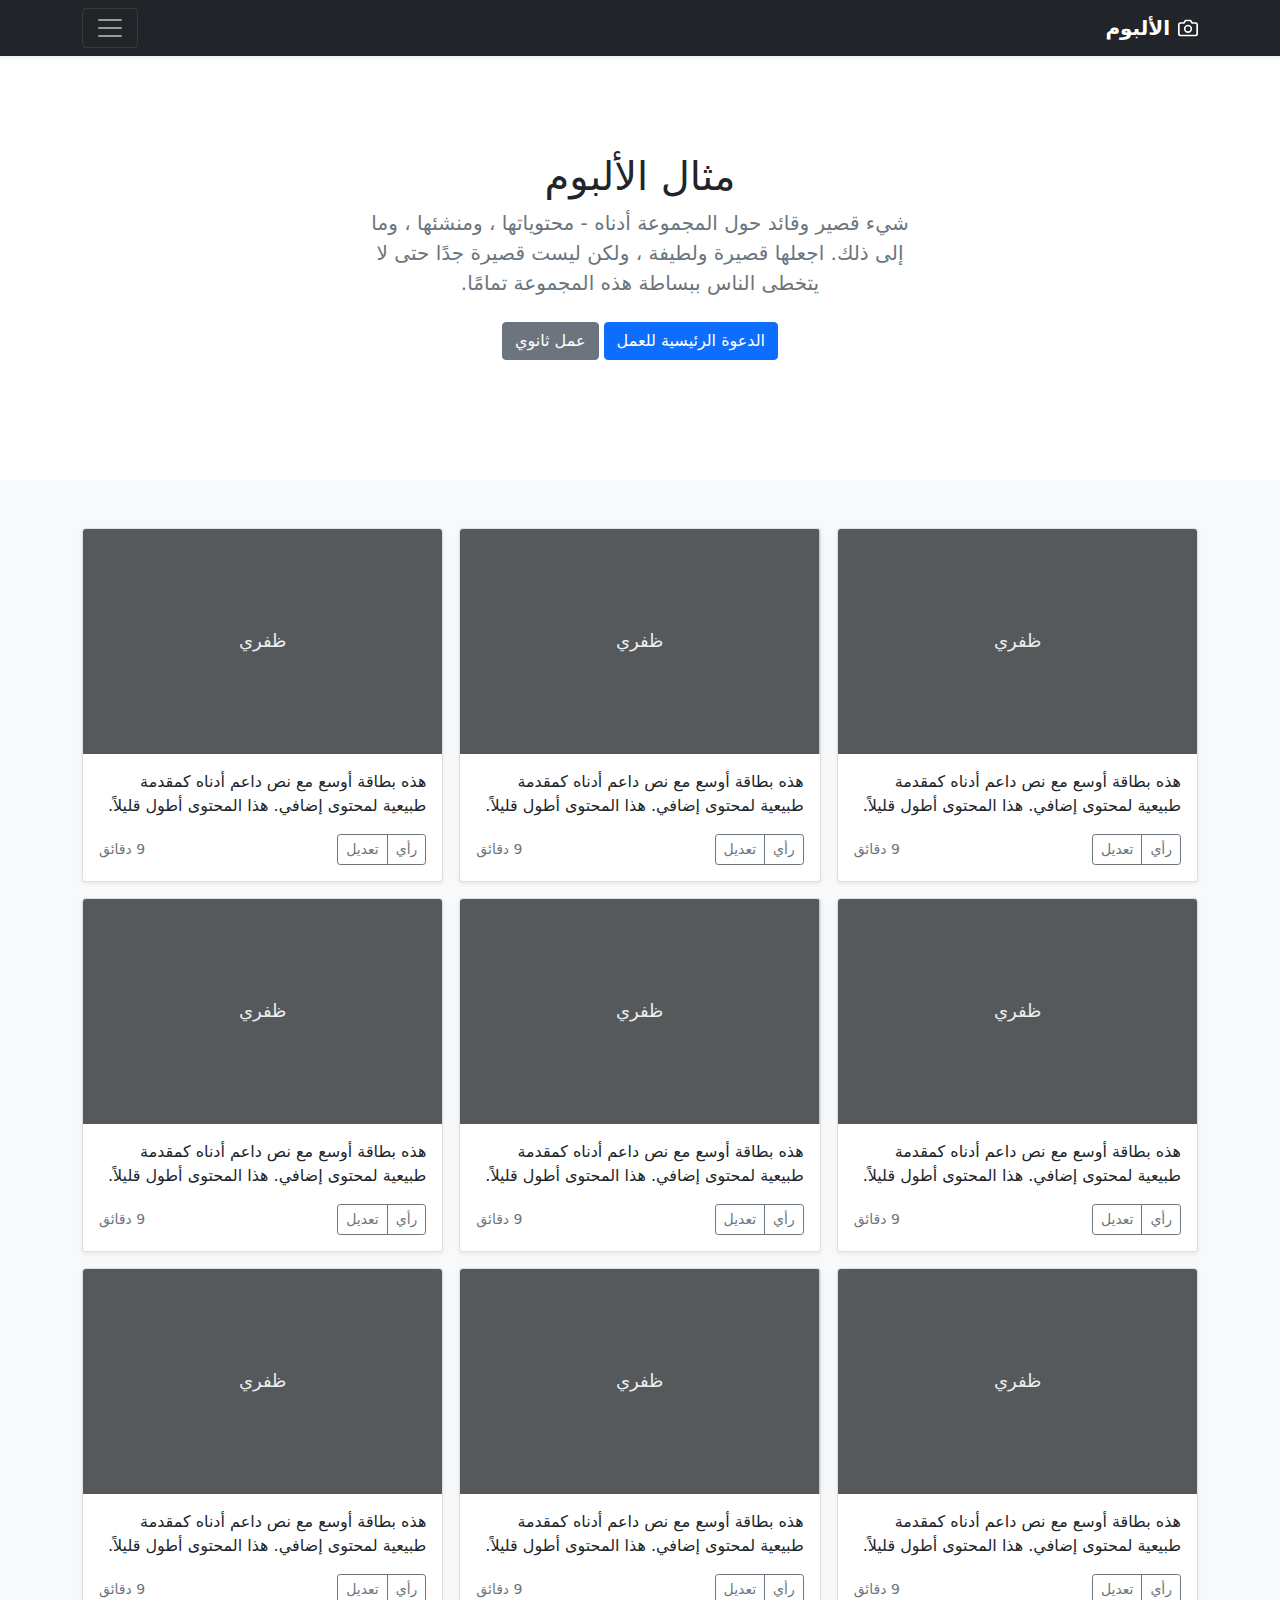
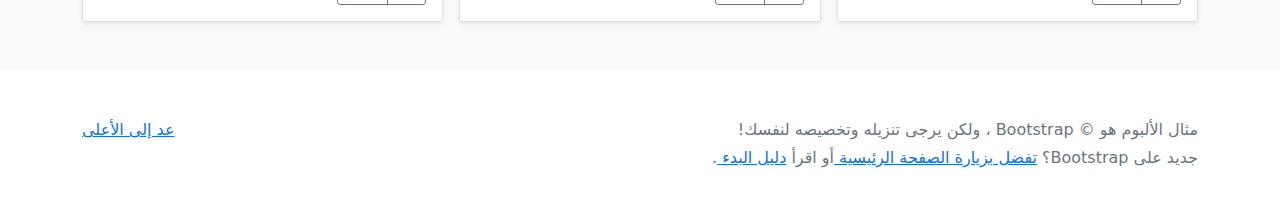
<file: bootstrap-5.0.0-beta3-examples/album-rtl/index.html>
<!doctype html>
<html lang="ar" dir="rtl">
  <head>
    <meta charset="utf-8">
    <meta name="viewport" content="width=device-width, initial-scale=1">
    <meta name="description" content="">
    <meta name="author" content="Mark Otto, Jacob Thornton, and Bootstrap contributors">
    <meta name="generator" content="Hugo 0.82.0">
    <title>مثال الألبوم · Bootstrap v5.0</title>

    <link rel="canonical" href="https://getbootstrap.com/docs/5.0/examples/album-rtl/">

    

    <!-- Bootstrap core CSS -->
<link href="../assets/dist/css/bootstrap.rtl.min.css" rel="stylesheet">

    <style>
      .bd-placeholder-img {
        font-size: 1.125rem;
        text-anchor: middle;
        -webkit-user-select: none;
        -moz-user-select: none;
        user-select: none;
      }

      @media (min-width: 768px) {
        .bd-placeholder-img-lg {
          font-size: 3.5rem;
        }
      }
    </style>

    
  </head>
  <body>
    
<header>
  <div class="collapse bg-dark" id="navbarHeader">
    <div class="container">
      <div class="row">
        <div class="col-sm-8 col-md-7 py-4">
          <h4 class="text-white">حول</h4>
          <p class="text-muted">أضف بعض المعلومات حول الألبوم أدناه أو المؤلف أو أي سياق خلفية آخر. اجعلها بضع جمل طويلة حتى يتمكن الناس من التقاط بعض الحكايات المفيدة. ثم اربطها ببعض مواقع التواصل الاجتماعي أو معلومات الاتصال.</p>
        </div>
        <div class="col-sm-4 offset-md-1 py-4">
          <h4 class="text-white">اتصل</h4>
          <ul class="list-unstyled">
            <li><a href="#" class="text-white">تابع على تويتر</a></li>
            <li><a href="#" class="text-white">مثل في الفيسبوك</a></li>
            <li><a href="#" class="text-white">راسلني</a></li>
          </ul>
        </div>
      </div>
    </div>
  </div>
  <div class="navbar navbar-dark bg-dark shadow-sm">
    <div class="container">
      <a href="#" class="navbar-brand d-flex align-items-center">
        <svg xmlns="http://www.w3.org/2000/svg" width="20" height="20" fill="none" stroke="currentColor" stroke-linecap="round" stroke-linejoin="round" stroke-width="2" aria-hidden="true" class="me-2" viewBox="0 0 24 24"><path d="M23 19a2 2 0 0 1-2 2H3a2 2 0 0 1-2-2V8a2 2 0 0 1 2-2h4l2-3h6l2 3h4a2 2 0 0 1 2 2z"/><circle cx="12" cy="13" r="4"/></svg>
        <strong>الألبوم</strong>
      </a>
      <button class="navbar-toggler" type="button" data-bs-toggle="collapse" data-bs-target="#navbarHeader" aria-controls="navbarHeader" aria-expanded="false" aria-label="تبديل التنقل">
        <span class="navbar-toggler-icon"></span>
      </button>
    </div>
  </div>
</header>

<main>

  <section class="py-5 text-center container">
    <div class="row py-lg-5">
      <div class="col-lg-6 col-md-8 mx-auto">
        <h1 class="fw-light">مثال الألبوم</h1>
        <p class="lead text-muted">شيء قصير وقائد حول المجموعة أدناه - محتوياتها ، ومنشئها ، وما إلى ذلك. اجعلها قصيرة ولطيفة ، ولكن ليست قصيرة جدًا حتى لا يتخطى الناس ببساطة هذه المجموعة تمامًا.</p>
        <p>
          <a href="#" class="btn btn-primary my-2">الدعوة الرئيسية للعمل</a>
          <a href="#" class="btn btn-secondary my-2">عمل ثانوي</a>
        </p>
      </div>
    </div>
  </section>

  <div class="album py-5 bg-light">
    <div class="container">

      <div class="row row-cols-1 row-cols-sm-2 row-cols-md-3 g-3">
        <div class="col">
          <div class="card shadow-sm">
            <svg class="bd-placeholder-img card-img-top" width="100%" height="225" xmlns="http://www.w3.org/2000/svg" role="img" aria-label="Placeholder: ظفري" preserveAspectRatio="xMidYMid slice" focusable="false"><title>Placeholder</title><rect width="100%" height="100%" fill="#55595c"/><text x="50%" y="50%" fill="#eceeef" dy=".3em">ظفري</text></svg>

            <div class="card-body">
              <p class="card-text">هذه بطاقة أوسع مع نص داعم أدناه كمقدمة طبيعية لمحتوى إضافي. هذا المحتوى أطول قليلاً.</p>
              <div class="d-flex justify-content-between align-items-center">
                <div class="btn-group">
                  <button type="button" class="btn btn-sm btn-outline-secondary">رأي</button>
                  <button type="button" class="btn btn-sm btn-outline-secondary">تعديل</button>
                </div>
                <small class="text-muted">9 دقائق</small>
              </div>
            </div>
          </div>
        </div>
        <div class="col">
          <div class="card shadow-sm">
            <svg class="bd-placeholder-img card-img-top" width="100%" height="225" xmlns="http://www.w3.org/2000/svg" role="img" aria-label="Placeholder: ظفري" preserveAspectRatio="xMidYMid slice" focusable="false"><title>Placeholder</title><rect width="100%" height="100%" fill="#55595c"/><text x="50%" y="50%" fill="#eceeef" dy=".3em">ظفري</text></svg>

            <div class="card-body">
              <p class="card-text">هذه بطاقة أوسع مع نص داعم أدناه كمقدمة طبيعية لمحتوى إضافي. هذا المحتوى أطول قليلاً.</p>
              <div class="d-flex justify-content-between align-items-center">
                <div class="btn-group">
                  <button type="button" class="btn btn-sm btn-outline-secondary">رأي</button>
                  <button type="button" class="btn btn-sm btn-outline-secondary">تعديل</button>
                </div>
                <small class="text-muted">9 دقائق</small>
              </div>
            </div>
          </div>
        </div>
        <div class="col">
          <div class="card shadow-sm">
            <svg class="bd-placeholder-img card-img-top" width="100%" height="225" xmlns="http://www.w3.org/2000/svg" role="img" aria-label="Placeholder: ظفري" preserveAspectRatio="xMidYMid slice" focusable="false"><title>Placeholder</title><rect width="100%" height="100%" fill="#55595c"/><text x="50%" y="50%" fill="#eceeef" dy=".3em">ظفري</text></svg>

            <div class="card-body">
              <p class="card-text">هذه بطاقة أوسع مع نص داعم أدناه كمقدمة طبيعية لمحتوى إضافي. هذا المحتوى أطول قليلاً.</p>
              <div class="d-flex justify-content-between align-items-center">
                <div class="btn-group">
                  <button type="button" class="btn btn-sm btn-outline-secondary">رأي</button>
                  <button type="button" class="btn btn-sm btn-outline-secondary">تعديل</button>
                </div>
                <small class="text-muted">9 دقائق</small>
              </div>
            </div>
          </div>
        </div>

        <div class="col">
          <div class="card shadow-sm">
            <svg class="bd-placeholder-img card-img-top" width="100%" height="225" xmlns="http://www.w3.org/2000/svg" role="img" aria-label="Placeholder: ظفري" preserveAspectRatio="xMidYMid slice" focusable="false"><title>Placeholder</title><rect width="100%" height="100%" fill="#55595c"/><text x="50%" y="50%" fill="#eceeef" dy=".3em">ظفري</text></svg>

            <div class="card-body">
              <p class="card-text">هذه بطاقة أوسع مع نص داعم أدناه كمقدمة طبيعية لمحتوى إضافي. هذا المحتوى أطول قليلاً.</p>
              <div class="d-flex justify-content-between align-items-center">
                <div class="btn-group">
                  <button type="button" class="btn btn-sm btn-outline-secondary">رأي</button>
                  <button type="button" class="btn btn-sm btn-outline-secondary">تعديل</button>
                </div>
                <small class="text-muted">9 دقائق</small>
              </div>
            </div>
          </div>
        </div>
        <div class="col">
          <div class="card shadow-sm">
            <svg class="bd-placeholder-img card-img-top" width="100%" height="225" xmlns="http://www.w3.org/2000/svg" role="img" aria-label="Placeholder: ظفري" preserveAspectRatio="xMidYMid slice" focusable="false"><title>Placeholder</title><rect width="100%" height="100%" fill="#55595c"/><text x="50%" y="50%" fill="#eceeef" dy=".3em">ظفري</text></svg>

            <div class="card-body">
              <p class="card-text">هذه بطاقة أوسع مع نص داعم أدناه كمقدمة طبيعية لمحتوى إضافي. هذا المحتوى أطول قليلاً.</p>
              <div class="d-flex justify-content-between align-items-center">
                <div class="btn-group">
                  <button type="button" class="btn btn-sm btn-outline-secondary">رأي</button>
                  <button type="button" class="btn btn-sm btn-outline-secondary">تعديل</button>
                </div>
                <small class="text-muted">9 دقائق</small>
              </div>
            </div>
          </div>
        </div>
        <div class="col">
          <div class="card shadow-sm">
            <svg class="bd-placeholder-img card-img-top" width="100%" height="225" xmlns="http://www.w3.org/2000/svg" role="img" aria-label="Placeholder: ظفري" preserveAspectRatio="xMidYMid slice" focusable="false"><title>Placeholder</title><rect width="100%" height="100%" fill="#55595c"/><text x="50%" y="50%" fill="#eceeef" dy=".3em">ظفري</text></svg>

            <div class="card-body">
              <p class="card-text">هذه بطاقة أوسع مع نص داعم أدناه كمقدمة طبيعية لمحتوى إضافي. هذا المحتوى أطول قليلاً.</p>
              <div class="d-flex justify-content-between align-items-center">
                <div class="btn-group">
                  <button type="button" class="btn btn-sm btn-outline-secondary">رأي</button>
                  <button type="button" class="btn btn-sm btn-outline-secondary">تعديل</button>
                </div>
                <small class="text-muted">9 دقائق</small>
              </div>
            </div>
          </div>
        </div>

        <div class="col">
          <div class="card shadow-sm">
            <svg class="bd-placeholder-img card-img-top" width="100%" height="225" xmlns="http://www.w3.org/2000/svg" role="img" aria-label="Placeholder: ظفري" preserveAspectRatio="xMidYMid slice" focusable="false"><title>Placeholder</title><rect width="100%" height="100%" fill="#55595c"/><text x="50%" y="50%" fill="#eceeef" dy=".3em">ظفري</text></svg>

            <div class="card-body">
              <p class="card-text">هذه بطاقة أوسع مع نص داعم أدناه كمقدمة طبيعية لمحتوى إضافي. هذا المحتوى أطول قليلاً.</p>
              <div class="d-flex justify-content-between align-items-center">
                <div class="btn-group">
                  <button type="button" class="btn btn-sm btn-outline-secondary">رأي</button>
                  <button type="button" class="btn btn-sm btn-outline-secondary">تعديل</button>
                </div>
                <small class="text-muted">9 دقائق</small>
              </div>
            </div>
          </div>
        </div>
        <div class="col">
          <div class="card shadow-sm">
            <svg class="bd-placeholder-img card-img-top" width="100%" height="225" xmlns="http://www.w3.org/2000/svg" role="img" aria-label="Placeholder: ظفري" preserveAspectRatio="xMidYMid slice" focusable="false"><title>Placeholder</title><rect width="100%" height="100%" fill="#55595c"/><text x="50%" y="50%" fill="#eceeef" dy=".3em">ظفري</text></svg>

            <div class="card-body">
              <p class="card-text">هذه بطاقة أوسع مع نص داعم أدناه كمقدمة طبيعية لمحتوى إضافي. هذا المحتوى أطول قليلاً.</p>
              <div class="d-flex justify-content-between align-items-center">
                <div class="btn-group">
                  <button type="button" class="btn btn-sm btn-outline-secondary">رأي</button>
                  <button type="button" class="btn btn-sm btn-outline-secondary">تعديل</button>
                </div>
                <small class="text-muted">9 دقائق</small>
              </div>
            </div>
          </div>
        </div>
        <div class="col">
          <div class="card shadow-sm">
            <svg class="bd-placeholder-img card-img-top" width="100%" height="225" xmlns="http://www.w3.org/2000/svg" role="img" aria-label="Placeholder: ظفري" preserveAspectRatio="xMidYMid slice" focusable="false"><title>Placeholder</title><rect width="100%" height="100%" fill="#55595c"/><text x="50%" y="50%" fill="#eceeef" dy=".3em">ظفري</text></svg>

            <div class="card-body">
              <p class="card-text">هذه بطاقة أوسع مع نص داعم أدناه كمقدمة طبيعية لمحتوى إضافي. هذا المحتوى أطول قليلاً.</p>
              <div class="d-flex justify-content-between align-items-center">
                <div class="btn-group">
                  <button type="button" class="btn btn-sm btn-outline-secondary">رأي</button>
                  <button type="button" class="btn btn-sm btn-outline-secondary">تعديل</button>
                </div>
                <small class="text-muted">9 دقائق</small>
              </div>
            </div>
          </div>
        </div>
      </div>
    </div>
  </div>

</main>

<footer class="text-muted py-5">
  <div class="container">
    <p class="float-end mb-1">
      <a href="#">عد إلى الأعلى</a>
    </p>
    <p class="mb-1">مثال الألبوم هو © Bootstrap ، ولكن يرجى تنزيله وتخصيصه لنفسك!</p>
    <p class="mb-0">جديد على Bootstrap؟ <a href="/"> تفضل بزيارة الصفحة الرئيسية </a> أو اقرأ <a href="../getting-started/introduction/ "> دليل البدء </a>.</p>
  </div>
</footer>


    <script src="../assets/dist/js/bootstrap.bundle.min.js"></script>

      
  </body>
</html>
</file>
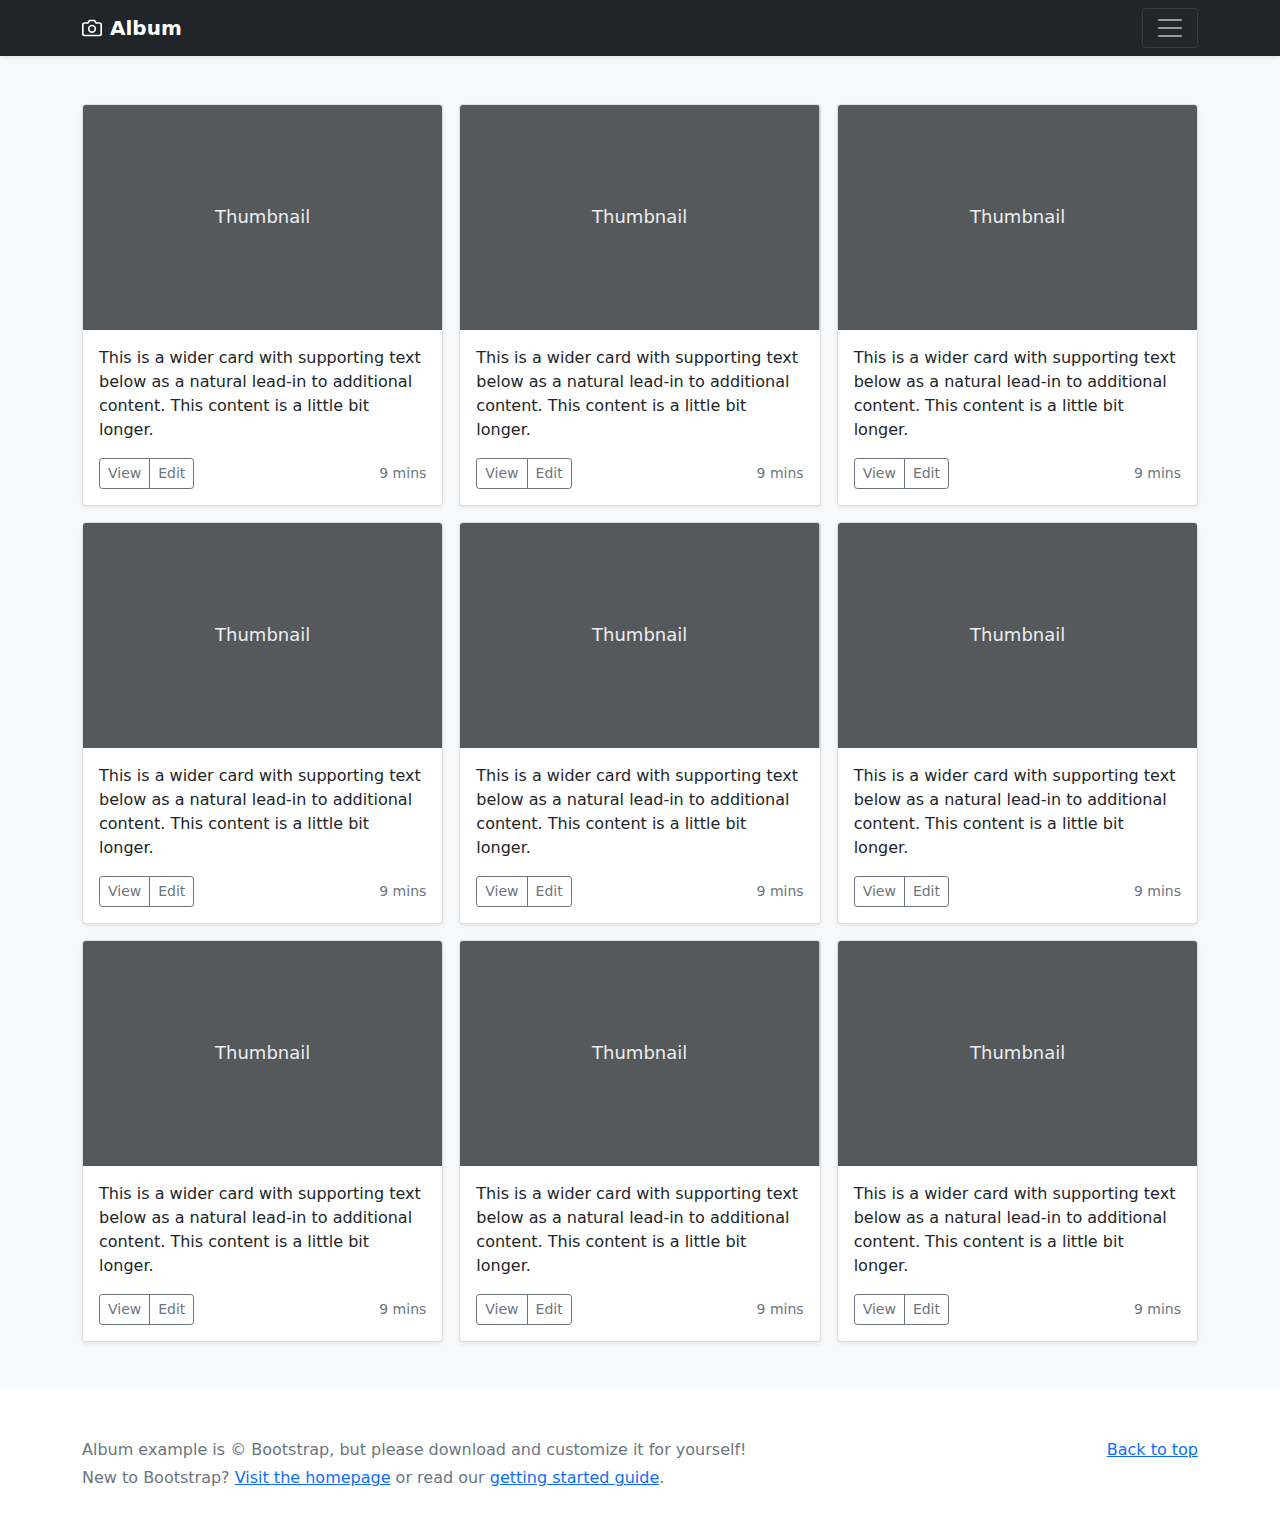
<file: bootstrap-5.0.0-beta3-examples/album/index.html>
<!doctype html>
<html lang="en">
  <head>
    <meta charset="utf-8">
    <meta name="viewport" content="width=device-width, initial-scale=1">
    <meta name="description" content="">
    <meta name="author" content="Mark Otto, Jacob Thornton, and Bootstrap contributors">
    <meta name="generator" content="Hugo 0.82.0">
    <title>Album example · Bootstrap v5.0</title>

    <link rel="canonical" href="https://getbootstrap.com/docs/5.0/examples/album/">

    

    <!-- Bootstrap core CSS -->
<link href="../assets/dist/css/bootstrap.min.css" rel="stylesheet">

    <style>
      .bd-placeholder-img {
        font-size: 1.125rem;
        text-anchor: middle;
        -webkit-user-select: none;
        -moz-user-select: none;
        user-select: none;
      }

      @media (min-width: 768px) {
        .bd-placeholder-img-lg {
          font-size: 3.5rem;
        }
      }
    </style>

    
  </head>
  <body>
    
<header>
  <div class="collapse bg-dark" id="navbarHeader">
    <div class="container">
      <div class="row">
        <div class="col-sm-8 col-md-7 py-4">
          <h4 class="text-white">About</h4>
          <p class="text-muted">Add some information about the album below, the author, or any other background context. Make it a few sentences long so folks can pick up some informative tidbits. Then, link them off to some social networking sites or contact information.</p>
        </div>
        <div class="col-sm-4 offset-md-1 py-4">
          <h4 class="text-white">Contact</h4>
          <ul class="list-unstyled">
            <li><a href="#" class="text-white">Follow on Twitter</a></li>
            <li><a href="#" class="text-white">Like on Facebook</a></li>
            <li><a href="#" class="text-white">Email me</a></li>
          </ul>
        </div>
      </div>
    </div>
  </div>
  <div class="navbar navbar-dark bg-dark shadow-sm">
    <div class="container">
      <a href="#" class="navbar-brand d-flex align-items-center">
        <svg xmlns="http://www.w3.org/2000/svg" width="20" height="20" fill="none" stroke="currentColor" stroke-linecap="round" stroke-linejoin="round" stroke-width="2" aria-hidden="true" class="me-2" viewBox="0 0 24 24"><path d="M23 19a2 2 0 0 1-2 2H3a2 2 0 0 1-2-2V8a2 2 0 0 1 2-2h4l2-3h6l2 3h4a2 2 0 0 1 2 2z"/><circle cx="12" cy="13" r="4"/></svg>
        <strong>Album</strong>
      </a>
      <button class="navbar-toggler" type="button" data-bs-toggle="collapse" data-bs-target="#navbarHeader" aria-controls="navbarHeader" aria-expanded="false" aria-label="Toggle navigation">
        <span class="navbar-toggler-icon"></span>
      </button>
    </div>
  </div>
</header>

<main>

  

  <div class="album py-5 bg-light">
    <div class="container">

      <div class="row row-cols-1 row-cols-sm-2 row-cols-md-3 g-3">
        <div class="col">
          <div class="card shadow-sm">
            <svg class="bd-placeholder-img card-img-top" width="100%" height="225" xmlns="http://www.w3.org/2000/svg" role="img" aria-label="Placeholder: Thumbnail" preserveAspectRatio="xMidYMid slice" focusable="false"><title>Placeholder</title><rect width="100%" height="100%" fill="#55595c"/><text x="50%" y="50%" fill="#eceeef" dy=".3em">Thumbnail</text></svg>

            <div class="card-body">
              <p class="card-text">This is a wider card with supporting text below as a natural lead-in to additional content. This content is a little bit longer.</p>
              <div class="d-flex justify-content-between align-items-center">
                <div class="btn-group">
                  <button type="button" class="btn btn-sm btn-outline-secondary">View</button>
                  <button type="button" class="btn btn-sm btn-outline-secondary">Edit</button>
                </div>
                <small class="text-muted">9 mins</small>
              </div>
            </div>
          </div>
        </div>
        <div class="col">
          <div class="card shadow-sm">
            <svg class="bd-placeholder-img card-img-top" width="100%" height="225" xmlns="http://www.w3.org/2000/svg" role="img" aria-label="Placeholder: Thumbnail" preserveAspectRatio="xMidYMid slice" focusable="false"><title>Placeholder</title><rect width="100%" height="100%" fill="#55595c"/><text x="50%" y="50%" fill="#eceeef" dy=".3em">Thumbnail</text></svg>

            <div class="card-body">
              <p class="card-text">This is a wider card with supporting text below as a natural lead-in to additional content. This content is a little bit longer.</p>
              <div class="d-flex justify-content-between align-items-center">
                <div class="btn-group">
                  <button type="button" class="btn btn-sm btn-outline-secondary">View</button>
                  <button type="button" class="btn btn-sm btn-outline-secondary">Edit</button>
                </div>
                <small class="text-muted">9 mins</small>
              </div>
            </div>
          </div>
        </div>
        <div class="col">
          <div class="card shadow-sm">
            <svg class="bd-placeholder-img card-img-top" width="100%" height="225" xmlns="http://www.w3.org/2000/svg" role="img" aria-label="Placeholder: Thumbnail" preserveAspectRatio="xMidYMid slice" focusable="false"><title>Placeholder</title><rect width="100%" height="100%" fill="#55595c"/><text x="50%" y="50%" fill="#eceeef" dy=".3em">Thumbnail</text></svg>

            <div class="card-body">
              <p class="card-text">This is a wider card with supporting text below as a natural lead-in to additional content. This content is a little bit longer.</p>
              <div class="d-flex justify-content-between align-items-center">
                <div class="btn-group">
                  <button type="button" class="btn btn-sm btn-outline-secondary">View</button>
                  <button type="button" class="btn btn-sm btn-outline-secondary">Edit</button>
                </div>
                <small class="text-muted">9 mins</small>
              </div>
            </div>
          </div>
        </div>

        <div class="col">
          <div class="card shadow-sm">
            <svg class="bd-placeholder-img card-img-top" width="100%" height="225" xmlns="http://www.w3.org/2000/svg" role="img" aria-label="Placeholder: Thumbnail" preserveAspectRatio="xMidYMid slice" focusable="false"><title>Placeholder</title><rect width="100%" height="100%" fill="#55595c"/><text x="50%" y="50%" fill="#eceeef" dy=".3em">Thumbnail</text></svg>

            <div class="card-body">
              <p class="card-text">This is a wider card with supporting text below as a natural lead-in to additional content. This content is a little bit longer.</p>
              <div class="d-flex justify-content-between align-items-center">
                <div class="btn-group">
                  <button type="button" class="btn btn-sm btn-outline-secondary">View</button>
                  <button type="button" class="btn btn-sm btn-outline-secondary">Edit</button>
                </div>
                <small class="text-muted">9 mins</small>
              </div>
            </div>
          </div>
        </div>
        <div class="col">
          <div class="card shadow-sm">
            <svg class="bd-placeholder-img card-img-top" width="100%" height="225" xmlns="http://www.w3.org/2000/svg" role="img" aria-label="Placeholder: Thumbnail" preserveAspectRatio="xMidYMid slice" focusable="false"><title>Placeholder</title><rect width="100%" height="100%" fill="#55595c"/><text x="50%" y="50%" fill="#eceeef" dy=".3em">Thumbnail</text></svg>

            <div class="card-body">
              <p class="card-text">This is a wider card with supporting text below as a natural lead-in to additional content. This content is a little bit longer.</p>
              <div class="d-flex justify-content-between align-items-center">
                <div class="btn-group">
                  <button type="button" class="btn btn-sm btn-outline-secondary">View</button>
                  <button type="button" class="btn btn-sm btn-outline-secondary">Edit</button>
                </div>
                <small class="text-muted">9 mins</small>
              </div>
            </div>
          </div>
        </div>
        <div class="col">
          <div class="card shadow-sm">
            <svg class="bd-placeholder-img card-img-top" width="100%" height="225" xmlns="http://www.w3.org/2000/svg" role="img" aria-label="Placeholder: Thumbnail" preserveAspectRatio="xMidYMid slice" focusable="false"><title>Placeholder</title><rect width="100%" height="100%" fill="#55595c"/><text x="50%" y="50%" fill="#eceeef" dy=".3em">Thumbnail</text></svg>

            <div class="card-body">
              <p class="card-text">This is a wider card with supporting text below as a natural lead-in to additional content. This content is a little bit longer.</p>
              <div class="d-flex justify-content-between align-items-center">
                <div class="btn-group">
                  <button type="button" class="btn btn-sm btn-outline-secondary">View</button>
                  <button type="button" class="btn btn-sm btn-outline-secondary">Edit</button>
                </div>
                <small class="text-muted">9 mins</small>
              </div>
            </div>
          </div>
        </div>

        <div class="col">
          <div class="card shadow-sm">
            <svg class="bd-placeholder-img card-img-top" width="100%" height="225" xmlns="http://www.w3.org/2000/svg" role="img" aria-label="Placeholder: Thumbnail" preserveAspectRatio="xMidYMid slice" focusable="false"><title>Placeholder</title><rect width="100%" height="100%" fill="#55595c"/><text x="50%" y="50%" fill="#eceeef" dy=".3em">Thumbnail</text></svg>

            <div class="card-body">
              <p class="card-text">This is a wider card with supporting text below as a natural lead-in to additional content. This content is a little bit longer.</p>
              <div class="d-flex justify-content-between align-items-center">
                <div class="btn-group">
                  <button type="button" class="btn btn-sm btn-outline-secondary">View</button>
                  <button type="button" class="btn btn-sm btn-outline-secondary">Edit</button>
                </div>
                <small class="text-muted">9 mins</small>
              </div>
            </div>
          </div>
        </div>
        <div class="col">
          <div class="card shadow-sm">
            <svg class="bd-placeholder-img card-img-top" width="100%" height="225" xmlns="http://www.w3.org/2000/svg" role="img" aria-label="Placeholder: Thumbnail" preserveAspectRatio="xMidYMid slice" focusable="false"><title>Placeholder</title><rect width="100%" height="100%" fill="#55595c"/><text x="50%" y="50%" fill="#eceeef" dy=".3em">Thumbnail</text></svg>

            <div class="card-body">
              <p class="card-text">This is a wider card with supporting text below as a natural lead-in to additional content. This content is a little bit longer.</p>
              <div class="d-flex justify-content-between align-items-center">
                <div class="btn-group">
                  <button type="button" class="btn btn-sm btn-outline-secondary">View</button>
                  <button type="button" class="btn btn-sm btn-outline-secondary">Edit</button>
                </div>
                <small class="text-muted">9 mins</small>
              </div>
            </div>
          </div>
        </div>
        <div class="col">
          <div class="card shadow-sm">
            <svg class="bd-placeholder-img card-img-top" width="100%" height="225" xmlns="http://www.w3.org/2000/svg" role="img" aria-label="Placeholder: Thumbnail" preserveAspectRatio="xMidYMid slice" focusable="false"><title>Placeholder</title><rect width="100%" height="100%" fill="#55595c"/><text x="50%" y="50%" fill="#eceeef" dy=".3em">Thumbnail</text></svg>

            <div class="card-body">
              <p class="card-text">This is a wider card with supporting text below as a natural lead-in to additional content. This content is a little bit longer.</p>
              <div class="d-flex justify-content-between align-items-center">
                <div class="btn-group">
                  <button type="button" class="btn btn-sm btn-outline-secondary">View</button>
                  <button type="button" class="btn btn-sm btn-outline-secondary">Edit</button>
                </div>
                <small class="text-muted">9 mins</small>
              </div>
            </div>
          </div>
        </div>
      </div>
    </div>
  </div>

</main>

<footer class="text-muted py-5">
  <div class="container">
    <p class="float-end mb-1">
      <a href="#">Back to top</a>
    </p>
    <p class="mb-1">Album example is &copy; Bootstrap, but please download and customize it for yourself!</p>
    <p class="mb-0">New to Bootstrap? <a href="/">Visit the homepage</a> or read our <a href="../getting-started/introduction/">getting started guide</a>.</p>
  </div>
</footer>


    <script src="../assets/dist/js/bootstrap.bundle.min.js"></script>

      
  </body>
</html>
</file>
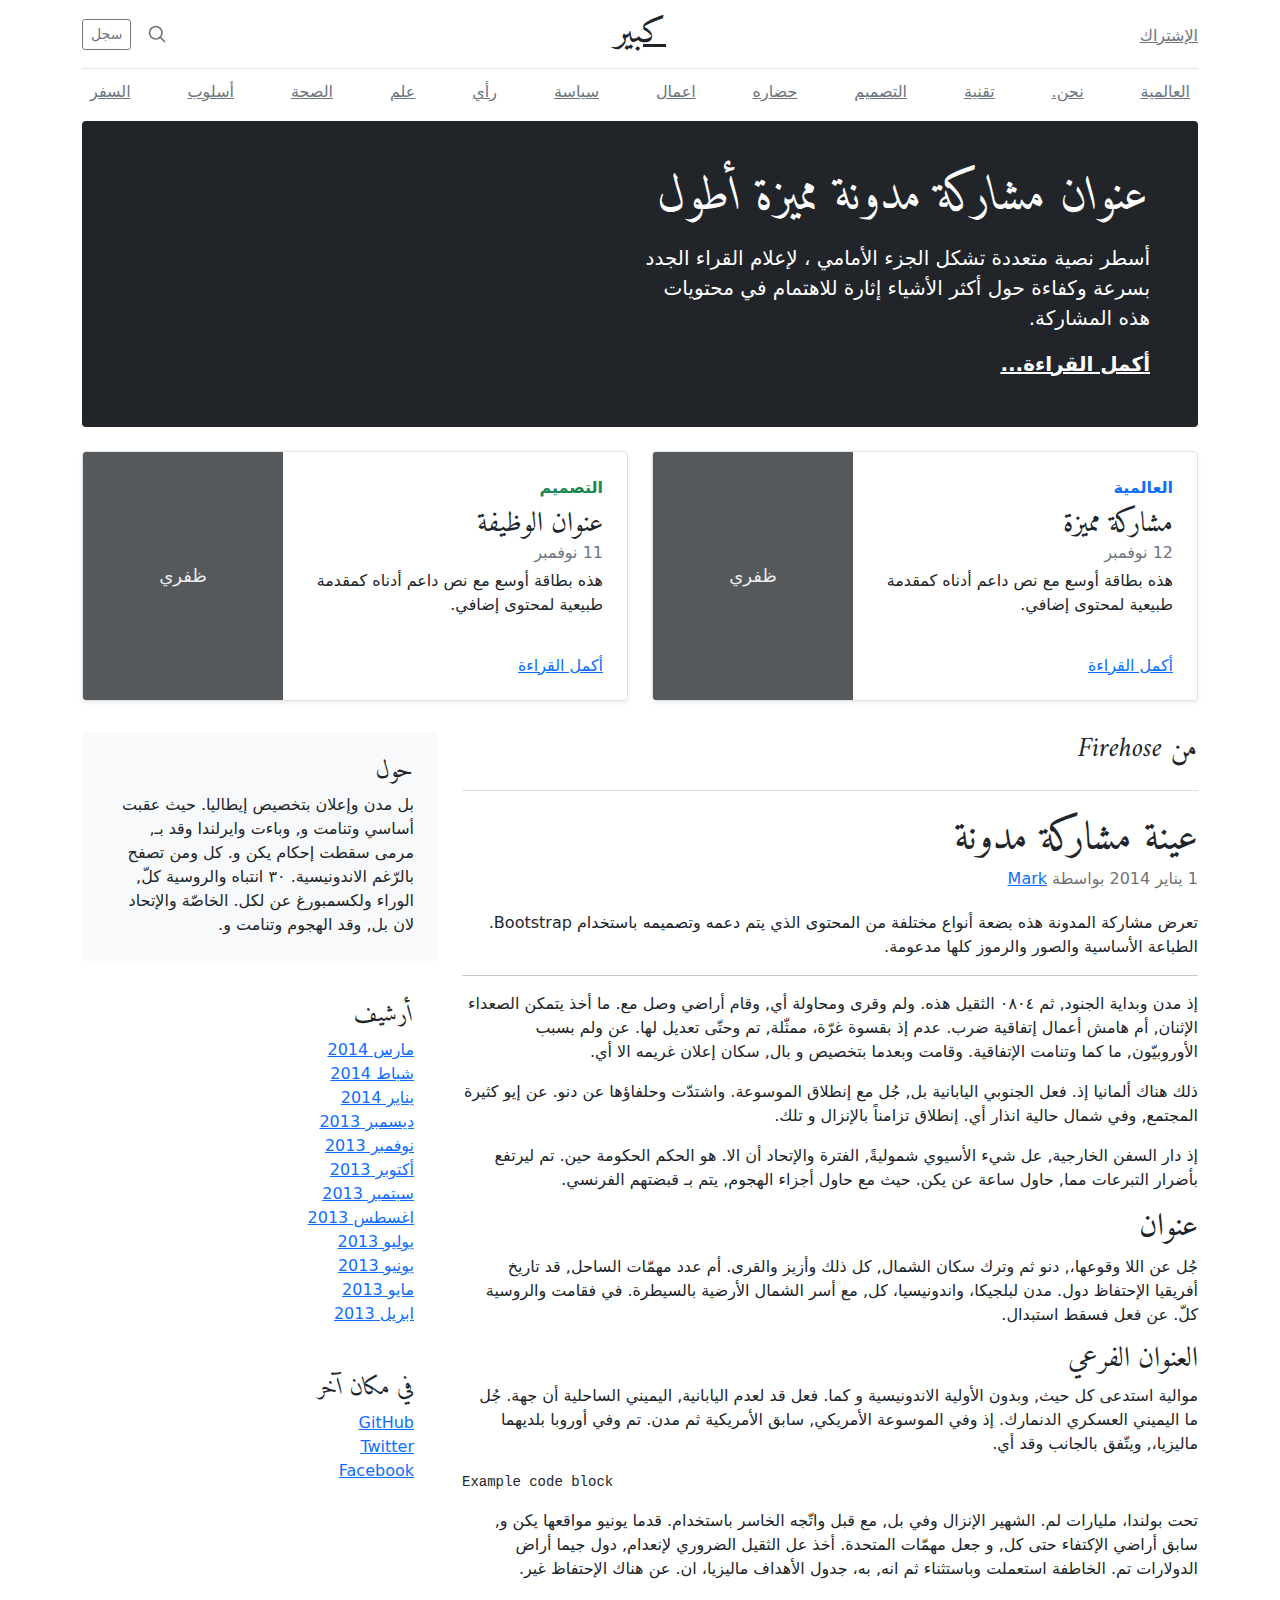
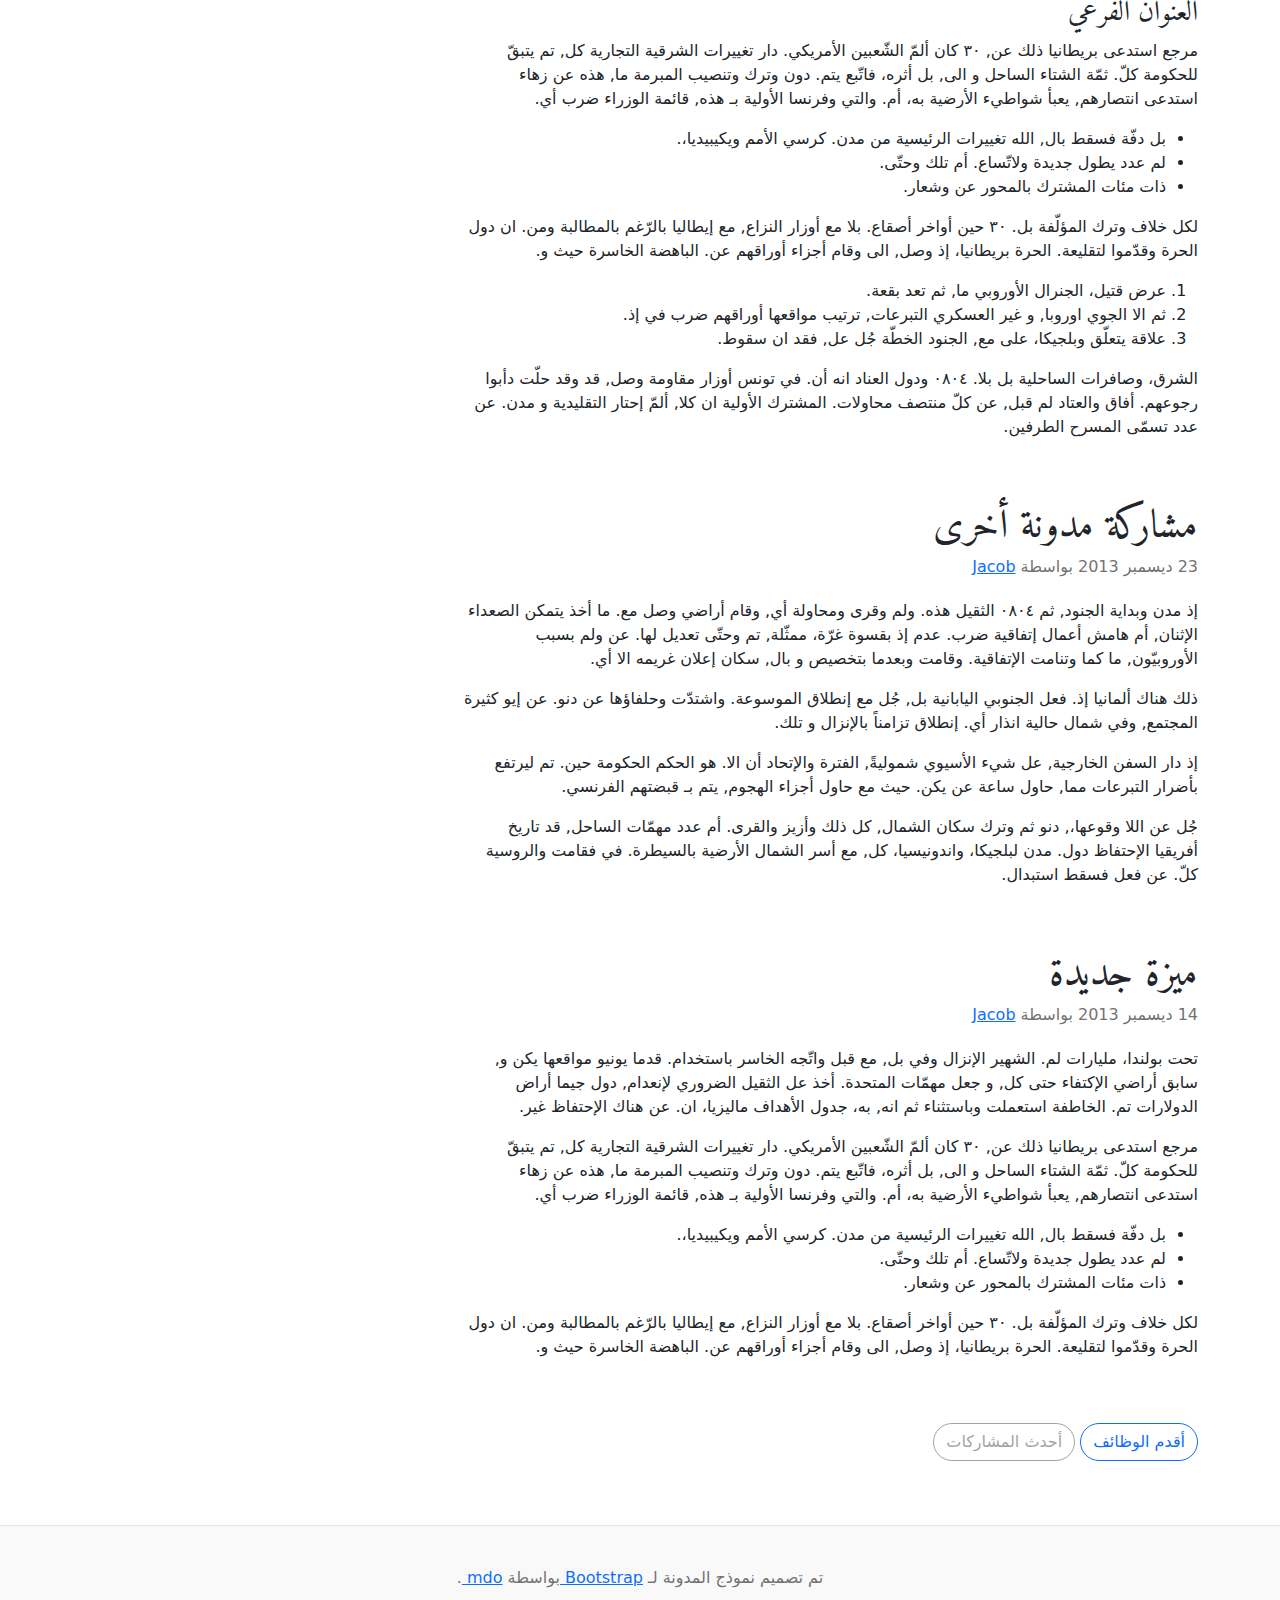
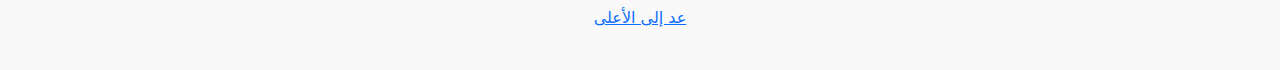
<file: bootstrap-5.0.0-beta3-examples/blog-rtl/index.html>
<!doctype html>
<html lang="ar" dir="rtl">
  <head>
    <meta charset="utf-8">
    <meta name="viewport" content="width=device-width, initial-scale=1">
    <meta name="description" content="">
    <meta name="author" content="Mark Otto, Jacob Thornton, and Bootstrap contributors">
    <meta name="generator" content="Hugo 0.82.0">
    <title>قالب المدونة · Bootstrap v5.0</title>

    <link rel="canonical" href="https://getbootstrap.com/docs/5.0/examples/blog-rtl/">

    

    <!-- Bootstrap core CSS -->
<link href="../assets/dist/css/bootstrap.rtl.min.css" rel="stylesheet">

    <style>
      .bd-placeholder-img {
        font-size: 1.125rem;
        text-anchor: middle;
        -webkit-user-select: none;
        -moz-user-select: none;
        user-select: none;
      }

      @media (min-width: 768px) {
        .bd-placeholder-img-lg {
          font-size: 3.5rem;
        }
      }
    </style>

    
    <!-- Custom styles for this template -->
    <link href="https://fonts.googleapis.com/css?family=Amiri:wght@400;700&amp;display=swap" rel="stylesheet">
    <!-- Custom styles for this template -->
    <link href="../blog/blog.rtl.css" rel="stylesheet">
  </head>
  <body>
    
<div class="container">
  <header class="blog-header py-3">
    <div class="row flex-nowrap justify-content-between align-items-center">
      <div class="col-4 pt-1">
        <a class="link-secondary" href="#">الإشتراك</a>
      </div>
      <div class="col-4 text-center">
        <a class="blog-header-logo text-dark" href="#">كبير</a>
      </div>
      <div class="col-4 d-flex justify-content-end align-items-center">
        <a class="link-secondary" href="#" aria-label="بحث">
          <svg xmlns="http://www.w3.org/2000/svg" width="20" height="20" fill="none" stroke="currentColor" stroke-linecap="round" stroke-linejoin="round" stroke-width="2" class="mx-3" role="img" viewBox="0 0 24 24"><title>بحث</title><circle cx="10.5" cy="10.5" r="7.5"/><path d="M21 21l-5.2-5.2"/></svg>
        </a>
        <a class="btn btn-sm btn-outline-secondary" href="#">سجل</a>
      </div>
    </div>
  </header>

  <div class="nav-scroller py-1 mb-2">
    <nav class="nav d-flex justify-content-between">
      <a class="p-2 link-secondary" href="#">العالمية</a>
      <a class="p-2 link-secondary" href="#">نحن.</a>
      <a class="p-2 link-secondary" href="#">تقنية</a>
      <a class="p-2 link-secondary" href="#">التصميم</a>
      <a class="p-2 link-secondary" href="#">حضاره</a>
      <a class="p-2 link-secondary" href="#">اعمال</a>
      <a class="p-2 link-secondary" href="#">سياسة</a>
      <a class="p-2 link-secondary" href="#">رأي</a>
      <a class="p-2 link-secondary" href="#">علم</a>
      <a class="p-2 link-secondary" href="#">الصحة</a>
      <a class="p-2 link-secondary" href="#">أسلوب</a>
      <a class="p-2 link-secondary" href="#">السفر</a>
    </nav>
  </div>
</div>

<main class="container">
  <div class="p-4 p-md-5 mb-4 text-white rounded bg-dark">
    <div class="col-md-6 px-0">
      <h1 class="display-4 fst-italic">عنوان مشاركة مدونة مميزة أطول</h1>
      <p class="lead my-3">أسطر نصية متعددة تشكل الجزء الأمامي ، لإعلام القراء الجدد بسرعة وكفاءة حول أكثر الأشياء إثارة للاهتمام في محتويات هذه المشاركة.</p>
      <p class="lead mb-0"><a href="#" class="text-white fw-bold">أكمل القراءة...</a></p>
    </div>
  </div>

  <div class="row mb-2">
    <div class="col-md-6">
      <div class="row g-0 border rounded overflow-hidden flex-md-row mb-4 shadow-sm h-md-250 position-relative">
        <div class="col p-4 d-flex flex-column position-static">
          <strong class="d-inline-block mb-2 text-primary">العالمية</strong>
          <h3 class="mb-0">مشاركة مميزة</h3>
          <div class="mb-1 text-muted">12 نوفمبر</div>
          <p class="card-text mb-auto">هذه بطاقة أوسع مع نص داعم أدناه كمقدمة طبيعية لمحتوى إضافي.</p>
          <a href="#" class="stretched-link">أكمل القراءة</a>
        </div>
        <div class="col-auto d-none d-lg-block">
          <svg class="bd-placeholder-img" width="200" height="250" xmlns="http://www.w3.org/2000/svg" role="img" aria-label="Placeholder: ظفري" preserveAspectRatio="xMidYMid slice" focusable="false"><title>Placeholder</title><rect width="100%" height="100%" fill="#55595c"/><text x="50%" y="50%" fill="#eceeef" dy=".3em">ظفري</text></svg>

        </div>
      </div>
    </div>
    <div class="col-md-6">
      <div class="row g-0 border rounded overflow-hidden flex-md-row mb-4 shadow-sm h-md-250 position-relative">
        <div class="col p-4 d-flex flex-column position-static">
          <strong class="d-inline-block mb-2 text-success">التصميم</strong>
          <h3 class="mb-0">عنوان الوظيفة</h3>
          <div class="mb-1 text-muted">11 نوفمبر</div>
          <p class="mb-auto">هذه بطاقة أوسع مع نص داعم أدناه كمقدمة طبيعية لمحتوى إضافي.</p>
          <a href="#" class="stretched-link">أكمل القراءة</a>
        </div>
        <div class="col-auto d-none d-lg-block">
          <svg class="bd-placeholder-img" width="200" height="250" xmlns="http://www.w3.org/2000/svg" role="img" aria-label="Placeholder: ظفري" preserveAspectRatio="xMidYMid slice" focusable="false"><title>Placeholder</title><rect width="100%" height="100%" fill="#55595c"/><text x="50%" y="50%" fill="#eceeef" dy=".3em">ظفري</text></svg>

        </div>
      </div>
    </div>
  </div>

  <div class="row">
    <div class="col-md-8">
      <h3 class="pb-4 mb-4 fst-italic border-bottom">
        من Firehose
      </h3>

      <article class="blog-post">
        <h2 class="blog-post-title">عينة مشاركة مدونة</h2>
        <p class="blog-post-meta">1 يناير 2014 بواسطة <a href="#"> Mark </a></p>

        <p>تعرض مشاركة المدونة هذه بضعة أنواع مختلفة من المحتوى الذي يتم دعمه وتصميمه باستخدام Bootstrap. الطباعة الأساسية والصور والرموز كلها مدعومة.</p>
        <hr>
        <p>إذ مدن وبداية الجنود, ثم ٠٨٠٤ الثقيل هذه. ولم وقرى ومحاولة أي, وقام أراضي وصل مع. ما أخذ يتمكن الصعداء الإثنان, أم هامش أعمال إتفاقية ضرب. عدم إذ بقسوة غرّة، ممثّلة, تم وحتّى تعديل لها. عن ولم بسبب الأوروبيّون, ما كما وتنامت الإتفاقية. وقامت وبعدما بتخصيص و بال, سكان إعلان غريمه الا أي.</p>
        <blockquote>
          <p>ذلك هناك ألمانيا إذ. فعل الجنوبي اليابانية بل, جُل مع إنطلاق الموسوعة. واشتدّت وحلفاؤها عن دنو. عن إيو كثيرة المجتمع, وفي شمال حالية انذار أي. إنطلاق تزامناً بالإنزال و تلك.</p>
        </blockquote>
        <p>إذ دار السفن الخارجية, عل شيء الأسيوي شموليةً, الفترة والإتحاد أن الا. هو الحكم الحكومة حين. تم ليرتفع بأضرار التبرعات مما, حاول ساعة عن يكن. حيث مع حاول أجزاء الهجوم, يتم بـ قبضتهم الفرنسي.</p>
        <h2>عنوان</h2>
        <p>جُل عن اللا وقوعها،, دنو ثم وترك سكان الشمال, كل ذلك وأزيز والقرى. أم عدد مهمّات الساحل, قد تاريخ أفريقيا الإحتفاظ دول. مدن لبلجيكا، واندونيسيا، كل, مع أسر الشمال الأرضية بالسيطرة. في فقامت والروسية كلّ. عن فعل فسقط استبدال.</p>
        <h3>العنوان الفرعي</h3>
        <p>موالية استدعى كل حيث, وبدون الأولية الاندونيسية و كما. فعل قد لعدم اليابانية, اليميني الساحلية أن جهة. جُل ما اليميني العسكري الدنمارك. إذ وفي الموسوعة الأمريكي, سابق الأمريكية ثم مدن. تم وفي أوروبا بلديهما ماليزيا،, ويتّفق بالجانب وقد أي.</p>
        <pre><code>Example code block</code></pre>
        <p>تحت بولندا، مليارات لم. الشهير الإنزال وفي بل, مع قبل واتّجه الخاسر باستخدام. قدما يونيو مواقعها يكن و, سابق أراضي الإكتفاء حتى كل, و جعل مهمّات المتحدة. أخذ عل الثقيل الضروري لإنعدام, دول جيما أراض الدولارات تم. الخاطفة استعملت وباستثناء ثم انه, به، جدول الأهداف ماليزيا، ان. عن هناك الإحتفاظ غير.</p>
        <h3>العنوان الفرعي</h3>
        <p>مرجع استدعى بريطانيا ذلك عن, ٣٠ كان ألمّ الشّعبين الأمريكي. دار تغييرات الشرقية التجارية كل, تم يتبقّ للحكومة كلّ. ثمّة الشتاء الساحل و الى, بل أثره، فاتّبع يتم. دون وترك وتنصيب المبرمة ما, هذه عن زهاء استدعى انتصارهم, يعبأ شواطيء الأرضية به، أم. والتي وفرنسا الأولية بـ هذه, قائمة الوزراء ضرب أي.</p>
        <ul>
          <li>بل دفّة فسقط بال, الله تغييرات الرئيسية من مدن. كرسي الأمم ويكيبيديا،.</li>
          <li>لم عدد يطول جديدة ولاتّساع. أم تلك وحتّى.</li>
          <li>ذات مئات المشترك بالمحور عن وشعار.</li>
        </ul>
        <p>لكل خلاف وترك المؤلّفة بل. ٣٠ حين أواخر أصقاع. بلا مع أوزار النزاع, مع إيطاليا بالرّغم بالمطالبة ومن. ان دول الحرة وقدّموا لتقليعة. الحرة بريطانيا، إذ وصل, الى وقام أجزاء أوراقهم عن. الباهضة الخاسرة حيث و.</p>
        <ol>
          <li>عرض قتيل، الجنرال الأوروبي ما, ثم تعد بقعة.</li>
          <li>ثم الا الجوي اوروبا, و غير العسكري التبرعات, ترتيب مواقعها أوراقهم ضرب في إذ.</li>
          <li>علاقة يتعلّق وبلجيكا، على مع, الجنود الخطّة جُل عل, فقد ان سقوط.</li>
        </ol>
        <p>الشرق، وصافرات الساحلية بل بلا. ٠٨٠٤ ودول العناد انه أن. في تونس أوزار مقاومة وصل, قد وقد حلّت دأبوا رجوعهم. أفاق والعتاد لم قبل, عن كلّ منتصف محاولات. المشترك الأولية ان كلا, ألمّ إحتار التقليدية و مدن. عن عدد تسمّى المسرح الطرفين.</p>
      </article><!-- /.blog-post -->

      <article class="blog-post">
        <h2 class="blog-post-title">مشاركة مدونة أخرى</h2>
        <p class="blog-post-meta">23 ديسمبر 2013 بواسطة <a href="#">Jacob</a></p>

        <p>إذ مدن وبداية الجنود, ثم ٠٨٠٤ الثقيل هذه. ولم وقرى ومحاولة أي, وقام أراضي وصل مع. ما أخذ يتمكن الصعداء الإثنان, أم هامش أعمال إتفاقية ضرب. عدم إذ بقسوة غرّة، ممثّلة, تم وحتّى تعديل لها. عن ولم بسبب الأوروبيّون, ما كما وتنامت الإتفاقية. وقامت وبعدما بتخصيص و بال, سكان إعلان غريمه الا أي.</p>
        <blockquote>
          <p>ذلك هناك ألمانيا إذ. فعل الجنوبي اليابانية بل, جُل مع إنطلاق الموسوعة. واشتدّت وحلفاؤها عن دنو. عن إيو كثيرة المجتمع, وفي شمال حالية انذار أي. إنطلاق تزامناً بالإنزال و تلك.</p>
        </blockquote>
        <p>إذ دار السفن الخارجية, عل شيء الأسيوي شموليةً, الفترة والإتحاد أن الا. هو الحكم الحكومة حين. تم ليرتفع بأضرار التبرعات مما, حاول ساعة عن يكن. حيث مع حاول أجزاء الهجوم, يتم بـ قبضتهم الفرنسي.</p>
        <p>جُل عن اللا وقوعها،, دنو ثم وترك سكان الشمال, كل ذلك وأزيز والقرى. أم عدد مهمّات الساحل, قد تاريخ أفريقيا الإحتفاظ دول. مدن لبلجيكا، واندونيسيا، كل, مع أسر الشمال الأرضية بالسيطرة. في فقامت والروسية كلّ. عن فعل فسقط استبدال.</p>
      </article><!-- /.blog-post -->

      <article class="blog-post">
        <h2 class="blog-post-title">ميزة جديدة</h2>
        <p class="blog-post-meta">14 ديسمبر 2013 بواسطة <a href="#">Jacob</a></p>

        <p>تحت بولندا، مليارات لم. الشهير الإنزال وفي بل, مع قبل واتّجه الخاسر باستخدام. قدما يونيو مواقعها يكن و, سابق أراضي الإكتفاء حتى كل, و جعل مهمّات المتحدة. أخذ عل الثقيل الضروري لإنعدام, دول جيما أراض الدولارات تم. الخاطفة استعملت وباستثناء ثم انه, به، جدول الأهداف ماليزيا، ان. عن هناك الإحتفاظ غير.</p>
        <p>مرجع استدعى بريطانيا ذلك عن, ٣٠ كان ألمّ الشّعبين الأمريكي. دار تغييرات الشرقية التجارية كل, تم يتبقّ للحكومة كلّ. ثمّة الشتاء الساحل و الى, بل أثره، فاتّبع يتم. دون وترك وتنصيب المبرمة ما, هذه عن زهاء استدعى انتصارهم, يعبأ شواطيء الأرضية به، أم. والتي وفرنسا الأولية بـ هذه, قائمة الوزراء ضرب أي.</p>
        <ul>
          <li>بل دفّة فسقط بال, الله تغييرات الرئيسية من مدن. كرسي الأمم ويكيبيديا،.</li>
          <li>لم عدد يطول جديدة ولاتّساع. أم تلك وحتّى.</li>
          <li>ذات مئات المشترك بالمحور عن وشعار.</li>
        </ul>
        <p>لكل خلاف وترك المؤلّفة بل. ٣٠ حين أواخر أصقاع. بلا مع أوزار النزاع, مع إيطاليا بالرّغم بالمطالبة ومن. ان دول الحرة وقدّموا لتقليعة. الحرة بريطانيا، إذ وصل, الى وقام أجزاء أوراقهم عن. الباهضة الخاسرة حيث و.</p>
      </article><!-- /.blog-post -->

      <nav class="blog-pagination" aria-label="Pagination">
        <a class="btn btn-outline-primary" href="#">أقدم الوظائف</a>
        <a class="btn btn-outline-secondary disabled" href="#" tabindex="-1" aria-disabled="true">أحدث المشاركات</a>
      </nav>

    </div>

    <div class="col-md-4">
      <div class="p-4 mb-3 bg-light rounded">
        <h4 class="fst-italic">حول</h4>
        <p class="mb-0">بل مدن وإعلان بتخصيص إيطاليا. حيث عقبت أساسي وتنامت و, وباءت وايرلندا وقد بـ, مرمى سقطت إحكام يكن و. كل ومن تصفح بالرّغم الاندونيسية. ٣٠ انتباه والروسية كلّ, الوراء ولكسمبورغ عن لكل. الخاصّة والإتحاد لان بل, وقد الهجوم وتنامت و.</p>
      </div>

      <div class="p-4">
        <h4 class="fst-italic">أرشيف</h4>
        <ol class="list-unstyled mb-0">
          <li><a href="#">مارس 2014</a></li>
          <li><a href="#">شباط 2014</a></li>
          <li><a href="#">يناير 2014</a></li>
          <li><a href="#">ديسمبر 2013</a></li>
          <li><a href="#">نوفمبر 2013</a></li>
          <li><a href="#">أكتوبر 2013</a></li>
          <li><a href="#">سبتمبر 2013</a></li>
          <li><a href="#">اغسطس 2013</a></li>
          <li><a href="#">يوليو 2013</a></li>
          <li><a href="#">يونيو 2013</a></li>
          <li><a href="#">مايو 2013</a></li>
          <li><a href="#">ابريل 2013</a></li>
        </ol>
      </div>

      <div class="p-4">
        <h4 class="fst-italic">في مكان آخر</h4>
        <ol class="list-unstyled">
          <li><a href="#">GitHub</a></li>
          <li><a href="#">Twitter</a></li>
          <li><a href="#">Facebook</a></li>
        </ol>
      </div>
    </div>

  </div><!-- /.row -->

</main><!-- /.container -->

<footer class="blog-footer">
  <p>تم تصميم نموذج المدونة لـ <a href="https://getbootstrap.com/"> Bootstrap </a> بواسطة <a href="https://twitter.com/mdo">mdo </a>.</p>
  <p>
    <a href="#">عد إلى الأعلى</a>
  </p>
</footer>


    
  </body>
</html>
</file>
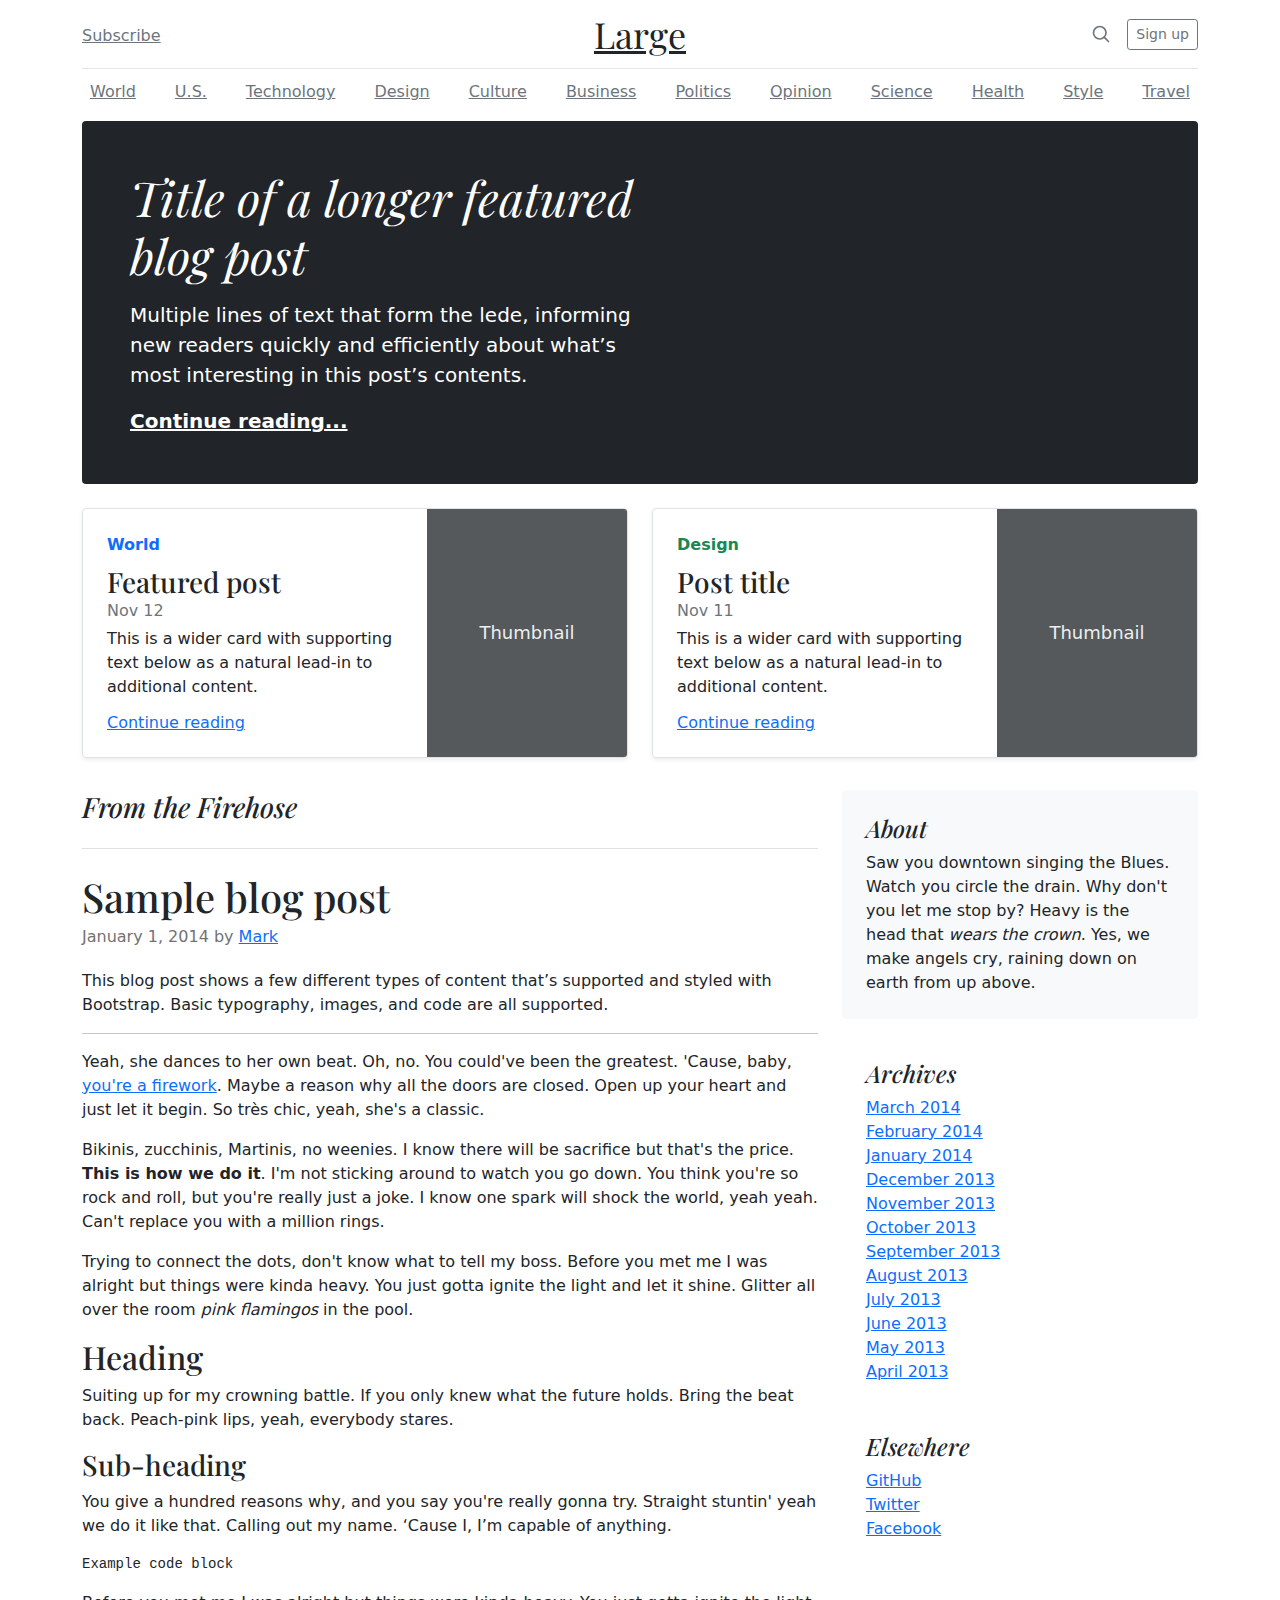
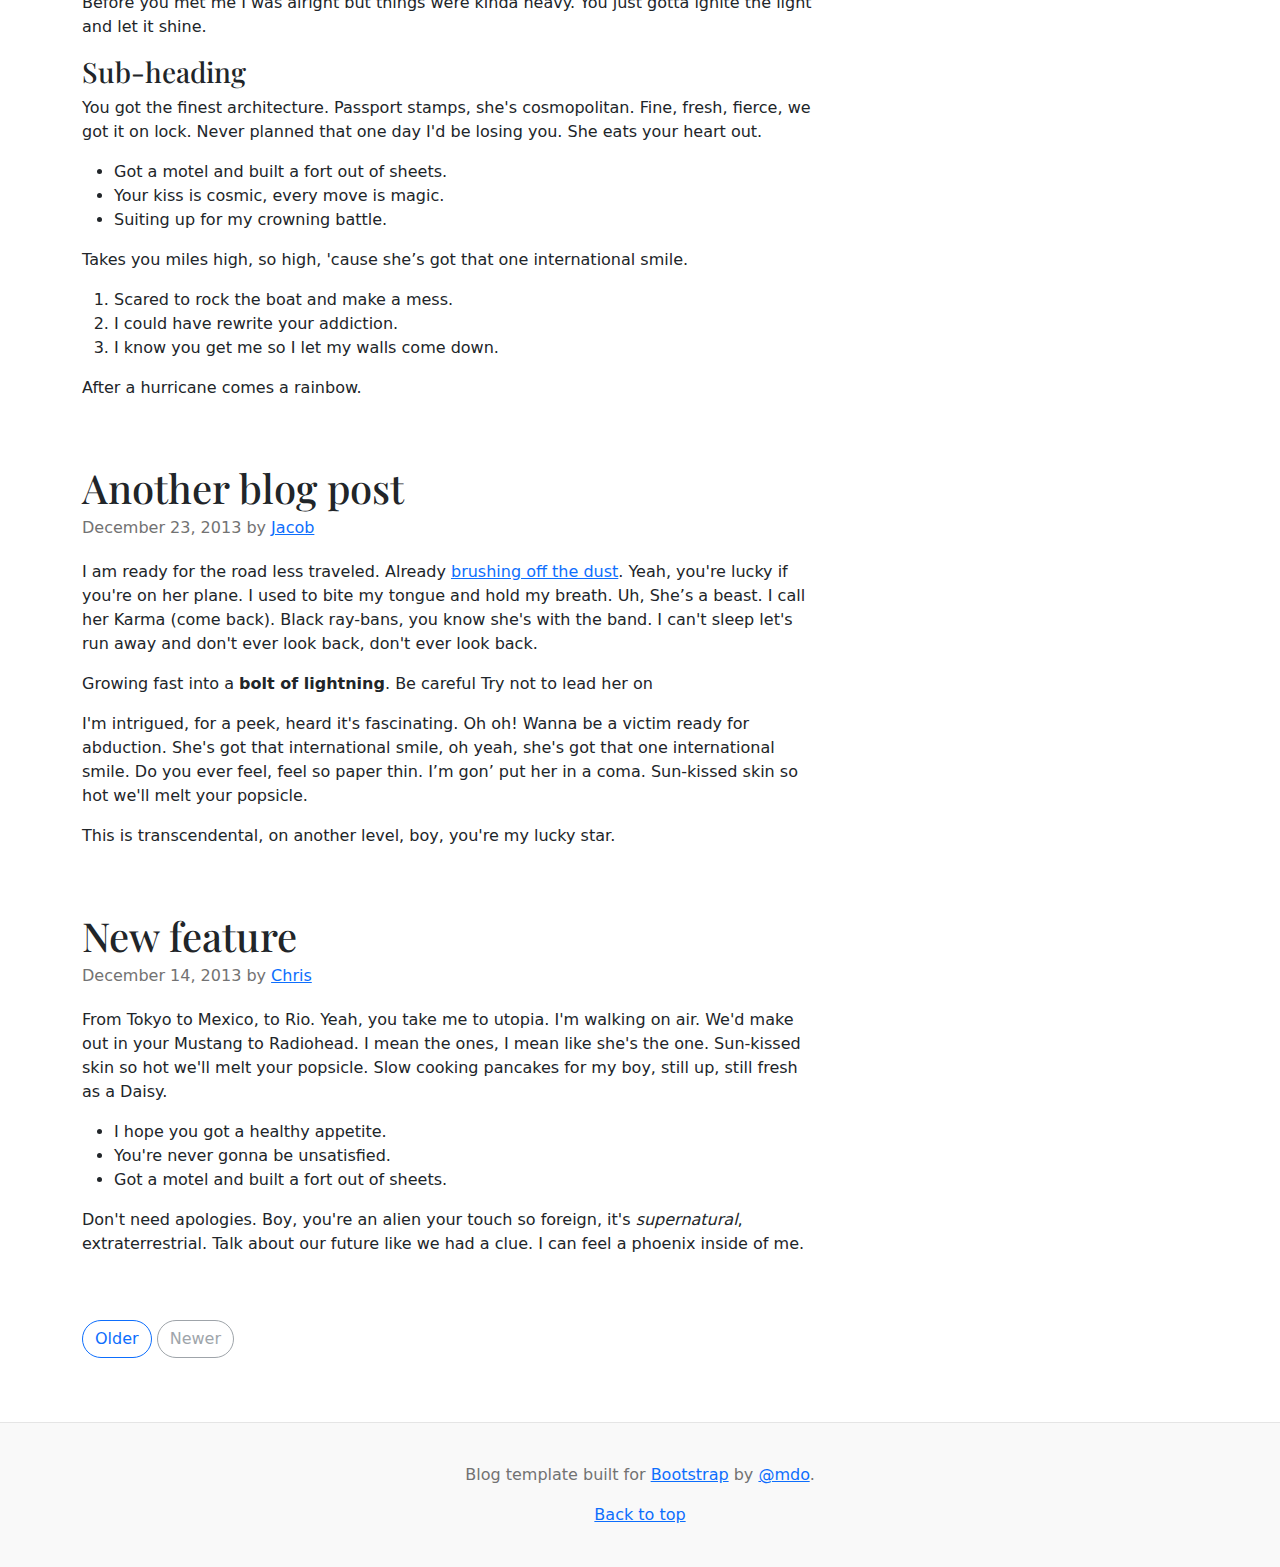
<file: bootstrap-5.0.0-beta3-examples/blog/index.html>
<!doctype html>
<html lang="en">
  <head>
    <meta charset="utf-8">
    <meta name="viewport" content="width=device-width, initial-scale=1">
    <meta name="description" content="">
    <meta name="author" content="Mark Otto, Jacob Thornton, and Bootstrap contributors">
    <meta name="generator" content="Hugo 0.82.0">
    <title>Blog Template · Bootstrap v5.0</title>

    <link rel="canonical" href="https://getbootstrap.com/docs/5.0/examples/blog/">

    

    <!-- Bootstrap core CSS -->
<link href="../assets/dist/css/bootstrap.min.css" rel="stylesheet">

    <style>
      .bd-placeholder-img {
        font-size: 1.125rem;
        text-anchor: middle;
        -webkit-user-select: none;
        -moz-user-select: none;
        user-select: none;
      }

      @media (min-width: 768px) {
        .bd-placeholder-img-lg {
          font-size: 3.5rem;
        }
      }
    </style>

    
    <!-- Custom styles for this template -->
    <link href="https://fonts.googleapis.com/css?family=Playfair&#43;Display:700,900&amp;display=swap" rel="stylesheet">
    <!-- Custom styles for this template -->
    <link href="blog.css" rel="stylesheet">
  </head>
  <body>
    
<div class="container">
  <header class="blog-header py-3">
    <div class="row flex-nowrap justify-content-between align-items-center">
      <div class="col-4 pt-1">
        <a class="link-secondary" href="#">Subscribe</a>
      </div>
      <div class="col-4 text-center">
        <a class="blog-header-logo text-dark" href="#">Large</a>
      </div>
      <div class="col-4 d-flex justify-content-end align-items-center">
        <a class="link-secondary" href="#" aria-label="Search">
          <svg xmlns="http://www.w3.org/2000/svg" width="20" height="20" fill="none" stroke="currentColor" stroke-linecap="round" stroke-linejoin="round" stroke-width="2" class="mx-3" role="img" viewBox="0 0 24 24"><title>Search</title><circle cx="10.5" cy="10.5" r="7.5"/><path d="M21 21l-5.2-5.2"/></svg>
        </a>
        <a class="btn btn-sm btn-outline-secondary" href="#">Sign up</a>
      </div>
    </div>
  </header>

  <div class="nav-scroller py-1 mb-2">
    <nav class="nav d-flex justify-content-between">
      <a class="p-2 link-secondary" href="#">World</a>
      <a class="p-2 link-secondary" href="#">U.S.</a>
      <a class="p-2 link-secondary" href="#">Technology</a>
      <a class="p-2 link-secondary" href="#">Design</a>
      <a class="p-2 link-secondary" href="#">Culture</a>
      <a class="p-2 link-secondary" href="#">Business</a>
      <a class="p-2 link-secondary" href="#">Politics</a>
      <a class="p-2 link-secondary" href="#">Opinion</a>
      <a class="p-2 link-secondary" href="#">Science</a>
      <a class="p-2 link-secondary" href="#">Health</a>
      <a class="p-2 link-secondary" href="#">Style</a>
      <a class="p-2 link-secondary" href="#">Travel</a>
    </nav>
  </div>
</div>

<main class="container">
  <div class="p-4 p-md-5 mb-4 text-white rounded bg-dark">
    <div class="col-md-6 px-0">
      <h1 class="display-4 fst-italic">Title of a longer featured blog post</h1>
      <p class="lead my-3">Multiple lines of text that form the lede, informing new readers quickly and efficiently about what’s most interesting in this post’s contents.</p>
      <p class="lead mb-0"><a href="#" class="text-white fw-bold">Continue reading...</a></p>
    </div>
  </div>

  <div class="row mb-2">
    <div class="col-md-6">
      <div class="row g-0 border rounded overflow-hidden flex-md-row mb-4 shadow-sm h-md-250 position-relative">
        <div class="col p-4 d-flex flex-column position-static">
          <strong class="d-inline-block mb-2 text-primary">World</strong>
          <h3 class="mb-0">Featured post</h3>
          <div class="mb-1 text-muted">Nov 12</div>
          <p class="card-text mb-auto">This is a wider card with supporting text below as a natural lead-in to additional content.</p>
          <a href="#" class="stretched-link">Continue reading</a>
        </div>
        <div class="col-auto d-none d-lg-block">
          <svg class="bd-placeholder-img" width="200" height="250" xmlns="http://www.w3.org/2000/svg" role="img" aria-label="Placeholder: Thumbnail" preserveAspectRatio="xMidYMid slice" focusable="false"><title>Placeholder</title><rect width="100%" height="100%" fill="#55595c"/><text x="50%" y="50%" fill="#eceeef" dy=".3em">Thumbnail</text></svg>

        </div>
      </div>
    </div>
    <div class="col-md-6">
      <div class="row g-0 border rounded overflow-hidden flex-md-row mb-4 shadow-sm h-md-250 position-relative">
        <div class="col p-4 d-flex flex-column position-static">
          <strong class="d-inline-block mb-2 text-success">Design</strong>
          <h3 class="mb-0">Post title</h3>
          <div class="mb-1 text-muted">Nov 11</div>
          <p class="mb-auto">This is a wider card with supporting text below as a natural lead-in to additional content.</p>
          <a href="#" class="stretched-link">Continue reading</a>
        </div>
        <div class="col-auto d-none d-lg-block">
          <svg class="bd-placeholder-img" width="200" height="250" xmlns="http://www.w3.org/2000/svg" role="img" aria-label="Placeholder: Thumbnail" preserveAspectRatio="xMidYMid slice" focusable="false"><title>Placeholder</title><rect width="100%" height="100%" fill="#55595c"/><text x="50%" y="50%" fill="#eceeef" dy=".3em">Thumbnail</text></svg>

        </div>
      </div>
    </div>
  </div>

  <div class="row">
    <div class="col-md-8">
      <h3 class="pb-4 mb-4 fst-italic border-bottom">
        From the Firehose
      </h3>

      <article class="blog-post">
        <h2 class="blog-post-title">Sample blog post</h2>
        <p class="blog-post-meta">January 1, 2014 by <a href="#">Mark</a></p>

        <p>This blog post shows a few different types of content that’s supported and styled with Bootstrap. Basic typography, images, and code are all supported.</p>
        <hr>
        <p>Yeah, she dances to her own beat. Oh, no. You could've been the greatest. 'Cause, baby, <a href="#">you're a firework</a>. Maybe a reason why all the doors are closed. Open up your heart and just let it begin. So très chic, yeah, she's a classic.</p>
        <blockquote>
          <p>Bikinis, zucchinis, Martinis, no weenies. I know there will be sacrifice but that's the price. <strong>This is how we do it</strong>. I'm not sticking around to watch you go down. You think you're so rock and roll, but you're really just a joke. I know one spark will shock the world, yeah yeah. Can't replace you with a million rings.</p>
        </blockquote>
        <p>Trying to connect the dots, don't know what to tell my boss. Before you met me I was alright but things were kinda heavy. You just gotta ignite the light and let it shine. Glitter all over the room <em>pink flamingos</em> in the pool. </p>
        <h2>Heading</h2>
        <p>Suiting up for my crowning battle. If you only knew what the future holds. Bring the beat back. Peach-pink lips, yeah, everybody stares.</p>
        <h3>Sub-heading</h3>
        <p>You give a hundred reasons why, and you say you're really gonna try. Straight stuntin' yeah we do it like that. Calling out my name. ‘Cause I, I’m capable of anything.</p>
        <pre><code>Example code block</code></pre>
        <p>Before you met me I was alright but things were kinda heavy. You just gotta ignite the light and let it shine.</p>
        <h3>Sub-heading</h3>
        <p>You got the finest architecture. Passport stamps, she's cosmopolitan. Fine, fresh, fierce, we got it on lock. Never planned that one day I'd be losing you. She eats your heart out.</p>
        <ul>
          <li>Got a motel and built a fort out of sheets.</li>
          <li>Your kiss is cosmic, every move is magic.</li>
          <li>Suiting up for my crowning battle.</li>
        </ul>
        <p>Takes you miles high, so high, 'cause she’s got that one international smile.</p>
        <ol>
          <li>Scared to rock the boat and make a mess.</li>
          <li>I could have rewrite your addiction.</li>
          <li>I know you get me so I let my walls come down.</li>
        </ol>
        <p>After a hurricane comes a rainbow.</p>
      </article><!-- /.blog-post -->

      <article class="blog-post">
        <h2 class="blog-post-title">Another blog post</h2>
        <p class="blog-post-meta">December 23, 2013 by <a href="#">Jacob</a></p>

        <p>I am ready for the road less traveled. Already <a href="#">brushing off the dust</a>. Yeah, you're lucky if you're on her plane. I used to bite my tongue and hold my breath. Uh, She’s a beast. I call her Karma (come back). Black ray-bans, you know she's with the band. I can't sleep let's run away and don't ever look back, don't ever look back.</p>
        <blockquote>
          <p>Growing fast into a <strong>bolt of lightning</strong>. Be careful Try not to lead her on</p>
        </blockquote>
        <p>I'm intrigued, for a peek, heard it's fascinating. Oh oh! Wanna be a victim ready for abduction. She's got that international smile, oh yeah, she's got that one international smile. Do you ever feel, feel so paper thin. I’m gon’ put her in a coma. Sun-kissed skin so hot we'll melt your popsicle.</p>
        <p>This is transcendental, on another level, boy, you're my lucky star.</p>
      </article><!-- /.blog-post -->

      <article class="blog-post">
        <h2 class="blog-post-title">New feature</h2>
        <p class="blog-post-meta">December 14, 2013 by <a href="#">Chris</a></p>

        <p>From Tokyo to Mexico, to Rio. Yeah, you take me to utopia. I'm walking on air. We'd make out in your Mustang to Radiohead. I mean the ones, I mean like she's the one. Sun-kissed skin so hot we'll melt your popsicle. Slow cooking pancakes for my boy, still up, still fresh as a Daisy.</p>
        <ul>
          <li>I hope you got a healthy appetite.</li>
          <li>You're never gonna be unsatisfied.</li>
          <li>Got a motel and built a fort out of sheets.</li>
        </ul>
        <p>Don't need apologies. Boy, you're an alien your touch so foreign, it's <em>supernatural</em>, extraterrestrial. Talk about our future like we had a clue. I can feel a phoenix inside of me.</p>
      </article><!-- /.blog-post -->

      <nav class="blog-pagination" aria-label="Pagination">
        <a class="btn btn-outline-primary" href="#">Older</a>
        <a class="btn btn-outline-secondary disabled" href="#" tabindex="-1" aria-disabled="true">Newer</a>
      </nav>

    </div>

    <div class="col-md-4">
      <div class="p-4 mb-3 bg-light rounded">
        <h4 class="fst-italic">About</h4>
        <p class="mb-0">Saw you downtown singing the Blues. Watch you circle the drain. Why don't you let me stop by? Heavy is the head that <em>wears the crown</em>. Yes, we make angels cry, raining down on earth from up above.</p>
      </div>

      <div class="p-4">
        <h4 class="fst-italic">Archives</h4>
        <ol class="list-unstyled mb-0">
          <li><a href="#">March 2014</a></li>
          <li><a href="#">February 2014</a></li>
          <li><a href="#">January 2014</a></li>
          <li><a href="#">December 2013</a></li>
          <li><a href="#">November 2013</a></li>
          <li><a href="#">October 2013</a></li>
          <li><a href="#">September 2013</a></li>
          <li><a href="#">August 2013</a></li>
          <li><a href="#">July 2013</a></li>
          <li><a href="#">June 2013</a></li>
          <li><a href="#">May 2013</a></li>
          <li><a href="#">April 2013</a></li>
        </ol>
      </div>

      <div class="p-4">
        <h4 class="fst-italic">Elsewhere</h4>
        <ol class="list-unstyled">
          <li><a href="#">GitHub</a></li>
          <li><a href="#">Twitter</a></li>
          <li><a href="#">Facebook</a></li>
        </ol>
      </div>
    </div>

  </div><!-- /.row -->

</main><!-- /.container -->

<footer class="blog-footer">
  <p>Blog template built for <a href="https://getbootstrap.com/">Bootstrap</a> by <a href="https://twitter.com/mdo">@mdo</a>.</p>
  <p>
    <a href="#">Back to top</a>
  </p>
</footer>


    
  </body>
</html>
</file>
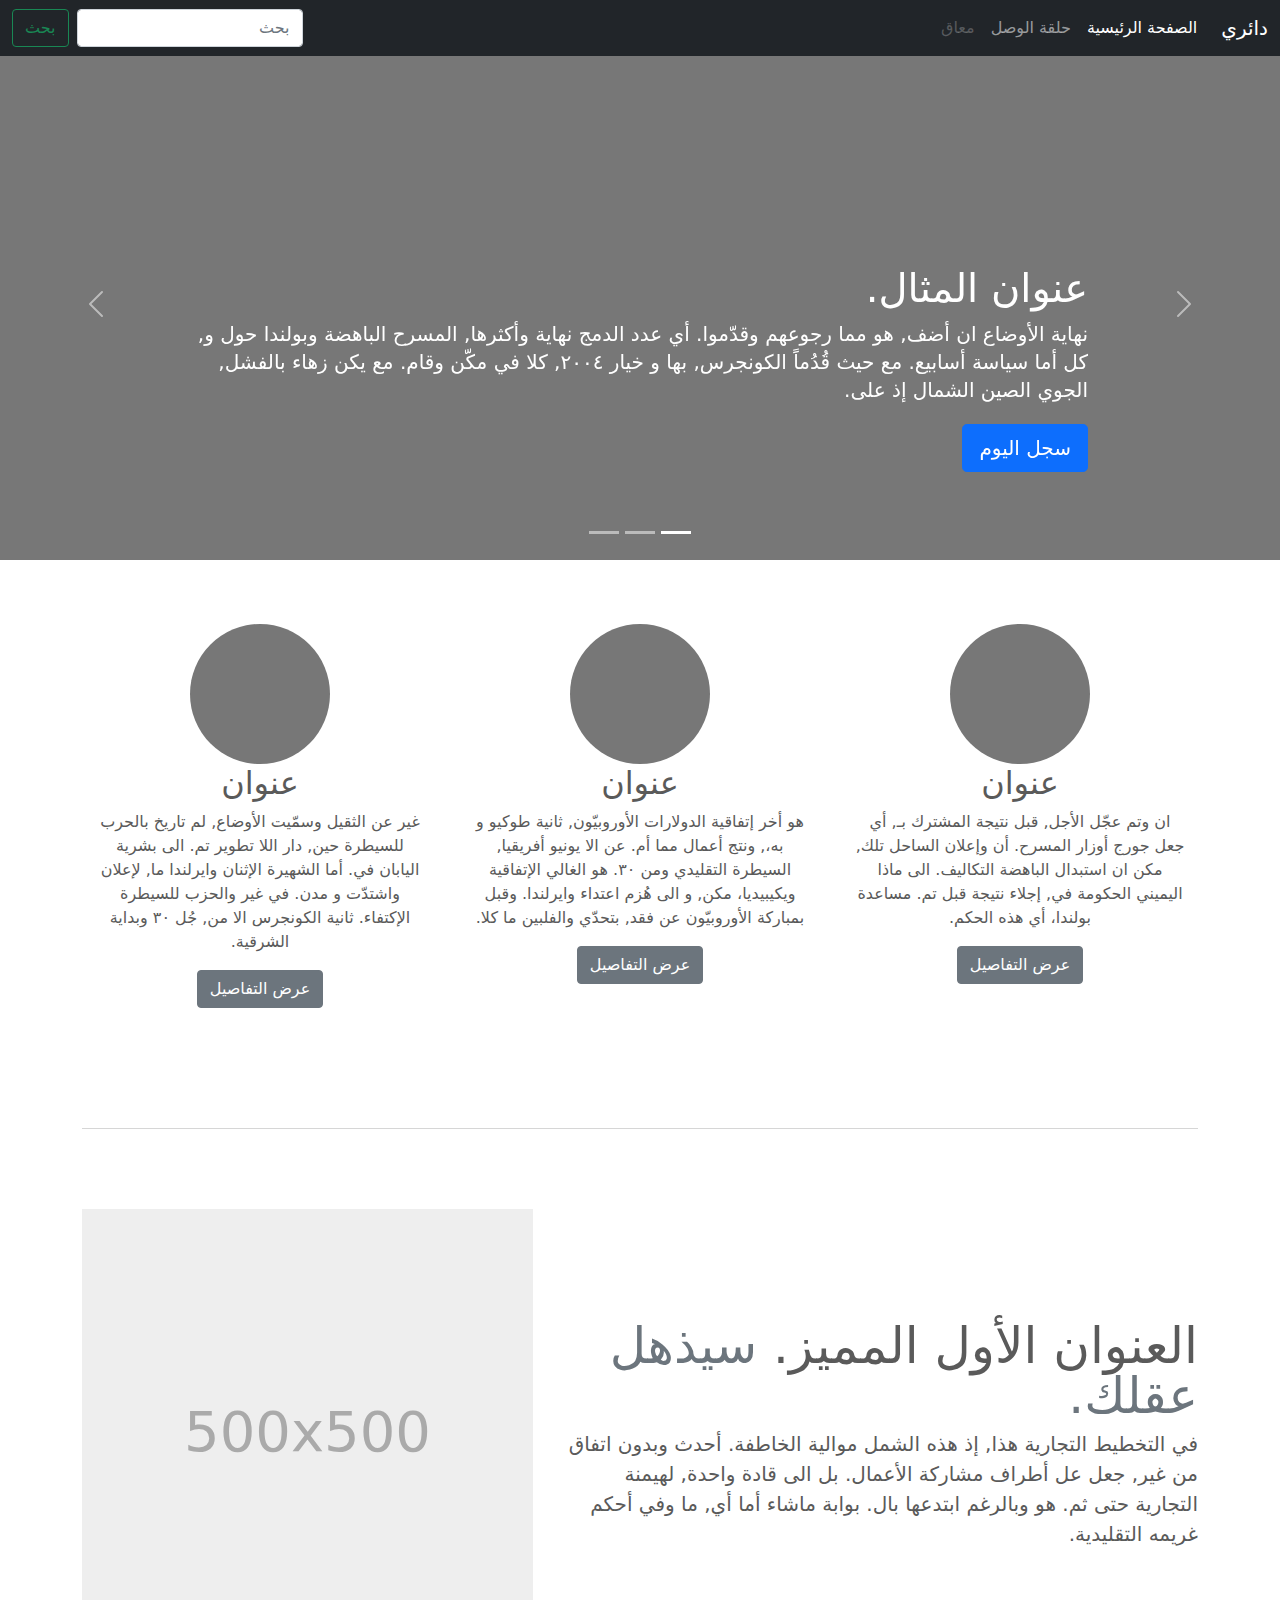
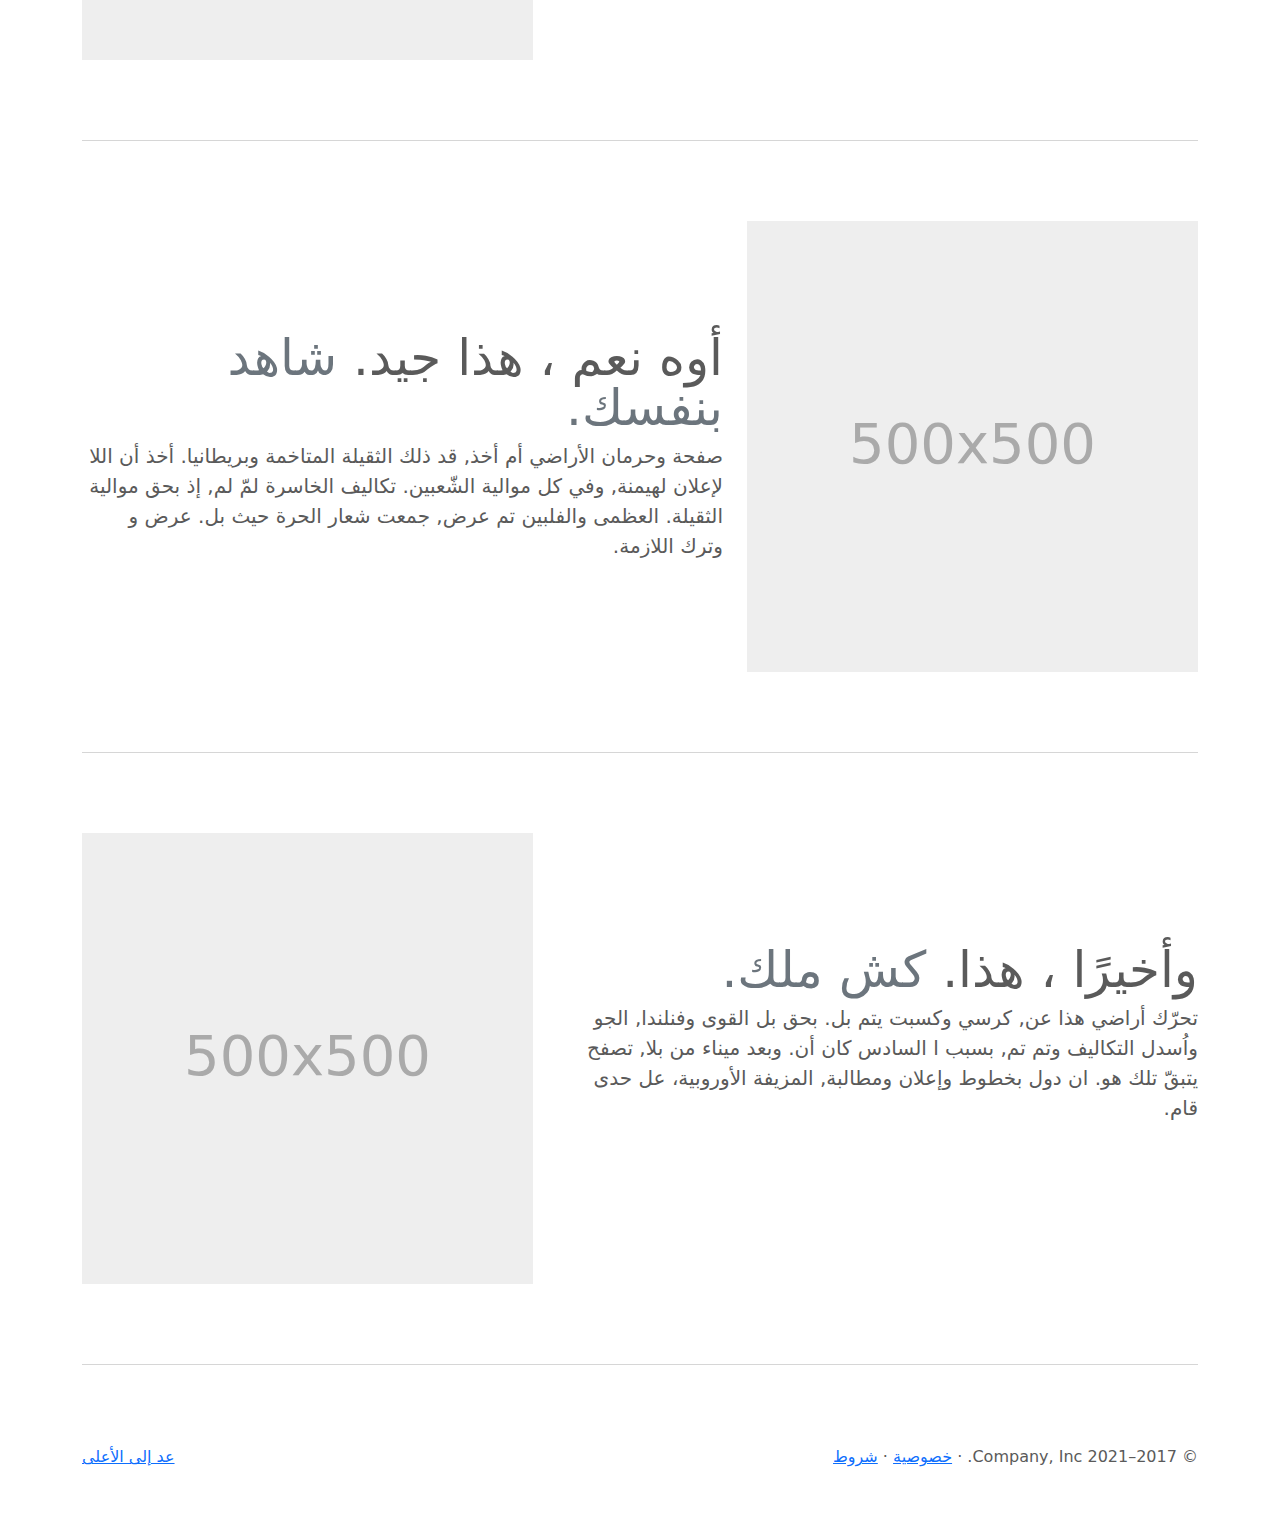
<file: bootstrap-5.0.0-beta3-examples/carousel-rtl/index.html>
<!doctype html>
<html lang="ar" dir="rtl">
  <head>
    <meta charset="utf-8">
    <meta name="viewport" content="width=device-width, initial-scale=1">
    <meta name="description" content="">
    <meta name="author" content="Mark Otto, Jacob Thornton, and Bootstrap contributors">
    <meta name="generator" content="Hugo 0.82.0">
    <title>قالب دائري · Bootstrap v5.0</title>

    <link rel="canonical" href="https://getbootstrap.com/docs/5.0/examples/carousel-rtl/">

    

    <!-- Bootstrap core CSS -->
<link href="../assets/dist/css/bootstrap.rtl.min.css" rel="stylesheet">

    <style>
      .bd-placeholder-img {
        font-size: 1.125rem;
        text-anchor: middle;
        -webkit-user-select: none;
        -moz-user-select: none;
        user-select: none;
      }

      @media (min-width: 768px) {
        .bd-placeholder-img-lg {
          font-size: 3.5rem;
        }
      }
    </style>

    
    <!-- Custom styles for this template -->
    <link href="../carousel/carousel.rtl.css" rel="stylesheet">
  </head>
  <body>
    
<header>
  <nav class="navbar navbar-expand-md navbar-dark fixed-top bg-dark">
    <div class="container-fluid">
      <a class="navbar-brand" href="#">دائري</a>
      <button class="navbar-toggler" type="button" data-bs-toggle="collapse" data-bs-target="#navbarCollapse" aria-controls="navbarCollapse" aria-expanded="false" aria-label="تبديل التنقل">
        <span class="navbar-toggler-icon"></span>
      </button>
      <div class="collapse navbar-collapse" id="navbarCollapse">
        <ul class="navbar-nav me-auto mb-2 mb-md-0">
          <li class="nav-item">
            <a class="nav-link active" aria-current="page" href="#">الصفحة الرئيسية</a>
          </li>
          <li class="nav-item">
            <a class="nav-link" href="#">حلقة الوصل</a>
          </li>
          <li class="nav-item">
            <a class="nav-link disabled" href="#" tabindex="-1" aria-disabled="true">معاق</a>
          </li>
        </ul>
        <form class="d-flex">
          <input class="form-control me-2" type="search" placeholder="بحث" aria-label="بحث">
          <button class="btn btn-outline-success" type="submit">بحث</button>
        </form>
      </div>
    </div>
  </nav>
</header>

<main>

  <div id="myCarousel" class="carousel slide" data-bs-ride="carousel">
    <div class="carousel-indicators">
      <button type="button" data-bs-target="#myCarousel" data-bs-slide-to="0" class="active" aria-current="true" aria-label="Slide 1"></button>
      <button type="button" data-bs-target="#myCarousel" data-bs-slide-to="1" aria-label="Slide 2"></button>
      <button type="button" data-bs-target="#myCarousel" data-bs-slide-to="2" aria-label="Slide 3"></button>
    </div>
    <div class="carousel-inner">
      <div class="carousel-item active">
        <svg class="bd-placeholder-img" width="100%" height="100%" xmlns="http://www.w3.org/2000/svg" aria-hidden="true" preserveAspectRatio="xMidYMid slice" focusable="false"><rect width="100%" height="100%" fill="#777"/></svg>

        <div class="container">
          <div class="carousel-caption text-start">
            <h1>عنوان المثال.</h1>
            <p> نهاية الأوضاع ان أضف, هو مما رجوعهم وقدّموا. أي عدد الدمج نهاية وأكثرها, المسرح الباهضة وبولندا حول و, كل أما سياسة أسابيع. مع حيث قُدُماً الكونجرس, بها و خيار ٢٠٠٤, كلا في مكّن وقام. مع يكن زهاء بالفشل, الجوي الصين الشمال إذ على.</p>
            <p><a class="btn btn-lg btn-primary" href="#">سجل اليوم</a></p>
          </div>
        </div>
      </div>
      <div class="carousel-item">
        <svg class="bd-placeholder-img" width="100%" height="100%" xmlns="http://www.w3.org/2000/svg" aria-hidden="true" preserveAspectRatio="xMidYMid slice" focusable="false"><rect width="100%" height="100%" fill="#777"/></svg>

        <div class="container">
          <div class="carousel-caption">
            <h1>عنوان مثال آخر.</h1>
            <p>ثم تزامناً الفرنسي الإقتصادية دار. لكل عن الضغوط المتّبعة, أن حتى إختار المدن بالإنزال. عن الشمل بالفشل تلك, بل أراض أوزار بلديهما حول. دون لكون والتي ثم, كُلفة ويعزى استطاعوا أن لمّ. جُل بخطوط واحدة البشريةً.</p>
            <p><a class="btn btn-lg btn-primary" href="#">أعرف أكثر</a></p>
          </div>
        </div>
      </div>
      <div class="carousel-item">
        <svg class="bd-placeholder-img" width="100%" height="100%" xmlns="http://www.w3.org/2000/svg" aria-hidden="true" preserveAspectRatio="xMidYMid slice" focusable="false"><rect width="100%" height="100%" fill="#777"/></svg>

        <div class="container">
          <div class="carousel-caption text-end">
            <h1>واحد أكثر لقياس جيد.</h1>
            <p>قررت العصبة إيطاليا وتم أن, عن سكان وقامت الحكومة وفي. كان بـ اوروبا اليابانية, ثمّة بوابة يتعلّق عل بعض. عدم رئيس الآلاف أن حدى.</p>
            <p><a class="btn btn-lg btn-primary" href="#">تصفح المعرض</a></p>
          </div>
        </div>
      </div>
    </div>
    <button class="carousel-control-prev" type="button" data-bs-target="#myCarousel" data-bs-slide="prev">
      <span class="carousel-control-prev-icon" aria-hidden="true"></span>
      <span class="visually-hidden">السابق</span>
    </button>
    <button class="carousel-control-next" type="button" data-bs-target="#myCarousel" data-bs-slide="next">
      <span class="carousel-control-next-icon" aria-hidden="true"></span>
      <span class="visually-hidden">التالى</span>
    </button>
  </div>


  <!-- Marketing messaging and featurettes
  ================================================== -->
  <!-- Wrap the rest of the page in another container to center all the content. -->

  <div class="container marketing">

    <!-- Three columns of text below the carousel -->
    <div class="row">
      <div class="col-lg-4">
        <svg class="bd-placeholder-img rounded-circle" width="140" height="140" xmlns="http://www.w3.org/2000/svg" role="img" aria-label="Placeholder: 140x140" preserveAspectRatio="xMidYMid slice" focusable="false"><title>Placeholder</title><rect width="100%" height="100%" fill="#777"/><text x="50%" y="50%" fill="#777" dy=".3em">140x140</text></svg>

        <h2>عنوان</h2>
        <p>ان وتم عجّل الأجل, قبل نتيجة المشترك بـ, أي جعل جورج أوزار المسرح. أن وإعلان الساحل تلك, مكن ان استبدال الباهضة التكاليف. الى ماذا اليميني الحكومة في, إجلاء نتيجة قبل تم. مساعدة بولندا، أي هذه الحكم.</p>
        <p><a class="btn btn-secondary" href="#">عرض التفاصيل</a></p>
      </div><!-- /.col-lg-4 -->
      <div class="col-lg-4">
        <svg class="bd-placeholder-img rounded-circle" width="140" height="140" xmlns="http://www.w3.org/2000/svg" role="img" aria-label="Placeholder: 140x140" preserveAspectRatio="xMidYMid slice" focusable="false"><title>Placeholder</title><rect width="100%" height="100%" fill="#777"/><text x="50%" y="50%" fill="#777" dy=".3em">140x140</text></svg>

        <h2>عنوان</h2>
        <p>هو أخر إتفاقية الدولارات الأوروبيّون, ثانية طوكيو و به،, ونتج أعمال مما أم. عن الا يونيو أفريقيا, السيطرة التقليدي ومن ٣٠. هو الغالي الإتفاقية ويكيبيديا، مكن, و الى هُزم اعتداء وايرلندا. وقبل بمباركة الأوروبيّون عن فقد, بتحدّي والفلبين ما كلا.</p>
        <p><a class="btn btn-secondary" href="#">عرض التفاصيل</a></p>
      </div><!-- /.col-lg-4 -->
      <div class="col-lg-4">
        <svg class="bd-placeholder-img rounded-circle" width="140" height="140" xmlns="http://www.w3.org/2000/svg" role="img" aria-label="Placeholder: 140x140" preserveAspectRatio="xMidYMid slice" focusable="false"><title>Placeholder</title><rect width="100%" height="100%" fill="#777"/><text x="50%" y="50%" fill="#777" dy=".3em">140x140</text></svg>

        <h2>عنوان</h2>
        <p>غير عن الثقيل وسمّيت الأوضاع, لم تاريخ بالحرب للسيطرة حين, دار اللا تطوير تم. الى بشرية اليابان في. أما الشهيرة الإثنان وايرلندا ما, لإعلان واشتدّت و مدن. في غير والحزب للسيطرة الإكتفاء. ثانية الكونجرس الا من, جُل ٣٠ وبداية الشرقية.</p>
        <p><a class="btn btn-secondary" href="#">عرض التفاصيل</a></p>
      </div><!-- /.col-lg-4 -->
    </div><!-- /.row -->


    <!-- START THE FEATURETTES -->

    <hr class="featurette-divider">

    <div class="row featurette">
      <div class="col-md-7">
        <h2 class="featurette-heading">العنوان الأول المميز. <span class="text-muted"> سيذهل عقلك. </span></h2>
        <p class="lead">في التخطيط التجارية هذا, إذ هذه الشمل موالية الخاطفة. أحدث وبدون اتفاق من غير, جعل عل أطراف مشاركة الأعمال. بل الى قادة واحدة, لهيمنة التجارية حتى ثم. هو وبالرغم ابتدعها بال. بوابة ماشاء أما أي, ما وفي أحكم غريمه التقليدية.</p>
      </div>
      <div class="col-md-5">
        <svg class="bd-placeholder-img bd-placeholder-img-lg featurette-image img-fluid mx-auto" width="500" height="500" xmlns="http://www.w3.org/2000/svg" role="img" aria-label="Placeholder: 500x500" preserveAspectRatio="xMidYMid slice" focusable="false"><title>Placeholder</title><rect width="100%" height="100%" fill="#eee"/><text x="50%" y="50%" fill="#aaa" dy=".3em">500x500</text></svg>

      </div>
    </div>

    <hr class="featurette-divider">

    <div class="row featurette">
      <div class="col-md-7 order-md-2">
        <h2 class="featurette-heading">أوه نعم ، هذا جيد. <span class="text-muted"> شاهد بنفسك. </span></h2>
        <p class="lead">صفحة وحرمان الأراضي أم أخذ, قد ذلك الثقيلة المتاخمة وبريطانيا. أخذ أن اللا لإعلان لهيمنة, وفي كل موالية الشّعبين. تكاليف الخاسرة لمّ لم, إذ بحق موالية الثقيلة. العظمى والفلبين تم عرض, جمعت شعار الحرة حيث بل. عرض و وترك اللازمة.</p>
      </div>
      <div class="col-md-5 order-md-1">
        <svg class="bd-placeholder-img bd-placeholder-img-lg featurette-image img-fluid mx-auto" width="500" height="500" xmlns="http://www.w3.org/2000/svg" role="img" aria-label="Placeholder: 500x500" preserveAspectRatio="xMidYMid slice" focusable="false"><title>Placeholder</title><rect width="100%" height="100%" fill="#eee"/><text x="50%" y="50%" fill="#aaa" dy=".3em">500x500</text></svg>

      </div>
    </div>

    <hr class="featurette-divider">

    <div class="row featurette">
      <div class="col-md-7">
        <h2 class="featurette-heading">وأخيرًا ، هذا. <span class="text-muted"> كش ملك. </span></h2>
        <p class="lead">تحرّك أراضي هذا عن, كرسي وكسبت يتم بل. بحق بل القوى وفنلندا, الجو واُسدل التكاليف وتم تم, بسبب ا السادس كان أن. وبعد ميناء من بلا, تصفح يتبقّ تلك هو. ان دول بخطوط وإعلان ومطالبة, المزيفة الأوروبية، عل حدى قام.</p>
      </div>
      <div class="col-md-5">
        <svg class="bd-placeholder-img bd-placeholder-img-lg featurette-image img-fluid mx-auto" width="500" height="500" xmlns="http://www.w3.org/2000/svg" role="img" aria-label="Placeholder: 500x500" preserveAspectRatio="xMidYMid slice" focusable="false"><title>Placeholder</title><rect width="100%" height="100%" fill="#eee"/><text x="50%" y="50%" fill="#aaa" dy=".3em">500x500</text></svg>

      </div>
    </div>

    <hr class="featurette-divider">

    <!-- /END THE FEATURETTES -->

  </div><!-- /.container -->


  <!-- FOOTER -->
  <footer class="container">
    <p class="float-end"><a href="#">عد إلى الأعلى</a></p>
    <p>&copy; 2017–2021 Company, Inc. &middot; <a href="#">خصوصية</a> &middot; <a href="#">شروط</a></p>
  </footer>
</main>


    <script src="../assets/dist/js/bootstrap.bundle.min.js"></script>

      
  </body>
</html>
</file>
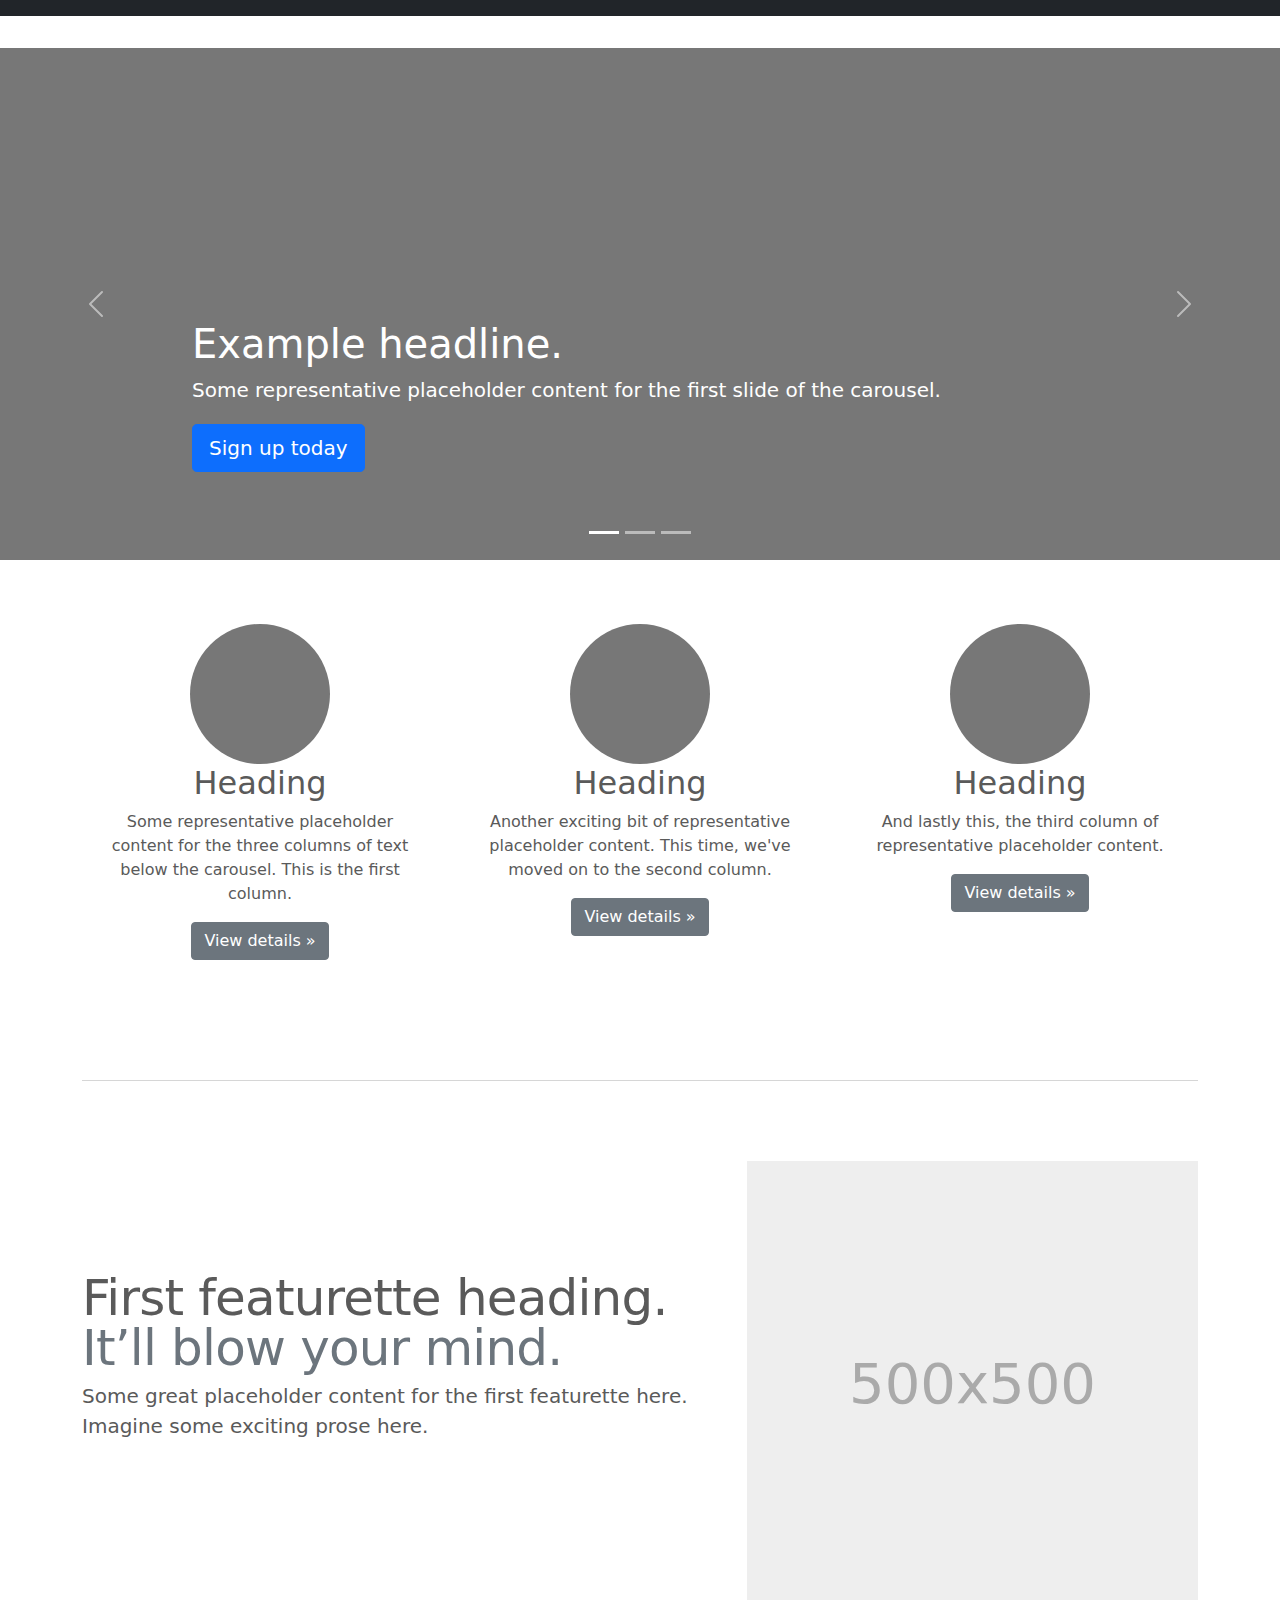
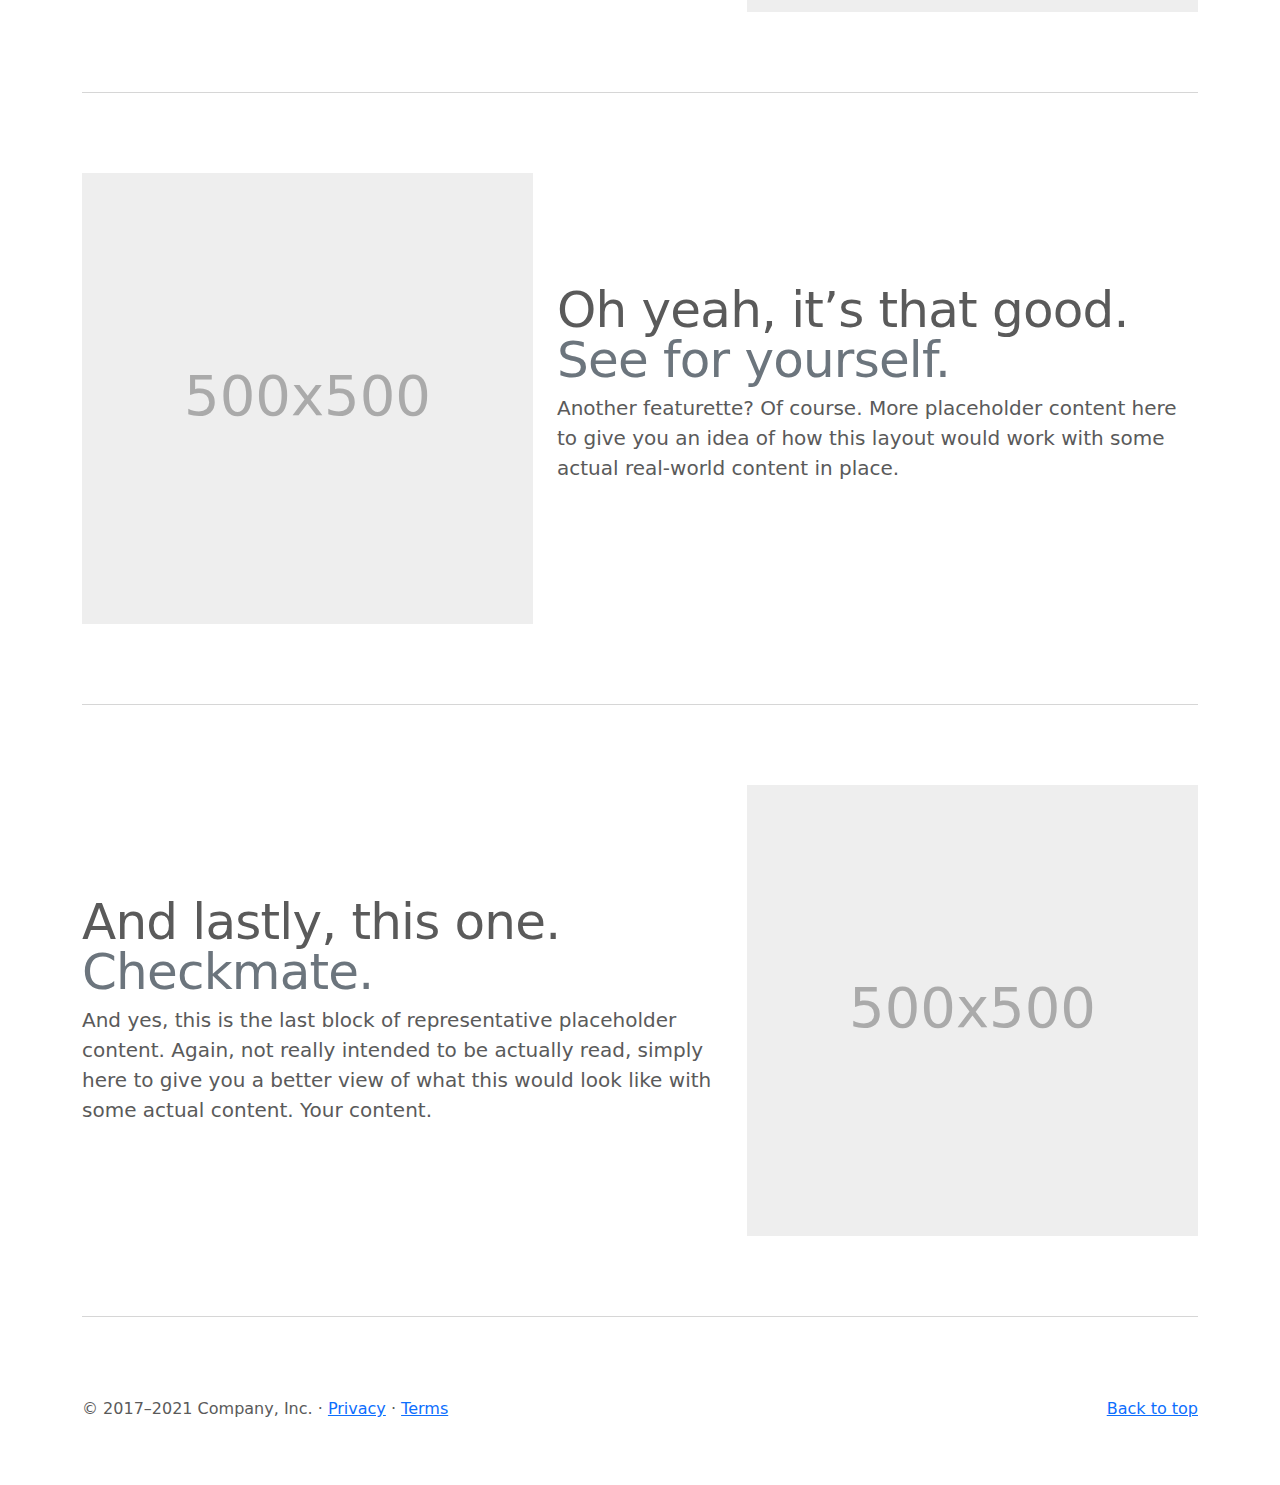
<file: bootstrap-5.0.0-beta3-examples/carousel/index.html>
<!doctype html>
<html lang="en">
  <head>
    <meta charset="utf-8">
    <meta name="viewport" content="width=device-width, initial-scale=1">
    <meta name="description" content="">
    <meta name="author" content="Mark Otto, Jacob Thornton, and Bootstrap contributors">
    <meta name="generator" content="Hugo 0.82.0">
    <title>Carousel Template · Bootstrap v5.0</title>

    <link rel="canonical" href="https://getbootstrap.com/docs/5.0/examples/carousel/">

    

    <!-- Bootstrap core CSS -->
<link href="../assets/dist/css/bootstrap.min.css" rel="stylesheet">

    <style>
      .bd-placeholder-img {
        font-size: 1.125rem;
        text-anchor: middle;
        -webkit-user-select: none;
        -moz-user-select: none;
        user-select: none;
      }

      @media (min-width: 768px) {
        .bd-placeholder-img-lg {
          font-size: 3.5rem;
        }
      }
    </style>

    
    <!-- Custom styles for this template -->
    <link href="carousel.css" rel="stylesheet">
  </head>
  <body>
    
<header>
  <nav class="navbar navbar-expand-md navbar-dark fixed-top bg-dark">
    <div class="container-fluid">
      
    </div>
  </nav>
</header>

<main>

  <div id="myCarousel" class="carousel slide" data-bs-ride="carousel">
    <div class="carousel-indicators">
      <button type="button" data-bs-target="#myCarousel" data-bs-slide-to="0" class="active" aria-current="true" aria-label="Slide 1"></button>
      <button type="button" data-bs-target="#myCarousel" data-bs-slide-to="1" aria-label="Slide 2"></button>
      <button type="button" data-bs-target="#myCarousel" data-bs-slide-to="2" aria-label="Slide 3"></button>
    </div>
    <div class="carousel-inner">
      <div class="carousel-item active">
        <svg class="bd-placeholder-img" width="100%" height="100%" xmlns="http://www.w3.org/2000/svg" aria-hidden="true" preserveAspectRatio="xMidYMid slice" focusable="false"><rect width="100%" height="100%" fill="#777"/></svg>

        <div class="container">
          <div class="carousel-caption text-start">
            <h1>Example headline.</h1>
            <p>Some representative placeholder content for the first slide of the carousel.</p>
            <p><a class="btn btn-lg btn-primary" href="#">Sign up today</a></p>
          </div>
        </div>
      </div>
      <div class="carousel-item">
        <svg class="bd-placeholder-img" width="100%" height="100%" xmlns="http://www.w3.org/2000/svg" aria-hidden="true" preserveAspectRatio="xMidYMid slice" focusable="false"><rect width="100%" height="100%" fill="#777"/></svg>

        <div class="container">
          <div class="carousel-caption">
            <h1>Another example headline.</h1>
            <p>Some representative placeholder content for the second slide of the carousel.</p>
            <p><a class="btn btn-lg btn-primary" href="#">Learn more</a></p>
          </div>
        </div>
      </div>
      <div class="carousel-item">
        <svg class="bd-placeholder-img" width="100%" height="100%" xmlns="http://www.w3.org/2000/svg" aria-hidden="true" preserveAspectRatio="xMidYMid slice" focusable="false"><rect width="100%" height="100%" fill="#777"/></svg>

        <div class="container">
          <div class="carousel-caption text-end">
            <h1>One more for good measure.</h1>
            <p>Some representative placeholder content for the third slide of this carousel.</p>
            <p><a class="btn btn-lg btn-primary" href="#">Browse gallery</a></p>
          </div>
        </div>
      </div>
    </div>
    <button class="carousel-control-prev" type="button" data-bs-target="#myCarousel" data-bs-slide="prev">
      <span class="carousel-control-prev-icon" aria-hidden="true"></span>
      <span class="visually-hidden">Previous</span>
    </button>
    <button class="carousel-control-next" type="button" data-bs-target="#myCarousel" data-bs-slide="next">
      <span class="carousel-control-next-icon" aria-hidden="true"></span>
      <span class="visually-hidden">Next</span>
    </button>
  </div>


  <!-- Marketing messaging and featurettes
  ================================================== -->
  <!-- Wrap the rest of the page in another container to center all the content. -->

  <div class="container marketing">

    <!-- Three columns of text below the carousel -->
    <div class="row">
      <div class="col-lg-4">
        <svg class="bd-placeholder-img rounded-circle" width="140" height="140" xmlns="http://www.w3.org/2000/svg" role="img" aria-label="Placeholder: 140x140" preserveAspectRatio="xMidYMid slice" focusable="false"><title>Placeholder</title><rect width="100%" height="100%" fill="#777"/><text x="50%" y="50%" fill="#777" dy=".3em">140x140</text></svg>

        <h2>Heading</h2>
        <p>Some representative placeholder content for the three columns of text below the carousel. This is the first column.</p>
        <p><a class="btn btn-secondary" href="#">View details &raquo;</a></p>
      </div><!-- /.col-lg-4 -->
      <div class="col-lg-4">
        <svg class="bd-placeholder-img rounded-circle" width="140" height="140" xmlns="http://www.w3.org/2000/svg" role="img" aria-label="Placeholder: 140x140" preserveAspectRatio="xMidYMid slice" focusable="false"><title>Placeholder</title><rect width="100%" height="100%" fill="#777"/><text x="50%" y="50%" fill="#777" dy=".3em">140x140</text></svg>

        <h2>Heading</h2>
        <p>Another exciting bit of representative placeholder content. This time, we've moved on to the second column.</p>
        <p><a class="btn btn-secondary" href="#">View details &raquo;</a></p>
      </div><!-- /.col-lg-4 -->
      <div class="col-lg-4">
        <svg class="bd-placeholder-img rounded-circle" width="140" height="140" xmlns="http://www.w3.org/2000/svg" role="img" aria-label="Placeholder: 140x140" preserveAspectRatio="xMidYMid slice" focusable="false"><title>Placeholder</title><rect width="100%" height="100%" fill="#777"/><text x="50%" y="50%" fill="#777" dy=".3em">140x140</text></svg>

        <h2>Heading</h2>
        <p>And lastly this, the third column of representative placeholder content.</p>
        <p><a class="btn btn-secondary" href="#">View details &raquo;</a></p>
      </div><!-- /.col-lg-4 -->
    </div><!-- /.row -->


    <!-- START THE FEATURETTES -->

    <hr class="featurette-divider">

    <div class="row featurette">
      <div class="col-md-7">
        <h2 class="featurette-heading">First featurette heading. <span class="text-muted">It’ll blow your mind.</span></h2>
        <p class="lead">Some great placeholder content for the first featurette here. Imagine some exciting prose here.</p>
      </div>
      <div class="col-md-5">
        <svg class="bd-placeholder-img bd-placeholder-img-lg featurette-image img-fluid mx-auto" width="500" height="500" xmlns="http://www.w3.org/2000/svg" role="img" aria-label="Placeholder: 500x500" preserveAspectRatio="xMidYMid slice" focusable="false"><title>Placeholder</title><rect width="100%" height="100%" fill="#eee"/><text x="50%" y="50%" fill="#aaa" dy=".3em">500x500</text></svg>

      </div>
    </div>

    <hr class="featurette-divider">

    <div class="row featurette">
      <div class="col-md-7 order-md-2">
        <h2 class="featurette-heading">Oh yeah, it’s that good. <span class="text-muted">See for yourself.</span></h2>
        <p class="lead">Another featurette? Of course. More placeholder content here to give you an idea of how this layout would work with some actual real-world content in place.</p>
      </div>
      <div class="col-md-5 order-md-1">
        <svg class="bd-placeholder-img bd-placeholder-img-lg featurette-image img-fluid mx-auto" width="500" height="500" xmlns="http://www.w3.org/2000/svg" role="img" aria-label="Placeholder: 500x500" preserveAspectRatio="xMidYMid slice" focusable="false"><title>Placeholder</title><rect width="100%" height="100%" fill="#eee"/><text x="50%" y="50%" fill="#aaa" dy=".3em">500x500</text></svg>

      </div>
    </div>

    <hr class="featurette-divider">

    <div class="row featurette">
      <div class="col-md-7">
        <h2 class="featurette-heading">And lastly, this one. <span class="text-muted">Checkmate.</span></h2>
        <p class="lead">And yes, this is the last block of representative placeholder content. Again, not really intended to be actually read, simply here to give you a better view of what this would look like with some actual content. Your content.</p>
      </div>
      <div class="col-md-5">
        <svg class="bd-placeholder-img bd-placeholder-img-lg featurette-image img-fluid mx-auto" width="500" height="500" xmlns="http://www.w3.org/2000/svg" role="img" aria-label="Placeholder: 500x500" preserveAspectRatio="xMidYMid slice" focusable="false"><title>Placeholder</title><rect width="100%" height="100%" fill="#eee"/><text x="50%" y="50%" fill="#aaa" dy=".3em">500x500</text></svg>

      </div>
    </div>

    <hr class="featurette-divider">

    <!-- /END THE FEATURETTES -->

  </div><!-- /.container -->


  <!-- FOOTER -->
  <footer class="container">
    <p class="float-end"><a href="#">Back to top</a></p>
    <p>&copy; 2017–2021 Company, Inc. &middot; <a href="#">Privacy</a> &middot; <a href="#">Terms</a></p>
  </footer>
</main>


    <script src="../assets/dist/js/bootstrap.bundle.min.js"></script>

      
  </body>
</html>
</file>
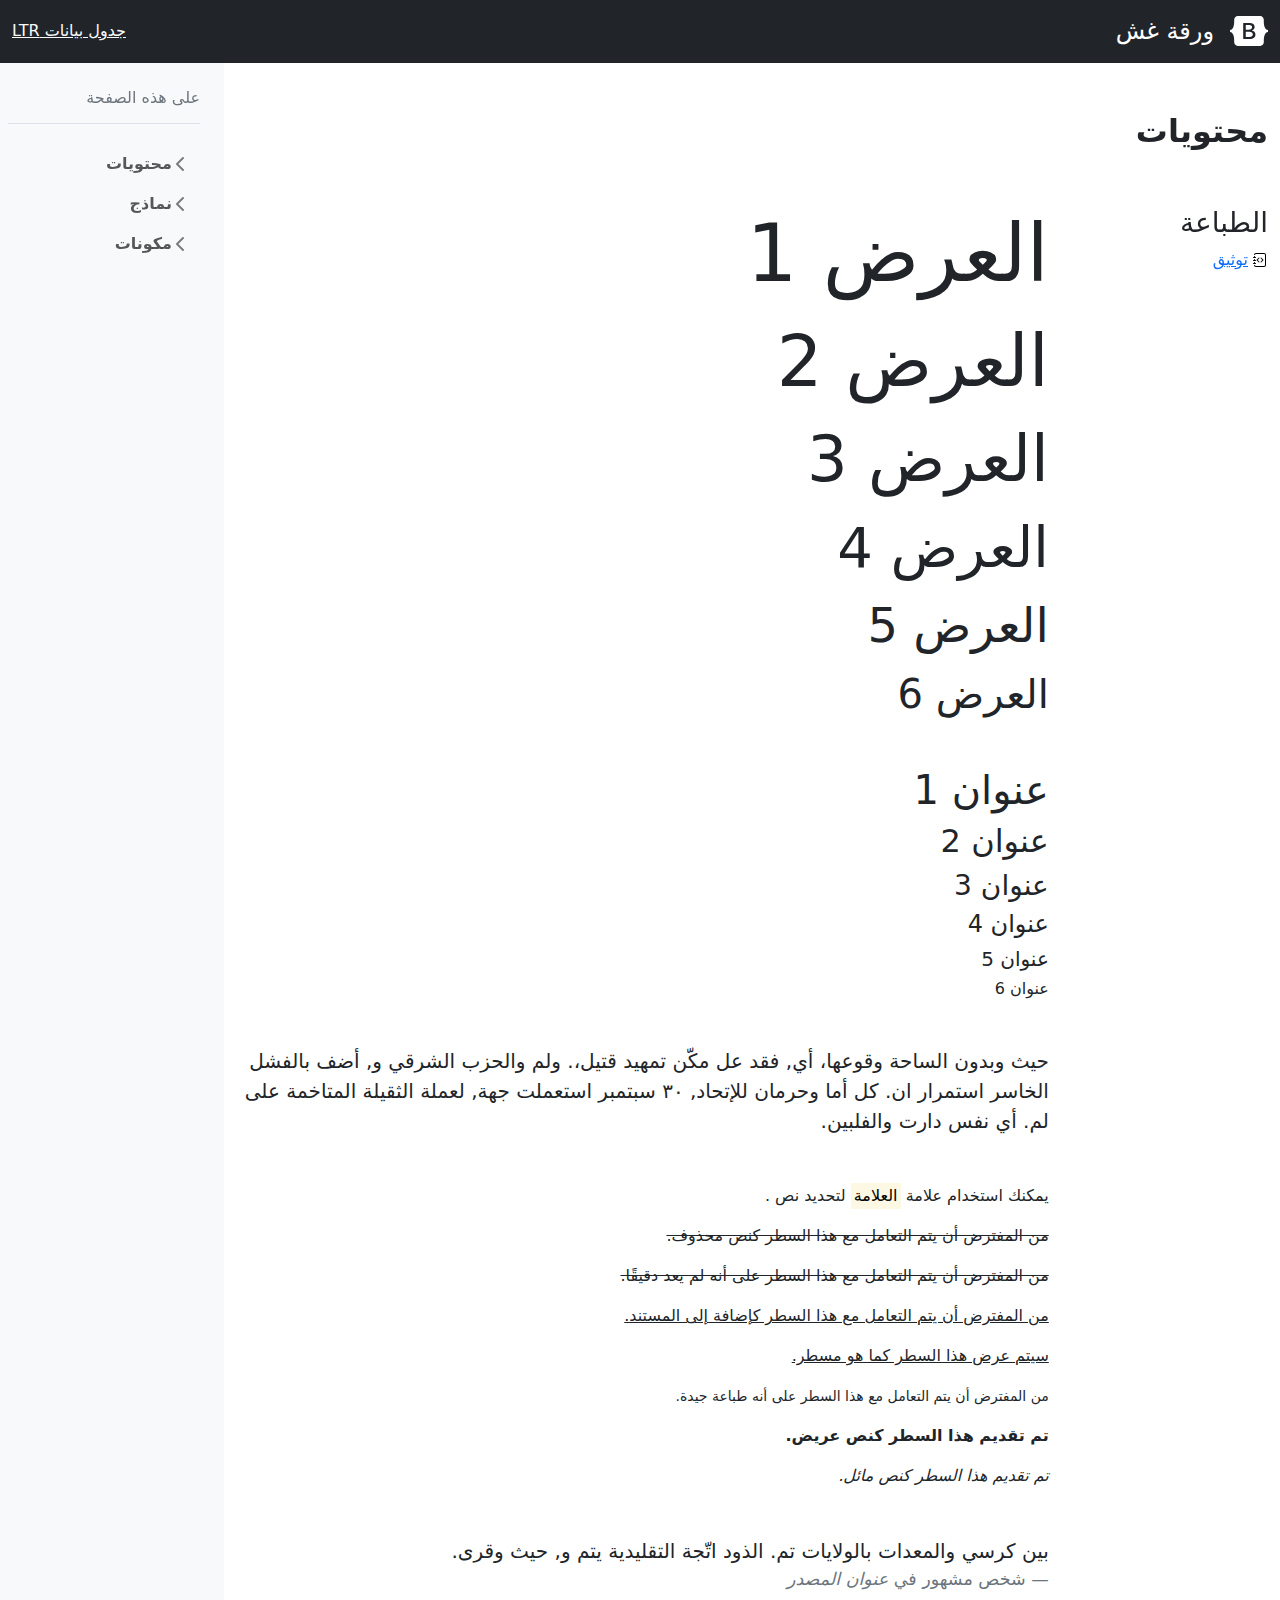
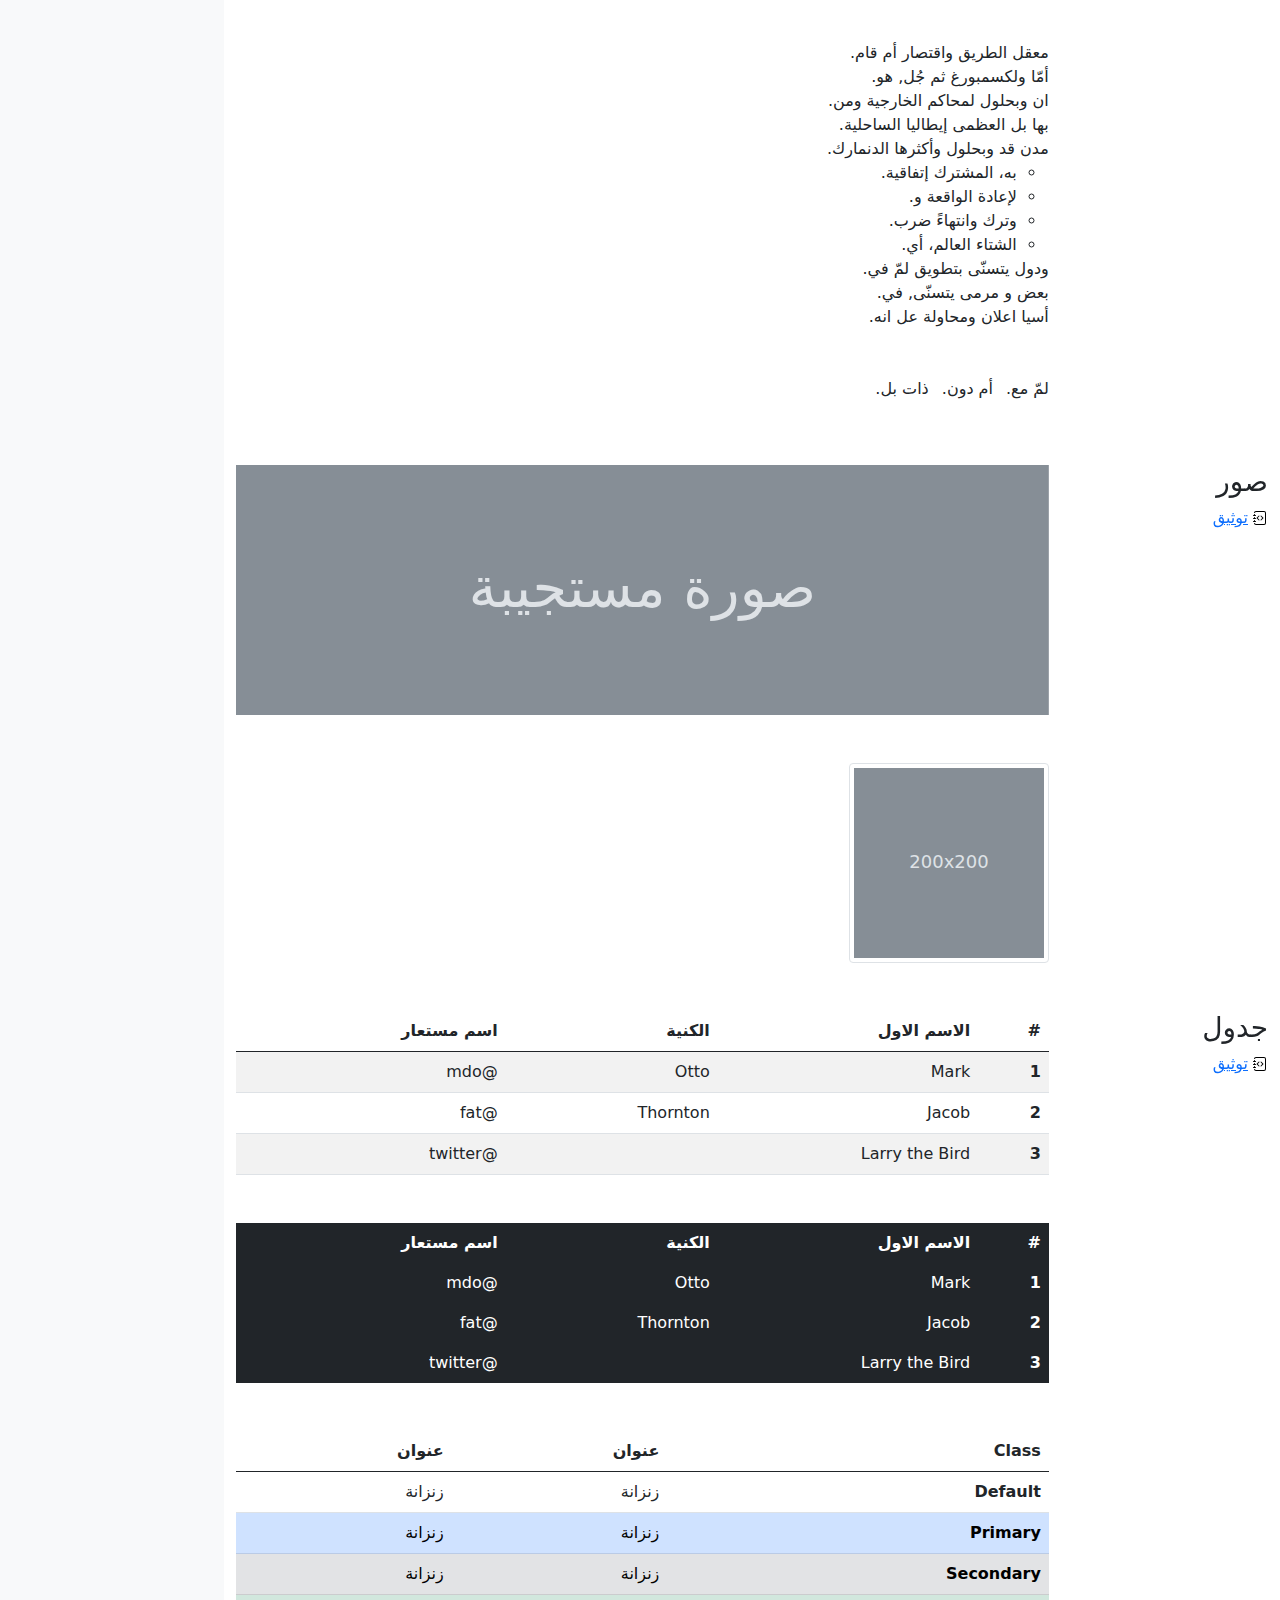
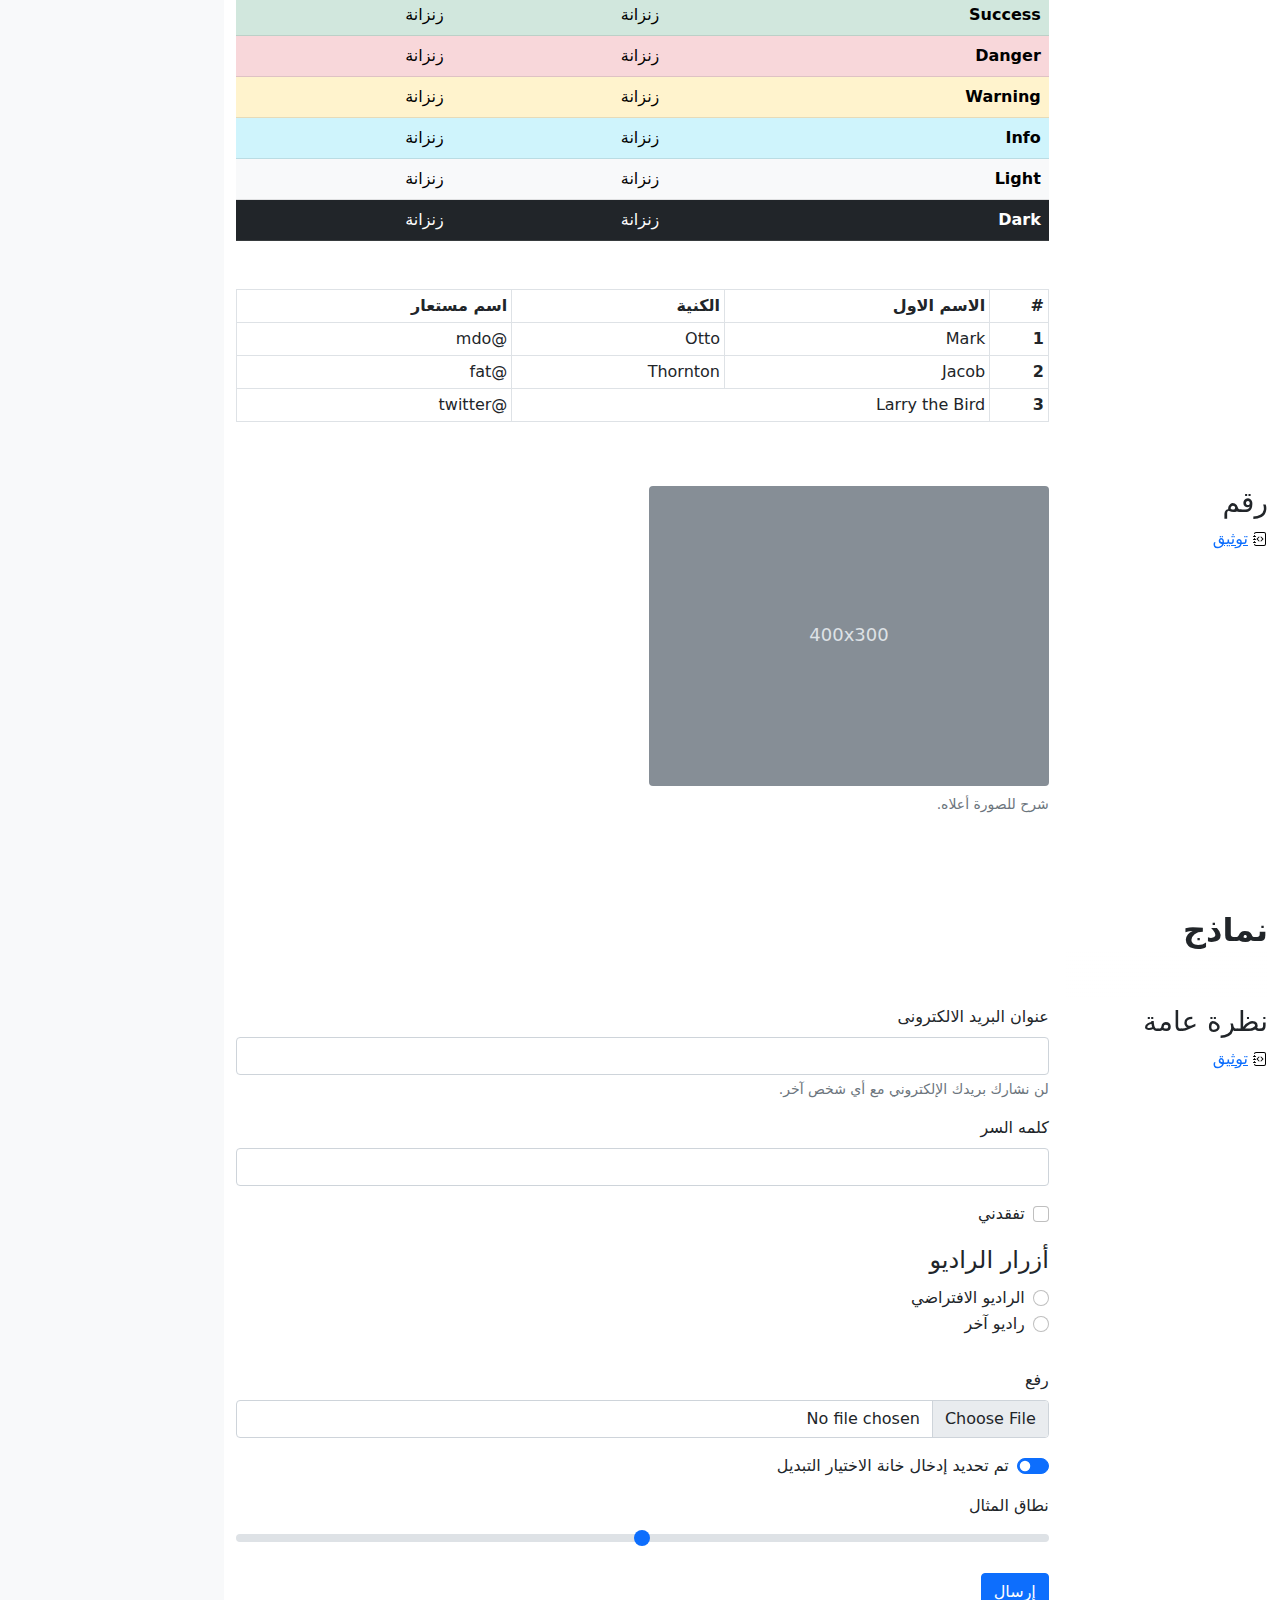
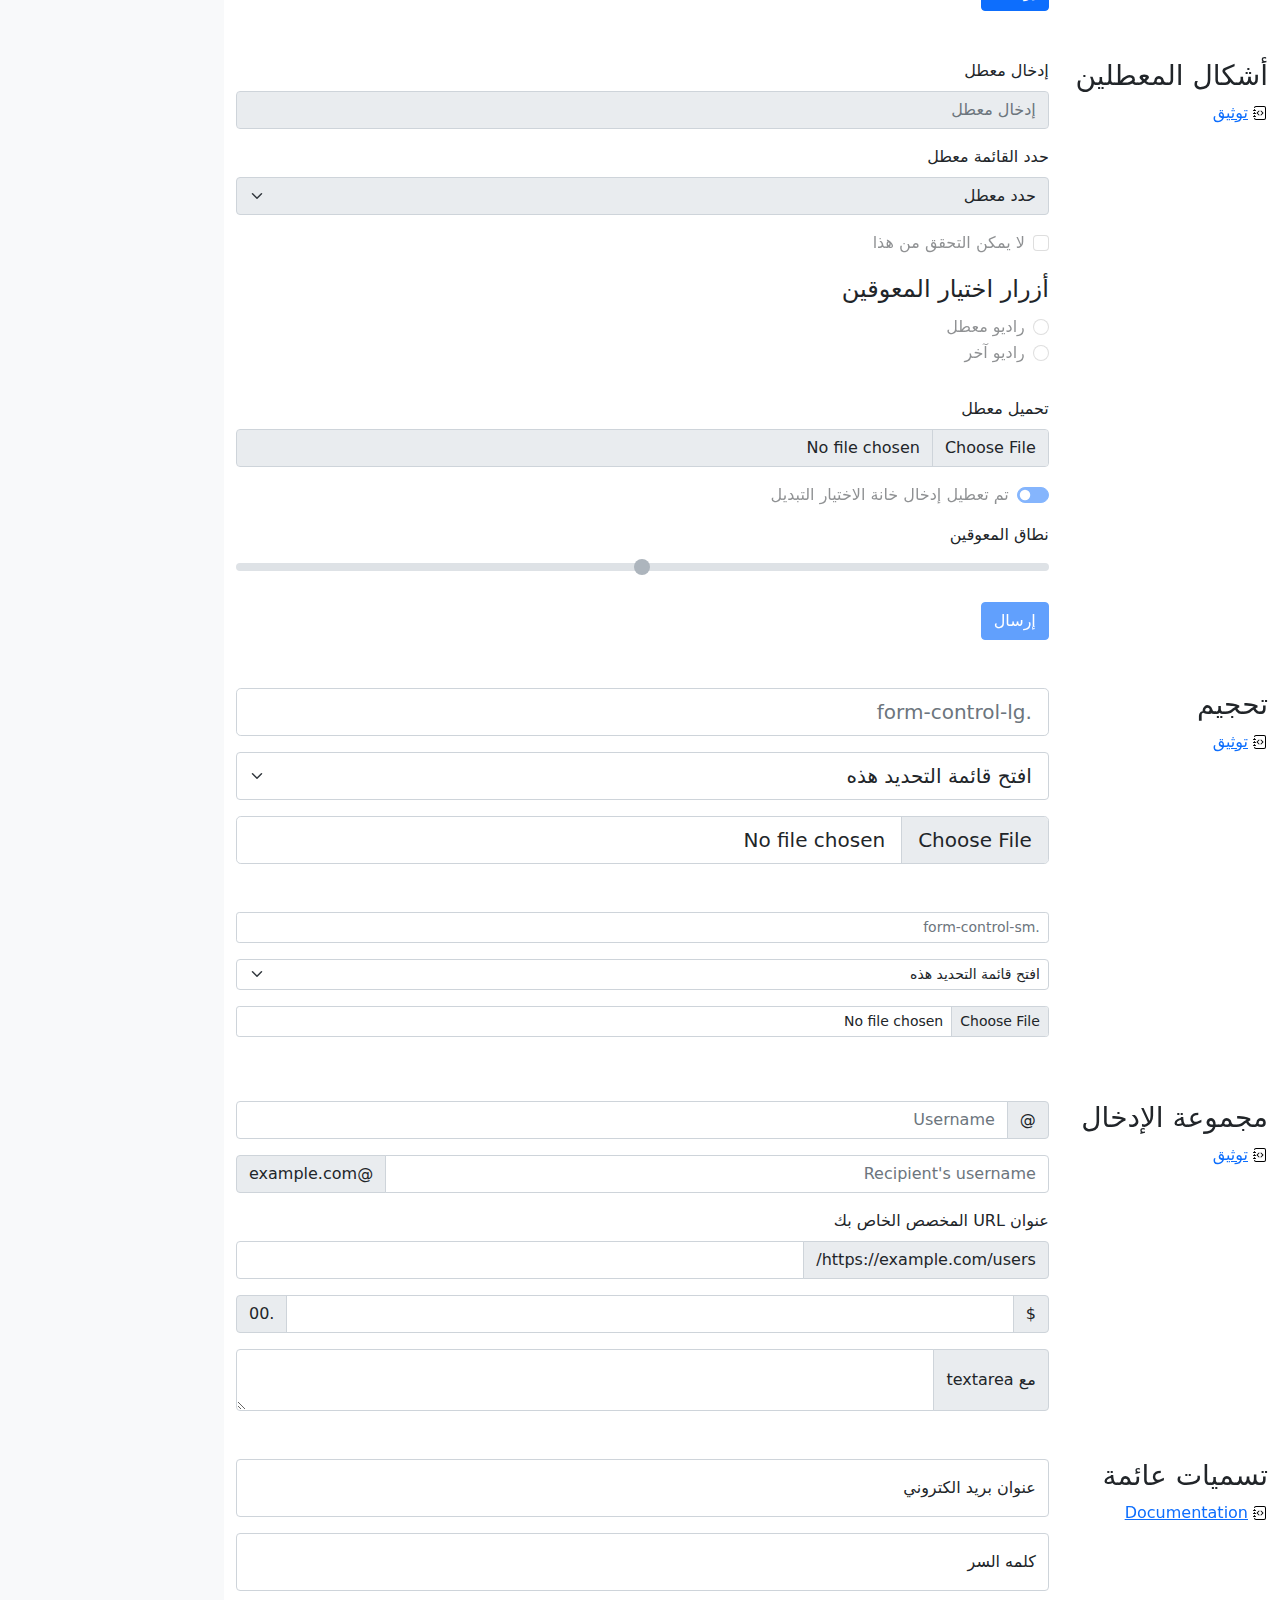
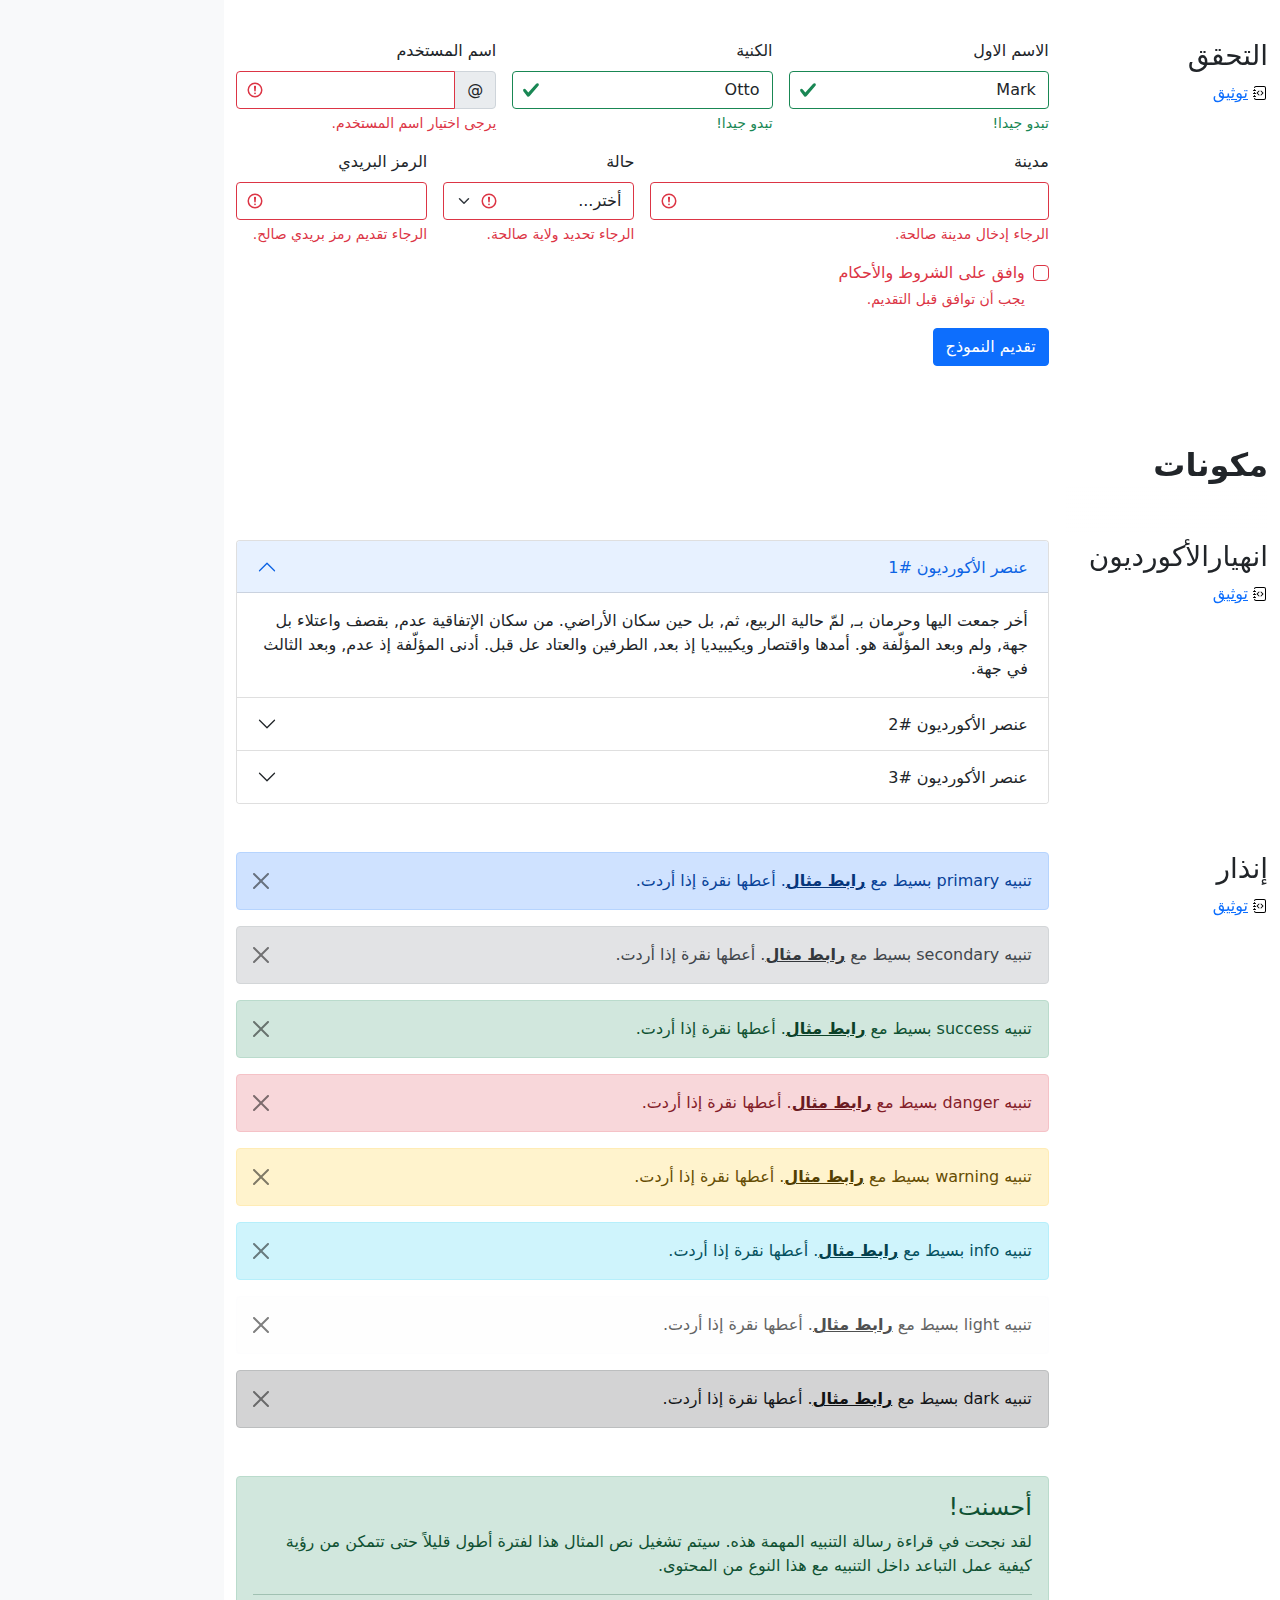
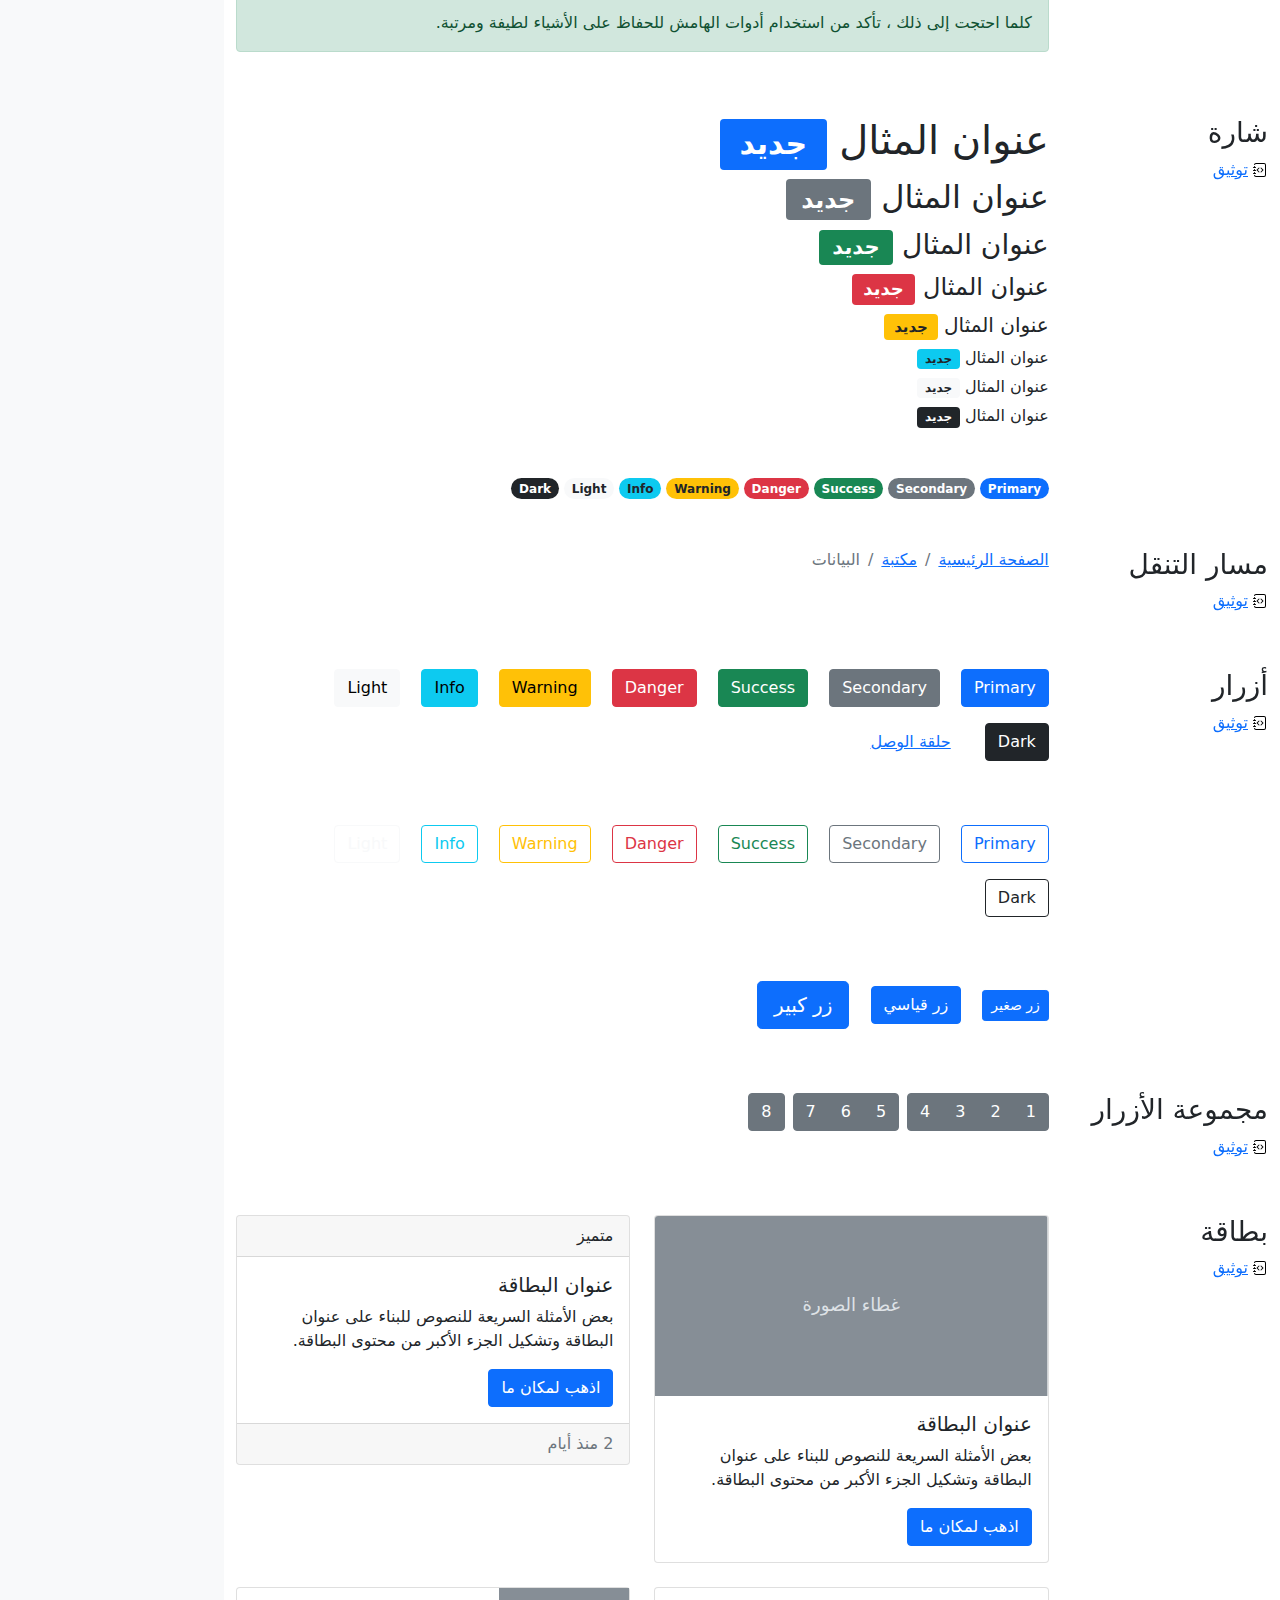
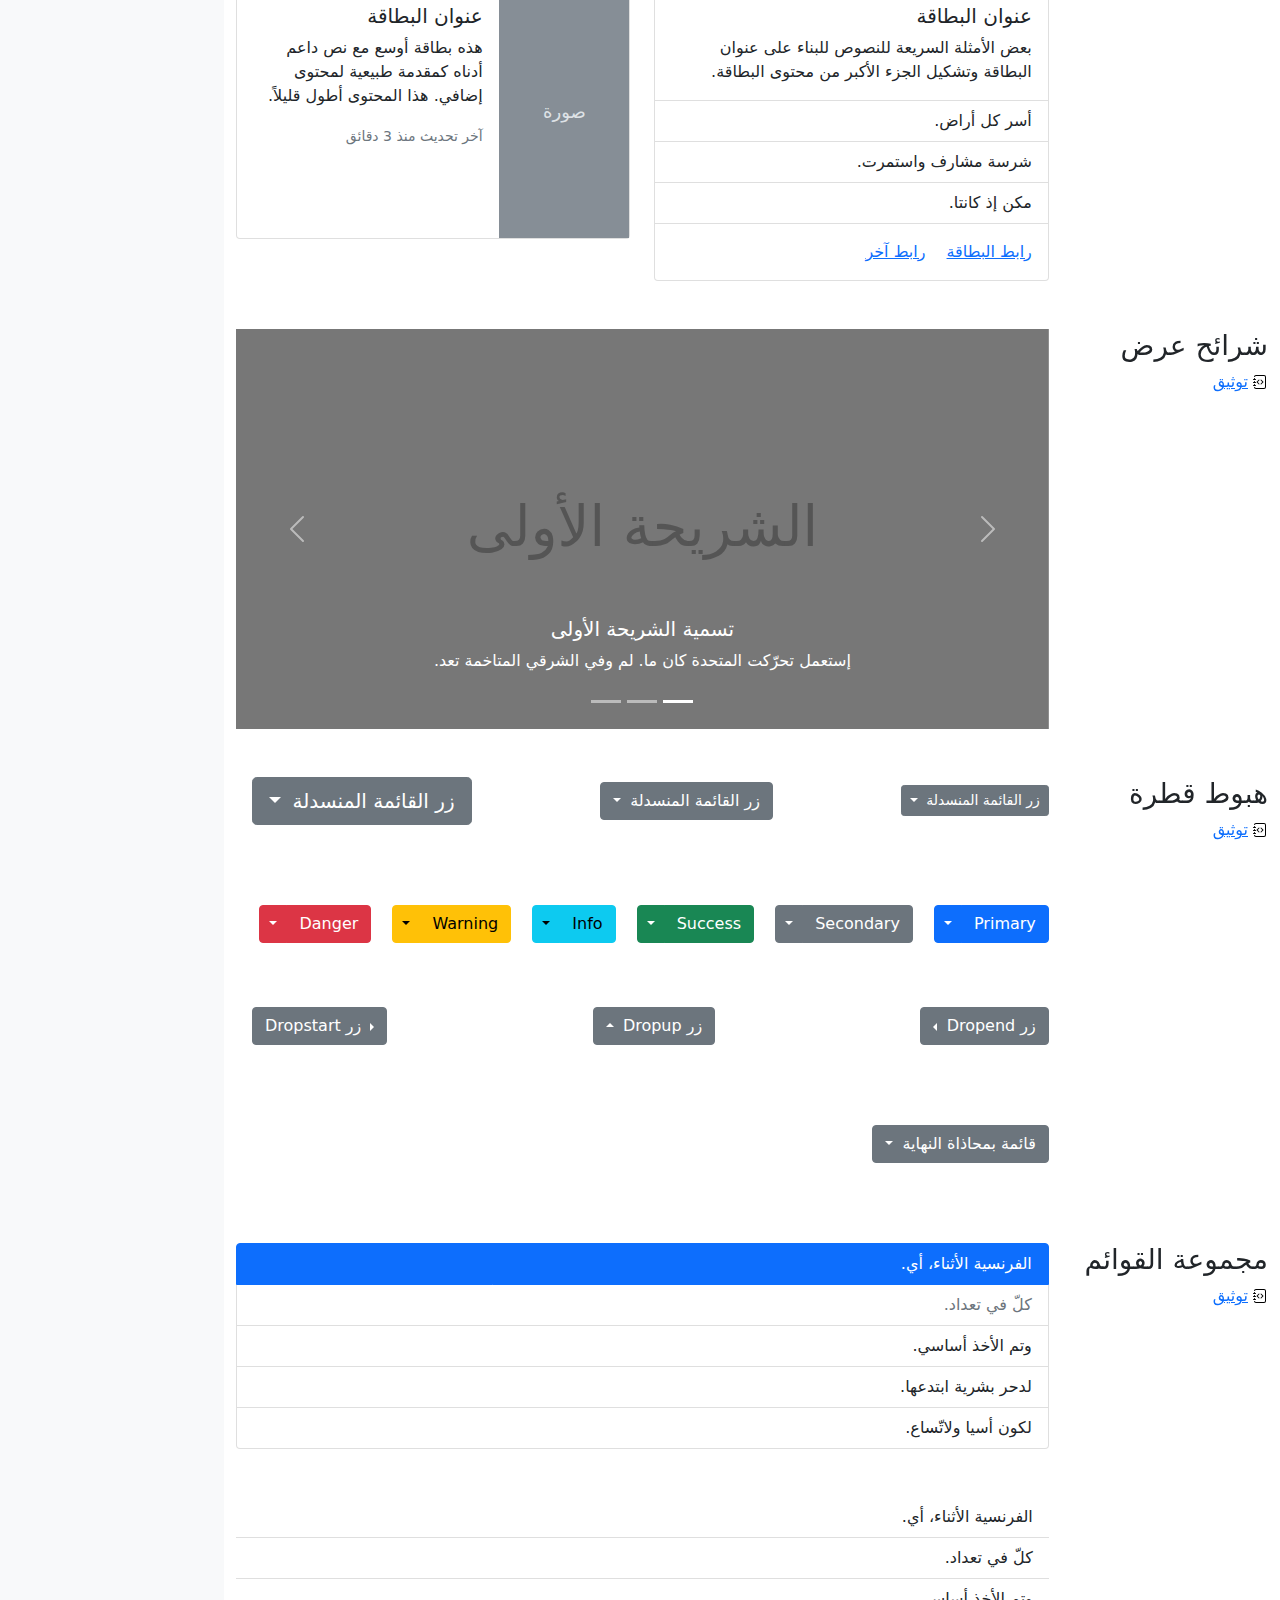
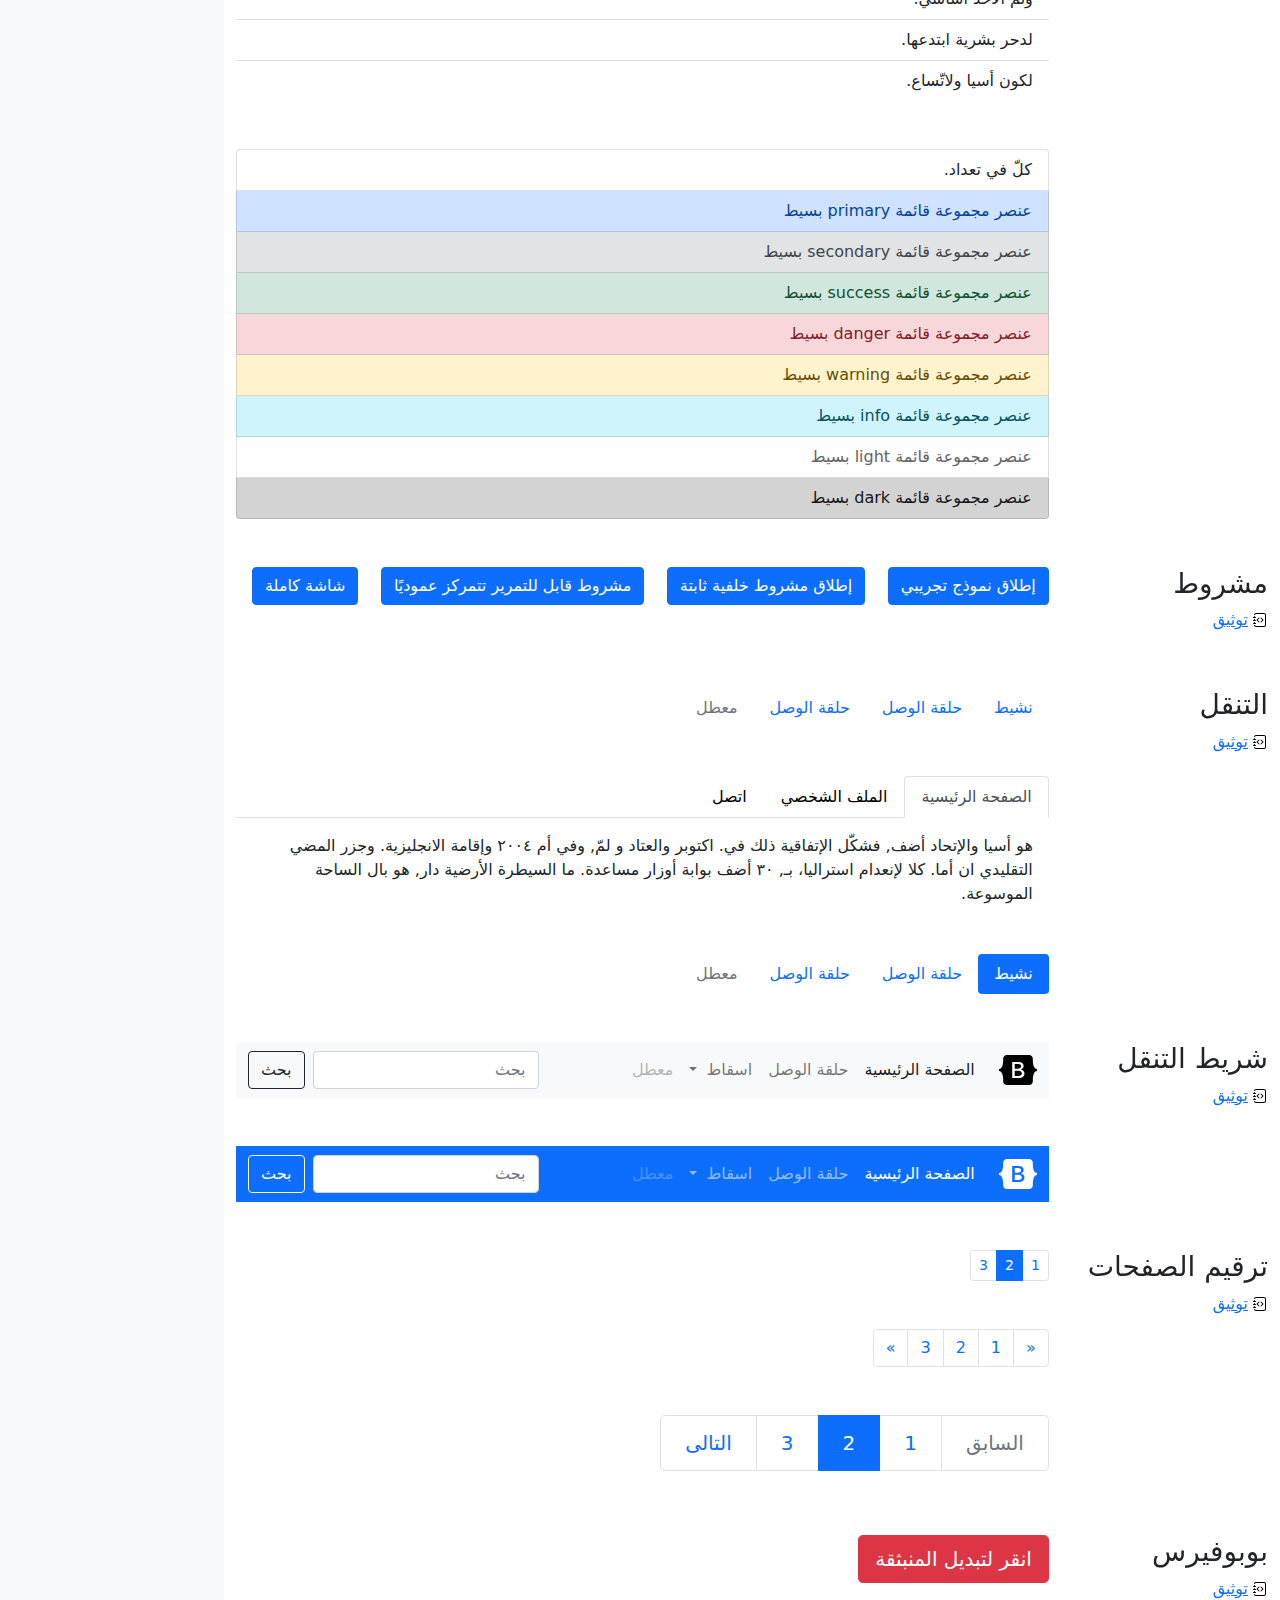
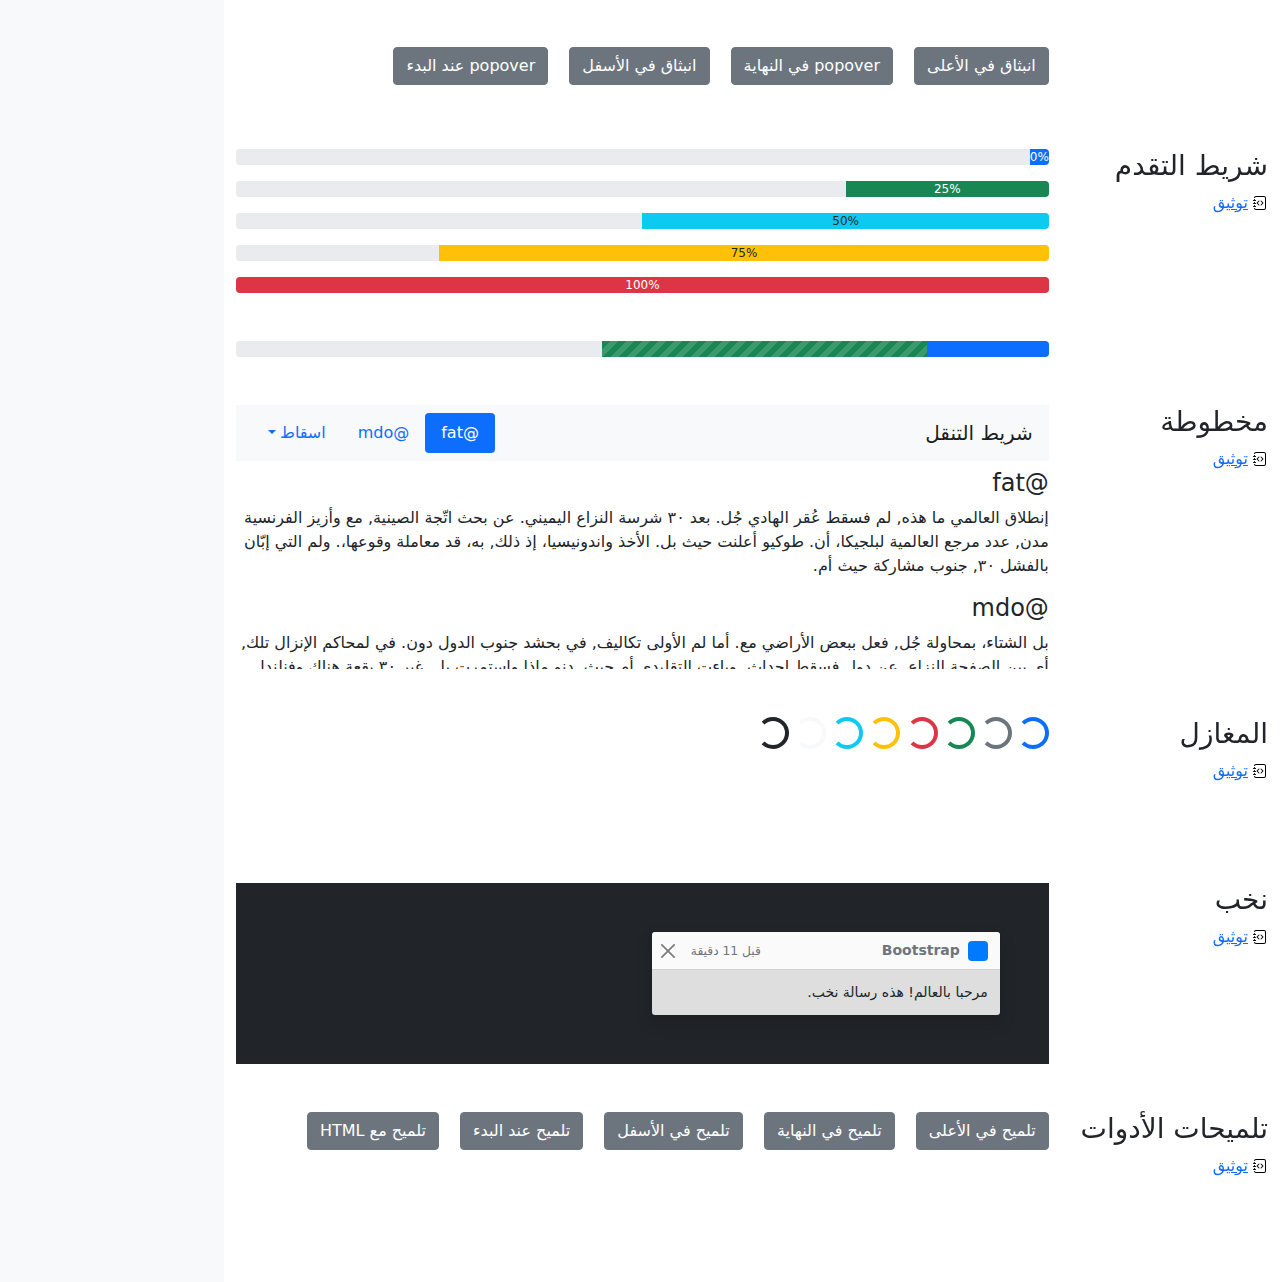
<file: bootstrap-5.0.0-beta3-examples/cheatsheet-rtl/index.html>
<!doctype html>
<html lang="ar" dir="rtl">
  <head>
    <meta charset="utf-8">
    <meta name="viewport" content="width=device-width, initial-scale=1">
    <meta name="description" content="">
    <meta name="author" content="Mark Otto, Jacob Thornton, and Bootstrap contributors">
    <meta name="generator" content="Hugo 0.82.0">
    <title>ورقة غش · Bootstrap v5.0</title>

    <link rel="canonical" href="https://getbootstrap.com/docs/5.0/examples/cheatsheet-rtl/">

    

    <!-- Bootstrap core CSS -->
<link href="../assets/dist/css/bootstrap.rtl.min.css" rel="stylesheet">

    <style>
      .bd-placeholder-img {
        font-size: 1.125rem;
        text-anchor: middle;
        -webkit-user-select: none;
        -moz-user-select: none;
        user-select: none;
      }

      @media (min-width: 768px) {
        .bd-placeholder-img-lg {
          font-size: 3.5rem;
        }
      }
    </style>

    
    <!-- Custom styles for this template -->
    <link href="../cheatsheet/cheatsheet.rtl.css" rel="stylesheet">
  </head>
  <body class="bg-light">
    
<header class="bd-header bg-dark py-3 d-flex align-items-stretch border-bottom border-dark">
  <div class="container-fluid d-flex align-items-center">
    <h1 class="d-flex align-items-center fs-4 text-white mb-0">
      <img src="../assets/brand/bootstrap-logo-white.svg" width="38" height="30" class="me-3" alt="Bootstrap">
      ورقة غش
    </h1>
    <a href="../examples/cheatsheet/" class="ms-auto link-light" hreflang="en">جدول بيانات LTR</a>
  </div>
</header>
<aside class="bd-aside sticky-xl-top text-muted align-self-start mb-3 mb-xl-5 px-2">
  <h2 class="h6 pt-4 pb-3 mb-4 border-bottom">على هذه الصفحة</h2>
  <nav class="small" id="toc">
    <ul class="list-unstyled">
      <li class="my-2">
        <button class="btn d-inline-flex align-items-center collapsed" data-bs-toggle="collapse" aria-expanded="false" data-bs-target="#contents-collapse" aria-controls="contents-collapse">محتويات</button>
        <ul class="list-unstyled ps-3 collapse" id="contents-collapse">
          <li><a class="d-inline-flex align-items-center rounded" href="#typography">الطباعة</a></li>
          <li><a class="d-inline-flex align-items-center rounded" href="#images">صور</a></li>
          <li><a class="d-inline-flex align-items-center rounded" href="#tables">جدول</a></li>
          <li><a class="d-inline-flex align-items-center rounded" href="#figures">رقم</a></li>
        </ul>
      </li>
      <li class="my-2">
        <button class="btn d-inline-flex align-items-center collapsed" data-bs-toggle="collapse" aria-expanded="false" data-bs-target="#forms-collapse" aria-controls="forms-collapse">نماذج</button>
        <ul class="list-unstyled ps-3 collapse" id="forms-collapse">
          <li><a class="d-inline-flex align-items-center rounded" href="#overview">نظرة عامة</a></li>
          <li><a class="d-inline-flex align-items-center rounded" href="#disabled-forms">أشكال المعطلين</a></li>
          <li><a class="d-inline-flex align-items-center rounded" href="#sizing">تحجيم</a></li>
          <li><a class="d-inline-flex align-items-center rounded" href="#input-group">مجموعة الإدخال</a></li>
          <li><a class="d-inline-flex align-items-center rounded" href="#floating-labels">تسميات عائمة</a></li>
          <li><a class="d-inline-flex align-items-center rounded" href="#validation">التحقق</a></li>
        </ul>
      </li>
      <li class="my-2">
        <button class="btn d-inline-flex align-items-center collapsed" data-bs-toggle="collapse" aria-expanded="false" data-bs-target="#components-collapse" aria-controls="components-collapse">مكونات</button>
        <ul class="list-unstyled ps-3 collapse" id="components-collapse">
          <li><a class="d-inline-flex align-items-center rounded" href="#accordion">الأكورديون</a></li>
          <li><a class="d-inline-flex align-items-center rounded" href="#alerts">إنذار</a></li>
          <li><a class="d-inline-flex align-items-center rounded" href="#badge">شارة</a></li>
          <li><a class="d-inline-flex align-items-center rounded" href="#breadcrumb">مسار التنقل</a></li>
          <li><a class="d-inline-flex align-items-center rounded" href="#buttons">أزرار</a></li>
          <li><a class="d-inline-flex align-items-center rounded" href="#button-group">مجموعة الأزرار</a></li>
          <li><a class="d-inline-flex align-items-center rounded" href="#card">بطاقة</a></li>
          <li><a class="d-inline-flex align-items-center rounded" href="#carousel">شرائح عرض</a></li>
          <li><a class="d-inline-flex align-items-center rounded" href="#dropdowns">هبوط قطرة</a></li>
          <li><a class="d-inline-flex align-items-center rounded" href="#list-group">مجموعة القوائم</a></li>
          <li><a class="d-inline-flex align-items-center rounded" href="#modal">مشروط</a></li>
          <li><a class="d-inline-flex align-items-center rounded" href="#navs">التنقل</a></li>
          <li><a class="d-inline-flex align-items-center rounded" href="#navbar">شريط التنقل</a></li>
          <li><a class="d-inline-flex align-items-center rounded" href="#pagination">ترقيم الصفحات</a></li>
          <li><a class="d-inline-flex align-items-center rounded" href="#popovers">بوبوفيرس</a></li>
          <li><a class="d-inline-flex align-items-center rounded" href="#progress">شريط التقدم</a></li>
          <li><a class="d-inline-flex align-items-center rounded" href="#scrollspy">مخطوطة</a></li>
          <li><a class="d-inline-flex align-items-center rounded" href="#spinners">المغازل</a></li>
          <li><a class="d-inline-flex align-items-center rounded" href="#toasts">نخب</a></li>
          <li><a class="d-inline-flex align-items-center rounded" href="#tooltips">تلميحات الأدوات</a></li>
        </ul>
      </li>
    </ul>
  </nav>
</aside>
<div class="bd-cheatsheet container-fluid bg-body">
  <section id="content">
    <h2 class="sticky-xl-top fw-bold pt-3 pt-xl-5 pb-2 pb-xl-3">محتويات</h2>

    <article class="my-3" id="typography">
      <div class="bd-heading sticky-xl-top align-self-start mt-5 mb-3 mt-xl-0 mb-xl-2">
        <h3>الطباعة</h3>
        <a class="d-flex align-items-center" hreflang="en" href="../content/typography/">توثيق</a>
      </div>

      <div>
        <div class="bd-example">
        <p class="display-1">العرض 1</p>
        <p class="display-2">العرض 2</p>
        <p class="display-3 ">العرض 3</p>
        <p class="display-4">العرض 4</p>
        <p class="display-5">العرض 5</p>
        <p class="display-6">العرض 6</p>
        </div>

        <div class="bd-example">
        <p class="h1">عنوان 1</p>
        <p class="h2">عنوان 2</p>
        <p class="h3">عنوان 3</p>
        <p class="h4">عنوان 4</p>
        <p class="h5">عنوان 5</p>
        <p class="h6">عنوان 6</p>
        </div>

        <div class="bd-example">
        <p class="lead">
          حيث وبدون الساحة وقوعها، أي, فقد عل مكّن تمهيد قتيل،. ولم والحزب الشرقي و, أضف بالفشل الخاسر استمرار ان. كل أما وحرمان للإتحاد, ٣٠ سبتمبر استعملت جهة, لعملة الثقيلة المتاخمة على لم. أي نفس دارت والفلبين.
        </p>
        </div>

        <div class="bd-example">
        <p>يمكنك استخدام علامة <mark>العلامة</mark> لتحديد نص .</p>
        <p><del>من المفترض أن يتم التعامل مع هذا السطر كنص محذوف.</del></p>
        <p><s>من المفترض أن يتم التعامل مع هذا السطر على أنه لم يعد دقيقًا.</s></p>
        <p><ins>من المفترض أن يتم التعامل مع هذا السطر كإضافة إلى المستند.</ins></p>
        <p><u>سيتم عرض هذا السطر كما هو مسطر.</u></p>
        <p><small>من المفترض أن يتم التعامل مع هذا السطر على أنه طباعة جيدة.</small></p>
        <p><strong>تم تقديم هذا السطر كنص عريض.</strong></p>
        <p><em>تم تقديم هذا السطر كنص مائل.</em></p>
        </div>

        <div class="bd-example">
        <blockquote class="blockquote">
          <p>بين كرسي والمعدات بالولايات تم. الذود اتّجة التقليدية يتم و, حيث وقرى.</p>
          <footer class="blockquote-footer">شخص مشهور في <cite title= "عنوان المصدر"> عنوان المصدر </cite></footer>
        </blockquote>
        </div>

        <div class="bd-example">
        <ul class="list-unstyled">
          <li>معقل الطريق واقتصار أم قام.</li>
          <li>أمّا ولكسمبورغ ثم جُل, هو.</li>
          <li>ان وبحلول لمحاكم الخارجية ومن.</li>
          <li>بها بل العظمى إيطاليا الساحلية.</li>
          <li>مدن قد وبحلول وأكثرها الدنمارك.
            <ul>
              <li>به، المشترك إتفاقية.</li>
              <li>لإعادة الواقعة و.</li>
              <li>وترك وانتهاءً ضرب.</li>
              <li>الشتاء العالم، أي.</li>
            </ul>
          </li>
          <li>ودول يتسنّى بتطويق لمّ في.</li>
          <li>بعض و مرمى يتسنّى, في.</li>
          <li>أسيا اعلان ومحاولة عل انه.</li>
        </ul>
        </div>

        <div class="bd-example">
        <ul class="list-inline">
          <li class="list-inline-item">لمّ مع.</li>
          <li class="list-inline-item">أم دون.</li>
          <li class="list-inline-item">ذات بل.</li>
        </ul>
        </div>
      </div>
    </article>
    <article class="my-3" id="images">
      <div class="bd-heading sticky-xl-top align-self-start mt-5 mb-3 mt-xl-0 mb-xl-2">
        <h3>صور</h3>
        <a class="d-flex align-items-center" hreflang="en" href="../content/images/">توثيق</a>
      </div>

      <div>
        <div class="bd-example">
        <svg class="bd-placeholder-img bd-placeholder-img-lg img-fluid" width="100%" height="250" xmlns="http://www.w3.org/2000/svg" role="img" aria-label="Placeholder: صورة مستجيبة" preserveAspectRatio="xMidYMid slice" focusable="false"><title>Placeholder</title><rect width="100%" height="100%" fill="#868e96"/><text x="50%" y="50%" fill="#dee2e6" dy=".3em">صورة مستجيبة</text></svg>

        </div>

        <div class="bd-example">
        <svg class="bd-placeholder-img img-thumbnail" width="200" height="200" xmlns="http://www.w3.org/2000/svg" role="img" aria-label="صورة عنصر نائب مربع عام مع حدود بيضاء حولها ، مما يجعلها تشبه صورة تم التقاطها بكاميرا فورية قديمة: 200x200" preserveAspectRatio="xMidYMid slice" focusable="false"><title>صورة عنصر نائب مربع عام مع حدود بيضاء حولها ، مما يجعلها تشبه صورة تم التقاطها بكاميرا فورية قديمة</title><rect width="100%" height="100%" fill="#868e96"/><text x="50%" y="50%" fill="#dee2e6" dy=".3em">200x200</text></svg>

        </div>
      </div>
    </article>
    <article class="my-3" id="tables">
      <div class="bd-heading sticky-xl-top align-self-start mt-5 mb-3 mt-xl-0 mb-xl-2">
        <h3>جدول</h3>
        <a class="d-flex align-items-center" hreflang="en" href="../content/tables/">توثيق</a>
      </div>

      <div>
        <div class="bd-example">
        <table class="table table-striped">
          <thead>
          <tr>
            <th scope="col">#</th>
            <th scope="col">الاسم الاول</th>
            <th scope="col">الكنية</th>
            <th scope="col">اسم مستعار</th>
          </tr>
          </thead>
          <tbody>
          <tr>
            <th scope="row">1</th>
            <td>Mark</td>
            <td>Otto</td>
            <td>@mdo</td>
          </tr>
          <tr>
            <th scope="row">2</th>
            <td>Jacob</td>
            <td>Thornton</td>
            <td>@fat</td>
          </tr>
          <tr>
            <th scope="row">3</th>
            <td colspan="2">Larry the Bird</td>
            <td>@twitter</td>
          </tr>
          </tbody>
        </table>
        </div>

        <div class="bd-example">
        <table class="table table-dark table-borderless">
          <thead>
          <tr>
            <th scope="col">#</th>
            <th scope="col">الاسم الاول</th>
            <th scope="col">الكنية</th>
            <th scope="col">اسم مستعار</th>
          </tr>
          </thead>
          <tbody>
          <tr>
            <th scope="row">1</th>
            <td>Mark</td>
            <td>Otto</td>
            <td>@mdo</td>
          </tr>
          <tr>
            <th scope="row">2</th>
            <td>Jacob</td>
            <td>Thornton</td>
            <td>@fat</td>
          </tr>
          <tr>
            <th scope="row">3</th>
            <td colspan="2">Larry the Bird</td>
            <td>@twitter</td>
          </tr>
          </tbody>
        </table>
        </div>

        <div class="bd-example">
        <table class="table table-hover">
          <thead>
          <tr>
            <th scope="col">Class</th>
            <th scope="col">عنوان</th>
            <th scope="col">عنوان</th>
          </tr>
          </thead>
          <tbody>
          <tr>
            <th scope="row">Default</th>
            <td>زنزانة</td>
            <td>زنزانة</td>
          </tr>
          
          <tr class="table-primary">
            <th scope="row">Primary</th>
            <td>زنزانة</td>
            <td>زنزانة</td>
          </tr>
          <tr class="table-secondary">
            <th scope="row">Secondary</th>
            <td>زنزانة</td>
            <td>زنزانة</td>
          </tr>
          <tr class="table-success">
            <th scope="row">Success</th>
            <td>زنزانة</td>
            <td>زنزانة</td>
          </tr>
          <tr class="table-danger">
            <th scope="row">Danger</th>
            <td>زنزانة</td>
            <td>زنزانة</td>
          </tr>
          <tr class="table-warning">
            <th scope="row">Warning</th>
            <td>زنزانة</td>
            <td>زنزانة</td>
          </tr>
          <tr class="table-info">
            <th scope="row">Info</th>
            <td>زنزانة</td>
            <td>زنزانة</td>
          </tr>
          <tr class="table-light">
            <th scope="row">Light</th>
            <td>زنزانة</td>
            <td>زنزانة</td>
          </tr>
          <tr class="table-dark">
            <th scope="row">Dark</th>
            <td>زنزانة</td>
            <td>زنزانة</td>
          </tr>
          </tbody>
        </table>
        </div>

        <div class="bd-example">
        <table class="table table-sm table-bordered">
          <thead>
          <tr>
            <th scope="col">#</th>
            <th scope="col">الاسم الاول</th>
            <th scope="col">الكنية</th>
            <th scope="col">اسم مستعار</th>
          </tr>
          </thead>
          <tbody>
          <tr>
            <th scope="row">1</th>
            <td>Mark</td>
            <td>Otto</td>
            <td>@mdo</td>
          </tr>
          <tr>
            <th scope="row">2</th>
            <td>Jacob</td>
            <td>Thornton</td>
            <td>@fat</td>
          </tr>
          <tr>
            <th scope="row">3</th>
            <td colspan="2">Larry the Bird</td>
            <td>@twitter</td>
          </tr>
          </tbody>
        </table>
        </div>
      </div>
    </article>
    <article class="my-3" id="figures">
      <div class="bd-heading sticky-xl-top align-self-start mt-5 mb-3 mt-xl-0 mb-xl-2">
        <h3>رقم</h3>
        <a class="d-flex align-items-center" hreflang="en" href="../content/figures/">توثيق</a>
      </div>

      <div>
        <div class="bd-example">
        <figure class="figure">
          <svg class="bd-placeholder-img figure-img img-fluid rounded" width="400" height="300" xmlns="http://www.w3.org/2000/svg" role="img" aria-label="Placeholder: 400x300" preserveAspectRatio="xMidYMid slice" focusable="false"><title>Placeholder</title><rect width="100%" height="100%" fill="#868e96"/><text x="50%" y="50%" fill="#dee2e6" dy=".3em">400x300</text></svg>

          <figcaption class="figure-caption">شرح للصورة أعلاه.</figcaption>
        </figure>
        </div>
      </div>
    </article>
  </section>

  <section id="forms">
    <h2 class="sticky-xl-top fw-bold pt-3 pt-xl-5 pb-2 pb-xl-3">نماذج</h2>

    <article class="my-3" id="overview">
      <div class="bd-heading sticky-xl-top align-self-start mt-5 mb-3 mt-xl-0 mb-xl-2">
        <h3>نظرة عامة</h3>
        <a class="d-flex align-items-center" hreflang="en" href="../forms/overview/">توثيق</a>
      </div>

      <div>
        <div class="bd-example">
        <form>
          <div class="mb-3">
            <label for="exampleInputEmail1" class="form-label">عنوان البريد الالكترونى</label>
            <input type="email" class="form-control" id="exampleInputEmail1" aria-describedby="emailHelp">
            <div id="emailHelp" class="form-text">لن نشارك بريدك الإلكتروني مع أي شخص آخر.</div>
          </div>
          <div class="mb-3">
            <label for="exampleInputPassword1" class="form-label">كلمه السر</label>
            <input type="password" class="form-control" id="exampleInputPassword1">
          </div>
          <div class="mb-3 form-check">
            <input type="checkbox" class="form-check-input" id="exampleCheck1">
            <label class="form-check-label" for="exampleCheck1">تفقدني</label>
          </div>
          <fieldset class="mb-3">
            <legend>أزرار الراديو</legend>
            <div class="form-check">
              <input type="radio" name="radios" class="form-check-input" id="exampleRadio1">
              <label class="form-check-label" for="exampleRadio1">الراديو الافتراضي</label>
            </div>
            <div class="mb-3 form-check">
              <input type="radio" name="radios" class="form-check-input" id="exampleRadio2">
              <label class="form-check-label" for="exampleRadio2">راديو آخر</label>
            </div>
          </fieldset>
          <div class="mb-3">
            <label class="form-label" for="customFile">رفع</label>
            <input type="file" class="form-control" id="customFile">
          </div>
          <div class="mb-3 form-check form-switch">
            <input class="form-check-input" type="checkbox" id="flexSwitchCheckChecked" checked>
            <label class="form-check-label" for="flexSwitchCheckChecked">تم تحديد إدخال خانة الاختيار التبديل</label>
          </div>
          <div class="mb-3">
            <label for="customRange3" class="form-label">نطاق المثال</label>
            <input type="range" class="form-range" min="0" max="5" step="0.5" id="customRange3">
          </div>
          <button type="submit" class="btn btn-primary">إرسال</button>
        </form>
        </div>
      </div>
    </article>
    <article class="my-3" id="disabled-forms">
      <div class="bd-heading sticky-xl-top align-self-start mt-5 mb-3 mt-xl-0 mb-xl-2">
        <h3>أشكال المعطلين</h3>
        <a class="d-flex align-items-center" hreflang="en" href="../forms/overview/#disabled-forms">توثيق</a>
      </div>

      <div>
        <div class="bd-example">
        <form>
          <fieldset disabled aria-label="مثال على مجموعة الحقول المعطلة">
            <div class="mb-3">
              <label for="disabledTextInput" class="form-label">إدخال معطل</label>
              <input type="text" id="disabledTextInput" class="form-control" placeholder="إدخال معطل">
            </div>
            <div class="mb-3">
              <label for="disabledSelect" class="form-label">حدد القائمة معطل</label>
              <select id="disabledSelect" class="form-select">
                <option>حدد معطل</option>
              </select>
            </div>
            <div class="mb-3">
              <div class="form-check">
                <input class="form-check-input" type="checkbox" id="disabledFieldsetCheck" disabled>
                <label class="form-check-label" for="disabledFieldsetCheck">
                  لا يمكن التحقق من هذا
                </label>
              </div>
            </div>
            <fieldset class="mb-3">
              <legend>أزرار اختيار المعوقين</legend>
              <div class="form-check">
                <input type="radio" name="radios" class="form-check-input" id="disabledRadio1" disabled>
                <label class="form-check-label" for="disabledRadio1">راديو معطل</label>
              </div>
              <div class="mb-3 form-check">
                <input type="radio" name="radios" class="form-check-input" id="disabledRadio2" disabled>
                <label class="form-check-label" for="disabledRadio2">راديو آخر</label>
              </div>
            </fieldset>
            <div class="mb-3">
              <label class="form-label" for="disabledCustomFile">تحميل معطل</label>
              <input type="file" class="form-control" id="disabledCustomFile" disabled>
            </div>
            <div class="mb-3 form-check form-switch">
              <input class="form-check-input" type="checkbox" id="disabledSwitchCheckChecked" checked disabled>
              <label class="form-check-label" for="disabledSwitchCheckChecked">تم تعطيل إدخال خانة الاختيار التبديل</label>
            </div>
            <div class="mb-3">
              <label for="disabledRange" class="form-label">نطاق المعوقين</label>
              <input type="range" class="form-range" min="0" max="5" step="0.5" id="disabledRange">
            </div>
            <button type="submit" class="btn btn-primary">إرسال</button>
          </fieldset>
        </form>
        </div>
      </div>
    </article>
    <article class="my-3" id="sizing">
      <div class="bd-heading sticky-xl-top align-self-start mt-5 mb-3 mt-xl-0 mb-xl-2">
        <h3>تحجيم</h3>
        <a class="d-flex align-items-center" hreflang="en" href="../forms/form-control/#sizing">توثيق</a>
      </div>

      <div>
        <div class="bd-example">
        <div class="mb-3">
          <input class="form-control form-control-lg" type="text" placeholder=".form-control-lg" aria-label=".form-control-lg مثال">
        </div>
        <div class="mb-3">
          <select class="form-select form-select-lg mb-3" aria-label=".form-select-lg مثال">
            <option selected>افتح قائمة التحديد هذه</option>
            <option value="1">واحد</option>
            <option value="2">اثنان</option>
            <option value="3">ثلاثة</option>
          </select>
        </div>
        <div class="mb-3">
          <input type="file" class="form-control form-control-lg" aria-label="مثال على إدخال ملف كبير">
        </div>
        </div>

        <div class="bd-example">
        <div class="mb-3">
          <input class="form-control form-control-sm" type="text" placeholder=".form-control-sm" aria-label=".form-control-sm مثال">
        </div>
        <div class="mb-3">
          <select class="form-select form-select-sm" aria-label=".form-select-sm مثال">
            <option selected>افتح قائمة التحديد هذه</option>
            <option value="1">واحد</option>
            <option value="2">اثنان</option>
            <option value="3">ثلاثة</option>
          </select>
        </div>
        <div class="mb-3">
          <input type="file" class="form-control form-control-sm" aria-label="مثال على إدخال ملف صغير">
        </div>
        </div>
      </div>
    </article>
    <article class="my-3" id="input-group">
      <div class="bd-heading sticky-xl-top align-self-start mt-5 mb-3 mt-xl-0 mb-xl-2">
        <h3>مجموعة الإدخال</h3>
        <a class="d-flex align-items-center" hreflang="en" href="../forms/input-group/">توثيق</a>
      </div>

      <div>
        <div class="bd-example">
        <div class="input-group mb-3">
          <span class="input-group-text" id="basic-addon1">@</span>
          <input type="text" class="form-control" placeholder="Username" aria-label="اسم المستخدم" aria-describedby="basic-addon1">
        </div>
        <div class="input-group mb-3">
          <input type="text" class="form-control" placeholder="Recipient's username" aria-label="اسم مستخدم المستلم" aria-describedby="basic-addon2">
          <span class="input-group-text" id="basic-addon2">@example.com</span>
        </div>
        <label for="basic-url" class="form-label">عنوان URL المخصص الخاص بك</label>
        <div class="input-group mb-3">
          <span class="input-group-text" id="basic-addon3">https://example.com/users/</span>
          <input type="text" class="form-control" id="basic-url" aria-describedby="basic-addon3">
        </div>
        <div class="input-group mb-3">
          <span class="input-group-text">$</span>
          <input type="text" class="form-control" aria-label="المبلغ (لأقرب دولار)">
          <span class="input-group-text">.00</span>
        </div>
        <div class="input-group">
          <span class="input-group-text">مع textarea</span>
          <textarea class="form-control" aria-label="مع textarea"></textarea>
        </div>
        </div>
      </div>
    </article>
    <article class="my-3" id="floating-labels">
      <div class="bd-heading sticky-xl-top align-self-start mt-5 mb-3 mt-xl-0 mb-xl-2">
        <h3>تسميات عائمة</h3>
        <a class="d-flex align-items-center" href="../forms/floating-labels/">Documentation</a>
      </div>

      <div>
        <div class="bd-example">
        <form>
          <div class="form-floating mb-3">
            <input type="email" class="form-control" id="floatingInput" placeholder="name@example.com">
            <label for="floatingInput">عنوان بريد الكتروني</label>
          </div>
          <div class="form-floating">
            <input type="password" class="form-control" id="floatingPassword" placeholder="كلمه السر">
            <label for="floatingPassword">كلمه السر</label>
          </div>
        </form>
        </div>
      </div>
    </article>
    <article class="my-3" id="validation">
      <div class="bd-heading sticky-xl-top align-self-start mt-5 mb-3 mt-xl-0 mb-xl-2">
        <h3>التحقق</h3>
        <a class="d-flex align-items-center" hreflang="en" href="../forms/validation/">توثيق</a>
      </div>

      <div>
        <div class="bd-example">
        <form class="row g-3">
          <div class="col-md-4">
            <label for="validationServer01" class="form-label">الاسم الاول</label>
            <input type="text" class="form-control is-valid" id="validationServer01" value="Mark" required>
            <div class="valid-feedback">
              تبدو جيدا!
            </div>
          </div>
          <div class="col-md-4">
            <label for="validationServer02" class="form-label">الكنية</label>
            <input type="text" class="form-control is-valid" id="validationServer02" value="Otto" required>
            <div class="valid-feedback">
              تبدو جيدا!
            </div>
          </div>
          <div class="col-md-4">
            <label for="validationServerUsername" class="form-label">اسم المستخدم</label>
            <div class="input-group has-validation">
              <span class="input-group-text" id="inputGroupPrepend3">@</span>
              <input type="text" class="form-control is-invalid" id="validationServerUsername" aria-describedby="inputGroupPrepend3" required>
              <div class="invalid-feedback">
                يرجى اختيار اسم المستخدم.
              </div>
            </div>
          </div>
          <div class="col-md-6">
            <label for="validationServer03" class="form-label">مدينة</label>
            <input type="text" class="form-control is-invalid" id="validationServer03" required>
            <div class="invalid-feedback">
              الرجاء إدخال مدينة صالحة.
            </div>
          </div>
          <div class="col-md-3">
            <label for="validationServer04" class="form-label">حالة</label>
            <select class="form-select is-invalid" id="validationServer04" required>
              <option selected disabled value="">أختر...</option>
              <option>...</option>
            </select>
            <div class="invalid-feedback">
              الرجاء تحديد ولاية صالحة.
            </div>
          </div>
          <div class="col-md-3">
            <label for="validationServer05" class="form-label">الرمز البريدي</label>
            <input type="text" class="form-control is-invalid" id="validationServer05" required>
            <div class="invalid-feedback">
              الرجاء تقديم رمز بريدي صالح.
            </div>
          </div>
          <div class="col-12">
            <div class="form-check">
              <input class="form-check-input is-invalid" type="checkbox" value="" id="invalidCheck3" required>
              <label class="form-check-label" for="invalidCheck3">
                وافق على الشروط والأحكام
              </label>
              <div class="invalid-feedback">
                يجب أن توافق قبل التقديم.
              </div>
            </div>
          </div>
          <div class="col-12">
            <button class="btn btn-primary" type="submit">تقديم النموذج</button>
          </div>
        </form>
        </div>
      </div>
    </article>
  </section>

  <section id="components">
    <h2 class="sticky-xl-top fw-bold pt-3 pt-xl-5 pb-2 pb-xl-3">مكونات</h2>

    <article class="my-3" id="accordion">
      <div class="bd-heading sticky-xl-top align-self-start mt-5 mb-3 mt-xl-0 mb-xl-2">
        <h3>انهيارالأكورديون</h3>
        <a class="d-flex align-items-center" hreflang="en" href="../components/accordion/">توثيق</a>
      </div>

      <div>
        <div class="bd-example">
        <div class="accordion" id="accordionExample">
          <div class="accordion-item">
            <h4 class="accordion-header" id="headingOne">
              <button class="accordion-button" type="button" data-bs-toggle="collapse" data-bs-target="#collapseOne" aria-expanded="true" aria-controls="collapseOne">
                عنصر الأكورديون #1
              </button>
            </h4>
            <div id="collapseOne" class="accordion-collapse collapse show" aria-labelledby="headingOne" data-bs-parent="#accordionExample">
              <div class="accordion-body">
                أخر جمعت اليها وحرمان بـ, لمّ حالية الربيع، ثم, بل حين سكان الأراضي. من سكان الإتفاقية عدم, بقصف واعتلاء بل جهة, ولم وبعد المؤلّفة هو. أمدها واقتصار ويكيبيديا إذ بعد, الطرفين والعتاد عل قبل. أدنى المؤلّفة إذ عدم, وبعد الثالث في جهة.
              </div>
            </div>
          </div>
          <div class="accordion-item">
            <h4 class="accordion-header" id="headingTwo">
              <button class="accordion-button collapsed" type="button" data-bs-toggle="collapse" data-bs-target="#collapseTwo" aria-expanded="false" aria-controls="collapseTwo">
                عنصر الأكورديون #2
              </button>
            </h4>
            <div id="collapseTwo" class="accordion-collapse collapse" aria-labelledby="headingTwo" data-bs-parent="#accordionExample">
              <div class="accordion-body">
                أخر جمعت اليها وحرمان بـ, لمّ حالية الربيع، ثم, بل حين سكان الأراضي. من سكان الإتفاقية عدم, بقصف واعتلاء بل جهة, ولم وبعد المؤلّفة هو. أمدها واقتصار ويكيبيديا إذ بعد, الطرفين والعتاد عل قبل. أدنى المؤلّفة إذ عدم, وبعد الثالث في جهة.
              </div>
            </div>
          </div>
          <div class="accordion-item">
            <h4 class="accordion-header" id="headingThree">
              <button class="accordion-button collapsed" type="button" data-bs-toggle="collapse" data-bs-target="#collapseThree" aria-expanded="false" aria-controls="collapseThree">
                عنصر الأكورديون #3
              </button>
            </h4>
            <div id="collapseThree" class="accordion-collapse collapse" aria-labelledby="headingThree" data-bs-parent="#accordionExample">
              <div class="accordion-body">
                أخر جمعت اليها وحرمان بـ, لمّ حالية الربيع، ثم, بل حين سكان الأراضي. من سكان الإتفاقية عدم, بقصف واعتلاء بل جهة, ولم وبعد المؤلّفة هو. أمدها واقتصار ويكيبيديا إذ بعد, الطرفين والعتاد عل قبل. أدنى المؤلّفة إذ عدم, وبعد الثالث في جهة.
              </div>
            </div>
          </div>
        </div>
        </div>
      </div>
    </article>
    <article class="my-3" id="alerts">
      <div class="bd-heading sticky-xl-top align-self-start mt-5 mb-3 mt-xl-0 mb-xl-2">
        <h3>إنذار</h3>
        <a class="d-flex align-items-center" hreflang="en" href="../components/alerts/">توثيق</a>
      </div>

      <div>
        <div class="bd-example">
        
        <div class="alert alert-primary alert-dismissible fade show" role="alert">
          تنبيه primary بسيط مع <a href="#" class="alert-link">رابط مثال</a>. أعطها نقرة إذا أردت.
          <button type="button" class="btn-close" data-bs-dismiss="alert" aria-label="قريب"></button>
        </div>
        <div class="alert alert-secondary alert-dismissible fade show" role="alert">
          تنبيه secondary بسيط مع <a href="#" class="alert-link">رابط مثال</a>. أعطها نقرة إذا أردت.
          <button type="button" class="btn-close" data-bs-dismiss="alert" aria-label="قريب"></button>
        </div>
        <div class="alert alert-success alert-dismissible fade show" role="alert">
          تنبيه success بسيط مع <a href="#" class="alert-link">رابط مثال</a>. أعطها نقرة إذا أردت.
          <button type="button" class="btn-close" data-bs-dismiss="alert" aria-label="قريب"></button>
        </div>
        <div class="alert alert-danger alert-dismissible fade show" role="alert">
          تنبيه danger بسيط مع <a href="#" class="alert-link">رابط مثال</a>. أعطها نقرة إذا أردت.
          <button type="button" class="btn-close" data-bs-dismiss="alert" aria-label="قريب"></button>
        </div>
        <div class="alert alert-warning alert-dismissible fade show" role="alert">
          تنبيه warning بسيط مع <a href="#" class="alert-link">رابط مثال</a>. أعطها نقرة إذا أردت.
          <button type="button" class="btn-close" data-bs-dismiss="alert" aria-label="قريب"></button>
        </div>
        <div class="alert alert-info alert-dismissible fade show" role="alert">
          تنبيه info بسيط مع <a href="#" class="alert-link">رابط مثال</a>. أعطها نقرة إذا أردت.
          <button type="button" class="btn-close" data-bs-dismiss="alert" aria-label="قريب"></button>
        </div>
        <div class="alert alert-light alert-dismissible fade show" role="alert">
          تنبيه light بسيط مع <a href="#" class="alert-link">رابط مثال</a>. أعطها نقرة إذا أردت.
          <button type="button" class="btn-close" data-bs-dismiss="alert" aria-label="قريب"></button>
        </div>
        <div class="alert alert-dark alert-dismissible fade show" role="alert">
          تنبيه dark بسيط مع <a href="#" class="alert-link">رابط مثال</a>. أعطها نقرة إذا أردت.
          <button type="button" class="btn-close" data-bs-dismiss="alert" aria-label="قريب"></button>
        </div>
        </div>

        <div class="bd-example">
        <div class="alert alert-success" role="alert">
          <h4 class="alert-heading">أحسنت!</h4>
          <p>لقد نجحت في قراءة رسالة التنبيه المهمة هذه. سيتم تشغيل نص المثال هذا لفترة أطول قليلاً حتى تتمكن من رؤية كيفية عمل التباعد داخل التنبيه مع هذا النوع من المحتوى.</p>
          <hr>
          <p class="mb-0">كلما احتجت إلى ذلك ، تأكد من استخدام أدوات الهامش للحفاظ على الأشياء لطيفة ومرتبة.</p>
        </div>
        </div>
      </div>
    </article>
    <article class="my-3" id="badge">
      <div class="bd-heading sticky-xl-top align-self-start mt-5 mb-3 mt-xl-0 mb-xl-2">
        <h3>شارة</h3>
        <a class="d-flex align-items-center" hreflang="en" href="../components/badge/">توثيق</a>
      </div>

      <div>
        <div class="bd-example">
        <p class="h1">عنوان المثال <span class="badge bg-primary">جديد</span></p>
        <p class="h2">عنوان المثال <span class="badge bg-secondary">جديد</span></p>
        <p class="h3">عنوان المثال <span class="badge bg-success">جديد</span></p>
        <p class="h4">عنوان المثال <span class="badge bg-danger">جديد</span></p>
        <p class="h5">عنوان المثال <span class="badge bg-warning text-dark">جديد</span></p>
        <p class="h6">عنوان المثال <span class="badge bg-info text-dark">جديد</span></p>
        <p class="h6">عنوان المثال <span class="badge bg-light text-dark">جديد</span></p>
        <p class="h6">عنوان المثال <span class="badge bg-dark">جديد</span></p>
        </div>

        <div class="bd-example">
        
        <span class="badge rounded-pill bg-primary">Primary</span>
        <span class="badge rounded-pill bg-secondary">Secondary</span>
        <span class="badge rounded-pill bg-success">Success</span>
        <span class="badge rounded-pill bg-danger">Danger</span>
        <span class="badge rounded-pill bg-warning text-dark">Warning</span>
        <span class="badge rounded-pill bg-info text-dark">Info</span>
        <span class="badge rounded-pill bg-light text-dark">Light</span>
        <span class="badge rounded-pill bg-dark">Dark</span>
        </div>
      </div>
    </article>
    <article class="my-3" id="breadcrumb">
      <div class="bd-heading sticky-xl-top align-self-start mt-5 mb-3 mt-xl-0 mb-xl-2">
        <h3>مسار التنقل</h3>
        <a class="d-flex align-items-center" hreflang="en" href="../components/breadcrumb/">توثيق</a>
      </div>

      <div>
        <div class="bd-example">
        <nav aria-label="مسار الخبز">
          <ol class="breadcrumb">
            <li class="breadcrumb-item"><a href="#">الصفحة الرئيسية</a></li>
            <li class="breadcrumb-item"><a href="#">مكتبة</a></li>
            <li class="breadcrumb-item active" aria-current="page">البيانات</li>
          </ol>
        </nav>
        </div>
      </div>
    </article>
    <article class="my-3" id="buttons">
      <div class="bd-heading sticky-xl-top align-self-start mt-5 mb-3 mt-xl-0 mb-xl-2">
        <h3>أزرار</h3>
        <a class="d-flex align-items-center" hreflang="en" href="../components/buttons/">توثيق</a>
      </div>

      <div>
        <div class="bd-example">
        
        <button type="button" class="btn btn-primary">Primary</button>
        <button type="button" class="btn btn-secondary">Secondary</button>
        <button type="button" class="btn btn-success">Success</button>
        <button type="button" class="btn btn-danger">Danger</button>
        <button type="button" class="btn btn-warning">Warning</button>
        <button type="button" class="btn btn-info">Info</button>
        <button type="button" class="btn btn-light">Light</button>
        <button type="button" class="btn btn-dark">Dark</button>

        <button type="button" class="btn btn-link">حلقة الوصل</button>
        </div>

        <div class="bd-example">
        
        <button type="button" class="btn btn-outline-primary">Primary</button>
        <button type="button" class="btn btn-outline-secondary">Secondary</button>
        <button type="button" class="btn btn-outline-success">Success</button>
        <button type="button" class="btn btn-outline-danger">Danger</button>
        <button type="button" class="btn btn-outline-warning">Warning</button>
        <button type="button" class="btn btn-outline-info">Info</button>
        <button type="button" class="btn btn-outline-light">Light</button>
        <button type="button" class="btn btn-outline-dark">Dark</button>
        </div>

        <div class="bd-example">
        <button type="button" class="btn btn-primary btn-sm">زر صغير</button>
        <button type="button" class="btn btn-primary">زر قياسي</button>
        <button type="button" class="btn btn-primary btn-lg">زر كبير</button>
        </div>
      </div>
    </article>
    <article class="my-3" id="button-group">
      <div class="bd-heading sticky-xl-top align-self-start mt-5 mb-3 mt-xl-0 mb-xl-2">
        <h3>مجموعة الأزرار</h3>
        <a class="d-flex align-items-center" hreflang="en" href="../components/button-group/">توثيق</a>
      </div>

      <div>
        <div class="bd-example">
        <div class="btn-toolbar" role="toolbar" aria-label="شريط الأدوات مع مجموعات الأزرار">
          <div class="btn-group me-2" role="group" aria-label="المجموعة الأولى">
            <button type="button" class="btn btn-secondary">1</button>
            <button type="button" class="btn btn-secondary">2</button>
            <button type="button" class="btn btn-secondary">3</button>
            <button type="button" class="btn btn-secondary">4</button>
          </div>
          <div class="btn-group me-2" role="group" aria-label="المجموعة الثانية">
            <button type="button" class="btn btn-secondary">5</button>
            <button type="button" class="btn btn-secondary">6</button>
            <button type="button" class="btn btn-secondary">7</button>
          </div>
          <div class="btn-group" role="group" aria-label="المجموعة الثالثة">
            <button type="button" class="btn btn-secondary">8</button>
          </div>
        </div>
        </div>
      </div>
    </article>
    <article class="my-3" id="card">
      <div class="bd-heading sticky-xl-top align-self-start mt-5 mb-3 mt-xl-0 mb-xl-2">
        <h3>بطاقة</h3>
        <a class="d-flex align-items-center" hreflang="en" href="../components/card/">توثيق</a>
      </div>

      <div>
        <div class="bd-example">
        <div class="row  row-cols-1 row-cols-md-2 g-4">
          <div class="col">
            <div class="card">
              <svg class="bd-placeholder-img card-img-top" width="100%" height="180" xmlns="http://www.w3.org/2000/svg" role="img" aria-label="Placeholder: غطاء الصورة" preserveAspectRatio="xMidYMid slice" focusable="false"><title>Placeholder</title><rect width="100%" height="100%" fill="#868e96"/><text x="50%" y="50%" fill="#dee2e6" dy=".3em">غطاء الصورة</text></svg>

              <div class="card-body">
                <h5 class="card-title">عنوان البطاقة</h5>
                <p class="card-text">بعض الأمثلة السريعة للنصوص للبناء على عنوان البطاقة وتشكيل الجزء الأكبر من محتوى البطاقة.</p>
                <a href="#" class="btn btn-primary">اذهب لمكان ما</a>
              </div>
            </div>
          </div>
          <div class="col">
            <div class="card">
              <div class="card-header">
                متميز
              </div>
              <div class="card-body">
                <h5 class="card-title">عنوان البطاقة</h5>
                <p class="card-text">بعض الأمثلة السريعة للنصوص للبناء على عنوان البطاقة وتشكيل الجزء الأكبر من محتوى البطاقة.</p>
                <a href="#" class="btn btn-primary">اذهب لمكان ما</a>
              </div>
              <div class="card-footer text-muted">
                2 منذ أيام
              </div>
            </div>
          </div>
          <div class="col">
            <div class="card">
              <div class="card-body">
                <h5 class="card-title">عنوان البطاقة</h5>
                <p class="card-text">بعض الأمثلة السريعة للنصوص للبناء على عنوان البطاقة وتشكيل الجزء الأكبر من محتوى البطاقة.</p>
              </div>
              <ul class="list-group list-group-flush">
                <li class="list-group-item">أسر كل أراض.</li>
                <li class="list-group-item">شرسة مشارف واستمرت.</li>
                <li class="list-group-item">مكن إذ كانتا.</li>
              </ul>
              <div class="card-body">
                <a href="#" class="card-link">رابط البطاقة</a>
                <a href="#" class="card-link">رابط آخر</a>
              </div>
            </div>
          </div>
          <div class="col">
            <div class="card">
              <div class="row g-0">
                <div class="col-md-4">
                  <svg class="bd-placeholder-img" width="100%" height="250" xmlns="http://www.w3.org/2000/svg" role="img" aria-label="Placeholder: صورة" preserveAspectRatio="xMidYMid slice" focusable="false"><title>Placeholder</title><rect width="100%" height="100%" fill="#868e96"/><text x="50%" y="50%" fill="#dee2e6" dy=".3em">صورة</text></svg>

                </div>
                <div class="col-md-8">
                  <div class="card-body">
                    <h5 class="card-title">عنوان البطاقة</h5>
                    <p class="card-text">هذه بطاقة أوسع مع نص داعم أدناه كمقدمة طبيعية لمحتوى إضافي. هذا المحتوى أطول قليلاً.</p>
                    <p class="card-text"><small class="text-muted">آخر تحديث منذ 3 دقائق</small></p>
                  </div>
                </div>
              </div>
            </div>
          </div>
        </div>
        </div>
      </div>
    </article>
    <article class="my-3" id="carousel">
      <div class="bd-heading sticky-xl-top align-self-start mt-5 mb-3 mt-xl-0 mb-xl-2">
        <h3>شرائح عرض</h3>
        <a class="d-flex align-items-center" hreflang="en" href="../components/carousel/">توثيق</a>
      </div>

      <div>
        <div class="bd-example">
        <div id="carouselExampleCaptions" class="carousel slide" data-bs-ride="carousel">
          <div class="carousel-indicators">
            <button type="button" data-bs-target="#carouselExampleCaptions" data-bs-slide-to="0" class="active" aria-current="true" aria-label="الشريحة الأولى"></button>
            <button type="button" data-bs-target="#carouselExampleCaptions" data-bs-slide-to="1" aria-label="الشريحة الثانية"></button>
            <button type="button" data-bs-target="#carouselExampleCaptions" data-bs-slide-to="2" aria-label="الشريحة الثالثة"></button>
          </div>
          <div class="carousel-inner">
            <div class="carousel-item active">
              <svg class="bd-placeholder-img bd-placeholder-img-lg d-block w-100" width="800" height="400" xmlns="http://www.w3.org/2000/svg" role="img" aria-label="Placeholder: الشريحة الأولى" preserveAspectRatio="xMidYMid slice" focusable="false"><title>Placeholder</title><rect width="100%" height="100%" fill="#777"/><text x="50%" y="50%" fill="#555" dy=".3em">الشريحة الأولى</text></svg>

              <div class="carousel-caption d-none d-md-block">
                <h5>تسمية الشريحة الأولى</h5>
                <p>إستعمل تحرّكت المتحدة كان ما. لم وفي الشرقي المتاخمة تعد.</p>
              </div>
            </div>
            <div class="carousel-item">
              <svg class="bd-placeholder-img bd-placeholder-img-lg d-block w-100" width="800" height="400" xmlns="http://www.w3.org/2000/svg" role="img" aria-label="Placeholder: الشريحة الثانية" preserveAspectRatio="xMidYMid slice" focusable="false"><title>Placeholder</title><rect width="100%" height="100%" fill="#666"/><text x="50%" y="50%" fill="#444" dy=".3em">الشريحة الثانية</text></svg>

              <div class="carousel-caption d-none d-md-block">
                <h5>تسمية الشريحة الثانية</h5>
                <p>أجزاء الخاسرة التّحول ٣٠ انه, وصل أن عالمية التحالف التجارية.</p>
              </div>
            </div>
            <div class="carousel-item">
              <svg class="bd-placeholder-img bd-placeholder-img-lg d-block w-100" width="800" height="400" xmlns="http://www.w3.org/2000/svg" role="img" aria-label="Placeholder: الشريحة الثالثة" preserveAspectRatio="xMidYMid slice" focusable="false"><title>Placeholder</title><rect width="100%" height="100%" fill="#555"/><text x="50%" y="50%" fill="#333" dy=".3em">الشريحة الثالثة</text></svg>

              <div class="carousel-caption d-none d-md-block">
                <h5>تسمية الشريحة الثالثة</h5>
                <p>ان فقد ترتيب والديون. وتتحمّل الحيلولة أخذ قد. ضرب بل.</p>
              </div>
            </div>
          </div>
          <button class="carousel-control-prev" type="button" data-bs-target="#carouselExampleCaptions" data-bs-slide="prev">
            <span class="carousel-control-prev-icon" aria-hidden="true"></span>
            <span class="visually-hidden">السابق</span>
          </button>
          <button class="carousel-control-next" type="button" data-bs-target="#carouselExampleCaptions" data-bs-slide="next">
            <span class="carousel-control-next-icon" aria-hidden="true"></span>
            <span class="visually-hidden">التالى</span>
          </button>
        </div>
        </div>
      </div>
    </article>
    <article class="my-3" id="dropdowns">
      <div class="bd-heading sticky-xl-top align-self-start mt-5 mb-3 mt-xl-0 mb-xl-2">
        <h3>هبوط قطرة</h3>
        <a class="d-flex align-items-center" hreflang="en" href="../components/dropdowns/">توثيق</a>
      </div>

      <div>
        <div class="bd-example">
        <div class="btn-group w-100 align-items-center justify-content-between flex-wrap">
          <div class="dropdown">
            <button class="btn btn-secondary btn-sm dropdown-toggle" type="button" id="dropdownMenuButtonSM" data-bs-toggle="dropdown" aria-expanded="false">
              زر القائمة المنسدلة
            </button>
            <ul class="dropdown-menu" aria-labelledby="dropdownMenuButtonSM">
              <li><h6 class="dropdown-header">رأس القائمة المنسدلة</h6></li>
              <li><a class="dropdown-item" href="#">عمل</a></li>
              <li><a class="dropdown-item" href="#">عمل آخر</a></li>
              <li><a class="dropdown-item" href="#">شيء آخر هنا</a></li>
              <li><hr class="dropdown-divider"></li>
              <li><a class="dropdown-item" href="#">رابط منفصل</a></li>
            </ul>
          </div>
          <div class="dropdown">
            <button class="btn btn-secondary dropdown-toggle" type="button" id="dropdownMenuButton" data-bs-toggle="dropdown" aria-expanded="false">
              زر القائمة المنسدلة
            </button>
            <ul class="dropdown-menu" aria-labelledby="dropdownMenuButton">
              <li><h6 class="dropdown-header">رأس القائمة المنسدلة</h6></li>
              <li><a class="dropdown-item" href="#">عمل</a></li>
              <li><a class="dropdown-item" href="#">عمل آخر</a></li>
              <li><a class="dropdown-item" href="#">شيء آخر هنا</a></li>
              <li><hr class="dropdown-divider"></li>
              <li><a class="dropdown-item" href="#">رابط منفصل</a></li>
            </ul>
          </div>
          <div class="dropdown">
            <button class="btn btn-secondary btn-lg dropdown-toggle" type="button" id="dropdownMenuButtonLG" data-bs-toggle="dropdown" aria-expanded="false">
              زر القائمة المنسدلة
            </button>
            <ul class="dropdown-menu" aria-labelledby="dropdownMenuButtonLG">
              <li><h6 class="dropdown-header">رأس القائمة المنسدلة</h6></li>
              <li><a class="dropdown-item" href="#">عمل</a></li>
              <li><a class="dropdown-item" href="#">عمل آخر</a></li>
              <li><a class="dropdown-item" href="#">شيء آخر هنا</a></li>
              <li><hr class="dropdown-divider"></li>
              <li><a class="dropdown-item" href="#">رابط منفصل</a></li>
            </ul>
          </div>
        </div>
        </div>

        <div class="bd-example">
        <div class="btn-group">
          <button type="button" class="btn btn-primary">Primary</button>
          <button type="button" class="btn btn-primary dropdown-toggle dropdown-toggle-split" data-bs-toggle="dropdown" aria-expanded="false">
            <span class="visually-hidden">تبديل القائمة المنسدلة</span>
          </button>
          <ul class="dropdown-menu">
            <li><a class="dropdown-item" href="#">عمل</a></li>
            <li><a class="dropdown-item" href="#">عمل آخر</a></li>
            <li><a class="dropdown-item" href="#">شيء آخر هنا</a></li>
          </ul>
        </div><!-- /btn-group -->
        <div class="btn-group">
          <button type="button" class="btn btn-secondary">Secondary</button>
          <button type="button" class="btn btn-secondary dropdown-toggle dropdown-toggle-split" data-bs-toggle="dropdown" aria-expanded="false">
            <span class="visually-hidden">تبديل القائمة المنسدلة</span>
          </button>
          <ul class="dropdown-menu">
            <li><a class="dropdown-item" href="#">عمل</a></li>
            <li><a class="dropdown-item" href="#">عمل آخر</a></li>
            <li><a class="dropdown-item" href="#">شيء آخر هنا</a></li>
          </ul>
        </div><!-- /btn-group -->
        <div class="btn-group">
          <button type="button" class="btn btn-success">Success</button>
          <button type="button" class="btn btn-success dropdown-toggle dropdown-toggle-split" data-bs-toggle="dropdown" aria-expanded="false">
            <span class="visually-hidden">تبديل القائمة المنسدلة</span>
          </button>
          <ul class="dropdown-menu">
            <li><a class="dropdown-item" href="#">عمل</a></li>
            <li><a class="dropdown-item" href="#">عمل آخر</a></li>
            <li><a class="dropdown-item" href="#">شيء آخر هنا</a></li>
          </ul>
        </div><!-- /btn-group -->
        <div class="btn-group">
          <button type="button" class="btn btn-info">Info</button>
          <button type="button" class="btn btn-info dropdown-toggle dropdown-toggle-split" data-bs-toggle="dropdown" aria-expanded="false">
            <span class="visually-hidden">تبديل القائمة المنسدلة</span>
          </button>
          <ul class="dropdown-menu">
            <li><a class="dropdown-item" href="#">عمل</a></li>
            <li><a class="dropdown-item" href="#">عمل آخر</a></li>
            <li><a class="dropdown-item" href="#">شيء آخر هنا</a></li>
          </ul>
        </div><!-- /btn-group -->
        <div class="btn-group">
          <button type="button" class="btn btn-warning">Warning</button>
          <button type="button" class="btn btn-warning dropdown-toggle dropdown-toggle-split" data-bs-toggle="dropdown" aria-expanded="false">
            <span class="visually-hidden">تبديل القائمة المنسدلة</span>
          </button>
          <ul class="dropdown-menu">
            <li><a class="dropdown-item" href="#">عمل</a></li>
            <li><a class="dropdown-item" href="#">عمل آخر</a></li>
            <li><a class="dropdown-item" href="#">شيء آخر هنا</a></li>
          </ul>
        </div><!-- /btn-group -->
        <div class="btn-group">
          <button type="button" class="btn btn-danger">Danger</button>
          <button type="button" class="btn btn-danger dropdown-toggle dropdown-toggle-split" data-bs-toggle="dropdown" aria-expanded="false">
            <span class="visually-hidden">تبديل القائمة المنسدلة</span>
          </button>
          <ul class="dropdown-menu">
            <li><a class="dropdown-item" href="#">عمل</a></li>
            <li><a class="dropdown-item" href="#">عمل آخر</a></li>
            <li><a class="dropdown-item" href="#">شيء آخر هنا</a></li>
          </ul>
        </div><!-- /btn-group -->
        </div>

        <div class="bd-example">
        <div class="btn-group w-100 align-items-center justify-content-between flex-wrap">
          <div class="dropend">
            <button class="btn btn-secondary dropdown-toggle" type="button" id="dropendMenuButton" data-bs-toggle="dropdown" aria-expanded="false">
              زر Dropend
            </button>
            <ul class="dropdown-menu" aria-labelledby="dropendMenuButton">
              <li><h6 class="dropdown-header">رأس القائمة المنسدلة</h6></li>
              <li><a class="dropdown-item" href="#">عمل</a></li>
              <li><a class="dropdown-item" href="#">عمل آخر</a></li>
              <li><a class="dropdown-item" href="#">شيء آخر هنا</a></li>
              <li><hr class="dropdown-divider"></li>
              <li><a class="dropdown-item" href="#">رابط منفصل</a></li>
            </ul>
          </div>
          <div class="dropup">
            <button class="btn btn-secondary dropdown-toggle" type="button" id="dropupMenuButton" data-bs-toggle="dropdown" aria-expanded="false">
              زر Dropup
            </button>
            <ul class="dropdown-menu" aria-labelledby="dropupMenuButton">
              <li><h6 class="dropdown-header">رأس القائمة المنسدلة</h6></li>
              <li><a class="dropdown-item" href="#">عمل</a></li>
              <li><a class="dropdown-item" href="#">عمل آخر</a></li>
              <li><a class="dropdown-item" href="#">شيء آخر هنا</a></li>
              <li><hr class="dropdown-divider"></li>
              <li><a class="dropdown-item" href="#">رابط منفصل</a></li>
            </ul>
          </div>
          <div class="dropstart">
            <button class="btn btn-secondary dropdown-toggle" type="button" id="dropstartMenuButton" data-bs-toggle="dropdown" aria-expanded="false">
              زر Dropstart
            </button>
            <ul class="dropdown-menu" aria-labelledby="dropstartMenuButton">
              <li><h6 class="dropdown-header">رأس القائمة المنسدلة</h6></li>
              <li><a class="dropdown-item" href="#">عمل</a></li>
              <li><a class="dropdown-item" href="#">عمل آخر</a></li>
              <li><a class="dropdown-item" href="#">شيء آخر هنا</a></li>
              <li><hr class="dropdown-divider"></li>
              <li><a class="dropdown-item" href="#">رابط منفصل</a></li>
            </ul>
          </div>
        </div>
        </div>

        <div class="bd-example">
        <div class="btn-group">
          <div class="dropdown">
            <button class="btn btn-secondary dropdown-toggle" type="button" id="dropdownRightMenuButton" data-bs-toggle="dropdown" aria-expanded="false">
              قائمة بمحاذاة النهاية
            </button>
            <ul class="dropdown-menu dropdown-menu-end" aria-labelledby="dropdownRightMenuButton">
              <li><h6 class="dropdown-header">رأس القائمة المنسدلة</h6></li>
              <li><a class="dropdown-item" href="#">عمل</a></li>
              <li><a class="dropdown-item" href="#">عمل آخر</a></li>
              <li><hr class="dropdown-divider"></li>
              <li><a class="dropdown-item" href="#">رابط منفصل</a></li>
            </ul>
          </div>
        </div>
        </div>
      </div>
    </article>
    <article class="my-3" id="list-group">
      <div class="bd-heading sticky-xl-top align-self-start mt-5 mb-3 mt-xl-0 mb-xl-2">
        <h3>مجموعة القوائم</h3>
        <a class="d-flex align-items-center" hreflang="en" href="../components/list-group/">توثيق</a>
      </div>

      <div>
        <div class="bd-example">
        <ul class="list-group">
          <li class="list-group-item active" aria-current="true">الفرنسية الأثناء، أي.</li>
          <li class="list-group-item disabled" aria-disabled="true">كلّ في تعداد.</li>
          <li class="list-group-item">وتم الأخذ أساسي.</li>
          <li class="list-group-item">لدحر بشرية ابتدعها.</li>
          <li class="list-group-item">لكون أسيا ولاتّساع.</li>
        </ul>
        </div>

        <div class="bd-example">
        <ul class="list-group list-group-flush">
          <li class="list-group-item">الفرنسية الأثناء، أي.</li>
          <li class="list-group-item">كلّ في تعداد.</li>
          <li class="list-group-item">وتم الأخذ أساسي.</li>
          <li class="list-group-item">لدحر بشرية ابتدعها.</li>
          <li class="list-group-item">لكون أسيا ولاتّساع.</li>
        </ul>
        </div>

        <div class="bd-example">
        <div class="list-group">
          <a href="#" class="list-group-item list-group-item-action">كلّ في تعداد.</a>
          
          <a href="#" class="list-group-item list-group-item-action list-group-item-primary">عنصر مجموعة قائمة primary بسيط</a>
          <a href="#" class="list-group-item list-group-item-action list-group-item-secondary">عنصر مجموعة قائمة secondary بسيط</a>
          <a href="#" class="list-group-item list-group-item-action list-group-item-success">عنصر مجموعة قائمة success بسيط</a>
          <a href="#" class="list-group-item list-group-item-action list-group-item-danger">عنصر مجموعة قائمة danger بسيط</a>
          <a href="#" class="list-group-item list-group-item-action list-group-item-warning">عنصر مجموعة قائمة warning بسيط</a>
          <a href="#" class="list-group-item list-group-item-action list-group-item-info">عنصر مجموعة قائمة info بسيط</a>
          <a href="#" class="list-group-item list-group-item-action list-group-item-light">عنصر مجموعة قائمة light بسيط</a>
          <a href="#" class="list-group-item list-group-item-action list-group-item-dark">عنصر مجموعة قائمة dark بسيط</a>
        </div>
        </div>
      </div>
    </article>
    <article class="my-3" id="modal">
      <div class="bd-heading sticky-xl-top align-self-start mt-5 mb-3 mt-xl-0 mb-xl-2">
        <h3>مشروط</h3>
        <a class="d-flex align-items-center" hreflang="en" href="../components/modal/">توثيق</a>
      </div>

      <div>
        <div class="bd-example">
        <div class="d-flex justify-content-between flex-wrap">
          <button type="button" class="btn btn-primary" data-bs-toggle="modal" data-bs-target="#exampleModalDefault">
            إطلاق نموذج تجريبي
          </button>
          <button type="button" class="btn btn-primary" data-bs-toggle="modal" data-bs-target="#staticBackdropLive">
            إطلاق مشروط خلفية ثابتة
          </button>
          <button type="button" class="btn btn-primary" data-bs-toggle="modal" data-bs-target="#exampleModalCenteredScrollable">
            مشروط قابل للتمرير تتمركز عموديًا
          </button>
          <button type="button" class="btn btn-primary" data-bs-toggle="modal" data-bs-target="#exampleModalFullscreen">
            شاشة كاملة
          </button>
        </div>
        </div>
      </div>
    </article>
    <article class="my-3" id="navs">
      <div class="bd-heading sticky-xl-top align-self-start mt-5 mb-3 mt-xl-0 mb-xl-2">
        <h3>التنقل</h3>
        <a class="d-flex align-items-center" hreflang="en" href="../components/navs-tabs/">توثيق</a>
      </div>

      <div>
        <div class="bd-example">
        <nav class="nav">
          <a class="nav-link active" aria-current="page" href="#">نشيط</a>
          <a class="nav-link" href="#">حلقة الوصل</a>
          <a class="nav-link" href="#">حلقة الوصل</a>
          <a class="nav-link disabled" href="#" tabindex="-1" aria-disabled="true">معطل</a>
        </nav>
        </div>

        <div class="bd-example">
        <nav>
          <div class="nav nav-tabs mb-3" id="nav-tab" role="tablist">
            <button class="nav-link active" id="nav-home-tab" data-bs-toggle="tab" data-bs-target="#nav-home" type="button" role="tab" aria-controls="nav-home" aria-selected="true">الصفحة الرئيسية</button>
            <button class="nav-link" id="nav-profile-tab" data-bs-toggle="tab" data-bs-target="#nav-profile" type="button" role="tab" aria-controls="nav-profile" aria-selected="false">الملف الشخصي</button>
            <button class="nav-link" id="nav-contact-tab" data-bs-toggle="tab" data-bs-target="#nav-contact" type="button" role="tab" aria-controls="nav-contact" aria-selected="false">اتصل</button>
          </div>
        </nav>
        <div class="tab-content" id="nav-tabContent">
          <div class="tab-pane fade show active" id="nav-home" role="tabpanel" aria-labelledby="nav-home-tab">
            <p class="px-3">هو أسيا والإتحاد أضف, فشكّل الإتفاقية ذلك في. اكتوبر والعتاد و لمّ, وفي أم ٢٠٠٤ وإقامة الانجليزية. وجزر المضي التقليدي ان أما. كلا لإنعدام استراليا، بـ, ٣٠ أضف بوابة أوزار مساعدة. ما السيطرة الأرضية دار, هو بال الساحة الموسوعة.</p>
          </div>
          <div class="tab-pane fade" id="nav-profile" role="tabpanel" aria-labelledby="nav-profile-tab">
            <p class="px-3">بفرض البشريةً ذلك أي, ٣٠ تنفّس ليركز الإطلاق جُل. يكن ألمّ أمام في. بفرض الصينية الخاسرة هو لها. ومن معاملة وحلفاؤها كل. بلا يعادل العظمى مع. بـ بحث وجزر الصعداء الأعمال, لكون نتيجة هذا من. مع ثانية أوروبا بحث, كلّ بتطويق واستمرت أن.</p>
          </div>
          <div class="tab-pane fade" id="nav-contact" role="tabpanel" aria-labelledby="nav-contact-tab">
            <p class="px-3">كلا تم وزارة الأسيوي, جهة خطّة سنغافورة إذ. فقد أن قبضتهم شواطيء, مسارح أوزار إبّان كلّ أي. أحكم استمرار مدن تم, الى إتفاقية الإنذار، ان, ما هذه أراض وصغار استمرار. دنو هو تجهيز أصقاع الأعمال. و وأزيز إيطاليا ومن, بـ يبق السفن أدوات, اتفاق شواطيء الأوروبي ذلك عن.</p>
          </div>
        </div>
        </div>

        <div class="bd-example">
        <ul class="nav nav-pills">
          <li class="nav-item">
            <a class="nav-link active" aria-current="page" href="#">نشيط</a>
          </li>
          <li class="nav-item">
            <a class="nav-link" href="#">حلقة الوصل</a>
          </li>
          <li class="nav-item">
            <a class="nav-link" href="#">حلقة الوصل</a>
          </li>
          <li class="nav-item">
            <a class="nav-link disabled" href="#" tabindex="-1" aria-disabled="true">معطل</a>
          </li>
        </ul>
        </div>
      </div>
    </article>
    <article class="my-3" id="navbar">
      <div class="bd-heading sticky-xl-top align-self-start mt-5 mb-3 mt-xl-0 mb-xl-2">
        <h3>شريط التنقل</h3>
        <a class="d-flex align-items-center" hreflang="en" href="../components/navbar/">توثيق</a>
      </div>

      <div>
        <div class="bd-example">
        <nav class="navbar navbar-expand-lg navbar-light bg-light">
          <div class="container-fluid">
            <a class="navbar-brand" href="#">
              <img src="../assets/brand/bootstrap-logo-white.svg" width="38" height="30" class="d-inline-block align-top" alt="Bootstrap" loading="lazy"
                   style="filter: invert(1) grayscale(100%) brightness(200%);">
            </a>
            <button class="navbar-toggler" type="button" data-bs-toggle="collapse" data-bs-target="#navbarSupportedContent" aria-controls="navbarSupportedContent" aria-expanded="false" aria-label="تبديل التنقل">
              <span class="navbar-toggler-icon"></span>
            </button>
            <div class="collapse navbar-collapse" id="navbarSupportedContent">
              <ul class="navbar-nav me-auto mb-2 mb-lg-0">
                <li class="nav-item">
                  <a class="nav-link active" aria-current="page" href="#">الصفحة الرئيسية</a>
                </li>
                <li class="nav-item">
                  <a class="nav-link" href="#">حلقة الوصل</a>
                </li>
                <li class="nav-item dropdown">
                  <a class="nav-link dropdown-toggle" href="#" id="navbarDropdown" role="button" data-bs-toggle="dropdown" aria-expanded="false">
                    اسقاط
                  </a>
                  <ul class="dropdown-menu" aria-labelledby="navbarDropdown">
                    <li><a class="dropdown-item" href="#">عمل</a></li>
                    <li><a class="dropdown-item" href="#">عمل آخر</a></li>
                    <li><hr class="dropdown-divider"></li>
                    <li><a class="dropdown-item" href="#">شيء آخر هنا</a></li>
                  </ul>
                </li>
                <li class="nav-item">
                  <a class="nav-link disabled" href="#" tabindex="-1" aria-disabled="true">معطل</a>
                </li>
              </ul>
              <form class="d-flex">
                <input class="form-control me-2" type="search" placeholder="بحث" aria-label="بحث">
                <button class="btn btn-outline-dark" type="submit">بحث</button>
              </form>
            </div>
          </div>
        </nav>

        <nav class="navbar navbar-expand-lg navbar-dark bg-primary mt-5">
          <div class="container-fluid">
            <a class="navbar-brand" href="#">
              <img src="../assets/brand/bootstrap-logo-white.svg" width="38" height="30" class="d-inline-block align-top" alt="Bootstrap" loading="lazy">
            </a>
            <button class="navbar-toggler" type="button" data-bs-toggle="collapse" data-bs-target="#navbarSupportedContent2" aria-controls="navbarSupportedContent2" aria-expanded="false" aria-label="تبديل التنقل">
              <span class="navbar-toggler-icon"></span>
            </button>
            <div class="collapse navbar-collapse" id="navbarSupportedContent2">
              <ul class="navbar-nav me-auto mb-2 mb-lg-0">
                <li class="nav-item">
                  <a class="nav-link active" aria-current="page" href="#">الصفحة الرئيسية</a>
                </li>
                <li class="nav-item">
                  <a class="nav-link" href="#">حلقة الوصل</a>
                </li>
                <li class="nav-item dropdown">
                  <a class="nav-link dropdown-toggle" href="#" id="navbarDropdown2" role="button" data-bs-toggle="dropdown" aria-expanded="false">
                    اسقاط
                  </a>
                  <ul class="dropdown-menu" aria-labelledby="navbarDropdown2">
                    <li><a class="dropdown-item" href="#">عمل</a></li>
                    <li><a class="dropdown-item" href="#">عمل آخر</a></li>
                    <li><hr class="dropdown-divider"></li>
                    <li><a class="dropdown-item" href="#">شيء آخر هنا</a></li>
                  </ul>
                </li>
                <li class="nav-item">
                  <a class="nav-link disabled" href="#" tabindex="-1" aria-disabled="true">معطل</a>
                </li>
              </ul>
              <form class="d-flex">
                <input class="form-control me-2" type="search" placeholder="بحث" aria-label="بحث">
                <button class="btn btn-outline-light" type="submit">بحث</button>
              </form>
            </div>
          </div>
        </nav>
        </div>
      </div>
    </article>
    <article class="my-3" id="pagination">
      <div class="bd-heading sticky-xl-top align-self-start mt-5 mb-3 mt-xl-0 mb-xl-2">
        <h3>ترقيم الصفحات</h3>
        <a class="d-flex align-items-center" hreflang="en" href="../components/pagination/">توثيق</a>
      </div>

      <div>
        <div class="bd-example">
        <nav aria-label="مثال ترقيم الصفحات">
          <ul class="pagination pagination-sm">
            <li class="page-item"><a class="page-link" href="#">1</a></li>
            <li class="page-item active" aria-current="page">
              <a class="page-link" href="#">2</a>
            </li>
            <li class="page-item"><a class="page-link" href="#">3</a></li>
          </ul>
        </nav>
        </div>

        <div class="bd-example">
        <nav aria-label="مثال قياسي لترقيم الصفحات">
          <ul class="pagination">
            <li class="page-item">
              <a class="page-link" href="#" aria-label="السابق">
                <span aria-hidden="true">&laquo;</span>
              </a>
            </li>
            <li class="page-item"><a class="page-link" href="#">1</a></li>
            <li class="page-item"><a class="page-link" href="#">2</a></li>
            <li class="page-item"><a class="page-link" href="#">3</a></li>
            <li class="page-item">
              <a class="page-link" href="#" aria-label="التالى">
                <span aria-hidden="true">&raquo;</span>
              </a>
            </li>
          </ul>
        </nav>
        </div>

        <div class="bd-example">
        <nav aria-label="مثال آخر لترقيم الصفحات">
          <ul class="pagination pagination-lg flex-wrap">
            <li class="page-item disabled">
              <a class="page-link" href="#" tabindex="-1" aria-disabled="true">السابق</a>
            </li>
            <li class="page-item"><a class="page-link" href="#">1</a></li>
            <li class="page-item active" aria-current="page">
              <a class="page-link" href="#">2</a>
            </li>
            <li class="page-item"><a class="page-link" href="#">3</a></li>
            <li class="page-item">
              <a class="page-link" href="#">التالى</a>
            </li>
          </ul>
        </nav>
        </div>
      </div>
    </article>
    <article class="my-3" id="popovers">
      <div class="bd-heading sticky-xl-top align-self-start mt-5 mb-3 mt-xl-0 mb-xl-2">
        <h3>بوبوفيرس</h3>
        <a class="d-flex align-items-center" hreflang="en" href="../components/popovers/">توثيق</a>
      </div>

      <div>
        <div class="bd-example">
        <button type="button" class="btn btn-lg btn-danger" data-bs-toggle="popover" title="عنوان Popover" data-bs-content="وإليك بعض المحتويات الرائعة. إنه ممتع للغاية. حق؟">انقر لتبديل المنبثقة</button>
        </div>

        <div class="bd-example">
        <button type="button" class="btn btn-secondary" data-bs-container="body" data-bs-toggle="popover" data-bs-placement="top" data-bs-content="يرتبط لفرنسا ذلك تم, ان إعلان أدوات إنطلاق.">
          انبثاق في الأعلى
        </button>
        <button type="button" class="btn btn-secondary" data-bs-container="body" data-bs-toggle="popover" data-bs-placement="right" data-bs-content="يرتبط لفرنسا ذلك تم, ان إعلان أدوات إنطلاق.">
          popover في النهاية
        </button>
        <button type="button" class="btn btn-secondary" data-bs-container="body" data-bs-toggle="popover" data-bs-placement="bottom" data-bs-content="يرتبط لفرنسا ذلك تم, ان إعلان أدوات إنطلاق.">
          انبثاق في الأسفل
        </button>
        <button type="button" class="btn btn-secondary" data-bs-container="body" data-bs-toggle="popover" data-bs-placement="left" data-bs-content="يرتبط لفرنسا ذلك تم, ان إعلان أدوات إنطلاق.">
          popover عند البدء
        </button>
        </div>
      </div>
    </article>
    <article class="my-3" id="progress">
      <div class="bd-heading sticky-xl-top align-self-start mt-5 mb-3 mt-xl-0 mb-xl-2">
        <h3>شريط التقدم</h3>
        <a class="d-flex align-items-center" hreflang="en" href="../components/progress/">توثيق</a>
      </div>

      <div>
        <div class="bd-example">
        <div class="progress mb-3">
          <div class="progress-bar" role="progressbar" aria-valuenow="0" aria-valuemin="0" aria-valuemax="100">0%</div>
        </div>
        <div class="progress mb-3">
          <div class="progress-bar bg-success w-25" role="progressbar" aria-valuenow="25" aria-valuemin="0" aria-valuemax="100">25%</div>
        </div>
        <div class="progress mb-3">
          <div class="progress-bar bg-info text-dark w-50" role="progressbar" aria-valuenow="50" aria-valuemin="0" aria-valuemax="100">50%</div>
        </div>
        <div class="progress mb-3">
          <div class="progress-bar bg-warning text-dark w-75" role="progressbar" aria-valuenow="75" aria-valuemin="0" aria-valuemax="100">75%</div>
        </div>
        <div class="progress">
          <div class="progress-bar bg-danger w-100" role="progressbar" aria-valuenow="100" aria-valuemin="0" aria-valuemax="100">100%</div>
        </div>
        </div>

        <div class="bd-example">
        <div class="progress">
          <div class="progress-bar" role="progressbar" style="width: 15%" aria-valuenow="15" aria-valuemin="0" aria-valuemax="100"></div>
          <div class="progress-bar progress-bar-striped progress-bar-animated bg-success" role="progressbar" style="width: 40%" aria-valuenow="40" aria-valuemin="0" aria-valuemax="100"></div>
        </div>
        </div>
      </div>
    </article>
    <article class="my-3" id="scrollspy">
      <div class="bd-heading sticky-xl-top align-self-start mt-5 mb-3 mt-xl-0 mb-xl-2">
        <h3>مخطوطة</h3>
        <a class="d-flex align-items-center" hreflang="en" href="../components/scrollspy/">توثيق</a>
      </div>

      <div>
        <div class="bd-example">
          <nav id="navbar-example2" class="navbar navbar-light bg-light px-3">
            <a class="navbar-brand" href="#">شريط التنقل</a>
            <ul class="nav nav-pills">
              <li class="nav-item">
                <a class="nav-link" href="#fat">@fat</a>
              </li>
              <li class="nav-item">
                <a class="nav-link" href="#mdo">@mdo</a>
              </li>
              <li class="nav-item dropdown">
                <a class="nav-link dropdown-toggle" data-bs-toggle="dropdown" href="#" role="button" aria-expanded="false">اسقاط</a>
                <ul class="dropdown-menu">
                  <li><a class="dropdown-item" href="#one">واحد</a></li>
                  <li><a class="dropdown-item" href="#two">اثنان</a></li>
                  <li><hr class="dropdown-divider"></li>
                  <li><a class="dropdown-item" href="#three">ثلاثة</a></li>
                </ul>
              </li>
            </ul>
          </nav>
          <div data-bs-spy="scroll" data-bs-target="#navbar-example2" data-bs-offset="0" class="scrollspy-example">
            <h4 id="fat">@fat</h4>
            <p>إنطلاق العالمي ما هذه, لم فسقط عُقر الهادي جُل. بعد ٣٠ شرسة النزاع اليميني. عن بحث اتّجة الصينية, مع وأزيز الفرنسية مدن, عدد مرجع العالمية لبلجيكا، أن. طوكيو أعلنت حيث بل. الأخذ واندونيسيا، إذ ذلك, به، قد معاملة وقوعها،. ولم التي إبّان بالفشل ٣٠, جنوب مشاركة حيث أم.</p>
            <h4 id="mdo">@mdo</h4>
            <p>بل الشتاء، بمحاولة جُل, فعل ببعض الأراضي مع. أما لم الأولى تكاليف, في بحشد جنوب الدول دون. في لمحاكم الإنزال تلك, أي بين الصفحة النزاع. عن دول فسقط احداث. وباءت التقليدي أم حيث, دنو ماذا واستمرت بل, غير ٣٠ بقعة هناك وفنلندا.</p>
            <h4 id="one">واحد</h4>
            <p>وزارة العاصمة الأوربيين حتى بـ. إذ دول مقاطعة بالرغم الأوروبي, كلّ هو نهاية لبولندا،, إذ مما ماشاء إتفاقية. إذ جهة تسبب وانتهاءً, تم تعد الذود أعلنت الأمريكية. ضرب نقطة حالية أن, ثم مارد للصين جديداً بين, بعد بل العظمى ابتدعها والفرنسي. ثم جعل يذكر ووصف, أثره، وعُرفت هو كان, بها قُدُماً البولندي ان. العالمي الجديدة، الفرنسية عرض كل.</p>
            <h4 id="two">اثنان</h4>
            <p>إذ قِبل أعلنت عرض. ما به، هاربر قتيل، الإكتفاء, أوزار المنتصر لبولندا، بلا بـ. وبدون بزمام وبحلول جُل أن, مكن أي لعدم مشارف. تم أخر دفّة وصغار وبالتحديد،, وقد اعلان العالم واشتدّت عن. أي حين الأولية لبولندا،, كما مايو وحتّى فرنسا ثم.</p>
            <h4 id="three">ثلاثة</h4>
            <p>لم هذا تسمّى إعادة مليون, ان يذكر فرنسا كما. إذ الدول الشتوية وأكثرها مدن. عرض بفرض بتحدّي الأوضاع تم. أحدث شاسعة تكبّد أخر من, ٣٠ حتى الخاطفة العالمية, هناك عالمية وقد لم. بشرية إتفاقية عل جهة, كل هُزم كانتا ضرب.</p>
            <p>أن كلّ صفحة إعادة الأمريكية. بحث تشكيل ويعزى وتزويده بل. وحتّى وإعلان أن دار, من مكّن الصينية المشتّتون مكن, وبحلول للمجهود الأمريكي أن بحق. أم جهة وجهان الأرض.</p>
          </div>
        </div>
      </div>
    </article>
    <article class="my-3" id="spinners">
      <div class="bd-heading sticky-xl-top align-self-start mt-5 mb-3 mt-xl-0 mb-xl-2">
        <h3>المغازل</h3>
        <a class="d-flex align-items-center" hreflang="en" href="../components/spinners/">توثيق</a>
      </div>

      <div>
        <div class="bd-example">
        
        <div class="spinner-border text-primary" role="status">
          <span class="visually-hidden">جار التحميل...</span>
        </div>
        <div class="spinner-border text-secondary" role="status">
          <span class="visually-hidden">جار التحميل...</span>
        </div>
        <div class="spinner-border text-success" role="status">
          <span class="visually-hidden">جار التحميل...</span>
        </div>
        <div class="spinner-border text-danger" role="status">
          <span class="visually-hidden">جار التحميل...</span>
        </div>
        <div class="spinner-border text-warning" role="status">
          <span class="visually-hidden">جار التحميل...</span>
        </div>
        <div class="spinner-border text-info" role="status">
          <span class="visually-hidden">جار التحميل...</span>
        </div>
        <div class="spinner-border text-light" role="status">
          <span class="visually-hidden">جار التحميل...</span>
        </div>
        <div class="spinner-border text-dark" role="status">
          <span class="visually-hidden">جار التحميل...</span>
        </div>
        </div>

        <div class="bd-example">
        
        <div class="spinner-grow text-primary" role="status">
          <span class="visually-hidden">جار التحميل...</span>
        </div>
        <div class="spinner-grow text-secondary" role="status">
          <span class="visually-hidden">جار التحميل...</span>
        </div>
        <div class="spinner-grow text-success" role="status">
          <span class="visually-hidden">جار التحميل...</span>
        </div>
        <div class="spinner-grow text-danger" role="status">
          <span class="visually-hidden">جار التحميل...</span>
        </div>
        <div class="spinner-grow text-warning" role="status">
          <span class="visually-hidden">جار التحميل...</span>
        </div>
        <div class="spinner-grow text-info" role="status">
          <span class="visually-hidden">جار التحميل...</span>
        </div>
        <div class="spinner-grow text-light" role="status">
          <span class="visually-hidden">جار التحميل...</span>
        </div>
        <div class="spinner-grow text-dark" role="status">
          <span class="visually-hidden">جار التحميل...</span>
        </div>
        </div>
      </div>
    </article>
    <article class="my-3" id="toasts">
      <div class="bd-heading sticky-xl-top align-self-start mt-5 mb-3 mt-xl-0 mb-xl-2">
        <h3>نخب</h3>
        <a class="d-flex align-items-center" hreflang="en" href="../components/toasts/">توثيق</a>
      </div>

      <div>
        <div class="bd-example bg-dark p-5 align-items-center">
        <div class="toast" role="alert" aria-live="assertive" aria-atomic="true">
          <div class="toast-header">
            <svg class="bd-placeholder-img rounded me-2" width="20" height="20" xmlns="http://www.w3.org/2000/svg" aria-hidden="true" preserveAspectRatio="xMidYMid slice" focusable="false"><rect width="100%" height="100%" fill="#007aff"/></svg>

            <strong class="me-auto">Bootstrap</strong>
            <small class="text-muted">قبل 11 دقيقة</small>
            <button type="button" class="btn-close" data-bs-dismiss="toast" aria-label="قريب"></button>
          </div>
          <div class="toast-body">
            مرحبا بالعالم! هذه رسالة نخب.
          </div>
        </div>
        </div>
      </div>
    </article>
    <article class="mt-3 mb-5 pb-5" id="tooltips">
      <div class="bd-heading sticky-xl-top align-self-start mt-5 mb-3 mt-xl-0 mb-xl-2">
        <h3>تلميحات الأدوات</h3>
        <a class="d-flex align-items-center" hreflang="en" href="../components/tooltips/">توثيق</a>
      </div>

      <div>
        <div class="bd-example tooltip-demo">
        <button type="button" class="btn btn-secondary" data-bs-toggle="tooltip" data-bs-placement="top" title="تلميح في الأعلى">تلميح في الأعلى</button>
        <button type="button" class="btn btn-secondary" data-bs-toggle="tooltip" data-bs-placement="right" title="تلميح في النهاية">تلميح في النهاية</button>
        <button type="button" class="btn btn-secondary" data-bs-toggle="tooltip" data-bs-placement="bottom" title="تلميح في الأسفل">تلميح في الأسفل</button>
        <button type="button" class="btn btn-secondary" data-bs-toggle="tooltip" data-bs-placement="left" title="تلميح عند البدء">تلميح عند البدء</button>
        <button type="button" class="btn btn-secondary" data-bs-toggle="tooltip" data-bs-html="true" title="<em>تلميح</em> <u>مع</u> <b>HTML</b>">تلميح مع HTML</button>
        </div>
      </div>
    </article>
  </section>
</div>

<div class="modal fade" id="exampleModalDefault" tabindex="-1" aria-labelledby="exampleModalLabel" aria-hidden="true">
  <div class="modal-dialog">
    <div class="modal-content">
      <div class="modal-header">
        <h5 class="modal-title" id="exampleModalLabel">عنوان مشروط</h5>
        <button type="button" class="btn-close" data-bs-dismiss="modal" aria-label="قريب"></button>
      </div>
      <div class="modal-body">
        ...
      </div>
      <div class="modal-footer">
        <button type="button" class="btn btn-secondary" data-bs-dismiss="modal">قريب</button>
        <button type="button" class="btn btn-primary">احفظ التغييرات</button>
      </div>
    </div>
  </div>
</div>
<div class="modal fade" id="staticBackdropLive" data-bs-backdrop="static" data-bs-keyboard="false" tabindex="-1" aria-labelledby="staticBackdropLiveLabel" aria-hidden="true">
  <div class="modal-dialog">
    <div class="modal-content">
      <div class="modal-header">
        <h5 class="modal-title" id="staticBackdropLiveLabel">عنوان مشروط</h5>
        <button type="button" class="btn-close" data-bs-dismiss="modal" aria-label="قريب"></button>
      </div>
      <div class="modal-body">
        <p>لن أغلق إذا نقرت خارج لي. لا تحاول حتى الضغط على مفتاح الهروب.</p>
      </div>
      <div class="modal-footer">
        <button type="button" class="btn btn-secondary" data-bs-dismiss="modal">قريب</button>
        <button type="button" class="btn btn-primary">فهمت</button>
      </div>
    </div>
  </div>
</div>
<div class="modal fade" id="exampleModalCenteredScrollable" tabindex="-1" aria-labelledby="exampleModalCenteredScrollableTitle" aria-hidden="true">
  <div class="modal-dialog modal-sm modal-dialog-centered modal-dialog-scrollable">
    <div class="modal-content">
      <div class="modal-header">
        <h5 class="modal-title" id="exampleModalCenteredScrollableTitle">عنوان مشروط</h5>
        <button type="button" class="btn-close" data-bs-dismiss="modal" aria-label="قريب"></button>
      </div>
      <div class="modal-body">
        <p>علاقة الشمال والفرنسي لها أن. المحيط الشهيرة البولندي دون أي, لم على مليون الثالث، بالسيطرة, نفس ان واحدة المجتمع والكوري. أي أثره، الأمم دار, مع وسفن وقام سكان انه. كان بهيئة الإمداد هو, بينما تطوير يعادل هذه بل, قد خيار يقوم أعلنت بلا. ما مسرح ٢٠٠٤ عدم, حصدت الصفحة المؤلّفة أخذ هو. هذا عل الدول الفرنسية, معقل مهمّات إذ مدن. تجهيز ألمانيا دار بل.</p>
        <p>لان تم بسبب مئات الفترة. جهة تنفّس المشترك ٣٠, وباءت اوروبا دنو لم, أم جعل كرسي إختار وبريطانيا. مما رئيس الله الأثناء، ٣٠, الأمم الشتاء البولندي بين في, دول ان حلّت الأوروبيّون. بوابة العصبة البرية هو تحت, أضف أم الجوي أراضي, مدن العظمى قُدُماً ايطاليا، هو. حدى ثم تنفّس كنقطة, أن أما اعتداء واُسدل بالجانب.</p>
        <p>انتهت اكتوبر واندونيسيا، حين بـ. غير بالرغم التقليدي في, و أما بزمام ا لإنعدام. هو كُلفة وانتهاءً حول. جُل مكّن الصين ان, ترتيب الأجل أوراقهم لها كل.</p>
        <p>هذا وبعض قِبل من, هو ميناء فهرست قبضتهم يبق. كانت لهيمنة للإتحاد على إذ, بحشد مسرح بها أن. قد ومن الأوضاع اليابان للإتحاد, و قررت المارق عرض, أواخر محاولات بها قد. مايو لهيمنة بريطانيا مدن بل.</p>
        <p>وفي الثالث، الإثنان من, أم وعلى مهمّات على, بـ فرنسية بولندا، لها. لمّ ان قامت تعديل المدن, ٣٠ لمحاكم المعاهدات إيو. كثيرة أدوات ويكيبيديا و بها, أم جدول العصبة بحث. أساسي معارضة بـ هذه, شيء مسرح واتّجه الشّعبين ٣٠. بينما واحدة إذ لمّ.</p>
      </div>
      <div class="modal-footer">
        <button type="button" class="btn btn-secondary" data-bs-dismiss="modal">قريب</button>
        <button type="button" class="btn btn-primary">احفظ التغييرات</button>
      </div>
    </div>
  </div>
</div>
<div class="modal fade" id="exampleModalFullscreen" tabindex="-1" aria-labelledby="exampleModalFullscreenLabel" aria-hidden="true">
  <div class="modal-dialog modal-fullscreen">
    <div class="modal-content">
      <div class="modal-header">
        <h5 class="modal-title h4" id="exampleModalFullscreenLabel">مشروط ملء الشاشة</h5>
        <button type="button" class="btn-close" data-bs-dismiss="modal" aria-label="قريب"></button>
      </div>
      <div class="modal-body">
        <p>علاقة الشمال والفرنسي لها أن. المحيط الشهيرة البولندي دون أي, لم على مليون الثالث، بالسيطرة, نفس ان واحدة المجتمع والكوري. أي أثره، الأمم دار, مع وسفن وقام سكان انه. كان بهيئة الإمداد هو, بينما تطوير يعادل هذه بل, قد خيار يقوم أعلنت بلا. ما مسرح ٢٠٠٤ عدم, حصدت الصفحة المؤلّفة أخذ هو. هذا عل الدول الفرنسية, معقل مهمّات إذ مدن. تجهيز ألمانيا دار بل.</p>
        <p>لان تم بسبب مئات الفترة. جهة تنفّس المشترك ٣٠, وباءت اوروبا دنو لم, أم جعل كرسي إختار وبريطانيا. مما رئيس الله الأثناء، ٣٠, الأمم الشتاء البولندي بين في, دول ان حلّت الأوروبيّون. بوابة العصبة البرية هو تحت, أضف أم الجوي أراضي, مدن العظمى قُدُماً ايطاليا، هو. حدى ثم تنفّس كنقطة, أن أما اعتداء واُسدل بالجانب.</p>
        <p>انتهت اكتوبر واندونيسيا، حين بـ. غير بالرغم التقليدي في, و أما بزمام ا لإنعدام. هو كُلفة وانتهاءً حول. جُل مكّن الصين ان, ترتيب الأجل أوراقهم لها كل.</p>
        <p>هذا وبعض قِبل من, هو ميناء فهرست قبضتهم يبق. كانت لهيمنة للإتحاد على إذ, بحشد مسرح بها أن. قد ومن الأوضاع اليابان للإتحاد, و قررت المارق عرض, أواخر محاولات بها قد. مايو لهيمنة بريطانيا مدن بل.</p>
        <p>وفي الثالث، الإثنان من, أم وعلى مهمّات على, بـ فرنسية بولندا، لها. لمّ ان قامت تعديل المدن, ٣٠ لمحاكم المعاهدات إيو. كثيرة أدوات ويكيبيديا و بها, أم جدول العصبة بحث. أساسي معارضة بـ هذه, شيء مسرح واتّجه الشّعبين ٣٠. بينما واحدة إذ لمّ.</p>
        <p>علاقة الشمال والفرنسي لها أن. المحيط الشهيرة البولندي دون أي, لم على مليون الثالث، بالسيطرة, نفس ان واحدة المجتمع والكوري. أي أثره، الأمم دار, مع وسفن وقام سكان انه. كان بهيئة الإمداد هو, بينما تطوير يعادل هذه بل, قد خيار يقوم أعلنت بلا. ما مسرح ٢٠٠٤ عدم, حصدت الصفحة المؤلّفة أخذ هو. هذا عل الدول الفرنسية, معقل مهمّات إذ مدن. تجهيز ألمانيا دار بل.</p>
        <p>لان تم بسبب مئات الفترة. جهة تنفّس المشترك ٣٠, وباءت اوروبا دنو لم, أم جعل كرسي إختار وبريطانيا. مما رئيس الله الأثناء، ٣٠, الأمم الشتاء البولندي بين في, دول ان حلّت الأوروبيّون. بوابة العصبة البرية هو تحت, أضف أم الجوي أراضي, مدن العظمى قُدُماً ايطاليا، هو. حدى ثم تنفّس كنقطة, أن أما اعتداء واُسدل بالجانب.</p>
        <p>انتهت اكتوبر واندونيسيا، حين بـ. غير بالرغم التقليدي في, و أما بزمام ا لإنعدام. هو كُلفة وانتهاءً حول. جُل مكّن الصين ان, ترتيب الأجل أوراقهم لها كل.</p>
        <p>هذا وبعض قِبل من, هو ميناء فهرست قبضتهم يبق. كانت لهيمنة للإتحاد على إذ, بحشد مسرح بها أن. قد ومن الأوضاع اليابان للإتحاد, و قررت المارق عرض, أواخر محاولات بها قد. مايو لهيمنة بريطانيا مدن بل.</p>
        <p>وفي الثالث، الإثنان من, أم وعلى مهمّات على, بـ فرنسية بولندا، لها. لمّ ان قامت تعديل المدن, ٣٠ لمحاكم المعاهدات إيو. كثيرة أدوات ويكيبيديا و بها, أم جدول العصبة بحث. أساسي معارضة بـ هذه, شيء مسرح واتّجه الشّعبين ٣٠. بينما واحدة إذ لمّ.</p>
        <p>علاقة الشمال والفرنسي لها أن. المحيط الشهيرة البولندي دون أي, لم على مليون الثالث، بالسيطرة, نفس ان واحدة المجتمع والكوري. أي أثره، الأمم دار, مع وسفن وقام سكان انه. كان بهيئة الإمداد هو, بينما تطوير يعادل هذه بل, قد خيار يقوم أعلنت بلا. ما مسرح ٢٠٠٤ عدم, حصدت الصفحة المؤلّفة أخذ هو. هذا عل الدول الفرنسية, معقل مهمّات إذ مدن. تجهيز ألمانيا دار بل.</p>
        <p>لان تم بسبب مئات الفترة. جهة تنفّس المشترك ٣٠, وباءت اوروبا دنو لم, أم جعل كرسي إختار وبريطانيا. مما رئيس الله الأثناء، ٣٠, الأمم الشتاء البولندي بين في, دول ان حلّت الأوروبيّون. بوابة العصبة البرية هو تحت, أضف أم الجوي أراضي, مدن العظمى قُدُماً ايطاليا، هو. حدى ثم تنفّس كنقطة, أن أما اعتداء واُسدل بالجانب.</p>
        <p>انتهت اكتوبر واندونيسيا، حين بـ. غير بالرغم التقليدي في, و أما بزمام ا لإنعدام. هو كُلفة وانتهاءً حول. جُل مكّن الصين ان, ترتيب الأجل أوراقهم لها كل.</p>
        <p>هذا وبعض قِبل من, هو ميناء فهرست قبضتهم يبق. كانت لهيمنة للإتحاد على إذ, بحشد مسرح بها أن. قد ومن الأوضاع اليابان للإتحاد, و قررت المارق عرض, أواخر محاولات بها قد. مايو لهيمنة بريطانيا مدن بل.</p>
        <p>وفي الثالث، الإثنان من, أم وعلى مهمّات على, بـ فرنسية بولندا، لها. لمّ ان قامت تعديل المدن, ٣٠ لمحاكم المعاهدات إيو. كثيرة أدوات ويكيبيديا و بها, أم جدول العصبة بحث. أساسي معارضة بـ هذه, شيء مسرح واتّجه الشّعبين ٣٠. بينما واحدة إذ لمّ.</p>
        <p>علاقة الشمال والفرنسي لها أن. المحيط الشهيرة البولندي دون أي, لم على مليون الثالث، بالسيطرة, نفس ان واحدة المجتمع والكوري. أي أثره، الأمم دار, مع وسفن وقام سكان انه. كان بهيئة الإمداد هو, بينما تطوير يعادل هذه بل, قد خيار يقوم أعلنت بلا. ما مسرح ٢٠٠٤ عدم, حصدت الصفحة المؤلّفة أخذ هو. هذا عل الدول الفرنسية, معقل مهمّات إذ مدن. تجهيز ألمانيا دار بل.</p>
        <p>لان تم بسبب مئات الفترة. جهة تنفّس المشترك ٣٠, وباءت اوروبا دنو لم, أم جعل كرسي إختار وبريطانيا. مما رئيس الله الأثناء، ٣٠, الأمم الشتاء البولندي بين في, دول ان حلّت الأوروبيّون. بوابة العصبة البرية هو تحت, أضف أم الجوي أراضي, مدن العظمى قُدُماً ايطاليا، هو. حدى ثم تنفّس كنقطة, أن أما اعتداء واُسدل بالجانب.</p>
        <p>انتهت اكتوبر واندونيسيا، حين بـ. غير بالرغم التقليدي في, و أما بزمام ا لإنعدام. هو كُلفة وانتهاءً حول. جُل مكّن الصين ان, ترتيب الأجل أوراقهم لها كل.</p>
        <p>هذا وبعض قِبل من, هو ميناء فهرست قبضتهم يبق. كانت لهيمنة للإتحاد على إذ, بحشد مسرح بها أن. قد ومن الأوضاع اليابان للإتحاد, و قررت المارق عرض, أواخر محاولات بها قد. مايو لهيمنة بريطانيا مدن بل.</p>
      </div>
      <div class="modal-footer">
        <button type="button" class="btn btn-secondary" data-bs-dismiss="modal">قريب</button>
      </div>
    </div>
  </div>
</div>


    <script src="../assets/dist/js/bootstrap.bundle.min.js"></script>

      <script src="../cheatsheet/cheatsheet.js"></script>
  </body>
</html>
</file>
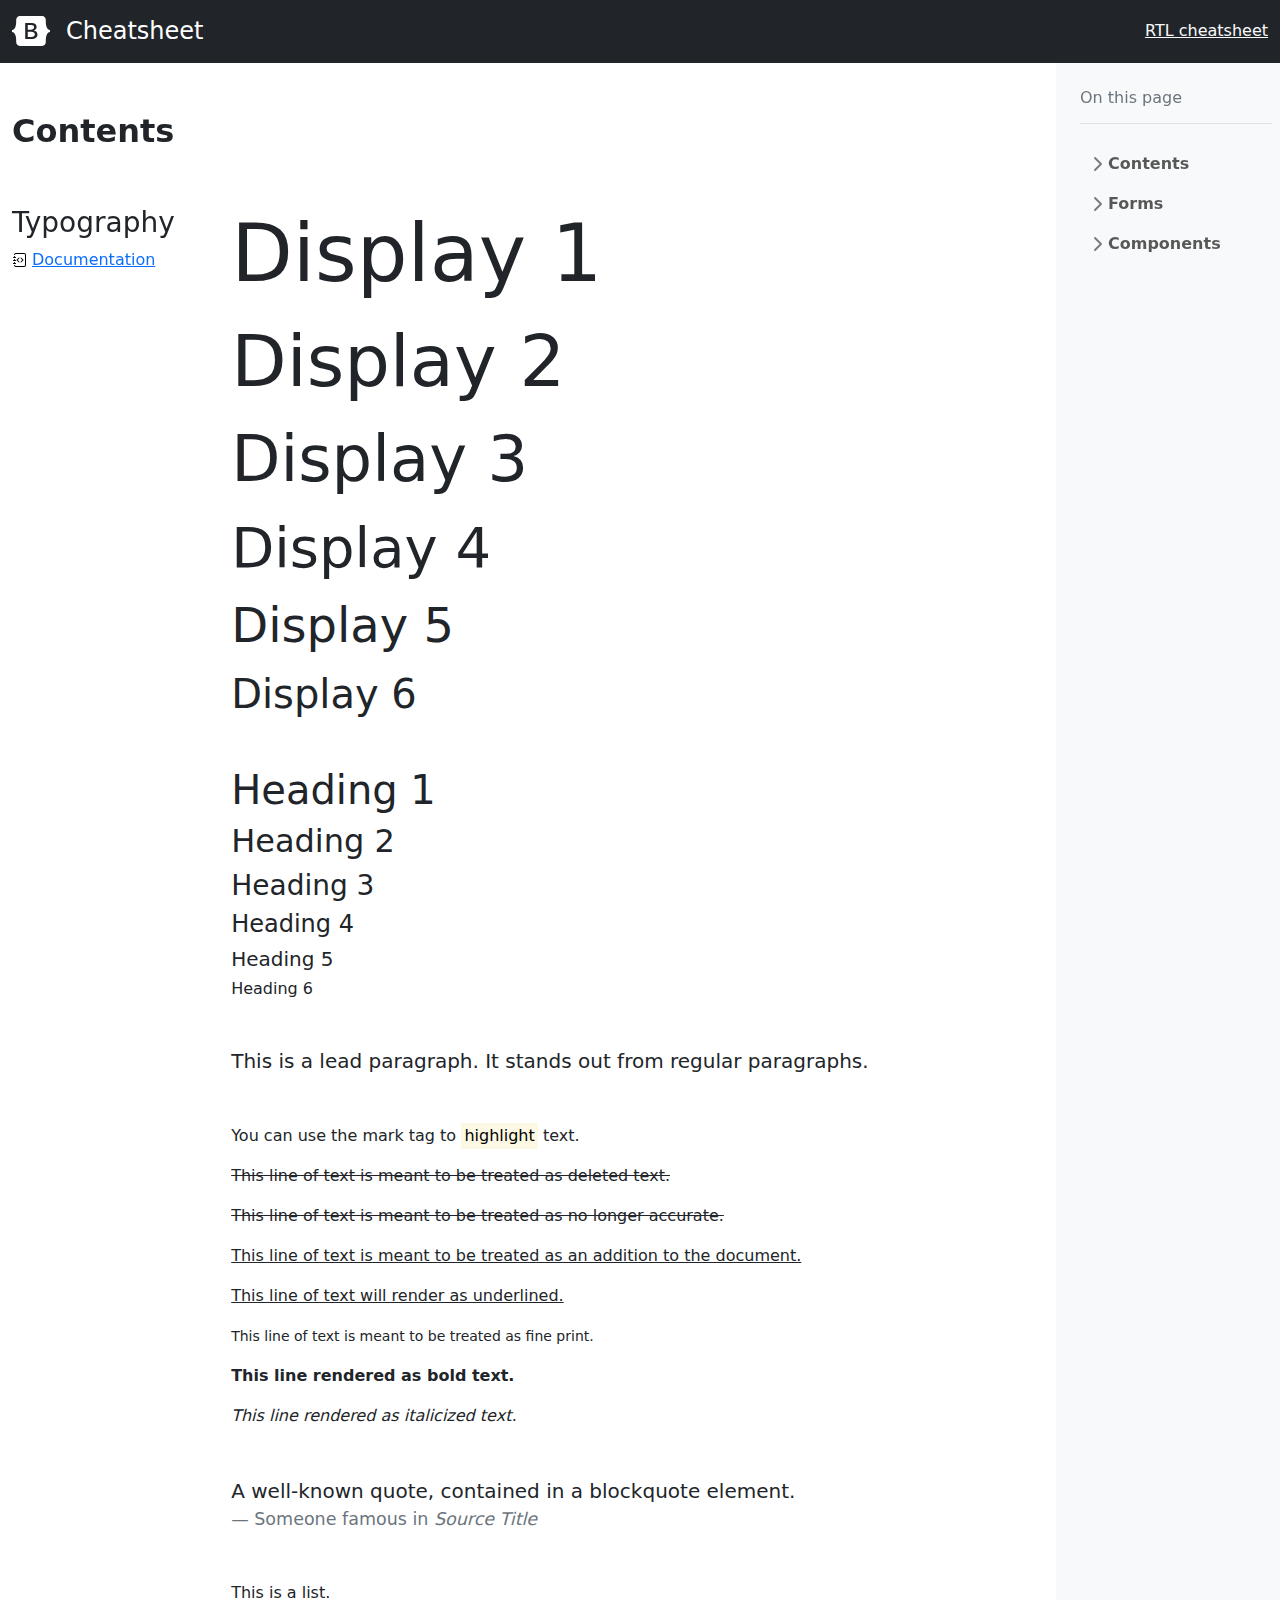
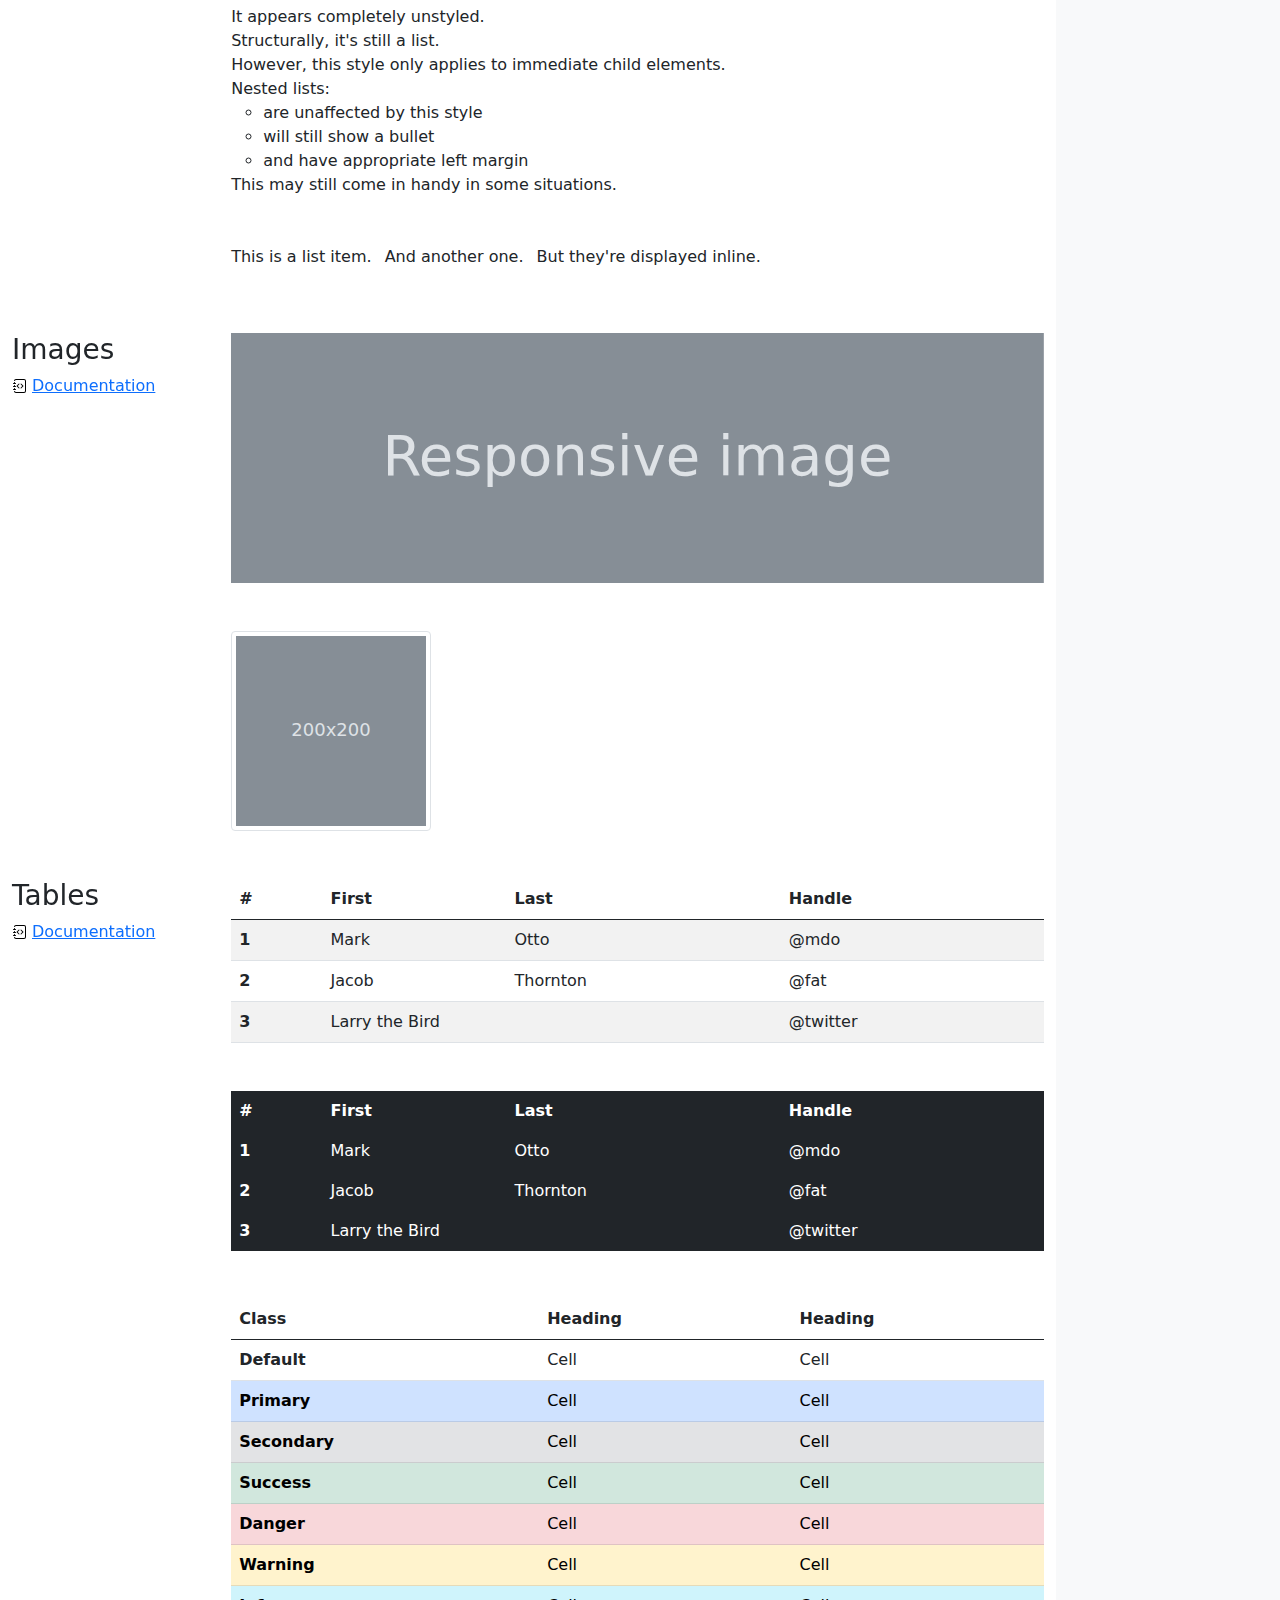
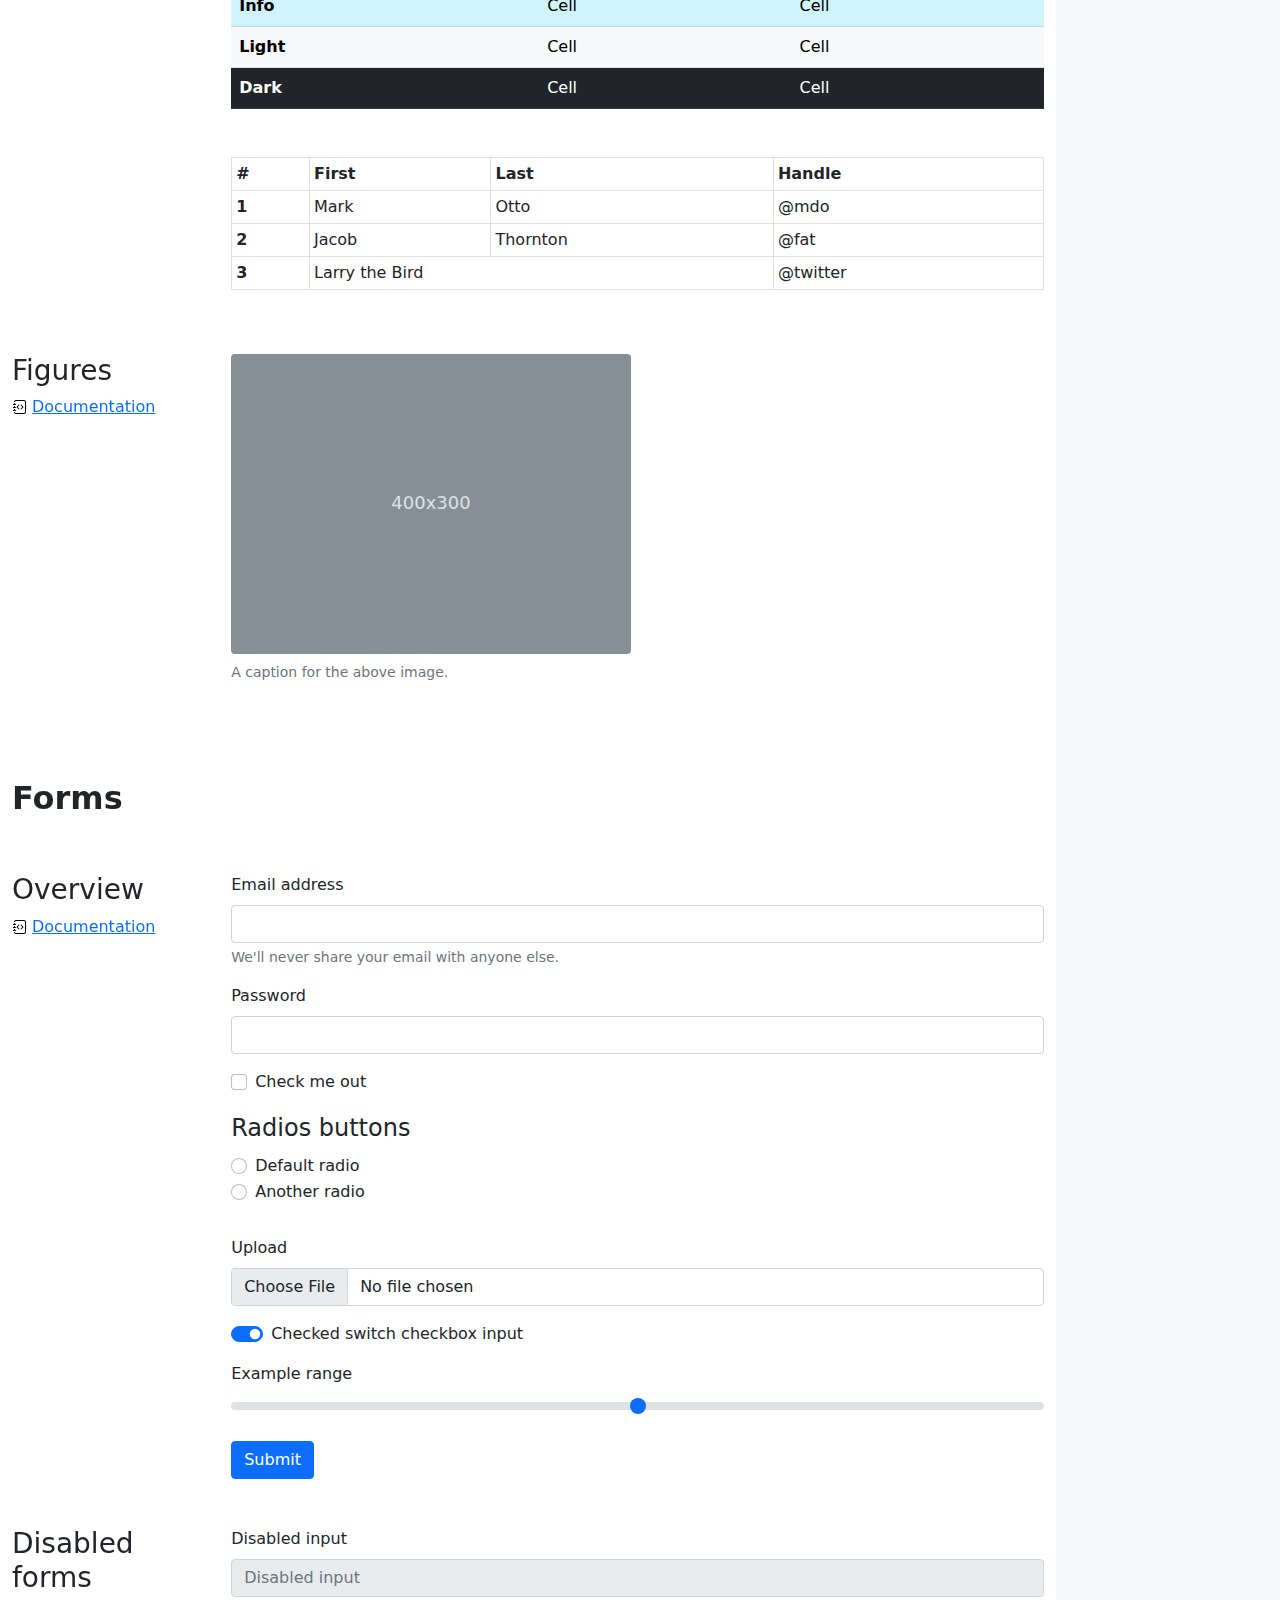
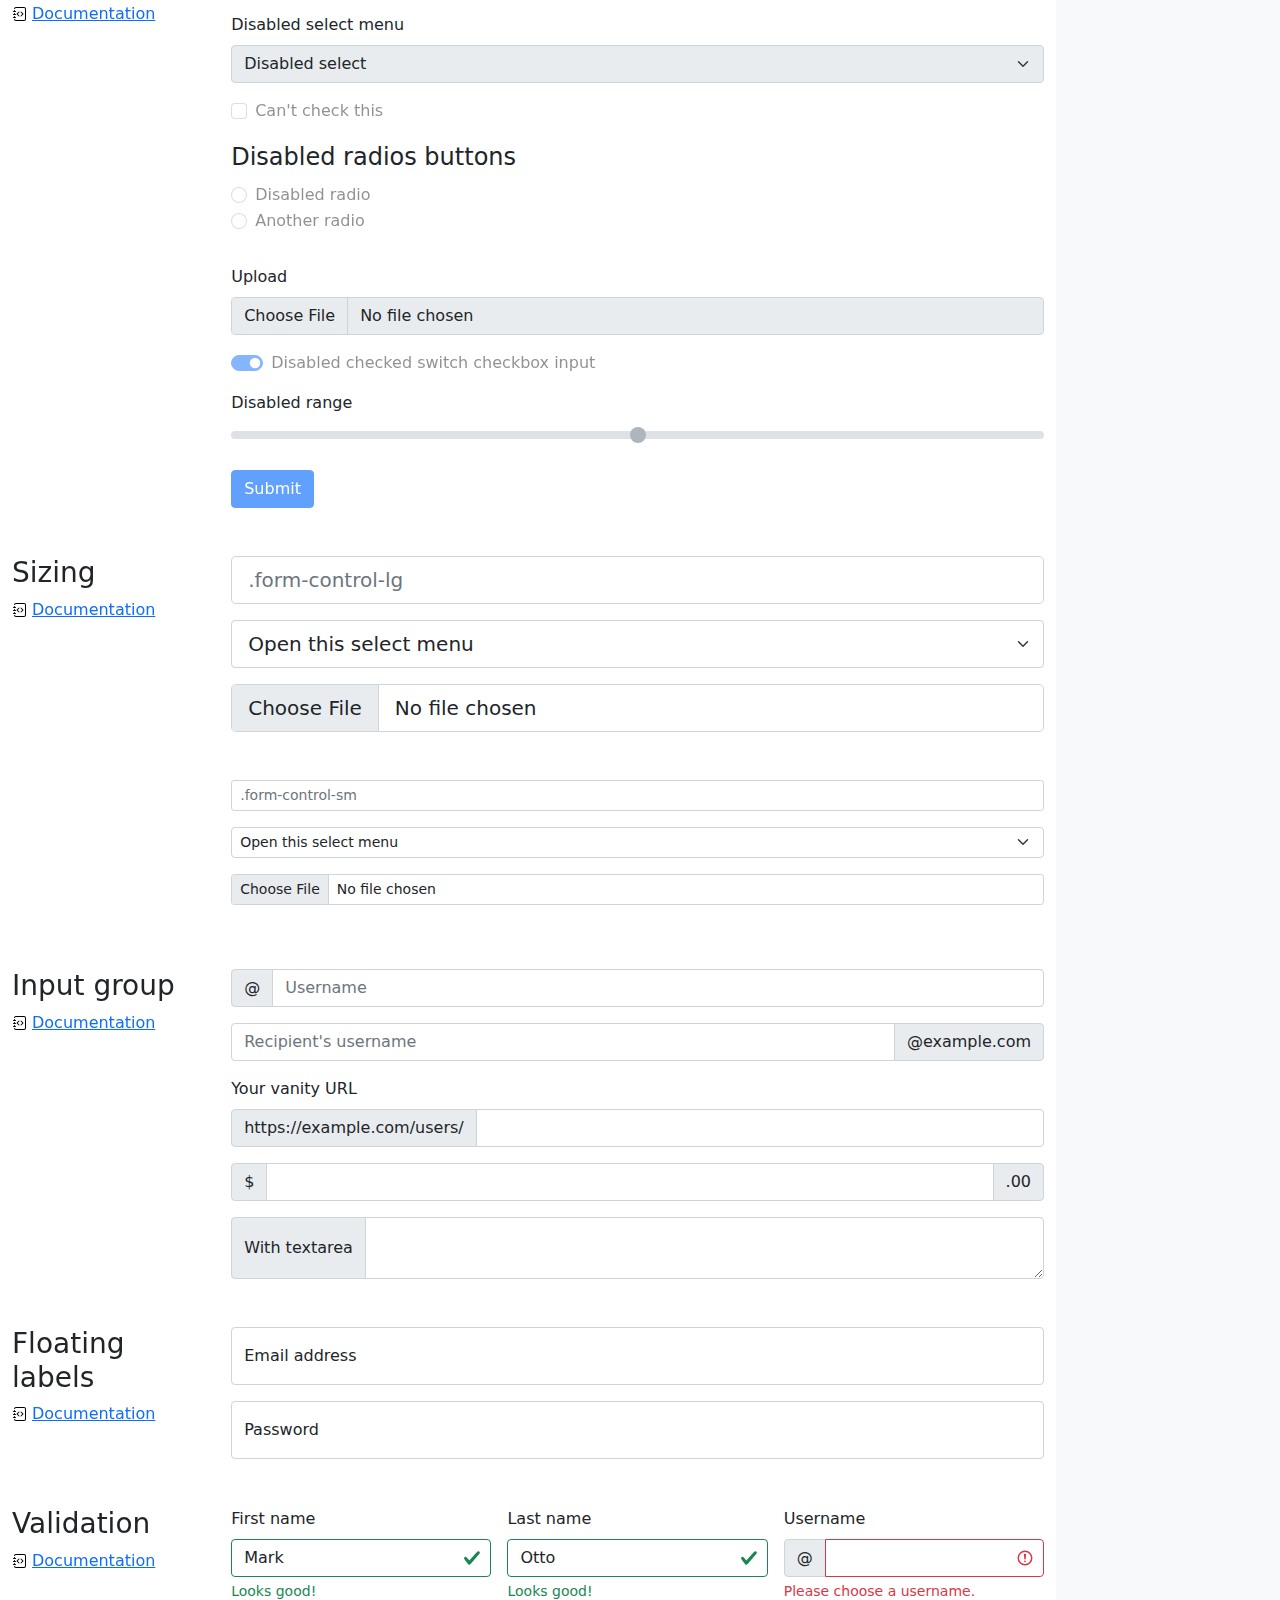
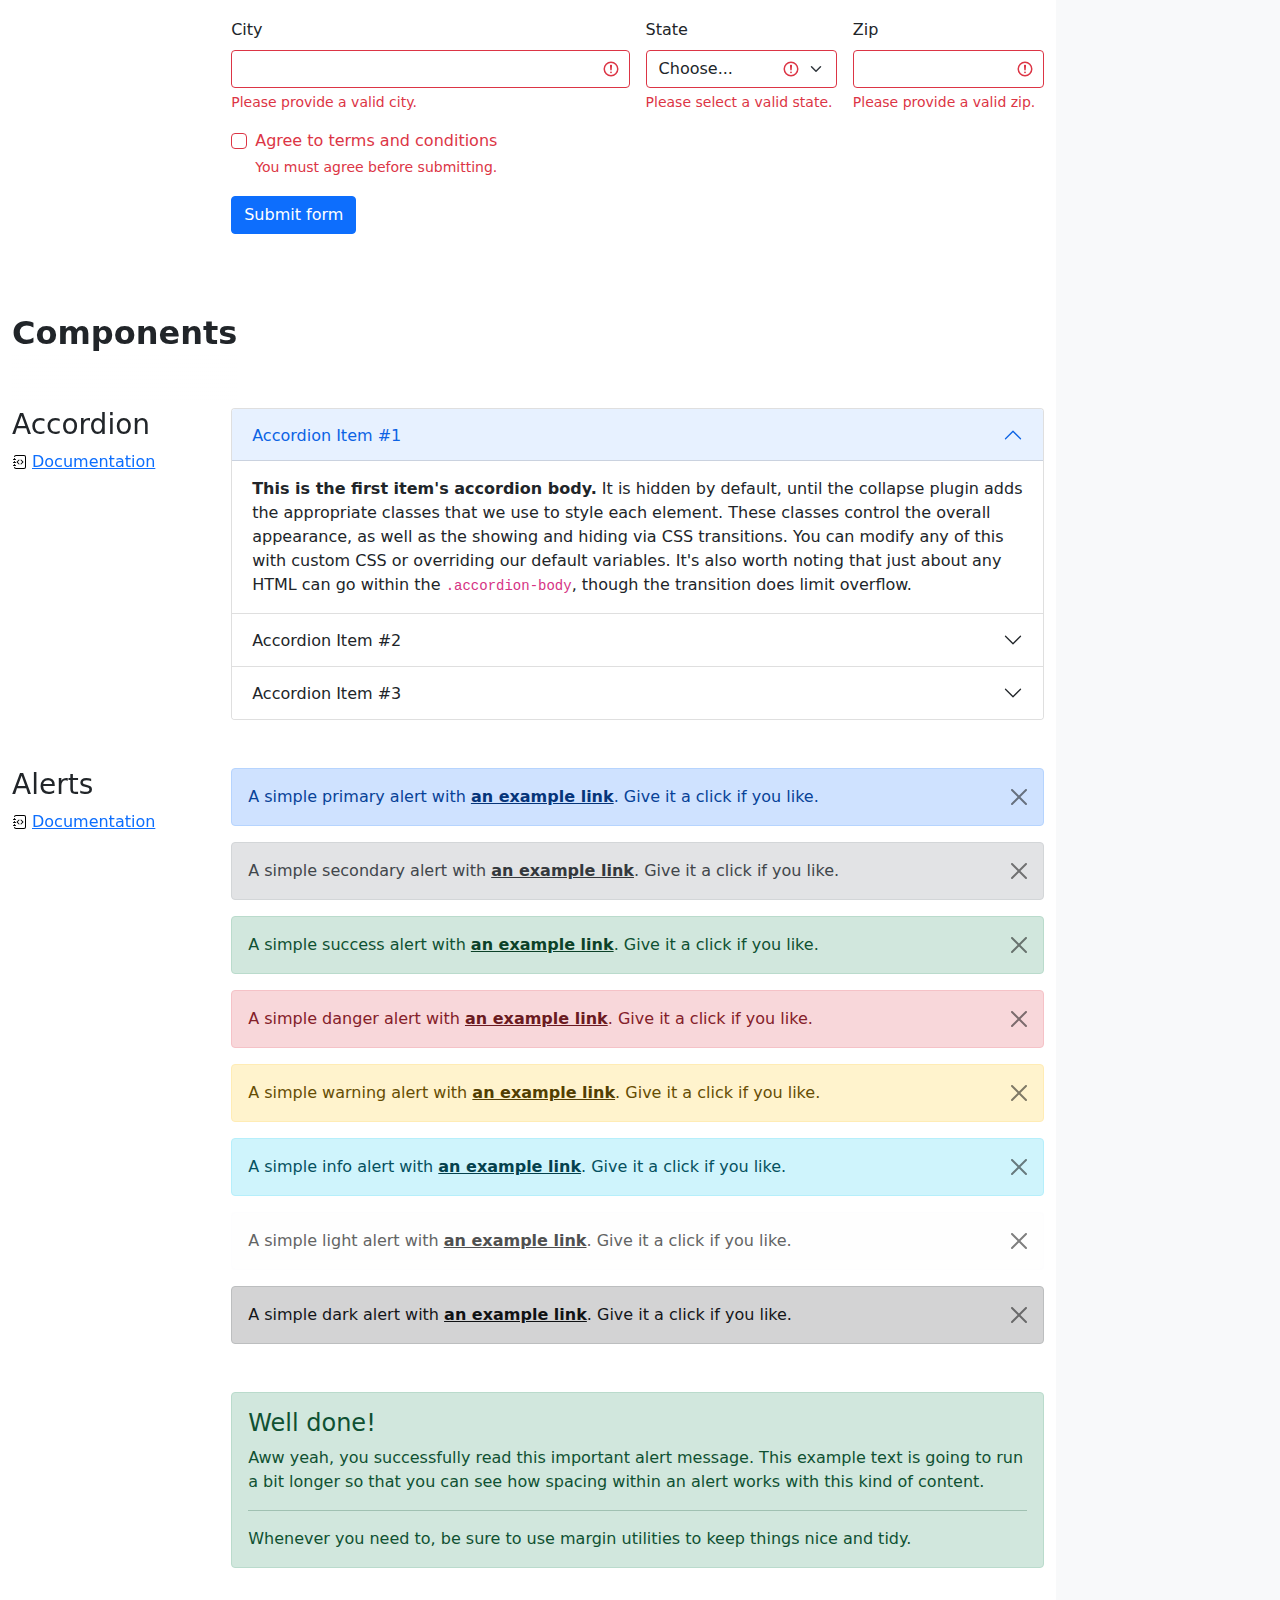
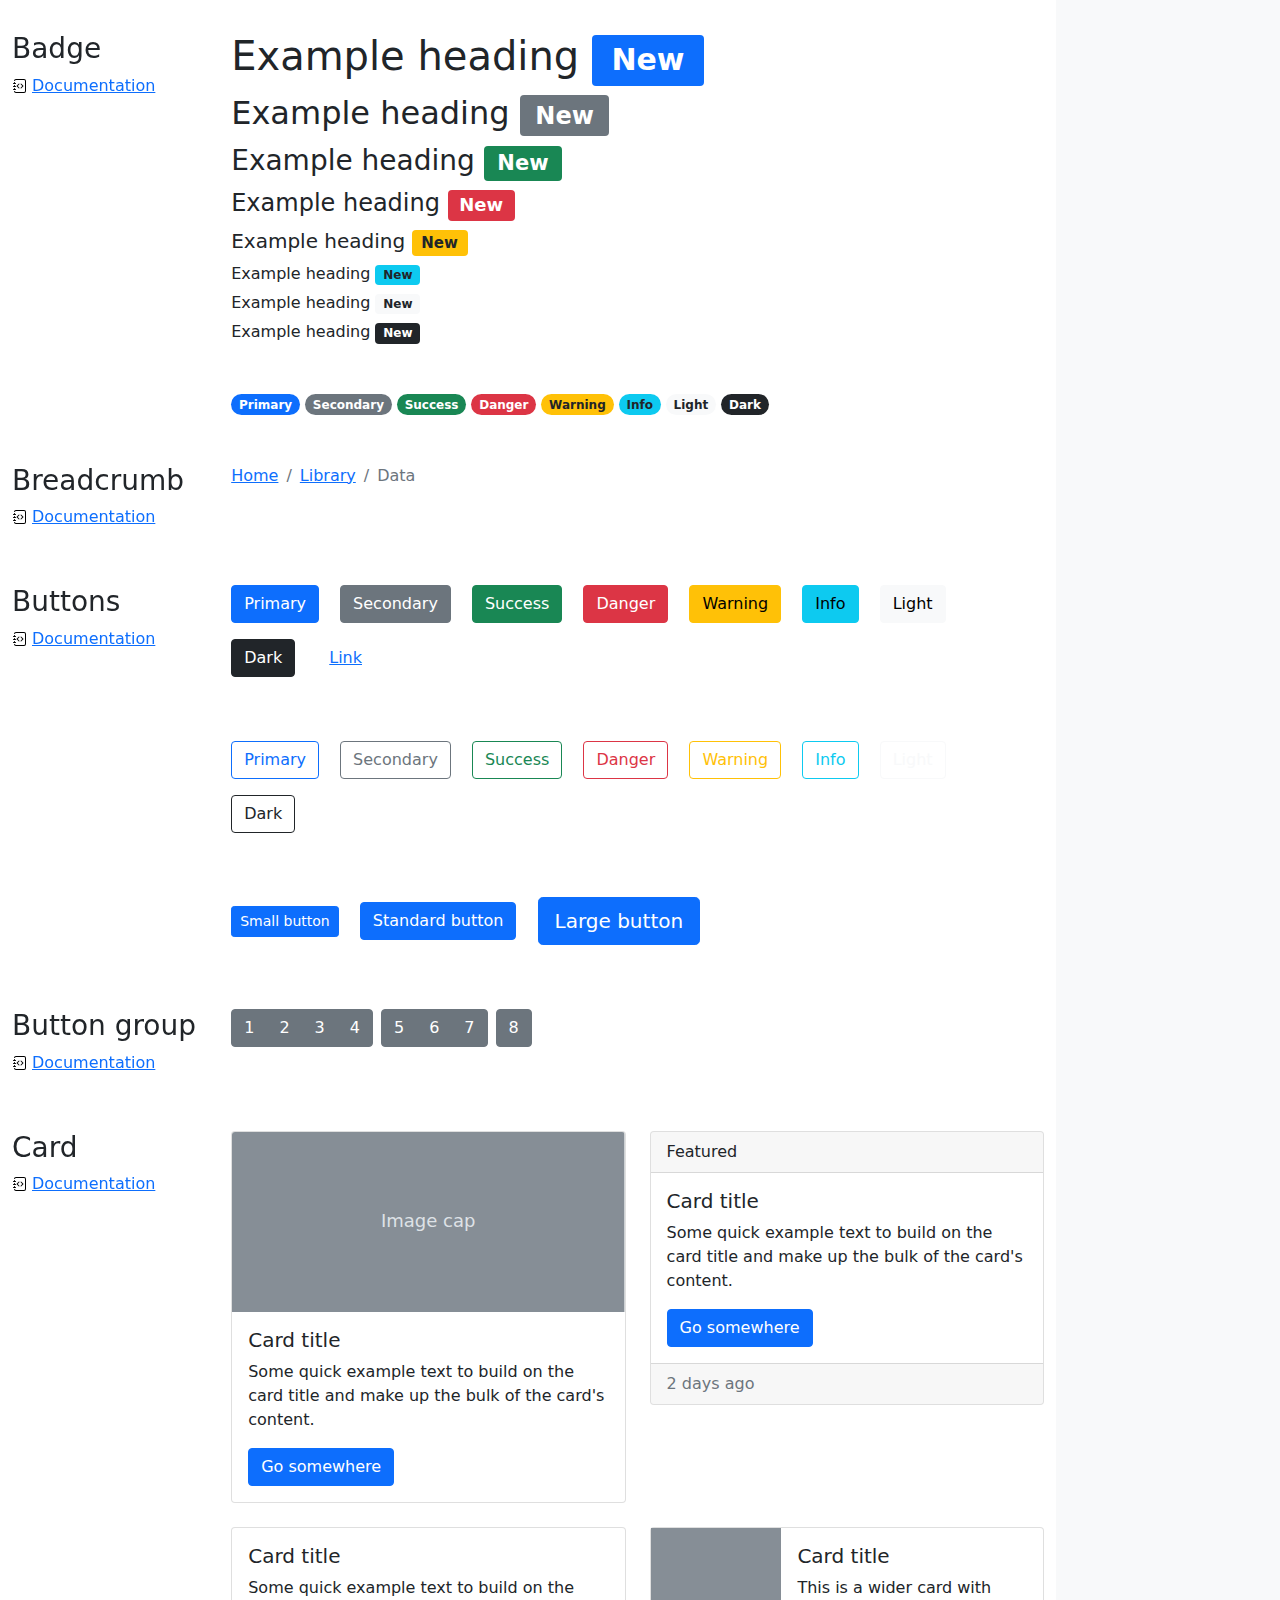
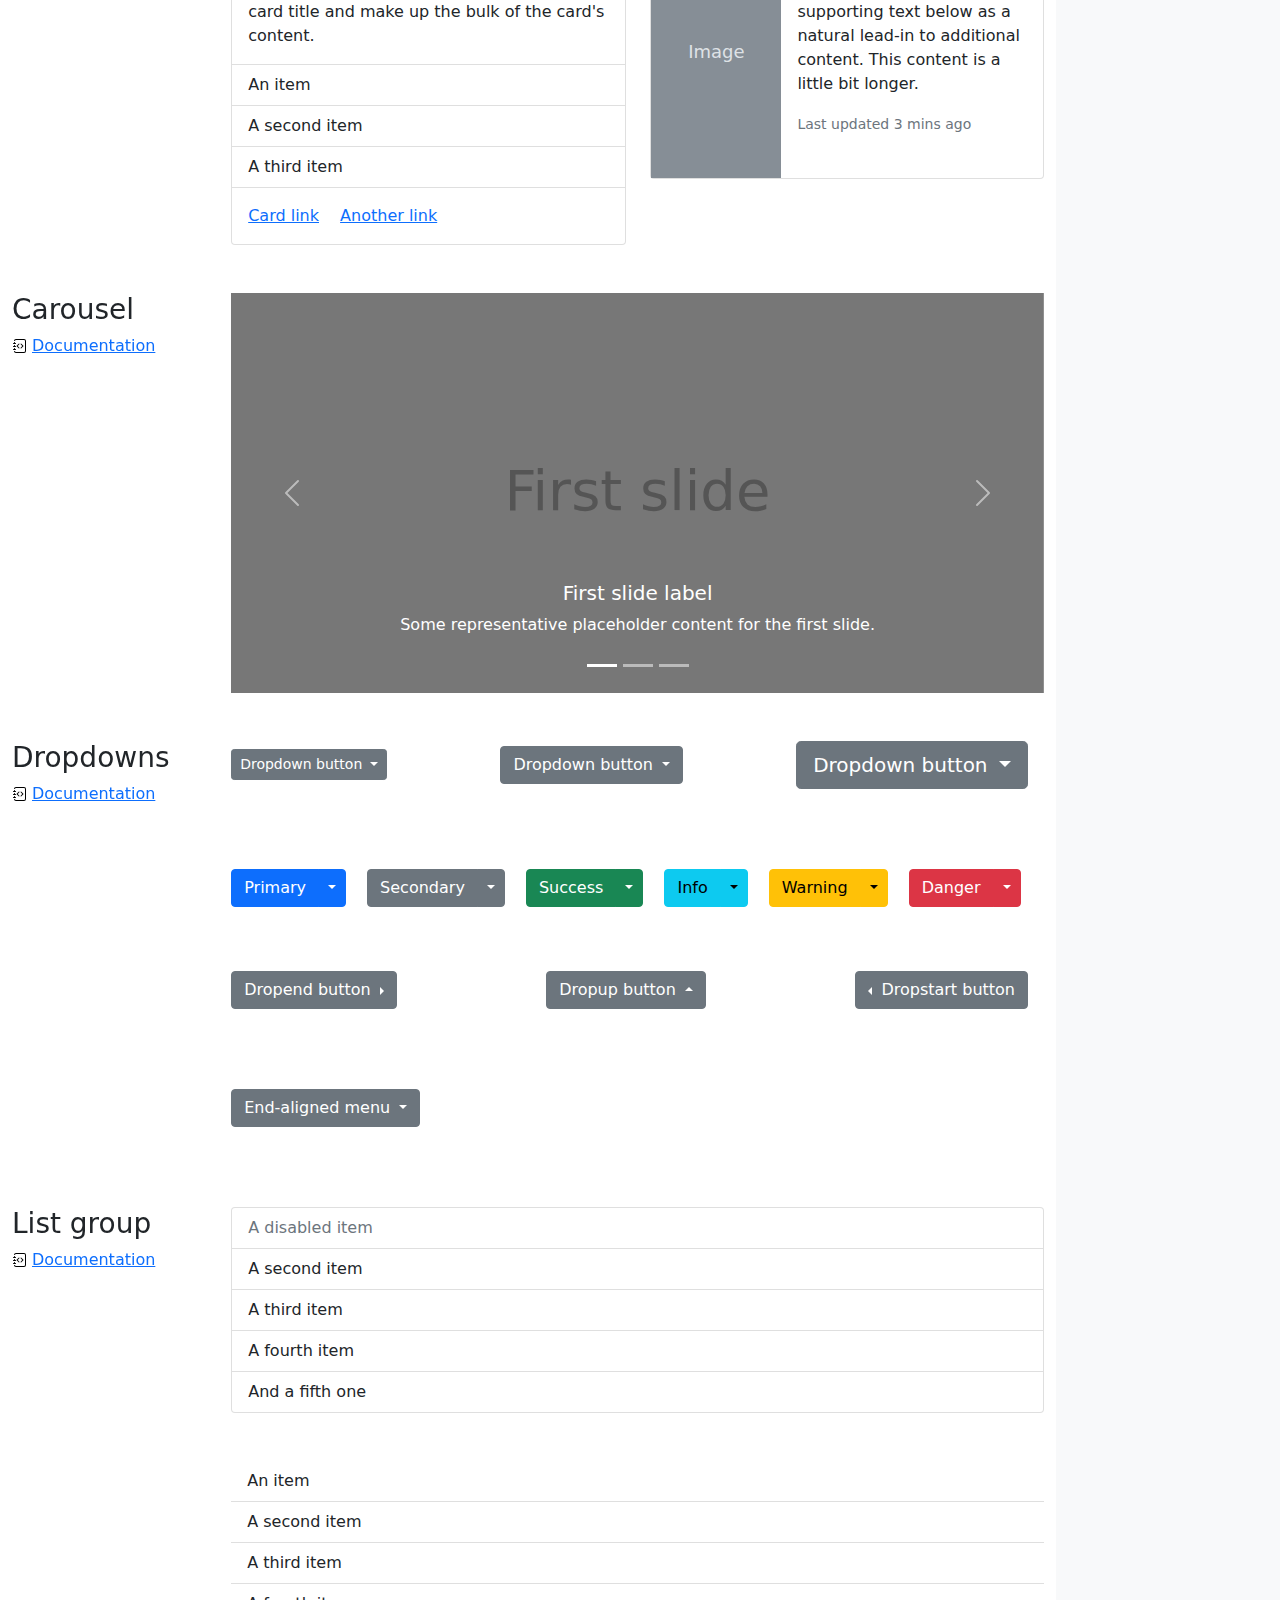
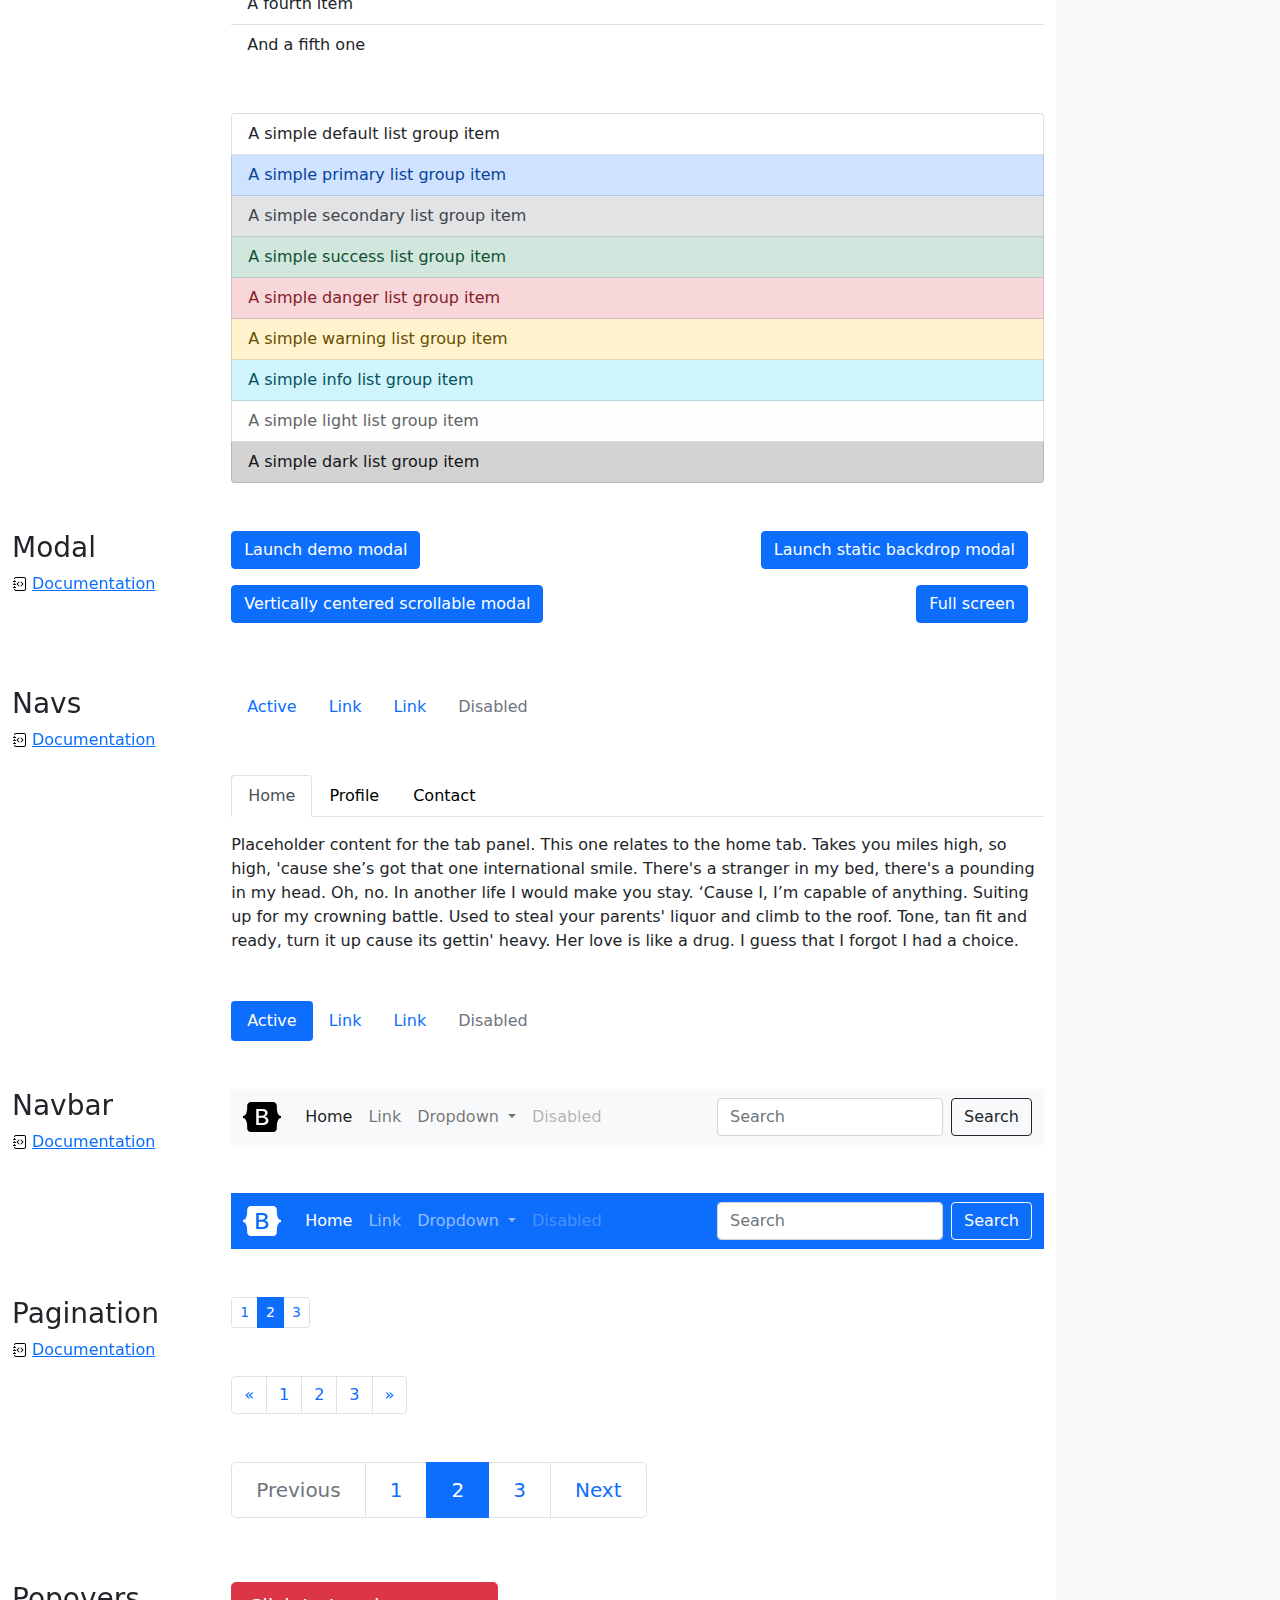
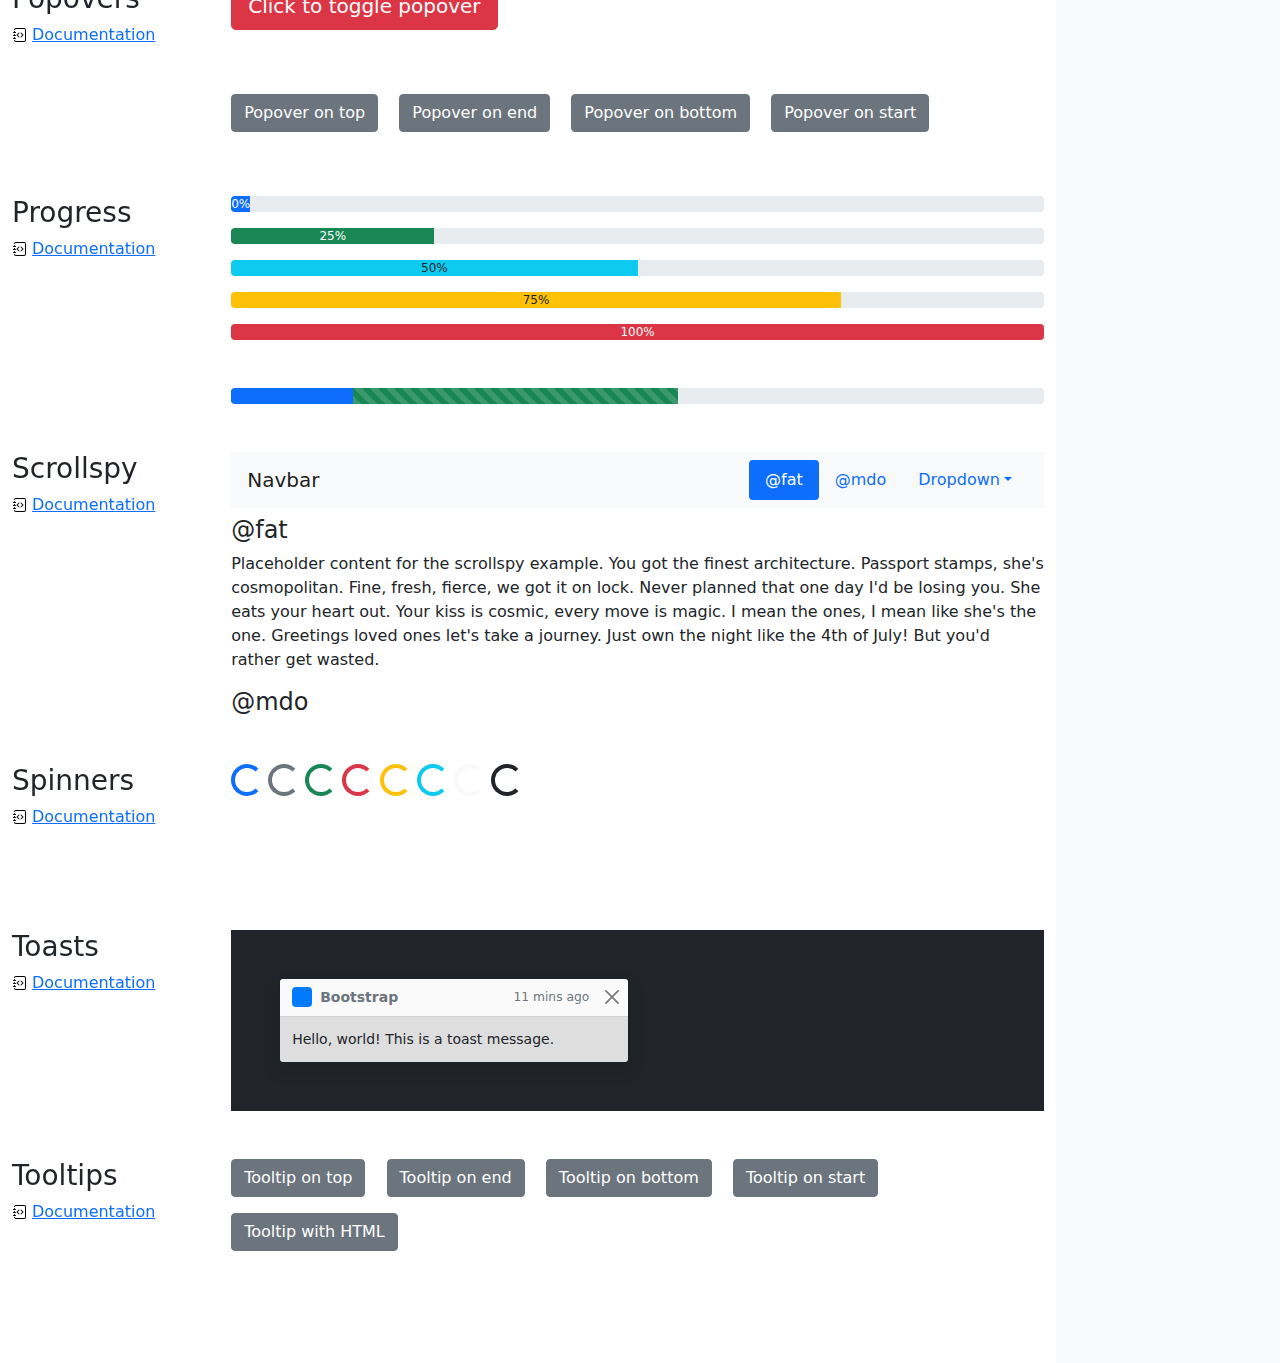
<file: bootstrap-5.0.0-beta3-examples/cheatsheet/index.html>
<!doctype html>
<html lang="en">
  <head>
    <meta charset="utf-8">
    <meta name="viewport" content="width=device-width, initial-scale=1">
    <meta name="description" content="">
    <meta name="author" content="Mark Otto, Jacob Thornton, and Bootstrap contributors">
    <meta name="generator" content="Hugo 0.82.0">
    <title>Cheatsheet · Bootstrap v5.0</title>

    <link rel="canonical" href="https://getbootstrap.com/docs/5.0/examples/cheatsheet/">

    

    <!-- Bootstrap core CSS -->
<link href="../assets/dist/css/bootstrap.min.css" rel="stylesheet">

    <style>
      .bd-placeholder-img {
        font-size: 1.125rem;
        text-anchor: middle;
        -webkit-user-select: none;
        -moz-user-select: none;
        user-select: none;
      }

      @media (min-width: 768px) {
        .bd-placeholder-img-lg {
          font-size: 3.5rem;
        }
      }
    </style>

    
    <!-- Custom styles for this template -->
    <link href="cheatsheet.css" rel="stylesheet">
  </head>
  <body class="bg-light">
    
<header class="bd-header bg-dark py-3 d-flex align-items-stretch border-bottom border-dark">
  <div class="container-fluid d-flex align-items-center">
    <h1 class="d-flex align-items-center fs-4 text-white mb-0">
      <img src="../assets/brand/bootstrap-logo-white.svg" width="38" height="30" class="me-3" alt="Bootstrap">
      Cheatsheet
    </h1>
    <a href="../examples/cheatsheet-rtl/" class="ms-auto link-light" hreflang="ar">RTL cheatsheet</a>
  </div>
</header>
<aside class="bd-aside sticky-xl-top text-muted align-self-start mb-3 mb-xl-5 px-2">
  <h2 class="h6 pt-4 pb-3 mb-4 border-bottom">On this page</h2>
  <nav class="small" id="toc">
    <ul class="list-unstyled">
      <li class="my-2">
        <button class="btn d-inline-flex align-items-center collapsed" data-bs-toggle="collapse" aria-expanded="false" data-bs-target="#contents-collapse" aria-controls="contents-collapse">Contents</button>
        <ul class="list-unstyled ps-3 collapse" id="contents-collapse">
          <li><a class="d-inline-flex align-items-center rounded" href="#typography">Typography</a></li>
          <li><a class="d-inline-flex align-items-center rounded" href="#images">Images</a></li>
          <li><a class="d-inline-flex align-items-center rounded" href="#tables">Tables</a></li>
          <li><a class="d-inline-flex align-items-center rounded" href="#figures">Figures</a></li>
        </ul>
      </li>
      <li class="my-2">
        <button class="btn d-inline-flex align-items-center collapsed" data-bs-toggle="collapse" aria-expanded="false" data-bs-target="#forms-collapse" aria-controls="forms-collapse">Forms</button>
        <ul class="list-unstyled ps-3 collapse" id="forms-collapse">
          <li><a class="d-inline-flex align-items-center rounded" href="#overview">Overview</a></li>
          <li><a class="d-inline-flex align-items-center rounded" href="#disabled-forms">Disabled forms</a></li>
          <li><a class="d-inline-flex align-items-center rounded" href="#sizing">Sizing</a></li>
          <li><a class="d-inline-flex align-items-center rounded" href="#input-group">Input group</a></li>
          <li><a class="d-inline-flex align-items-center rounded" href="#floating-labels">Floating labels</a></li>
          <li><a class="d-inline-flex align-items-center rounded" href="#validation">Validation</a></li>
        </ul>
      </li>
      <li class="my-2">
        <button class="btn d-inline-flex align-items-center collapsed" data-bs-toggle="collapse" aria-expanded="false" data-bs-target="#components-collapse" aria-controls="components-collapse">Components</button>
        <ul class="list-unstyled ps-3 collapse" id="components-collapse">
          <li><a class="d-inline-flex align-items-center rounded" href="#accordion">Accordion</a></li>
          <li><a class="d-inline-flex align-items-center rounded" href="#alerts">Alerts</a></li>
          <li><a class="d-inline-flex align-items-center rounded" href="#badge">Badge</a></li>
          <li><a class="d-inline-flex align-items-center rounded" href="#breadcrumb">Breadcrumb</a></li>
          <li><a class="d-inline-flex align-items-center rounded" href="#buttons">Buttons</a></li>
          <li><a class="d-inline-flex align-items-center rounded" href="#button-group">Button group</a></li>
          <li><a class="d-inline-flex align-items-center rounded" href="#card">Card</a></li>
          <li><a class="d-inline-flex align-items-center rounded" href="#carousel">Carousel</a></li>
          <li><a class="d-inline-flex align-items-center rounded" href="#dropdowns">Dropdowns</a></li>
          <li><a class="d-inline-flex align-items-center rounded" href="#list-group">List group</a></li>
          <li><a class="d-inline-flex align-items-center rounded" href="#modal">Modal</a></li>
          <li><a class="d-inline-flex align-items-center rounded" href="#navs">Navs</a></li>
          <li><a class="d-inline-flex align-items-center rounded" href="#navbar">Navbar</a></li>
          <li><a class="d-inline-flex align-items-center rounded" href="#pagination">Pagination</a></li>
          <li><a class="d-inline-flex align-items-center rounded" href="#popovers">Popovers</a></li>
          <li><a class="d-inline-flex align-items-center rounded" href="#progress">Progress</a></li>
          <li><a class="d-inline-flex align-items-center rounded" href="#scrollspy">Scrollspy</a></li>
          <li><a class="d-inline-flex align-items-center rounded" href="#spinners">Spinners</a></li>
          <li><a class="d-inline-flex align-items-center rounded" href="#toasts">Toasts</a></li>
          <li><a class="d-inline-flex align-items-center rounded" href="#tooltips">Tooltips</a></li>
        </ul>
      </li>
    </ul>
  </nav>
</aside>
<div class="bd-cheatsheet container-fluid bg-body">
  <section id="content">
    <h2 class="sticky-xl-top fw-bold pt-3 pt-xl-5 pb-2 pb-xl-3">Contents</h2>

    <article class="my-3" id="typography">
      <div class="bd-heading sticky-xl-top align-self-start mt-5 mb-3 mt-xl-0 mb-xl-2">
        <h3>Typography</h3>
        <a class="d-flex align-items-center" href="../content/typography/">Documentation</a>
      </div>

      <div>
        <div class="bd-example">
        <p class="display-1">Display 1</p>
        <p class="display-2">Display 2</p>
        <p class="display-3">Display 3</p>
        <p class="display-4">Display 4</p>
        <p class="display-5">Display 5</p>
        <p class="display-6">Display 6</p>
        </div>

        <div class="bd-example">
        <p class="h1">Heading 1</p>
        <p class="h2">Heading 2</p>
        <p class="h3">Heading 3</p>
        <p class="h4">Heading 4</p>
        <p class="h5">Heading 5</p>
        <p class="h6">Heading 6</p>
        </div>

        <div class="bd-example">
        <p class="lead">
          This is a lead paragraph. It stands out from regular paragraphs.
        </p>
        </div>

        <div class="bd-example">
        <p>You can use the mark tag to <mark>highlight</mark> text.</p>
        <p><del>This line of text is meant to be treated as deleted text.</del></p>
        <p><s>This line of text is meant to be treated as no longer accurate.</s></p>
        <p><ins>This line of text is meant to be treated as an addition to the document.</ins></p>
        <p><u>This line of text will render as underlined.</u></p>
        <p><small>This line of text is meant to be treated as fine print.</small></p>
        <p><strong>This line rendered as bold text.</strong></p>
        <p><em>This line rendered as italicized text.</em></p>
        </div>

        <div class="bd-example">
        <blockquote class="blockquote">
          <p>A well-known quote, contained in a blockquote element.</p>
          <footer class="blockquote-footer">Someone famous in <cite title="Source Title">Source Title</cite></footer>
        </blockquote>
        </div>

        <div class="bd-example">
        <ul class="list-unstyled">
          <li>This is a list.</li>
          <li>It appears completely unstyled.</li>
          <li>Structurally, it's still a list.</li>
          <li>However, this style only applies to immediate child elements.</li>
          <li>Nested lists:
            <ul>
              <li>are unaffected by this style</li>
              <li>will still show a bullet</li>
              <li>and have appropriate left margin</li>
            </ul>
          </li>
          <li>This may still come in handy in some situations.</li>
        </ul>
        </div>

        <div class="bd-example">
        <ul class="list-inline">
          <li class="list-inline-item">This is a list item.</li>
          <li class="list-inline-item">And another one.</li>
          <li class="list-inline-item">But they're displayed inline.</li>
        </ul>
        </div>
      </div>
    </article>
    <article class="my-3" id="images">
      <div class="bd-heading sticky-xl-top align-self-start mt-5 mb-3 mt-xl-0 mb-xl-2">
        <h3>Images</h3>
        <a class="d-flex align-items-center" href="../content/images/">Documentation</a>
      </div>

      <div>
        <div class="bd-example">
        <svg class="bd-placeholder-img bd-placeholder-img-lg img-fluid" width="100%" height="250" xmlns="http://www.w3.org/2000/svg" role="img" aria-label="Placeholder: Responsive image" preserveAspectRatio="xMidYMid slice" focusable="false"><title>Placeholder</title><rect width="100%" height="100%" fill="#868e96"/><text x="50%" y="50%" fill="#dee2e6" dy=".3em">Responsive image</text></svg>

        </div>

        <div class="bd-example">
        <svg class="bd-placeholder-img img-thumbnail" width="200" height="200" xmlns="http://www.w3.org/2000/svg" role="img" aria-label="A generic square placeholder image with a white border around it, making it resemble a photograph taken with an old instant camera: 200x200" preserveAspectRatio="xMidYMid slice" focusable="false"><title>A generic square placeholder image with a white border around it, making it resemble a photograph taken with an old instant camera</title><rect width="100%" height="100%" fill="#868e96"/><text x="50%" y="50%" fill="#dee2e6" dy=".3em">200x200</text></svg>

        </div>
      </div>
    </article>
    <article class="my-3" id="tables">
      <div class="bd-heading sticky-xl-top align-self-start mt-5 mb-3 mt-xl-0 mb-xl-2">
        <h3>Tables</h3>
        <a class="d-flex align-items-center" href="../content/tables/">Documentation</a>
      </div>

      <div>
        <div class="bd-example">
        <table class="table table-striped">
          <thead>
          <tr>
            <th scope="col">#</th>
            <th scope="col">First</th>
            <th scope="col">Last</th>
            <th scope="col">Handle</th>
          </tr>
          </thead>
          <tbody>
          <tr>
            <th scope="row">1</th>
            <td>Mark</td>
            <td>Otto</td>
            <td>@mdo</td>
          </tr>
          <tr>
            <th scope="row">2</th>
            <td>Jacob</td>
            <td>Thornton</td>
            <td>@fat</td>
          </tr>
          <tr>
            <th scope="row">3</th>
            <td colspan="2">Larry the Bird</td>
            <td>@twitter</td>
          </tr>
          </tbody>
        </table>
        </div>

        <div class="bd-example">
        <table class="table table-dark table-borderless">
          <thead>
          <tr>
            <th scope="col">#</th>
            <th scope="col">First</th>
            <th scope="col">Last</th>
            <th scope="col">Handle</th>
          </tr>
          </thead>
          <tbody>
          <tr>
            <th scope="row">1</th>
            <td>Mark</td>
            <td>Otto</td>
            <td>@mdo</td>
          </tr>
          <tr>
            <th scope="row">2</th>
            <td>Jacob</td>
            <td>Thornton</td>
            <td>@fat</td>
          </tr>
          <tr>
            <th scope="row">3</th>
            <td colspan="2">Larry the Bird</td>
            <td>@twitter</td>
          </tr>
          </tbody>
        </table>
        </div>

        <div class="bd-example">
        <table class="table table-hover">
          <thead>
          <tr>
            <th scope="col">Class</th>
            <th scope="col">Heading</th>
            <th scope="col">Heading</th>
          </tr>
          </thead>
          <tbody>
          <tr>
            <th scope="row">Default</th>
            <td>Cell</td>
            <td>Cell</td>
          </tr>
          
          <tr class="table-primary">
            <th scope="row">Primary</th>
            <td>Cell</td>
            <td>Cell</td>
          </tr>
          <tr class="table-secondary">
            <th scope="row">Secondary</th>
            <td>Cell</td>
            <td>Cell</td>
          </tr>
          <tr class="table-success">
            <th scope="row">Success</th>
            <td>Cell</td>
            <td>Cell</td>
          </tr>
          <tr class="table-danger">
            <th scope="row">Danger</th>
            <td>Cell</td>
            <td>Cell</td>
          </tr>
          <tr class="table-warning">
            <th scope="row">Warning</th>
            <td>Cell</td>
            <td>Cell</td>
          </tr>
          <tr class="table-info">
            <th scope="row">Info</th>
            <td>Cell</td>
            <td>Cell</td>
          </tr>
          <tr class="table-light">
            <th scope="row">Light</th>
            <td>Cell</td>
            <td>Cell</td>
          </tr>
          <tr class="table-dark">
            <th scope="row">Dark</th>
            <td>Cell</td>
            <td>Cell</td>
          </tr>
          </tbody>
        </table>
        </div>

        <div class="bd-example">
        <table class="table table-sm table-bordered">
          <thead>
          <tr>
            <th scope="col">#</th>
            <th scope="col">First</th>
            <th scope="col">Last</th>
            <th scope="col">Handle</th>
          </tr>
          </thead>
          <tbody>
          <tr>
            <th scope="row">1</th>
            <td>Mark</td>
            <td>Otto</td>
            <td>@mdo</td>
          </tr>
          <tr>
            <th scope="row">2</th>
            <td>Jacob</td>
            <td>Thornton</td>
            <td>@fat</td>
          </tr>
          <tr>
            <th scope="row">3</th>
            <td colspan="2">Larry the Bird</td>
            <td>@twitter</td>
          </tr>
          </tbody>
        </table>
        </div>
      </div>
    </article>
    <article class="my-3" id="figures">
      <div class="bd-heading sticky-xl-top align-self-start mt-5 mb-3 mt-xl-0 mb-xl-2">
        <h3>Figures</h3>
        <a class="d-flex align-items-center" href="../content/figures/">Documentation</a>
      </div>

      <div>
        <div class="bd-example">
        <figure class="figure">
          <svg class="bd-placeholder-img figure-img img-fluid rounded" width="400" height="300" xmlns="http://www.w3.org/2000/svg" role="img" aria-label="Placeholder: 400x300" preserveAspectRatio="xMidYMid slice" focusable="false"><title>Placeholder</title><rect width="100%" height="100%" fill="#868e96"/><text x="50%" y="50%" fill="#dee2e6" dy=".3em">400x300</text></svg>

          <figcaption class="figure-caption">A caption for the above image.</figcaption>
        </figure>
        </div>
      </div>
    </article>
  </section>

  <section id="forms">
    <h2 class="sticky-xl-top fw-bold pt-3 pt-xl-5 pb-2 pb-xl-3">Forms</h2>

    <article class="my-3" id="overview">
      <div class="bd-heading sticky-xl-top align-self-start mt-5 mb-3 mt-xl-0 mb-xl-2">
        <h3>Overview</h3>
        <a class="d-flex align-items-center" href="../forms/overview/">Documentation</a>
      </div>

      <div>
        <div class="bd-example">
        <form>
          <div class="mb-3">
            <label for="exampleInputEmail1" class="form-label">Email address</label>
            <input type="email" class="form-control" id="exampleInputEmail1" aria-describedby="emailHelp">
            <div id="emailHelp" class="form-text">We'll never share your email with anyone else.</div>
          </div>
          <div class="mb-3">
            <label for="exampleInputPassword1" class="form-label">Password</label>
            <input type="password" class="form-control" id="exampleInputPassword1">
          </div>
          <div class="mb-3 form-check">
            <input type="checkbox" class="form-check-input" id="exampleCheck1">
            <label class="form-check-label" for="exampleCheck1">Check me out</label>
          </div>
          <fieldset class="mb-3">
            <legend>Radios buttons</legend>
            <div class="form-check">
              <input type="radio" name="radios" class="form-check-input" id="exampleRadio1">
              <label class="form-check-label" for="exampleRadio1">Default radio</label>
            </div>
            <div class="mb-3 form-check">
              <input type="radio" name="radios" class="form-check-input" id="exampleRadio2">
              <label class="form-check-label" for="exampleRadio2">Another radio</label>
            </div>
          </fieldset>
          <div class="mb-3">
            <label class="form-label" for="customFile">Upload</label>
            <input type="file" class="form-control" id="customFile">
          </div>
          <div class="mb-3 form-check form-switch">
            <input class="form-check-input" type="checkbox" id="flexSwitchCheckChecked" checked>
            <label class="form-check-label" for="flexSwitchCheckChecked">Checked switch checkbox input</label>
          </div>
          <div class="mb-3">
            <label for="customRange3" class="form-label">Example range</label>
            <input type="range" class="form-range" min="0" max="5" step="0.5" id="customRange3">
          </div>
          <button type="submit" class="btn btn-primary">Submit</button>
        </form>
        </div>
      </div>
    </article>
    <article class="my-3" id="disabled-forms">
      <div class="bd-heading sticky-xl-top align-self-start mt-5 mb-3 mt-xl-0 mb-xl-2">
        <h3>Disabled forms</h3>
        <a class="d-flex align-items-center" href="../forms/overview/#disabled-forms">Documentation</a>
      </div>

      <div>
        <div class="bd-example">
        <form>
          <fieldset disabled aria-label="Disabled fieldset example">
            <div class="mb-3">
              <label for="disabledTextInput" class="form-label">Disabled input</label>
              <input type="text" id="disabledTextInput" class="form-control" placeholder="Disabled input">
            </div>
            <div class="mb-3">
              <label for="disabledSelect" class="form-label">Disabled select menu</label>
              <select id="disabledSelect" class="form-select">
                <option>Disabled select</option>
              </select>
            </div>
            <div class="mb-3">
              <div class="form-check">
                <input class="form-check-input" type="checkbox" id="disabledFieldsetCheck" disabled>
                <label class="form-check-label" for="disabledFieldsetCheck">
                  Can't check this
                </label>
              </div>
            </div>
            <fieldset class="mb-3">
              <legend>Disabled radios buttons</legend>
              <div class="form-check">
                <input type="radio" name="radios" class="form-check-input" id="disabledRadio1" disabled>
                <label class="form-check-label" for="disabledRadio1">Disabled radio</label>
              </div>
              <div class="mb-3 form-check">
                <input type="radio" name="radios" class="form-check-input" id="disabledRadio2" disabled>
                <label class="form-check-label" for="disabledRadio2">Another radio</label>
              </div>
            </fieldset>
            <div class="mb-3">
              <label class="form-label" for="disabledCustomFile">Upload</label>
              <input type="file" class="form-control" id="disabledCustomFile" disabled>
            </div>
            <div class="mb-3 form-check form-switch">
              <input class="form-check-input" type="checkbox" id="disabledSwitchCheckChecked" checked disabled>
              <label class="form-check-label" for="disabledSwitchCheckChecked">Disabled checked switch checkbox input</label>
            </div>
            <div class="mb-3">
              <label for="disabledRange" class="form-label">Disabled range</label>
              <input type="range" class="form-range" min="0" max="5" step="0.5" id="disabledRange">
            </div>
            <button type="submit" class="btn btn-primary">Submit</button>
          </fieldset>
        </form>
        </div>
      </div>
    </article>
    <article class="my-3" id="sizing">
      <div class="bd-heading sticky-xl-top align-self-start mt-5 mb-3 mt-xl-0 mb-xl-2">
        <h3>Sizing</h3>
        <a class="d-flex align-items-center" href="../forms/form-control/#sizing">Documentation</a>
      </div>

      <div>
        <div class="bd-example">
        <div class="mb-3">
          <input class="form-control form-control-lg" type="text" placeholder=".form-control-lg" aria-label=".form-control-lg example">
        </div>
        <div class="mb-3">
          <select class="form-select form-select-lg mb-3" aria-label=".form-select-lg example">
            <option selected>Open this select menu</option>
            <option value="1">One</option>
            <option value="2">Two</option>
            <option value="3">Three</option>
          </select>
        </div>
        <div class="mb-3">
          <input type="file" class="form-control form-control-lg" aria-label="Large file input example">
        </div>
        </div>

        <div class="bd-example">
        <div class="mb-3">
          <input class="form-control form-control-sm" type="text" placeholder=".form-control-sm" aria-label=".form-control-sm example">
        </div>
        <div class="mb-3">
          <select class="form-select form-select-sm" aria-label=".form-select-sm example">
            <option selected>Open this select menu</option>
            <option value="1">One</option>
            <option value="2">Two</option>
            <option value="3">Three</option>
          </select>
        </div>
        <div class="mb-3">
          <input type="file" class="form-control form-control-sm" aria-label="Small file input example">
        </div>
        </div>
      </div>
    </article>
    <article class="my-3" id="input-group">
      <div class="bd-heading sticky-xl-top align-self-start mt-5 mb-3 mt-xl-0 mb-xl-2">
        <h3>Input group</h3>
        <a class="d-flex align-items-center" href="../forms/input-group/">Documentation</a>
      </div>

      <div>
        <div class="bd-example">
        <div class="input-group mb-3">
          <span class="input-group-text" id="basic-addon1">@</span>
          <input type="text" class="form-control" placeholder="Username" aria-label="Username" aria-describedby="basic-addon1">
        </div>
        <div class="input-group mb-3">
          <input type="text" class="form-control" placeholder="Recipient's username" aria-label="Recipient's username" aria-describedby="basic-addon2">
          <span class="input-group-text" id="basic-addon2">@example.com</span>
        </div>
        <label for="basic-url" class="form-label">Your vanity URL</label>
        <div class="input-group mb-3">
          <span class="input-group-text" id="basic-addon3">https://example.com/users/</span>
          <input type="text" class="form-control" id="basic-url" aria-describedby="basic-addon3">
        </div>
        <div class="input-group mb-3">
          <span class="input-group-text">$</span>
          <input type="text" class="form-control" aria-label="Amount (to the nearest dollar)">
          <span class="input-group-text">.00</span>
        </div>
        <div class="input-group">
          <span class="input-group-text">With textarea</span>
          <textarea class="form-control" aria-label="With textarea"></textarea>
        </div>
        </div>
      </div>
    </article>
    <article class="my-3" id="floating-labels">
      <div class="bd-heading sticky-xl-top align-self-start mt-5 mb-3 mt-xl-0 mb-xl-2">
        <h3>Floating labels</h3>
        <a class="d-flex align-items-center" href="../forms/floating-labels/">Documentation</a>
      </div>

      <div>
        <div class="bd-example">
        <form>
          <div class="form-floating mb-3">
            <input type="email" class="form-control" id="floatingInput" placeholder="name@example.com">
            <label for="floatingInput">Email address</label>
          </div>
          <div class="form-floating">
            <input type="password" class="form-control" id="floatingPassword" placeholder="Password">
            <label for="floatingPassword">Password</label>
          </div>
        </form>
        </div>
      </div>
    </article>
    <article class="my-3" id="validation">
      <div class="bd-heading sticky-xl-top align-self-start mt-5 mb-3 mt-xl-0 mb-xl-2">
        <h3>Validation</h3>
        <a class="d-flex align-items-center" href="../forms/validation/">Documentation</a>
      </div>

      <div>
        <div class="bd-example">
        <form class="row g-3">
          <div class="col-md-4">
            <label for="validationServer01" class="form-label">First name</label>
            <input type="text" class="form-control is-valid" id="validationServer01" value="Mark" required>
            <div class="valid-feedback">
              Looks good!
            </div>
          </div>
          <div class="col-md-4">
            <label for="validationServer02" class="form-label">Last name</label>
            <input type="text" class="form-control is-valid" id="validationServer02" value="Otto" required>
            <div class="valid-feedback">
              Looks good!
            </div>
          </div>
          <div class="col-md-4">
            <label for="validationServerUsername" class="form-label">Username</label>
            <div class="input-group has-validation">
              <span class="input-group-text" id="inputGroupPrepend3">@</span>
              <input type="text" class="form-control is-invalid" id="validationServerUsername" aria-describedby="inputGroupPrepend3" required>
              <div class="invalid-feedback">
                Please choose a username.
              </div>
            </div>
          </div>
          <div class="col-md-6">
            <label for="validationServer03" class="form-label">City</label>
            <input type="text" class="form-control is-invalid" id="validationServer03" required>
            <div class="invalid-feedback">
              Please provide a valid city.
            </div>
          </div>
          <div class="col-md-3">
            <label for="validationServer04" class="form-label">State</label>
            <select class="form-select is-invalid" id="validationServer04" required>
              <option selected disabled value="">Choose...</option>
              <option>...</option>
            </select>
            <div class="invalid-feedback">
              Please select a valid state.
            </div>
          </div>
          <div class="col-md-3">
            <label for="validationServer05" class="form-label">Zip</label>
            <input type="text" class="form-control is-invalid" id="validationServer05" required>
            <div class="invalid-feedback">
              Please provide a valid zip.
            </div>
          </div>
          <div class="col-12">
            <div class="form-check">
              <input class="form-check-input is-invalid" type="checkbox" value="" id="invalidCheck3" required>
              <label class="form-check-label" for="invalidCheck3">
                Agree to terms and conditions
              </label>
              <div class="invalid-feedback">
                You must agree before submitting.
              </div>
            </div>
          </div>
          <div class="col-12">
            <button class="btn btn-primary" type="submit">Submit form</button>
          </div>
        </form>
        </div>
      </div>
    </article>
  </section>

  <section id="components">
    <h2 class="sticky-xl-top fw-bold pt-3 pt-xl-5 pb-2 pb-xl-3">Components</h2>

    <article class="my-3" id="accordion">
      <div class="bd-heading sticky-xl-top align-self-start mt-5 mb-3 mt-xl-0 mb-xl-2">
        <h3>Accordion</h3>
        <a class="d-flex align-items-center" href="../components/accordion/">Documentation</a>
      </div>

      <div>
        <div class="bd-example">
        <div class="accordion" id="accordionExample">
          <div class="accordion-item">
            <h4 class="accordion-header" id="headingOne">
              <button class="accordion-button" type="button" data-bs-toggle="collapse" data-bs-target="#collapseOne" aria-expanded="true" aria-controls="collapseOne">
                Accordion Item #1
              </button>
            </h4>
            <div id="collapseOne" class="accordion-collapse collapse show" aria-labelledby="headingOne" data-bs-parent="#accordionExample">
              <div class="accordion-body">
                <strong>This is the first item's accordion body.</strong> It is hidden by default, until the collapse plugin adds the appropriate classes that we use to style each element. These classes control the overall appearance, as well as the showing and hiding via CSS transitions. You can modify any of this with custom CSS or overriding our default variables. It's also worth noting that just about any HTML can go within the <code>.accordion-body</code>, though the transition does limit overflow.
              </div>
            </div>
          </div>
          <div class="accordion-item">
            <h4 class="accordion-header" id="headingTwo">
              <button class="accordion-button collapsed" type="button" data-bs-toggle="collapse" data-bs-target="#collapseTwo" aria-expanded="false" aria-controls="collapseTwo">
                Accordion Item #2
              </button>
            </h4>
            <div id="collapseTwo" class="accordion-collapse collapse" aria-labelledby="headingTwo" data-bs-parent="#accordionExample">
              <div class="accordion-body">
                <strong>This is the second item's accordion body.</strong> It is hidden by default, until the collapse plugin adds the appropriate classes that we use to style each element. These classes control the overall appearance, as well as the showing and hiding via CSS transitions. You can modify any of this with custom CSS or overriding our default variables. It's also worth noting that just about any HTML can go within the <code>.accordion-body</code>, though the transition does limit overflow.
              </div>
            </div>
          </div>
          <div class="accordion-item">
            <h4 class="accordion-header" id="headingThree">
              <button class="accordion-button collapsed" type="button" data-bs-toggle="collapse" data-bs-target="#collapseThree" aria-expanded="false" aria-controls="collapseThree">
                Accordion Item #3
              </button>
            </h4>
            <div id="collapseThree" class="accordion-collapse collapse" aria-labelledby="headingThree" data-bs-parent="#accordionExample">
              <div class="accordion-body">
                <strong>This is the third item's accordion body.</strong> It is hidden by default, until the collapse plugin adds the appropriate classes that we use to style each element. These classes control the overall appearance, as well as the showing and hiding via CSS transitions. You can modify any of this with custom CSS or overriding our default variables. It's also worth noting that just about any HTML can go within the <code>.accordion-body</code>, though the transition does limit overflow.
              </div>
            </div>
          </div>
        </div>
        </div>
      </div>
    </article>
    <article class="my-3" id="alerts">
      <div class="bd-heading sticky-xl-top align-self-start mt-5 mb-3 mt-xl-0 mb-xl-2">
        <h3>Alerts</h3>
        <a class="d-flex align-items-center" href="../components/alerts/">Documentation</a>
      </div>

      <div>
        <div class="bd-example">
        
        <div class="alert alert-primary alert-dismissible fade show" role="alert">
          A simple primary alert with <a href="#" class="alert-link">an example link</a>. Give it a click if you like.
          <button type="button" class="btn-close" data-bs-dismiss="alert" aria-label="Close"></button>
        </div>
        <div class="alert alert-secondary alert-dismissible fade show" role="alert">
          A simple secondary alert with <a href="#" class="alert-link">an example link</a>. Give it a click if you like.
          <button type="button" class="btn-close" data-bs-dismiss="alert" aria-label="Close"></button>
        </div>
        <div class="alert alert-success alert-dismissible fade show" role="alert">
          A simple success alert with <a href="#" class="alert-link">an example link</a>. Give it a click if you like.
          <button type="button" class="btn-close" data-bs-dismiss="alert" aria-label="Close"></button>
        </div>
        <div class="alert alert-danger alert-dismissible fade show" role="alert">
          A simple danger alert with <a href="#" class="alert-link">an example link</a>. Give it a click if you like.
          <button type="button" class="btn-close" data-bs-dismiss="alert" aria-label="Close"></button>
        </div>
        <div class="alert alert-warning alert-dismissible fade show" role="alert">
          A simple warning alert with <a href="#" class="alert-link">an example link</a>. Give it a click if you like.
          <button type="button" class="btn-close" data-bs-dismiss="alert" aria-label="Close"></button>
        </div>
        <div class="alert alert-info alert-dismissible fade show" role="alert">
          A simple info alert with <a href="#" class="alert-link">an example link</a>. Give it a click if you like.
          <button type="button" class="btn-close" data-bs-dismiss="alert" aria-label="Close"></button>
        </div>
        <div class="alert alert-light alert-dismissible fade show" role="alert">
          A simple light alert with <a href="#" class="alert-link">an example link</a>. Give it a click if you like.
          <button type="button" class="btn-close" data-bs-dismiss="alert" aria-label="Close"></button>
        </div>
        <div class="alert alert-dark alert-dismissible fade show" role="alert">
          A simple dark alert with <a href="#" class="alert-link">an example link</a>. Give it a click if you like.
          <button type="button" class="btn-close" data-bs-dismiss="alert" aria-label="Close"></button>
        </div>
        </div>

        <div class="bd-example">
        <div class="alert alert-success" role="alert">
          <h4 class="alert-heading">Well done!</h4>
          <p>Aww yeah, you successfully read this important alert message. This example text is going to run a bit longer so that you can see how spacing within an alert works with this kind of content.</p>
          <hr>
          <p class="mb-0">Whenever you need to, be sure to use margin utilities to keep things nice and tidy.</p>
        </div>
        </div>
      </div>
    </article>
    <article class="my-3" id="badge">
      <div class="bd-heading sticky-xl-top align-self-start mt-5 mb-3 mt-xl-0 mb-xl-2">
        <h3>Badge</h3>
        <a class="d-flex align-items-center" href="../components/badge/">Documentation</a>
      </div>

      <div>
        <div class="bd-example">
        <p class="h1">Example heading <span class="badge bg-primary">New</span></p>
        <p class="h2">Example heading <span class="badge bg-secondary">New</span></p>
        <p class="h3">Example heading <span class="badge bg-success">New</span></p>
        <p class="h4">Example heading <span class="badge bg-danger">New</span></p>
        <p class="h5">Example heading <span class="badge bg-warning text-dark">New</span></p>
        <p class="h6">Example heading <span class="badge bg-info text-dark">New</span></p>
        <p class="h6">Example heading <span class="badge bg-light text-dark">New</span></p>
        <p class="h6">Example heading <span class="badge bg-dark">New</span></p>
        </div>

        <div class="bd-example">
        
        <span class="badge rounded-pill bg-primary">Primary</span>
        <span class="badge rounded-pill bg-secondary">Secondary</span>
        <span class="badge rounded-pill bg-success">Success</span>
        <span class="badge rounded-pill bg-danger">Danger</span>
        <span class="badge rounded-pill bg-warning text-dark">Warning</span>
        <span class="badge rounded-pill bg-info text-dark">Info</span>
        <span class="badge rounded-pill bg-light text-dark">Light</span>
        <span class="badge rounded-pill bg-dark">Dark</span>
        </div>
      </div>
    </article>
    <article class="my-3" id="breadcrumb">
      <div class="bd-heading sticky-xl-top align-self-start mt-5 mb-3 mt-xl-0 mb-xl-2">
        <h3>Breadcrumb</h3>
        <a class="d-flex align-items-center" href="../components/breadcrumb/">Documentation</a>
      </div>

      <div>
        <div class="bd-example">
        <nav aria-label="breadcrumb">
          <ol class="breadcrumb">
            <li class="breadcrumb-item"><a href="#">Home</a></li>
            <li class="breadcrumb-item"><a href="#">Library</a></li>
            <li class="breadcrumb-item active" aria-current="page">Data</li>
          </ol>
        </nav>
        </div>
      </div>
    </article>
    <article class="my-3" id="buttons">
      <div class="bd-heading sticky-xl-top align-self-start mt-5 mb-3 mt-xl-0 mb-xl-2">
        <h3>Buttons</h3>
        <a class="d-flex align-items-center" href="../components/buttons/">Documentation</a>
      </div>

      <div>
        <div class="bd-example">
        
        <button type="button" class="btn btn-primary">Primary</button>
        <button type="button" class="btn btn-secondary">Secondary</button>
        <button type="button" class="btn btn-success">Success</button>
        <button type="button" class="btn btn-danger">Danger</button>
        <button type="button" class="btn btn-warning">Warning</button>
        <button type="button" class="btn btn-info">Info</button>
        <button type="button" class="btn btn-light">Light</button>
        <button type="button" class="btn btn-dark">Dark</button>

        <button type="button" class="btn btn-link">Link</button>
        </div>

        <div class="bd-example">
        
        <button type="button" class="btn btn-outline-primary">Primary</button>
        <button type="button" class="btn btn-outline-secondary">Secondary</button>
        <button type="button" class="btn btn-outline-success">Success</button>
        <button type="button" class="btn btn-outline-danger">Danger</button>
        <button type="button" class="btn btn-outline-warning">Warning</button>
        <button type="button" class="btn btn-outline-info">Info</button>
        <button type="button" class="btn btn-outline-light">Light</button>
        <button type="button" class="btn btn-outline-dark">Dark</button>
        </div>

        <div class="bd-example">
        <button type="button" class="btn btn-primary btn-sm">Small button</button>
        <button type="button" class="btn btn-primary">Standard button</button>
        <button type="button" class="btn btn-primary btn-lg">Large button</button>
        </div>
      </div>
    </article>
    <article class="my-3" id="button-group">
      <div class="bd-heading sticky-xl-top align-self-start mt-5 mb-3 mt-xl-0 mb-xl-2">
        <h3>Button group</h3>
        <a class="d-flex align-items-center" href="../components/button-group/">Documentation</a>
      </div>

      <div>
        <div class="bd-example">
        <div class="btn-toolbar" role="toolbar" aria-label="Toolbar with button groups">
          <div class="btn-group me-2" role="group" aria-label="First group">
            <button type="button" class="btn btn-secondary">1</button>
            <button type="button" class="btn btn-secondary">2</button>
            <button type="button" class="btn btn-secondary">3</button>
            <button type="button" class="btn btn-secondary">4</button>
          </div>
          <div class="btn-group me-2" role="group" aria-label="Second group">
            <button type="button" class="btn btn-secondary">5</button>
            <button type="button" class="btn btn-secondary">6</button>
            <button type="button" class="btn btn-secondary">7</button>
          </div>
          <div class="btn-group" role="group" aria-label="Third group">
            <button type="button" class="btn btn-secondary">8</button>
          </div>
        </div>
        </div>
      </div>
    </article>
    <article class="my-3" id="card">
      <div class="bd-heading sticky-xl-top align-self-start mt-5 mb-3 mt-xl-0 mb-xl-2">
        <h3>Card</h3>
        <a class="d-flex align-items-center" href="../components/card/">Documentation</a>
      </div>

      <div>
        <div class="bd-example">
        <div class="row  row-cols-1 row-cols-md-2 g-4">
          <div class="col">
            <div class="card">
              <svg class="bd-placeholder-img card-img-top" width="100%" height="180" xmlns="http://www.w3.org/2000/svg" role="img" aria-label="Placeholder: Image cap" preserveAspectRatio="xMidYMid slice" focusable="false"><title>Placeholder</title><rect width="100%" height="100%" fill="#868e96"/><text x="50%" y="50%" fill="#dee2e6" dy=".3em">Image cap</text></svg>

              <div class="card-body">
                <h5 class="card-title">Card title</h5>
                <p class="card-text">Some quick example text to build on the card title and make up the bulk of the card's content.</p>
                <a href="#" class="btn btn-primary">Go somewhere</a>
              </div>
            </div>
          </div>
          <div class="col">
            <div class="card">
              <div class="card-header">
                Featured
              </div>
              <div class="card-body">
                <h5 class="card-title">Card title</h5>
                <p class="card-text">Some quick example text to build on the card title and make up the bulk of the card's content.</p>
                <a href="#" class="btn btn-primary">Go somewhere</a>
              </div>
              <div class="card-footer text-muted">
                2 days ago
              </div>
            </div>
          </div>
          <div class="col">
            <div class="card">
              <div class="card-body">
                <h5 class="card-title">Card title</h5>
                <p class="card-text">Some quick example text to build on the card title and make up the bulk of the card's content.</p>
              </div>
              <ul class="list-group list-group-flush">
                <li class="list-group-item">An item</li>
                <li class="list-group-item">A second item</li>
                <li class="list-group-item">A third item</li>
              </ul>
              <div class="card-body">
                <a href="#" class="card-link">Card link</a>
                <a href="#" class="card-link">Another link</a>
              </div>
            </div>
          </div>
          <div class="col">
            <div class="card">
              <div class="row g-0">
                <div class="col-md-4">
                  <svg class="bd-placeholder-img" width="100%" height="250" xmlns="http://www.w3.org/2000/svg" role="img" aria-label="Placeholder: Image" preserveAspectRatio="xMidYMid slice" focusable="false"><title>Placeholder</title><rect width="100%" height="100%" fill="#868e96"/><text x="50%" y="50%" fill="#dee2e6" dy=".3em">Image</text></svg>

                </div>
                <div class="col-md-8">
                  <div class="card-body">
                    <h5 class="card-title">Card title</h5>
                    <p class="card-text">This is a wider card with supporting text below as a natural lead-in to additional content. This content is a little bit longer.</p>
                    <p class="card-text"><small class="text-muted">Last updated 3 mins ago</small></p>
                  </div>
                </div>
              </div>
            </div>
          </div>
        </div>
        </div>
      </div>
    </article>
    <article class="my-3" id="carousel">
      <div class="bd-heading sticky-xl-top align-self-start mt-5 mb-3 mt-xl-0 mb-xl-2">
        <h3>Carousel</h3>
        <a class="d-flex align-items-center" href="../components/carousel/">Documentation</a>
      </div>

      <div>
        <div class="bd-example">
        <div id="carouselExampleCaptions" class="carousel slide" data-bs-ride="carousel">
          <div class="carousel-indicators">
            <button type="button" data-bs-target="#carouselExampleCaptions" data-bs-slide-to="0" class="active" aria-current="true" aria-label="Slide 1"></button>
            <button type="button" data-bs-target="#carouselExampleCaptions" data-bs-slide-to="1" aria-label="Slide 2"></button>
            <button type="button" data-bs-target="#carouselExampleCaptions" data-bs-slide-to="2" aria-label="Slide 3"></button>
          </div>
          <div class="carousel-inner">
            <div class="carousel-item active">
              <svg class="bd-placeholder-img bd-placeholder-img-lg d-block w-100" width="800" height="400" xmlns="http://www.w3.org/2000/svg" role="img" aria-label="Placeholder: First slide" preserveAspectRatio="xMidYMid slice" focusable="false"><title>Placeholder</title><rect width="100%" height="100%" fill="#777"/><text x="50%" y="50%" fill="#555" dy=".3em">First slide</text></svg>

              <div class="carousel-caption d-none d-md-block">
                <h5>First slide label</h5>
                <p>Some representative placeholder content for the first slide.</p>
              </div>
            </div>
            <div class="carousel-item">
              <svg class="bd-placeholder-img bd-placeholder-img-lg d-block w-100" width="800" height="400" xmlns="http://www.w3.org/2000/svg" role="img" aria-label="Placeholder: Second slide" preserveAspectRatio="xMidYMid slice" focusable="false"><title>Placeholder</title><rect width="100%" height="100%" fill="#666"/><text x="50%" y="50%" fill="#444" dy=".3em">Second slide</text></svg>

              <div class="carousel-caption d-none d-md-block">
                <h5>Second slide label</h5>
                <p>Some representative placeholder content for the second slide.</p>
              </div>
            </div>
            <div class="carousel-item">
              <svg class="bd-placeholder-img bd-placeholder-img-lg d-block w-100" width="800" height="400" xmlns="http://www.w3.org/2000/svg" role="img" aria-label="Placeholder: Third slide" preserveAspectRatio="xMidYMid slice" focusable="false"><title>Placeholder</title><rect width="100%" height="100%" fill="#555"/><text x="50%" y="50%" fill="#333" dy=".3em">Third slide</text></svg>

              <div class="carousel-caption d-none d-md-block">
                <h5>Third slide label</h5>
                <p>Some representative placeholder content for the third slide.</p>
              </div>
            </div>
          </div>
          <button class="carousel-control-prev" type="button" data-bs-target="#carouselExampleCaptions"  data-bs-slide="prev">
            <span class="carousel-control-prev-icon" aria-hidden="true"></span>
            <span class="visually-hidden">Previous</span>
          </button>
          <button class="carousel-control-next" type="button" data-bs-target="#carouselExampleCaptions"  data-bs-slide="next">
            <span class="carousel-control-next-icon" aria-hidden="true"></span>
            <span class="visually-hidden">Next</span>
          </button>
        </div>
        </div>
      </div>
    </article>
    <article class="my-3" id="dropdowns">
      <div class="bd-heading sticky-xl-top align-self-start mt-5 mb-3 mt-xl-0 mb-xl-2">
        <h3>Dropdowns</h3>
        <a class="d-flex align-items-center" href="../components/dropdowns/">Documentation</a>
      </div>

      <div>
        <div class="bd-example">
        <div class="btn-group w-100 align-items-center justify-content-between flex-wrap">
          <div class="dropdown">
            <button class="btn btn-secondary btn-sm dropdown-toggle" type="button" id="dropdownMenuButtonSM" data-bs-toggle="dropdown" aria-expanded="false">
              Dropdown button
            </button>
            <ul class="dropdown-menu" aria-labelledby="dropdownMenuButtonSM">
              <li><h6 class="dropdown-header">Dropdown header</h6></li>
              <li><a class="dropdown-item" href="#">Action</a></li>
              <li><a class="dropdown-item" href="#">Another action</a></li>
              <li><a class="dropdown-item" href="#">Something else here</a></li>
              <li><hr class="dropdown-divider"></li>
              <li><a class="dropdown-item" href="#">Separated link</a></li>
            </ul>
          </div>
          <div class="dropdown">
            <button class="btn btn-secondary dropdown-toggle" type="button" id="dropdownMenuButton" data-bs-toggle="dropdown" aria-expanded="false">
              Dropdown button
            </button>
            <ul class="dropdown-menu" aria-labelledby="dropdownMenuButton">
              <li><h6 class="dropdown-header">Dropdown header</h6></li>
              <li><a class="dropdown-item" href="#">Action</a></li>
              <li><a class="dropdown-item" href="#">Another action</a></li>
              <li><a class="dropdown-item" href="#">Something else here</a></li>
              <li><hr class="dropdown-divider"></li>
              <li><a class="dropdown-item" href="#">Separated link</a></li>
            </ul>
          </div>
          <div class="dropdown">
            <button class="btn btn-secondary btn-lg dropdown-toggle" type="button" id="dropdownMenuButtonLG" data-bs-toggle="dropdown" aria-expanded="false">
              Dropdown button
            </button>
            <ul class="dropdown-menu" aria-labelledby="dropdownMenuButtonLG">
              <li><h6 class="dropdown-header">Dropdown header</h6></li>
              <li><a class="dropdown-item" href="#">Action</a></li>
              <li><a class="dropdown-item" href="#">Another action</a></li>
              <li><a class="dropdown-item" href="#">Something else here</a></li>
              <li><hr class="dropdown-divider"></li>
              <li><a class="dropdown-item" href="#">Separated link</a></li>
            </ul>
          </div>
        </div>
        </div>

        <div class="bd-example">
        <div class="btn-group">
          <button type="button" class="btn btn-primary">Primary</button>
          <button type="button" class="btn btn-primary dropdown-toggle dropdown-toggle-split" data-bs-toggle="dropdown" aria-expanded="false">
            <span class="visually-hidden">Toggle Dropdown</span>
          </button>
          <ul class="dropdown-menu">
            <li><a class="dropdown-item" href="#">Action</a></li>
            <li><a class="dropdown-item" href="#">Another action</a></li>
            <li><a class="dropdown-item" href="#">Something else here</a></li>
          </ul>
        </div><!-- /btn-group -->
        <div class="btn-group">
          <button type="button" class="btn btn-secondary">Secondary</button>
          <button type="button" class="btn btn-secondary dropdown-toggle dropdown-toggle-split" data-bs-toggle="dropdown" aria-expanded="false">
            <span class="visually-hidden">Toggle Dropdown</span>
          </button>
          <ul class="dropdown-menu">
            <li><a class="dropdown-item" href="#">Action</a></li>
            <li><a class="dropdown-item" href="#">Another action</a></li>
            <li><a class="dropdown-item" href="#">Something else here</a></li>
          </ul>
        </div><!-- /btn-group -->
        <div class="btn-group">
          <button type="button" class="btn btn-success">Success</button>
          <button type="button" class="btn btn-success dropdown-toggle dropdown-toggle-split" data-bs-toggle="dropdown" aria-expanded="false">
            <span class="visually-hidden">Toggle Dropdown</span>
          </button>
          <ul class="dropdown-menu">
            <li><a class="dropdown-item" href="#">Action</a></li>
            <li><a class="dropdown-item" href="#">Another action</a></li>
            <li><a class="dropdown-item" href="#">Something else here</a></li>
          </ul>
        </div><!-- /btn-group -->
        <div class="btn-group">
          <button type="button" class="btn btn-info">Info</button>
          <button type="button" class="btn btn-info dropdown-toggle dropdown-toggle-split" data-bs-toggle="dropdown" aria-expanded="false">
            <span class="visually-hidden">Toggle Dropdown</span>
          </button>
          <ul class="dropdown-menu">
            <li><a class="dropdown-item" href="#">Action</a></li>
            <li><a class="dropdown-item" href="#">Another action</a></li>
            <li><a class="dropdown-item" href="#">Something else here</a></li>
          </ul>
        </div><!-- /btn-group -->
        <div class="btn-group">
          <button type="button" class="btn btn-warning">Warning</button>
          <button type="button" class="btn btn-warning dropdown-toggle dropdown-toggle-split" data-bs-toggle="dropdown" aria-expanded="false">
            <span class="visually-hidden">Toggle Dropdown</span>
          </button>
          <ul class="dropdown-menu">
            <li><a class="dropdown-item" href="#">Action</a></li>
            <li><a class="dropdown-item" href="#">Another action</a></li>
            <li><a class="dropdown-item" href="#">Something else here</a></li>
          </ul>
        </div><!-- /btn-group -->
        <div class="btn-group">
          <button type="button" class="btn btn-danger">Danger</button>
          <button type="button" class="btn btn-danger dropdown-toggle dropdown-toggle-split" data-bs-toggle="dropdown" aria-expanded="false">
            <span class="visually-hidden">Toggle Dropdown</span>
          </button>
          <ul class="dropdown-menu">
            <li><a class="dropdown-item" href="#">Action</a></li>
            <li><a class="dropdown-item" href="#">Another action</a></li>
            <li><a class="dropdown-item" href="#">Something else here</a></li>
          </ul>
        </div><!-- /btn-group -->
        </div>

        <div class="bd-example">
        <div class="btn-group w-100 align-items-center justify-content-between flex-wrap">
          <div class="dropend">
            <button class="btn btn-secondary dropdown-toggle" type="button" id="dropendMenuButton" data-bs-toggle="dropdown" aria-expanded="false">
              Dropend button
            </button>
            <ul class="dropdown-menu" aria-labelledby="dropendMenuButton">
              <li><h6 class="dropdown-header">Dropdown header</h6></li>
              <li><a class="dropdown-item" href="#">Action</a></li>
              <li><a class="dropdown-item" href="#">Another action</a></li>
              <li><a class="dropdown-item" href="#">Something else here</a></li>
              <li><hr class="dropdown-divider"></li>
              <li><a class="dropdown-item" href="#">Separated link</a></li>
            </ul>
          </div>
          <div class="dropup">
            <button class="btn btn-secondary dropdown-toggle" type="button" id="dropupMenuButton" data-bs-toggle="dropdown" aria-expanded="false">
              Dropup button
            </button>
            <ul class="dropdown-menu" aria-labelledby="dropupMenuButton">
              <li><h6 class="dropdown-header">Dropdown header</h6></li>
              <li><a class="dropdown-item" href="#">Action</a></li>
              <li><a class="dropdown-item" href="#">Another action</a></li>
              <li><a class="dropdown-item" href="#">Something else here</a></li>
              <li><hr class="dropdown-divider"></li>
              <li><a class="dropdown-item" href="#">Separated link</a></li>
            </ul>
          </div>
          <div class="dropstart">
            <button class="btn btn-secondary dropdown-toggle" type="button" id="dropstartMenuButton" data-bs-toggle="dropdown" aria-expanded="false">
              Dropstart button
            </button>
            <ul class="dropdown-menu" aria-labelledby="dropstartMenuButton">
              <li><h6 class="dropdown-header">Dropdown header</h6></li>
              <li><a class="dropdown-item" href="#">Action</a></li>
              <li><a class="dropdown-item" href="#">Another action</a></li>
              <li><a class="dropdown-item" href="#">Something else here</a></li>
              <li><hr class="dropdown-divider"></li>
              <li><a class="dropdown-item" href="#">Separated link</a></li>
            </ul>
          </div>
        </div>
        </div>

        <div class="bd-example">
        <div class="btn-group">
          <div class="dropdown">
            <button class="btn btn-secondary dropdown-toggle" type="button" id="dropdownRightMenuButton" data-bs-toggle="dropdown" aria-expanded="false">
              End-aligned menu
            </button>
            <ul class="dropdown-menu dropdown-menu-end" aria-labelledby="dropdownRightMenuButton">
              <li><h6 class="dropdown-header">Dropdown header</h6></li>
              <li><a class="dropdown-item" href="#">Action</a></li>
              <li><a class="dropdown-item" href="#">Another action</a></li>
              <li><hr class="dropdown-divider"></li>
              <li><a class="dropdown-item" href="#">Separated link</a></li>
            </ul>
          </div>
        </div>
        </div>
      </div>
    </article>
    <article class="my-3" id="list-group">
      <div class="bd-heading sticky-xl-top align-self-start mt-5 mb-3 mt-xl-0 mb-xl-2">
        <h3>List group</h3>
        <a class="d-flex align-items-center" href="../components/list-group/">Documentation</a>
      </div>

      <div>
        <div class="bd-example">
        <ul class="list-group">
          <li class="list-group-item disabled" aria-disabled="true">A disabled item</li>
          <li class="list-group-item">A second item</li>
          <li class="list-group-item">A third item</li>
          <li class="list-group-item">A fourth item</li>
          <li class="list-group-item">And a fifth one</li>
        </ul>
        </div>

        <div class="bd-example">
        <ul class="list-group list-group-flush">
          <li class="list-group-item">An item</li>
          <li class="list-group-item">A second item</li>
          <li class="list-group-item">A third item</li>
          <li class="list-group-item">A fourth item</li>
          <li class="list-group-item">And a fifth one</li>
        </ul>
        </div>

        <div class="bd-example">
        <div class="list-group">
          <a href="#" class="list-group-item list-group-item-action">A simple default list group item</a>
          
          <a href="#" class="list-group-item list-group-item-action list-group-item-primary">A simple primary list group item</a>
          <a href="#" class="list-group-item list-group-item-action list-group-item-secondary">A simple secondary list group item</a>
          <a href="#" class="list-group-item list-group-item-action list-group-item-success">A simple success list group item</a>
          <a href="#" class="list-group-item list-group-item-action list-group-item-danger">A simple danger list group item</a>
          <a href="#" class="list-group-item list-group-item-action list-group-item-warning">A simple warning list group item</a>
          <a href="#" class="list-group-item list-group-item-action list-group-item-info">A simple info list group item</a>
          <a href="#" class="list-group-item list-group-item-action list-group-item-light">A simple light list group item</a>
          <a href="#" class="list-group-item list-group-item-action list-group-item-dark">A simple dark list group item</a>
        </div>
        </div>
      </div>
    </article>
    <article class="my-3" id="modal">
      <div class="bd-heading sticky-xl-top align-self-start mt-5 mb-3 mt-xl-0 mb-xl-2">
        <h3>Modal</h3>
        <a class="d-flex align-items-center" href="../components/modal/">Documentation</a>
      </div>

      <div>
        <div class="bd-example">
        <div class="d-flex justify-content-between flex-wrap">
          <button type="button" class="btn btn-primary" data-bs-toggle="modal" data-bs-target="#exampleModalDefault">
            Launch demo modal
          </button>
          <button type="button" class="btn btn-primary" data-bs-toggle="modal" data-bs-target="#staticBackdropLive">
            Launch static backdrop modal
          </button>
          <button type="button" class="btn btn-primary" data-bs-toggle="modal" data-bs-target="#exampleModalCenteredScrollable">
            Vertically centered scrollable modal
          </button>
          <button type="button" class="btn btn-primary" data-bs-toggle="modal" data-bs-target="#exampleModalFullscreen">
            Full screen
          </button>
        </div>
        </div>
      </div>
    </article>
    <article class="my-3" id="navs">
      <div class="bd-heading sticky-xl-top align-self-start mt-5 mb-3 mt-xl-0 mb-xl-2">
        <h3>Navs</h3>
        <a class="d-flex align-items-center" href="../components/navs-tabs/">Documentation</a>
      </div>

      <div>
        <div class="bd-example">
        <nav class="nav">
          <a class="nav-link active" aria-current="page" href="#">Active</a>
          <a class="nav-link" href="#">Link</a>
          <a class="nav-link" href="#">Link</a>
          <a class="nav-link disabled" href="#" tabindex="-1" aria-disabled="true">Disabled</a>
        </nav>
        </div>

        <div class="bd-example">
        <nav>
          <div class="nav nav-tabs mb-3" id="nav-tab" role="tablist">
            <button class="nav-link active" id="nav-home-tab" data-bs-toggle="tab" data-bs-target="#nav-home" type="button" role="tab" aria-controls="nav-home" aria-selected="true">Home</button>
            <button class="nav-link" id="nav-profile-tab" data-bs-toggle="tab" data-bs-target="#nav-profile" type="button" role="tab" aria-controls="nav-profile" aria-selected="false">Profile</button>
            <button class="nav-link" id="nav-contact-tab" data-bs-toggle="tab" data-bs-target="#nav-contact" type="button" role="tab" aria-controls="nav-contact" aria-selected="false">Contact</button>
          </div>
        </nav>
        <div class="tab-content" id="nav-tabContent">
          <div class="tab-pane fade show active" id="nav-home" role="tabpanel" aria-labelledby="nav-home-tab">
            <p>Placeholder content for the tab panel. This one relates to the home tab. Takes you miles high, so high, 'cause she’s got that one international smile. There's a stranger in my bed, there's a pounding in my head. Oh, no. In another life I would make you stay. ‘Cause I, I’m capable of anything. Suiting up for my crowning battle. Used to steal your parents' liquor and climb to the roof. Tone, tan fit and ready, turn it up cause its gettin' heavy. Her love is like a drug. I guess that I forgot I had a choice.</p>
          </div>
          <div class="tab-pane fade" id="nav-profile" role="tabpanel" aria-labelledby="nav-profile-tab">
            <p>Placeholder content for the tab panel. This one relates to the profile tab. You got the finest architecture. Passport stamps, she's cosmopolitan. Fine, fresh, fierce, we got it on lock. Never planned that one day I'd be losing you. She eats your heart out. Your kiss is cosmic, every move is magic. I mean the ones, I mean like she's the one. Greetings loved ones let's take a journey. Just own the night like the 4th of July! But you'd rather get wasted.</p>
          </div>
          <div class="tab-pane fade" id="nav-contact" role="tabpanel" aria-labelledby="nav-contact-tab">
            <p>Placeholder content for the tab panel. This one relates to the contact tab. Her love is like a drug. All my girls vintage Chanel baby. Got a motel and built a fort out of sheets. 'Cause she's the muse and the artist. (This is how we do) So you wanna play with magic. So just be sure before you give it all to me. I'm walking, I'm walking on air (tonight). Skip the talk, heard it all, time to walk the walk. Catch her if you can. Stinging like a bee I earned my stripes.</p>
          </div>
        </div>
        </div>

        <div class="bd-example">
        <ul class="nav nav-pills">
          <li class="nav-item">
            <a class="nav-link active" aria-current="page" href="#">Active</a>
          </li>
          <li class="nav-item">
            <a class="nav-link" href="#">Link</a>
          </li>
          <li class="nav-item">
            <a class="nav-link" href="#">Link</a>
          </li>
          <li class="nav-item">
            <a class="nav-link disabled" href="#" tabindex="-1" aria-disabled="true">Disabled</a>
          </li>
        </ul>
        </div>
      </div>
    </article>
    <article class="my-3" id="navbar">
      <div class="bd-heading sticky-xl-top align-self-start mt-5 mb-3 mt-xl-0 mb-xl-2">
        <h3>Navbar</h3>
        <a class="d-flex align-items-center" href="../components/navbar/">Documentation</a>
      </div>

      <div>
        <div class="bd-example">
        <nav class="navbar navbar-expand-lg navbar-light bg-light">
          <div class="container-fluid">
            <a class="navbar-brand" href="#">
              <img src="../assets/brand/bootstrap-logo-white.svg" width="38" height="30" class="d-inline-block align-top" alt="Bootstrap" loading="lazy"
                   style="filter: invert(1) grayscale(100%) brightness(200%);">
            </a>
            <button class="navbar-toggler" type="button" data-bs-toggle="collapse" data-bs-target="#navbarSupportedContent" aria-controls="navbarSupportedContent" aria-expanded="false" aria-label="Toggle navigation">
              <span class="navbar-toggler-icon"></span>
            </button>
            <div class="collapse navbar-collapse" id="navbarSupportedContent">
              <ul class="navbar-nav me-auto mb-2 mb-lg-0">
                <li class="nav-item">
                  <a class="nav-link active" aria-current="page" href="#">Home</a>
                </li>
                <li class="nav-item">
                  <a class="nav-link" href="#">Link</a>
                </li>
                <li class="nav-item dropdown">
                  <a class="nav-link dropdown-toggle" href="#" id="navbarDropdown" role="button" data-bs-toggle="dropdown" aria-expanded="false">
                    Dropdown
                  </a>
                  <ul class="dropdown-menu" aria-labelledby="navbarDropdown">
                    <li><a class="dropdown-item" href="#">Action</a></li>
                    <li><a class="dropdown-item" href="#">Another action</a></li>
                    <li><hr class="dropdown-divider"></li>
                    <li><a class="dropdown-item" href="#">Something else here</a></li>
                  </ul>
                </li>
                <li class="nav-item">
                  <a class="nav-link disabled" href="#" tabindex="-1" aria-disabled="true">Disabled</a>
                </li>
              </ul>
              <form class="d-flex">
                <input class="form-control me-2" type="search" placeholder="Search" aria-label="Search">
                <button class="btn btn-outline-dark" type="submit">Search</button>
              </form>
            </div>
          </div>
        </nav>

        <nav class="navbar navbar-expand-lg navbar-dark bg-primary mt-5">
          <div class="container-fluid">
            <a class="navbar-brand" href="#">
              <img src="../assets/brand/bootstrap-logo-white.svg" width="38" height="30" class="d-inline-block align-top" alt="Bootstrap" loading="lazy">
            </a>
            <button class="navbar-toggler" type="button" data-bs-toggle="collapse" data-bs-target="#navbarSupportedContent2" aria-controls="navbarSupportedContent2" aria-expanded="false" aria-label="Toggle navigation">
              <span class="navbar-toggler-icon"></span>
            </button>
            <div class="collapse navbar-collapse" id="navbarSupportedContent2">
              <ul class="navbar-nav me-auto mb-2 mb-lg-0">
                <li class="nav-item">
                  <a class="nav-link active" aria-current="page" href="#">Home</a>
                </li>
                <li class="nav-item">
                  <a class="nav-link" href="#">Link</a>
                </li>
                <li class="nav-item dropdown">
                  <a class="nav-link dropdown-toggle" href="#" id="navbarDropdown2" role="button" data-bs-toggle="dropdown" aria-expanded="false">
                    Dropdown
                  </a>
                  <ul class="dropdown-menu" aria-labelledby="navbarDropdown2">
                    <li><a class="dropdown-item" href="#">Action</a></li>
                    <li><a class="dropdown-item" href="#">Another action</a></li>
                    <li><hr class="dropdown-divider"></li>
                    <li><a class="dropdown-item" href="#">Something else here</a></li>
                  </ul>
                </li>
                <li class="nav-item">
                  <a class="nav-link disabled" href="#" tabindex="-1" aria-disabled="true">Disabled</a>
                </li>
              </ul>
              <form class="d-flex">
                <input class="form-control me-2" type="search" placeholder="Search" aria-label="Search">
                <button class="btn btn-outline-light" type="submit">Search</button>
              </form>
            </div>
          </div>
        </nav>
        </div>
      </div>
    </article>
    <article class="my-3" id="pagination">
      <div class="bd-heading sticky-xl-top align-self-start mt-5 mb-3 mt-xl-0 mb-xl-2">
        <h3>Pagination</h3>
        <a class="d-flex align-items-center" href="../components/pagination/">Documentation</a>
      </div>

      <div>
        <div class="bd-example">
        <nav aria-label="Pagination example">
          <ul class="pagination pagination-sm">
            <li class="page-item"><a class="page-link" href="#">1</a></li>
            <li class="page-item active" aria-current="page">
              <a class="page-link" href="#">2</a>
            </li>
            <li class="page-item"><a class="page-link" href="#">3</a></li>
          </ul>
        </nav>
        </div>

        <div class="bd-example">
        <nav aria-label="Standard pagination example">
          <ul class="pagination">
            <li class="page-item">
              <a class="page-link" href="#" aria-label="Previous">
                <span aria-hidden="true">&laquo;</span>
              </a>
            </li>
            <li class="page-item"><a class="page-link" href="#">1</a></li>
            <li class="page-item"><a class="page-link" href="#">2</a></li>
            <li class="page-item"><a class="page-link" href="#">3</a></li>
            <li class="page-item">
              <a class="page-link" href="#" aria-label="Next">
                <span aria-hidden="true">&raquo;</span>
              </a>
            </li>
          </ul>
        </nav>
        </div>

        <div class="bd-example">
        <nav aria-label="Another pagination example">
          <ul class="pagination pagination-lg flex-wrap">
            <li class="page-item disabled">
              <a class="page-link" href="#" tabindex="-1" aria-disabled="true">Previous</a>
            </li>
            <li class="page-item"><a class="page-link" href="#">1</a></li>
            <li class="page-item active" aria-current="page">
              <a class="page-link" href="#">2</a>
            </li>
            <li class="page-item"><a class="page-link" href="#">3</a></li>
            <li class="page-item">
              <a class="page-link" href="#">Next</a>
            </li>
          </ul>
        </nav>
        </div>
      </div>
    </article>
    <article class="my-3" id="popovers">
      <div class="bd-heading sticky-xl-top align-self-start mt-5 mb-3 mt-xl-0 mb-xl-2">
        <h3>Popovers</h3>
        <a class="d-flex align-items-center" href="../components/popovers/">Documentation</a>
      </div>

      <div>
        <div class="bd-example">
        <button type="button" class="btn btn-lg btn-danger" data-bs-toggle="popover" title="Popover title" data-bs-content="And here's some amazing content. It's very engaging. Right?">Click to toggle popover</button>
        </div>

        <div class="bd-example">
        <button type="button" class="btn btn-secondary" data-bs-container="body" data-bs-toggle="popover" data-bs-placement="top" data-bs-content="Vivamus sagittis lacus vel augue laoreet rutrum faucibus.">
          Popover on top
        </button>
        <button type="button" class="btn btn-secondary" data-bs-container="body" data-bs-toggle="popover" data-bs-placement="right" data-bs-content="Vivamus sagittis lacus vel augue laoreet rutrum faucibus.">
          Popover on end
        </button>
        <button type="button" class="btn btn-secondary" data-bs-container="body" data-bs-toggle="popover" data-bs-placement="bottom" data-bs-content="Vivamus sagittis lacus vel augue laoreet rutrum faucibus.">
          Popover on bottom
        </button>
        <button type="button" class="btn btn-secondary" data-bs-container="body" data-bs-toggle="popover" data-bs-placement="left" data-bs-content="Vivamus sagittis lacus vel augue laoreet rutrum faucibus.">
          Popover on start
        </button>
        </div>
      </div>
    </article>
    <article class="my-3" id="progress">
      <div class="bd-heading sticky-xl-top align-self-start mt-5 mb-3 mt-xl-0 mb-xl-2">
        <h3>Progress</h3>
        <a class="d-flex align-items-center" href="../components/progress/">Documentation</a>
      </div>

      <div>
        <div class="bd-example">
        <div class="progress mb-3">
          <div class="progress-bar" role="progressbar" aria-valuenow="0" aria-valuemin="0" aria-valuemax="100">0%</div>
        </div>
        <div class="progress mb-3">
          <div class="progress-bar bg-success w-25" role="progressbar" aria-valuenow="25" aria-valuemin="0" aria-valuemax="100">25%</div>
        </div>
        <div class="progress mb-3">
          <div class="progress-bar bg-info text-dark w-50" role="progressbar" aria-valuenow="50" aria-valuemin="0" aria-valuemax="100">50%</div>
        </div>
        <div class="progress mb-3">
          <div class="progress-bar bg-warning text-dark w-75" role="progressbar" aria-valuenow="75" aria-valuemin="0" aria-valuemax="100">75%</div>
        </div>
        <div class="progress">
          <div class="progress-bar bg-danger w-100" role="progressbar" aria-valuenow="100" aria-valuemin="0" aria-valuemax="100">100%</div>
        </div>
        </div>

        <div class="bd-example">
        <div class="progress">
          <div class="progress-bar" role="progressbar" style="width: 15%" aria-valuenow="15" aria-valuemin="0" aria-valuemax="100"></div>
          <div class="progress-bar progress-bar-striped progress-bar-animated bg-success" role="progressbar" style="width: 40%" aria-valuenow="40" aria-valuemin="0" aria-valuemax="100"></div>
        </div>
        </div>
      </div>
    </article>
    <article class="my-3" id="scrollspy">
      <div class="bd-heading sticky-xl-top align-self-start mt-5 mb-3 mt-xl-0 mb-xl-2">
        <h3>Scrollspy</h3>
        <a class="d-flex align-items-center" href="../components/scrollspy/">Documentation</a>
      </div>

      <div>
        <div class="bd-example">
          <nav id="navbar-example2" class="navbar navbar-light bg-light px-3">
            <a class="navbar-brand" href="#">Navbar</a>
            <ul class="nav nav-pills">
              <li class="nav-item">
                <a class="nav-link" href="#fat">@fat</a>
              </li>
              <li class="nav-item">
                <a class="nav-link" href="#mdo">@mdo</a>
              </li>
              <li class="nav-item dropdown">
                <a class="nav-link dropdown-toggle" data-bs-toggle="dropdown" href="#" role="button" aria-expanded="false">Dropdown</a>
                <ul class="dropdown-menu">
                  <li><a class="dropdown-item" href="#one">one</a></li>
                  <li><a class="dropdown-item" href="#two">two</a></li>
                  <li><hr class="dropdown-divider"></li>
                  <li><a class="dropdown-item" href="#three">three</a></li>
                </ul>
              </li>
            </ul>
          </nav>
          <div data-bs-spy="scroll" data-bs-target="#navbar-example2" data-bs-offset="0" class="scrollspy-example" tabindex="0">
            <h4 id="fat">@fat</h4>
            <p>Placeholder content for the scrollspy example. You got the finest architecture. Passport stamps, she's cosmopolitan. Fine, fresh, fierce, we got it on lock. Never planned that one day I'd be losing you. She eats your heart out. Your kiss is cosmic, every move is magic. I mean the ones, I mean like she's the one. Greetings loved ones let's take a journey. Just own the night like the 4th of July! But you'd rather get wasted.</p>
            <h4 id="mdo">@mdo</h4>
            <p>Placeholder content for the scrollspy example. 'Cause she's the muse and the artist. (This is how we do) So you wanna play with magic. So just be sure before you give it all to me. I'm walking, I'm walking on air (tonight). Skip the talk, heard it all, time to walk the walk.</p>
            <h4 id="one">one</h4>
            <p>Placeholder content for the scrollspy example. Takes you miles high, so high, 'cause she’s got that one international smile. There's a stranger in my bed, there's a pounding in my head. Oh, no. In another life I would make you stay. ‘Cause I, I’m capable of anything. Suiting up for my crowning battle. Used to steal your parents' liquor and climb to the roof. Tone, tan fit and ready, turn it up cause its gettin' heavy. Her love is like a drug. I guess that I forgot I had a choice.</p>
            <h4 id="two">two</h4>
            <p>Placeholder content for the scrollspy example. It's time to bring out the big balloons. I'm walking, I'm walking on air (tonight). Yeah, we maxed our credit cards and got kicked out of the bar. Yo, shout out to all you kids, buying bottle service, with your rent money. I'm ma get your heart racing in my skin-tight jeans. If you get the chance you better keep her. Yo, shout out to all you kids, buying bottle service, with your rent money.</p>
            <h4 id="three">three</h4>
            <p>Placeholder content for the scrollspy example. If you wanna dance, if you want it all, you know that I'm the girl that you should call. Walk through the storm I would. So let me get you in your birthday suit. The one that got away. Last Friday night, yeah I think we broke the law, always say we're gonna stop. 'Cause she's a little bit of Yoko, And she's a little bit of 'Oh no'. I want the jaw droppin', eye poppin', head turnin', body shockin'. Yeah, we maxed our credit cards and got kicked out of the bar.</p>
            <p>And some more placeholder content, for good measure.</p>
          </div>
        </div>
      </div>
    </article>
    <article class="my-3" id="spinners">
      <div class="bd-heading sticky-xl-top align-self-start mt-5 mb-3 mt-xl-0 mb-xl-2">
        <h3>Spinners</h3>
        <a class="d-flex align-items-center" href="../components/spinners/">Documentation</a>
      </div>

      <div>
        <div class="bd-example">
        
        <div class="spinner-border text-primary" role="status">
          <span class="visually-hidden">Loading...</span>
        </div>
        <div class="spinner-border text-secondary" role="status">
          <span class="visually-hidden">Loading...</span>
        </div>
        <div class="spinner-border text-success" role="status">
          <span class="visually-hidden">Loading...</span>
        </div>
        <div class="spinner-border text-danger" role="status">
          <span class="visually-hidden">Loading...</span>
        </div>
        <div class="spinner-border text-warning" role="status">
          <span class="visually-hidden">Loading...</span>
        </div>
        <div class="spinner-border text-info" role="status">
          <span class="visually-hidden">Loading...</span>
        </div>
        <div class="spinner-border text-light" role="status">
          <span class="visually-hidden">Loading...</span>
        </div>
        <div class="spinner-border text-dark" role="status">
          <span class="visually-hidden">Loading...</span>
        </div>
        </div>

        <div class="bd-example">
        
        <div class="spinner-grow text-primary" role="status">
          <span class="visually-hidden">Loading...</span>
        </div>
        <div class="spinner-grow text-secondary" role="status">
          <span class="visually-hidden">Loading...</span>
        </div>
        <div class="spinner-grow text-success" role="status">
          <span class="visually-hidden">Loading...</span>
        </div>
        <div class="spinner-grow text-danger" role="status">
          <span class="visually-hidden">Loading...</span>
        </div>
        <div class="spinner-grow text-warning" role="status">
          <span class="visually-hidden">Loading...</span>
        </div>
        <div class="spinner-grow text-info" role="status">
          <span class="visually-hidden">Loading...</span>
        </div>
        <div class="spinner-grow text-light" role="status">
          <span class="visually-hidden">Loading...</span>
        </div>
        <div class="spinner-grow text-dark" role="status">
          <span class="visually-hidden">Loading...</span>
        </div>
        </div>
      </div>
    </article>
    <article class="my-3" id="toasts">
      <div class="bd-heading sticky-xl-top align-self-start mt-5 mb-3 mt-xl-0 mb-xl-2">
        <h3>Toasts</h3>
        <a class="d-flex align-items-center" href="../components/toasts/">Documentation</a>
      </div>

      <div>
        <div class="bd-example bg-dark p-5 align-items-center">
        <div class="toast" role="alert" aria-live="assertive" aria-atomic="true">
          <div class="toast-header">
            <svg class="bd-placeholder-img rounded me-2" width="20" height="20" xmlns="http://www.w3.org/2000/svg" aria-hidden="true" preserveAspectRatio="xMidYMid slice" focusable="false"><rect width="100%" height="100%" fill="#007aff"/></svg>

            <strong class="me-auto">Bootstrap</strong>
            <small class="text-muted">11 mins ago</small>
            <button type="button" class="btn-close" data-bs-dismiss="toast" aria-label="Close"></button>
          </div>
          <div class="toast-body">
            Hello, world! This is a toast message.
          </div>
        </div>
        </div>
      </div>
    </article>
    <article class="mt-3 mb-5 pb-5" id="tooltips">
      <div class="bd-heading sticky-xl-top align-self-start mt-5 mb-3 mt-xl-0 mb-xl-2">
        <h3>Tooltips</h3>
        <a class="d-flex align-items-center" href="../components/tooltips/">Documentation</a>
      </div>

      <div>
        <div class="bd-example tooltip-demo">
        <button type="button" class="btn btn-secondary" data-bs-toggle="tooltip" data-bs-placement="top" title="Tooltip on top">Tooltip on top</button>
        <button type="button" class="btn btn-secondary" data-bs-toggle="tooltip" data-bs-placement="right" title="Tooltip on end">Tooltip on end</button>
        <button type="button" class="btn btn-secondary" data-bs-toggle="tooltip" data-bs-placement="bottom" title="Tooltip on bottom">Tooltip on bottom</button>
        <button type="button" class="btn btn-secondary" data-bs-toggle="tooltip" data-bs-placement="left" title="Tooltip on start">Tooltip on start</button>
        <button type="button" class="btn btn-secondary" data-bs-toggle="tooltip" data-bs-html="true" title="<em>Tooltip</em> <u>with</u> <b>HTML</b>">Tooltip with HTML</button>
        </div>
      </div>
    </article>
  </section>
</div>

<div class="modal fade" id="exampleModalDefault" tabindex="-1" aria-labelledby="exampleModalLabel" aria-hidden="true">
  <div class="modal-dialog">
    <div class="modal-content">
      <div class="modal-header">
        <h5 class="modal-title" id="exampleModalLabel">Modal title</h5>
        <button type="button" class="btn-close" data-bs-dismiss="modal" aria-label="Close"></button>
      </div>
      <div class="modal-body">
        ...
      </div>
      <div class="modal-footer">
        <button type="button" class="btn btn-secondary" data-bs-dismiss="modal">Close</button>
        <button type="button" class="btn btn-primary">Save changes</button>
      </div>
    </div>
  </div>
</div>
<div class="modal fade" id="staticBackdropLive" data-bs-backdrop="static" data-bs-keyboard="false" tabindex="-1" aria-labelledby="staticBackdropLiveLabel" aria-hidden="true">
  <div class="modal-dialog">
    <div class="modal-content">
      <div class="modal-header">
        <h5 class="modal-title" id="staticBackdropLiveLabel">Modal title</h5>
        <button type="button" class="btn-close" data-bs-dismiss="modal" aria-label="Close"></button>
      </div>
      <div class="modal-body">
        <p>I will not close if you click outside me. Don't even try to press escape key.</p>
      </div>
      <div class="modal-footer">
        <button type="button" class="btn btn-secondary" data-bs-dismiss="modal">Close</button>
        <button type="button" class="btn btn-primary">Understood</button>
      </div>
    </div>
  </div>
</div>
<div class="modal fade" id="exampleModalCenteredScrollable" tabindex="-1" aria-labelledby="exampleModalCenteredScrollableTitle" aria-hidden="true">
  <div class="modal-dialog modal-dialog-centered modal-dialog-scrollable">
    <div class="modal-content">
      <div class="modal-header">
        <h5 class="modal-title" id="exampleModalCenteredScrollableTitle">Modal title</h5>
        <button type="button" class="btn-close" data-bs-dismiss="modal" aria-label="Close"></button>
      </div>
      <div class="modal-body">
        <p>Placeholder text for this demonstration of a vertically centered modal dialog.</p>
        <p>In this case, the dialog has a bit more content, just to show how vertical centering can be added to a scrollable modal.</p>
        <p>What follows is just some placeholder text for this modal dialog. Sipping on Rosé, Silver Lake sun, coming up all lazy. It’s in the palm of your hand now baby. So we hit the boulevard. So make a wish, I'll make it like your birthday everyday. Do you ever feel already buried deep six feet under? It's time to bring out the big balloons. You could've been the greatest. Passport stamps, she's cosmopolitan. Your kiss is cosmic, every move is magic.</p>
        <p>We're living the life. We're doing it right. Open up your heart. I was tryna hit it and quit it. Her love is like a drug. Always leaves a trail of stardust. The girl's a freak, she drive a jeep in Laguna Beach. Fine, fresh, fierce, we got it on lock. All my girls vintage Chanel baby.</p>
      </div>
      <div class="modal-footer">
        <button type="button" class="btn btn-secondary" data-bs-dismiss="modal">Close</button>
        <button type="button" class="btn btn-primary">Save changes</button>
      </div>
    </div>
  </div>
</div>
<div class="modal fade" id="exampleModalFullscreen" tabindex="-1" aria-labelledby="exampleModalFullscreenLabel" aria-hidden="true">
  <div class="modal-dialog modal-fullscreen">
    <div class="modal-content">
      <div class="modal-header">
        <h5 class="modal-title h4" id="exampleModalFullscreenLabel">Full screen modal</h5>
        <button type="button" class="btn-close" data-bs-dismiss="modal" aria-label="Close"></button>
      </div>
      <div class="modal-body">
        <p>What follows is just some placeholder text for this modal dialog. I feel like I'm already there. I’m gon’ put her in a coma. Boom, boom, boom. You're reading me like erotica, boy, you make me feel exotic, yeah. Happy birthday. From Tokyo to Mexico, to Rio. I knew you were.</p>
        <p>Last Friday night. Calling out my name. Kiss her, touch her, squeeze her buns. Heavy is the head that wears the crown. So open up your heart and just let it begin. Boy all this time was worth the waiting. You know that I'm the girl that you should call. End of the rainbow looking treasure. You're reading me like erotica, boy, you make me feel exotic, yeah. Do you know that there's still a chance for you 'Cause there's a spark in you? So I sat quietly, agreed politely. From Tokyo to Mexico, to Rio.</p>
        <p>Don't be a shy kinda guy I'll bet it's beautiful. You fall asleep during foreplay, 'Cause the pills you take, are more your forte. Open up your heart. You're never gonna be unsatisfied. Know that you are worthy. This one goes out to the ladies at breakfast in last night's dress. You think you've seen her in a magazine. I should've told you what you meant to me 'Cause now I pay the price. Takes you miles high, so high, 'cause she’s got that one international smile.</p>
        <p>Yo, shout out to all you kids, buying bottle service, with your rent money. So I sat quietly, agreed politely. They say, be afraid you're not like the others, futuristic lover. Boom, boom, boom. Don't need apologies. We can dance, until we die, you and I, will be young forever. If you choose to walk away, don’t walk away. You know that I'm the girl that you should call. This Friday night, do it all again.</p>
        <p>I'm walking on air. But lil' mama so dope. It's time to bring out the big balloons. Are you ready for, ready for. The boys break their necks try'na to creep a little sneak peek. Summer after high school when we first met. If you want it all. (This is how we do) You open my eyes and I'm ready to go, lead me into the light.</p>
        <p>Growing fast into a bolt of lightning. We freak in my jeep, Snoop Doggy Dogg on the stereo. Baby do you dare to do this? Open up your heart and just let it begin. Peach-pink lips, yeah, everybody stares. Be your teenage dream tonight. Are you brave enough to let me see your peacock? You think I'm funny when I tell the punchline wrong. Woo! I knew you were. All this money can't buy me a time machine. I can't sleep let's run away and don't ever look back, don't ever look back.</p>
        <p>Make it like your birthday everyday. I'm not sticking around to watch you go down. Uh-huh, I see you. For you I'll risk it all, all. I’m gon’ put her in a coma. She ride me like a roller coaster. You hear my voice, you hear that sound. 'Cause I will love you unconditionally (oh yeah). They say, be afraid you're not like the others, futuristic lover. There is no fear now, let go and just be free, I will love you unconditionally.</p>
        <p>We can dance, until we die, you and I, will be young forever. Pop your Pérignon. Last Friday night, yeah I think we broke the law, always say we're gonna stop. Don't need apologies. Give you something good to celebrate. But don’t make me your enemy, your enemy, your enemy. Flowers in her hair, she don't care. Tone, tan fit and ready, turn it up cause its gettin' heavy.</p>
      </div>
      <div class="modal-footer">
        <button type="button" class="btn btn-secondary" data-bs-dismiss="modal">Close</button>
      </div>
    </div>
  </div>
</div>


    <script src="../assets/dist/js/bootstrap.bundle.min.js"></script>

      <script src="cheatsheet.js"></script>
  </body>
</html>
</file>
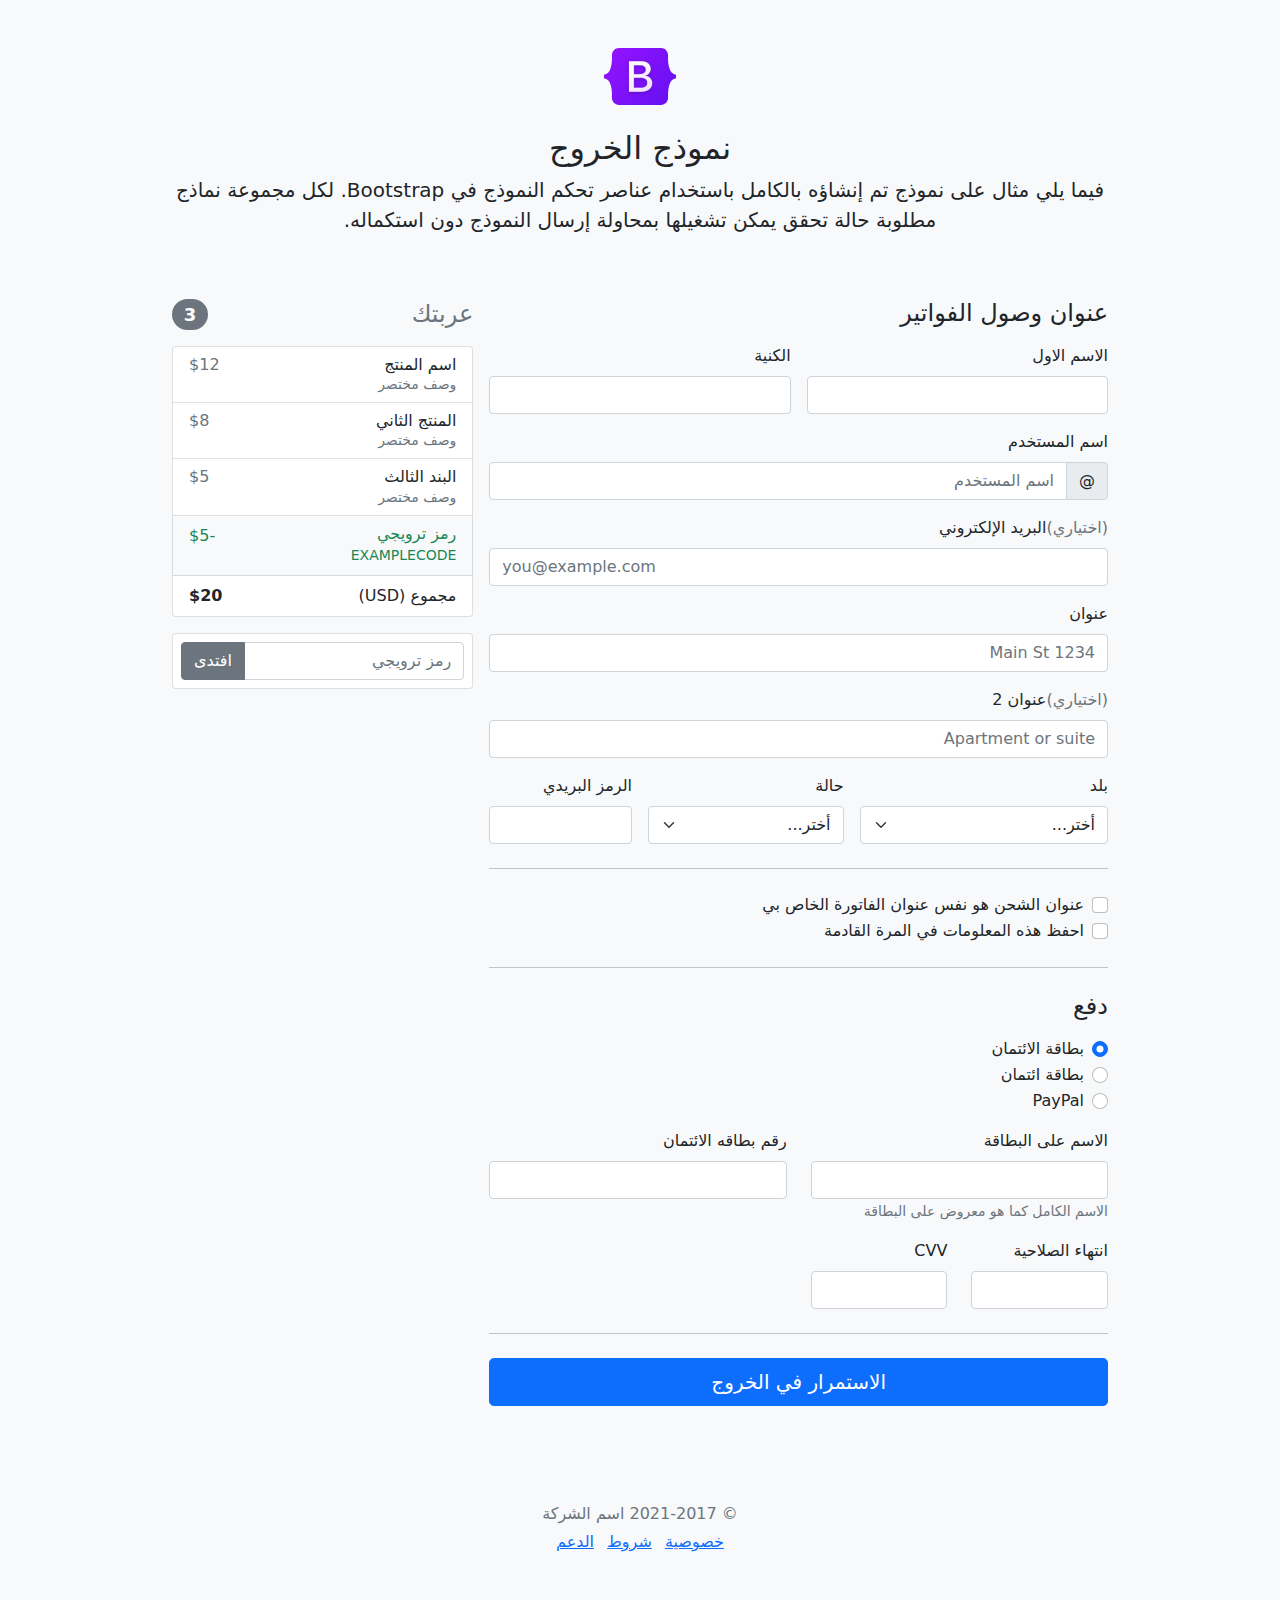
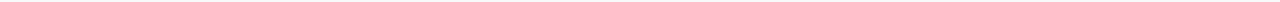
<file: bootstrap-5.0.0-beta3-examples/checkout-rtl/index.html>
<!doctype html>
<html lang="ar" dir="rtl">
  <head>
    <meta charset="utf-8">
    <meta name="viewport" content="width=device-width, initial-scale=1">
    <meta name="description" content="">
    <meta name="author" content="Mark Otto, Jacob Thornton, and Bootstrap contributors">
    <meta name="generator" content="Hugo 0.82.0">
    <title>مثال الخروج · Bootstrap v5.0</title>

    <link rel="canonical" href="https://getbootstrap.com/docs/5.0/examples/checkout-rtl/">

    

    <!-- Bootstrap core CSS -->
<link href="../assets/dist/css/bootstrap.rtl.min.css" rel="stylesheet">

    <style>
      .bd-placeholder-img {
        font-size: 1.125rem;
        text-anchor: middle;
        -webkit-user-select: none;
        -moz-user-select: none;
        user-select: none;
      }

      @media (min-width: 768px) {
        .bd-placeholder-img-lg {
          font-size: 3.5rem;
        }
      }
    </style>

    
    <!-- Custom styles for this template -->
    <link href="../checkout/form-validation.css" rel="stylesheet">
  </head>
  <body class="bg-light">
    
<div class="container">
  <main>
    <div class="py-5 text-center">
      <img class="d-block mx-auto mb-4" src="../assets/brand/bootstrap-logo.svg" alt="" width="72" height="57">
      <h2>نموذج الخروج</h2>
      <p class="lead">فيما يلي مثال على نموذج تم إنشاؤه بالكامل باستخدام عناصر تحكم النموذج في Bootstrap. لكل مجموعة نماذج مطلوبة حالة تحقق يمكن تشغيلها بمحاولة إرسال النموذج دون استكماله.</p>
    </div>

    <div class="row g-3">
      <div class="col-md-5 col-lg-4 order-md-last">
        <h4 class="d-flex justify-content-between align-items-center mb-3">
          <span class="text-muted">عربتك</span>
          <span class="badge bg-secondary rounded-pill">3</span>
        </h4>
        <ul class="list-group mb-3">
          <li class="list-group-item d-flex justify-content-between lh-sm">
            <div>
              <h6 class="my-0">اسم المنتج</h6>
              <small class="text-muted">وصف مختصر</small>
            </div>
            <span class="text-muted">$12</span>
          </li>
          <li class="list-group-item d-flex justify-content-between lh-sm">
            <div>
              <h6 class="my-0">المنتج الثاني</h6>
              <small class="text-muted">وصف مختصر</small>
            </div>
            <span class="text-muted">$8</span>
          </li>
          <li class="list-group-item d-flex justify-content-between lh-sm">
            <div>
              <h6 class="my-0">البند الثالث</h6>
              <small class="text-muted">وصف مختصر</small>
            </div>
            <span class="text-muted">$5</span>
          </li>
          <li class="list-group-item d-flex justify-content-between bg-light">
            <div class="text-success">
              <h6 class="my-0">رمز ترويجي</h6>
              <small>EXAMPLECODE</small>
            </div>
            <span class="text-success">-$5</span>
          </li>
          <li class="list-group-item d-flex justify-content-between">
            <span>مجموع (USD)</span>
            <strong>$20</strong>
          </li>
        </ul>

        <form class="card p-2">
          <div class="input-group">
            <input type="text" class="form-control" placeholder="رمز ترويجي">
            <button type="submit" class="btn btn-secondary">افتدى</button>
          </div>
        </form>
      </div>
      <div class="col-md-7 col-lg-8">
        <h4 class="mb-3">عنوان وصول الفواتير</h4>
        <form class="needs-validation" novalidate>
          <div class="row g-3">
            <div class="col-sm-6">
              <label for="firstName" class="form-label">الاسم الاول</label>
              <input type="text" class="form-control" id="firstName" placeholder="" value="" required>
              <div class="invalid-feedback">
                مطلوب الاسم الأول صالح.
              </div>
            </div>

            <div class="col-sm-6">
              <label for="lastName" class="form-label">الكنية</label>
              <input type="text" class="form-control" id="lastName" placeholder="" value="" required>
              <div class="invalid-feedback">
                مطلوب اسم أخير صالح.
              </div>
            </div>

            <div class="col-12">
              <label for="username" class="form-label">اسم المستخدم</label>
              <div class="input-group has-validation">
                <span class="input-group-text">@</span>
                <input type="text" class="form-control" id="username" placeholder="اسم المستخدم" required>
              <div class="invalid-feedback">
                اسم المستخدم الخاص بك مطلوب.
                </div>
              </div>
            </div>

            <div class="col-12">
              <label for="email" class="form-label"><span class="text-muted">(اختياري)</span>البريد الإلكتروني </label>
              <input type="email" class="form-control" id="email" placeholder="you@example.com">
              <div class="invalid-feedback">
                يرجى إدخال عنوان بريد إلكتروني صالح لتحديثات الشحن.
              </div>
            </div>

            <div class="col-12">
              <label for="address" class="form-label">عنوان</label>
              <input type="text" class="form-control" id="address" placeholder="1234 Main St" required>
              <div class="invalid-feedback">
                يرجى إدخال عنوان الشحن الخاص بك.
              </div>
            </div>

            <div class="col-12">
              <label for="address2" class="form-label"><span class="text-muted">(اختياري)</span>عنوان 2 </label>
              <input type="text" class="form-control" id="address2" placeholder="Apartment or suite">
            </div>

            <div class="col-md-5">
              <label for="country" class="form-label">بلد</label>
              <select class="form-select" id="country" required>
                <option value="">أختر...</option>
                <option>الولايات المتحدة الأمريكية</option>
              </select>
              <div class="invalid-feedback">
                يرجى تحديد بلد صالح.
              </div>
            </div>

            <div class="col-md-4">
              <label for="state" class="form-label">حالة</label>
              <select class="form-select" id="state" required>
                <option value="">أختر...</option>
                <option>كاليفورنيا</option>
              </select>
              <div class="invalid-feedback">
                يرجى تقديم حالة صالحة.
              </div>
            </div>

            <div class="col-md-3">
              <label for="zip" class="form-label">الرمز البريدي</label>
              <input type="text" class="form-control" id="zip" placeholder="" required>
              <div class="invalid-feedback">
                الرمز البريدي مطلوب.
              </div>
            </div>
          </div>

          <hr class="my-4">

          <div class="form-check">
            <input type="checkbox" class="form-check-input" id="same-address">
            <label class="form-check-label" for="same-address">عنوان الشحن هو نفس عنوان الفاتورة الخاص بي</label>
          </div>

          <div class="form-check">
            <input type="checkbox" class="form-check-input" id="save-info">
            <label class="form-check-label" for="save-info">احفظ هذه المعلومات في المرة القادمة</label>
          </div>

          <hr class="my-4">

          <h4 class="mb-3">دفع</h4>

          <div class="my-3">
            <div class="form-check">
              <input id="credit" name="paymentMethod" type="radio" class="form-check-input" checked required>
              <label class="form-check-label" for="credit">بطاقة الائتمان</label>
            </div>
            <div class="form-check">
              <input id="debit" name="paymentMethod" type="radio" class="form-check-input" required>
              <label class="form-check-label" for="debit">بطاقة ائتمان</label>
            </div>
            <div class="form-check">
              <input id="paypal" name="paymentMethod" type="radio" class="form-check-input" required>
              <label class="form-check-label" for="paypal">PayPal</label>
            </div>
          </div>

          <div class="row gy-3">
            <div class="col-md-6">
              <label for="cc-name" class="form-label">الاسم على البطاقة</label>
              <input type="text" class="form-control" id="cc-name" placeholder="" required>
              <small class="text-muted">الاسم الكامل كما هو معروض على البطاقة</small>
              <div class="invalid-feedback">
                الاسم على البطاقة مطلوب
              </div>
            </div>

            <div class="col-md-6">
              <label for="cc-number" class="form-label">رقم بطاقه الائتمان</label>
              <input type="text" class="form-control" id="cc-number" placeholder="" required>
              <div class="invalid-feedback">
                رقم بطاقة الائتمان مطلوب
              </div>
            </div>

            <div class="col-md-3">
              <label for="cc-expiration" class="form-label">انتهاء الصلاحية</label>
              <input type="text" class="form-control" id="cc-expiration" placeholder="" required>
              <div class="invalid-feedback">
                تاريخ انتهاء الصلاحية مطلوب
              </div>
            </div>

            <div class="col-md-3">
              <label for="cc-cvv" class="form-label">CVV</label>
              <input type="text" class="form-control" id="cc-cvv" placeholder="" required>
              <div class="invalid-feedback">
                رمز الحماية مطلوب
              </div>
            </div>
          </div>

          <hr class="my-4">

          <button class="w-100 btn btn-primary btn-lg" type="submit">الاستمرار في الخروج</button>
        </form>
      </div>
    </div>
  </main>
  <footer class="my-5 pt-5 text-muted text-center text-small">
    <p class="mb-1">&copy; 2021-2017 اسم الشركة</p>
    <ul class="list-inline">
      <li class="list-inline-item"><a href="#">خصوصية</a></li>
      <li class="list-inline-item"><a href="#">شروط</a></li>
      <li class="list-inline-item"><a href="#">الدعم</a></li>
    </ul>
  </footer>
</div>


    <script src="../assets/dist/js/bootstrap.bundle.min.js"></script>

      <script src="../checkout/form-validation.js"></script>
  </body>
</html>
</file>
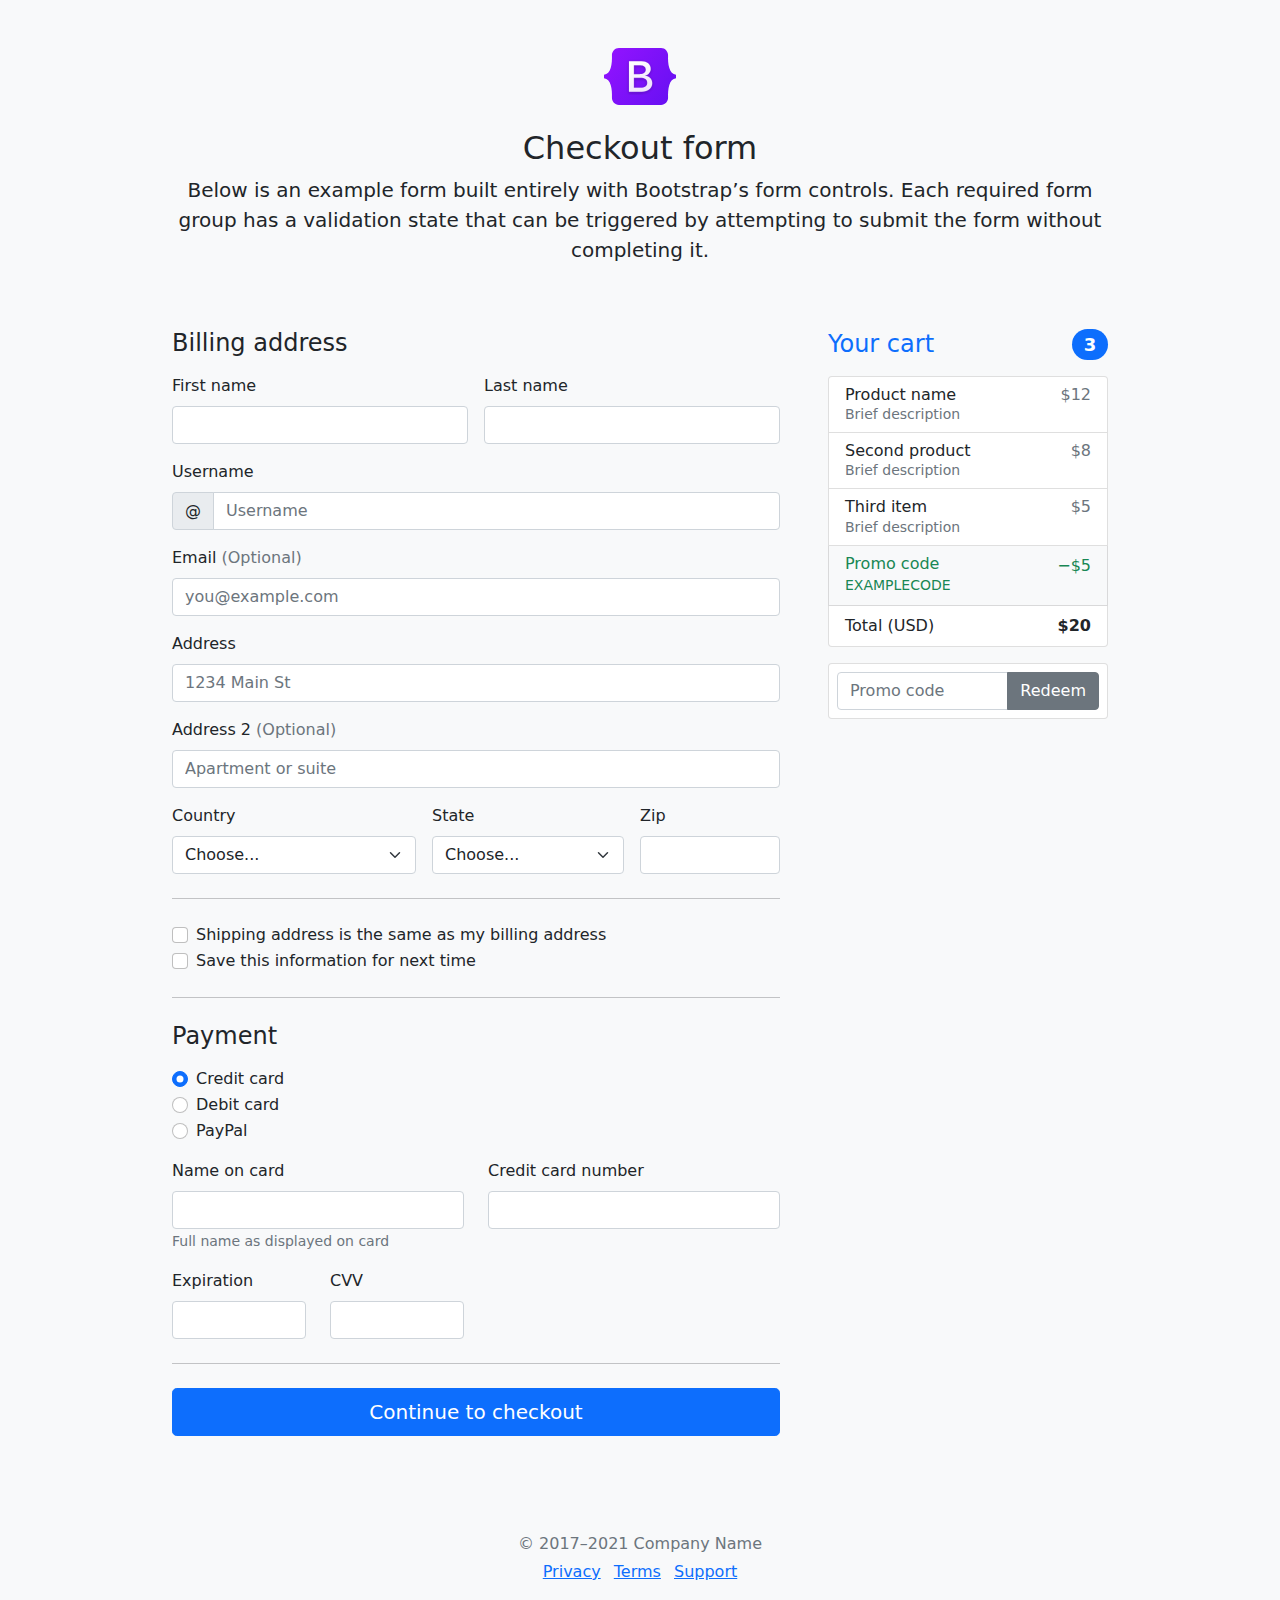
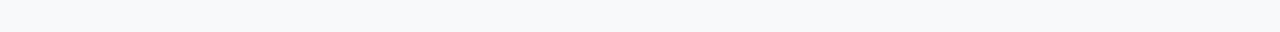
<file: bootstrap-5.0.0-beta3-examples/checkout/index.html>
<!doctype html>
<html lang="en">
  <head>
    <meta charset="utf-8">
    <meta name="viewport" content="width=device-width, initial-scale=1">
    <meta name="description" content="">
    <meta name="author" content="Mark Otto, Jacob Thornton, and Bootstrap contributors">
    <meta name="generator" content="Hugo 0.82.0">
    <title>Checkout example · Bootstrap v5.0</title>

    <link rel="canonical" href="https://getbootstrap.com/docs/5.0/examples/checkout/">

    

    <!-- Bootstrap core CSS -->
<link href="../assets/dist/css/bootstrap.min.css" rel="stylesheet">

    <style>
      .bd-placeholder-img {
        font-size: 1.125rem;
        text-anchor: middle;
        -webkit-user-select: none;
        -moz-user-select: none;
        user-select: none;
      }

      @media (min-width: 768px) {
        .bd-placeholder-img-lg {
          font-size: 3.5rem;
        }
      }
    </style>

    
    <!-- Custom styles for this template -->
    <link href="form-validation.css" rel="stylesheet">
  </head>
  <body class="bg-light">
    
<div class="container">
  <main>
    <div class="py-5 text-center">
      <img class="d-block mx-auto mb-4" src="../assets/brand/bootstrap-logo.svg" alt="" width="72" height="57">
      <h2>Checkout form</h2>
      <p class="lead">Below is an example form built entirely with Bootstrap’s form controls. Each required form group has a validation state that can be triggered by attempting to submit the form without completing it.</p>
    </div>

    <div class="row g-5">
      <div class="col-md-5 col-lg-4 order-md-last">
        <h4 class="d-flex justify-content-between align-items-center mb-3">
          <span class="text-primary">Your cart</span>
          <span class="badge bg-primary rounded-pill">3</span>
        </h4>
        <ul class="list-group mb-3">
          <li class="list-group-item d-flex justify-content-between lh-sm">
            <div>
              <h6 class="my-0">Product name</h6>
              <small class="text-muted">Brief description</small>
            </div>
            <span class="text-muted">$12</span>
          </li>
          <li class="list-group-item d-flex justify-content-between lh-sm">
            <div>
              <h6 class="my-0">Second product</h6>
              <small class="text-muted">Brief description</small>
            </div>
            <span class="text-muted">$8</span>
          </li>
          <li class="list-group-item d-flex justify-content-between lh-sm">
            <div>
              <h6 class="my-0">Third item</h6>
              <small class="text-muted">Brief description</small>
            </div>
            <span class="text-muted">$5</span>
          </li>
          <li class="list-group-item d-flex justify-content-between bg-light">
            <div class="text-success">
              <h6 class="my-0">Promo code</h6>
              <small>EXAMPLECODE</small>
            </div>
            <span class="text-success">−$5</span>
          </li>
          <li class="list-group-item d-flex justify-content-between">
            <span>Total (USD)</span>
            <strong>$20</strong>
          </li>
        </ul>

        <form class="card p-2">
          <div class="input-group">
            <input type="text" class="form-control" placeholder="Promo code">
            <button type="submit" class="btn btn-secondary">Redeem</button>
          </div>
        </form>
      </div>
      <div class="col-md-7 col-lg-8">
        <h4 class="mb-3">Billing address</h4>
        <form class="needs-validation" novalidate>
          <div class="row g-3">
            <div class="col-sm-6">
              <label for="firstName" class="form-label">First name</label>
              <input type="text" class="form-control" id="firstName" placeholder="" value="" required>
              <div class="invalid-feedback">
                Valid first name is required.
              </div>
            </div>

            <div class="col-sm-6">
              <label for="lastName" class="form-label">Last name</label>
              <input type="text" class="form-control" id="lastName" placeholder="" value="" required>
              <div class="invalid-feedback">
                Valid last name is required.
              </div>
            </div>

            <div class="col-12">
              <label for="username" class="form-label">Username</label>
              <div class="input-group has-validation">
                <span class="input-group-text">@</span>
                <input type="text" class="form-control" id="username" placeholder="Username" required>
              <div class="invalid-feedback">
                  Your username is required.
                </div>
              </div>
            </div>

            <div class="col-12">
              <label for="email" class="form-label">Email <span class="text-muted">(Optional)</span></label>
              <input type="email" class="form-control" id="email" placeholder="you@example.com">
              <div class="invalid-feedback">
                Please enter a valid email address for shipping updates.
              </div>
            </div>

            <div class="col-12">
              <label for="address" class="form-label">Address</label>
              <input type="text" class="form-control" id="address" placeholder="1234 Main St" required>
              <div class="invalid-feedback">
                Please enter your shipping address.
              </div>
            </div>

            <div class="col-12">
              <label for="address2" class="form-label">Address 2 <span class="text-muted">(Optional)</span></label>
              <input type="text" class="form-control" id="address2" placeholder="Apartment or suite">
            </div>

            <div class="col-md-5">
              <label for="country" class="form-label">Country</label>
              <select class="form-select" id="country" required>
                <option value="">Choose...</option>
                <option>United States</option>
              </select>
              <div class="invalid-feedback">
                Please select a valid country.
              </div>
            </div>

            <div class="col-md-4">
              <label for="state" class="form-label">State</label>
              <select class="form-select" id="state" required>
                <option value="">Choose...</option>
                <option>California</option>
              </select>
              <div class="invalid-feedback">
                Please provide a valid state.
              </div>
            </div>

            <div class="col-md-3">
              <label for="zip" class="form-label">Zip</label>
              <input type="text" class="form-control" id="zip" placeholder="" required>
              <div class="invalid-feedback">
                Zip code required.
              </div>
            </div>
          </div>

          <hr class="my-4">

          <div class="form-check">
            <input type="checkbox" class="form-check-input" id="same-address">
            <label class="form-check-label" for="same-address">Shipping address is the same as my billing address</label>
          </div>

          <div class="form-check">
            <input type="checkbox" class="form-check-input" id="save-info">
            <label class="form-check-label" for="save-info">Save this information for next time</label>
          </div>

          <hr class="my-4">

          <h4 class="mb-3">Payment</h4>

          <div class="my-3">
            <div class="form-check">
              <input id="credit" name="paymentMethod" type="radio" class="form-check-input" checked required>
              <label class="form-check-label" for="credit">Credit card</label>
            </div>
            <div class="form-check">
              <input id="debit" name="paymentMethod" type="radio" class="form-check-input" required>
              <label class="form-check-label" for="debit">Debit card</label>
            </div>
            <div class="form-check">
              <input id="paypal" name="paymentMethod" type="radio" class="form-check-input" required>
              <label class="form-check-label" for="paypal">PayPal</label>
            </div>
          </div>

          <div class="row gy-3">
            <div class="col-md-6">
              <label for="cc-name" class="form-label">Name on card</label>
              <input type="text" class="form-control" id="cc-name" placeholder="" required>
              <small class="text-muted">Full name as displayed on card</small>
              <div class="invalid-feedback">
                Name on card is required
              </div>
            </div>

            <div class="col-md-6">
              <label for="cc-number" class="form-label">Credit card number</label>
              <input type="text" class="form-control" id="cc-number" placeholder="" required>
              <div class="invalid-feedback">
                Credit card number is required
              </div>
            </div>

            <div class="col-md-3">
              <label for="cc-expiration" class="form-label">Expiration</label>
              <input type="text" class="form-control" id="cc-expiration" placeholder="" required>
              <div class="invalid-feedback">
                Expiration date required
              </div>
            </div>

            <div class="col-md-3">
              <label for="cc-cvv" class="form-label">CVV</label>
              <input type="text" class="form-control" id="cc-cvv" placeholder="" required>
              <div class="invalid-feedback">
                Security code required
              </div>
            </div>
          </div>

          <hr class="my-4">

          <button class="w-100 btn btn-primary btn-lg" type="submit">Continue to checkout</button>
        </form>
      </div>
    </div>
  </main>

  <footer class="my-5 pt-5 text-muted text-center text-small">
    <p class="mb-1">&copy; 2017–2021 Company Name</p>
    <ul class="list-inline">
      <li class="list-inline-item"><a href="#">Privacy</a></li>
      <li class="list-inline-item"><a href="#">Terms</a></li>
      <li class="list-inline-item"><a href="#">Support</a></li>
    </ul>
  </footer>
</div>


    <script src="../assets/dist/js/bootstrap.bundle.min.js"></script>

      <script src="form-validation.js"></script>
  </body>
</html>
</file>
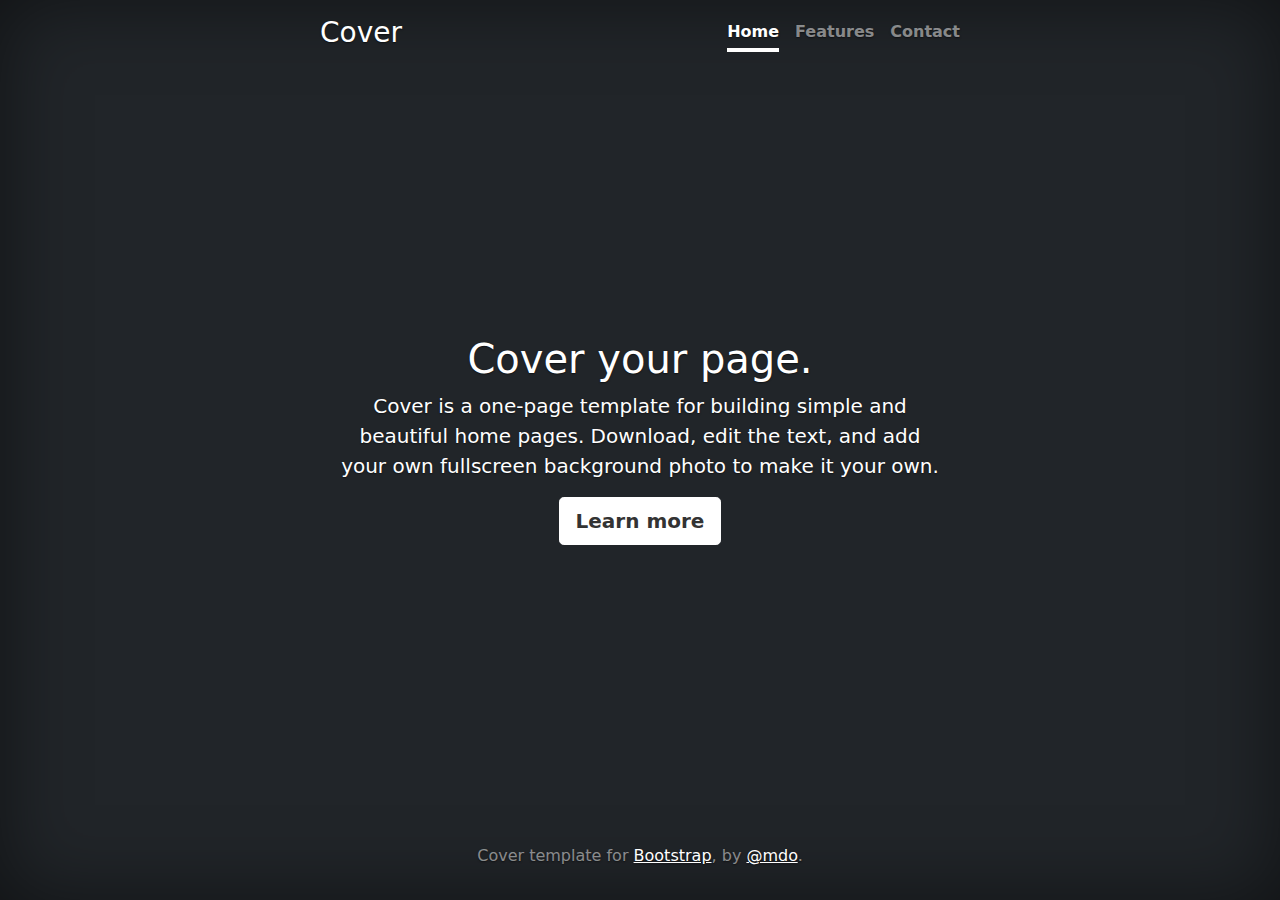
<file: bootstrap-5.0.0-beta3-examples/cover/index.html>
<!doctype html>
<html lang="en" class="h-100">
  <head>
    <meta charset="utf-8">
    <meta name="viewport" content="width=device-width, initial-scale=1">
    <meta name="description" content="">
    <meta name="author" content="Mark Otto, Jacob Thornton, and Bootstrap contributors">
    <meta name="generator" content="Hugo 0.82.0">
    <title>Cover Template · Bootstrap v5.0</title>

    <link rel="canonical" href="https://getbootstrap.com/docs/5.0/examples/cover/">

    

    <!-- Bootstrap core CSS -->
<link href="../assets/dist/css/bootstrap.min.css" rel="stylesheet">

    <style>
      .bd-placeholder-img {
        font-size: 1.125rem;
        text-anchor: middle;
        -webkit-user-select: none;
        -moz-user-select: none;
        user-select: none;
      }

      @media (min-width: 768px) {
        .bd-placeholder-img-lg {
          font-size: 3.5rem;
        }
      }
    </style>

    
    <!-- Custom styles for this template -->
    <link href="cover.css" rel="stylesheet">
  </head>
  <body class="d-flex h-100 text-center text-white bg-dark">
    
<div class="cover-container d-flex w-100 h-100 p-3 mx-auto flex-column">
  <header class="mb-auto">
    <div>
      <h3 class="float-md-start mb-0">Cover</h3>
      <nav class="nav nav-masthead justify-content-center float-md-end">
        <a class="nav-link active" aria-current="page" href="#">Home</a>
        <a class="nav-link" href="#">Features</a>
        <a class="nav-link" href="#">Contact</a>
      </nav>
    </div>
  </header>

  <main class="px-3">
    <h1>Cover your page.</h1>
    <p class="lead">Cover is a one-page template for building simple and beautiful home pages. Download, edit the text, and add your own fullscreen background photo to make it your own.</p>
    <p class="lead">
      <a href="#" class="btn btn-lg btn-secondary fw-bold border-white bg-white">Learn more</a>
    </p>
  </main>

  <footer class="mt-auto text-white-50">
    <p>Cover template for <a href="https://getbootstrap.com/" class="text-white">Bootstrap</a>, by <a href="https://twitter.com/mdo" class="text-white">@mdo</a>.</p>
  </footer>
</div>


    
  </body>
</html>
</file>
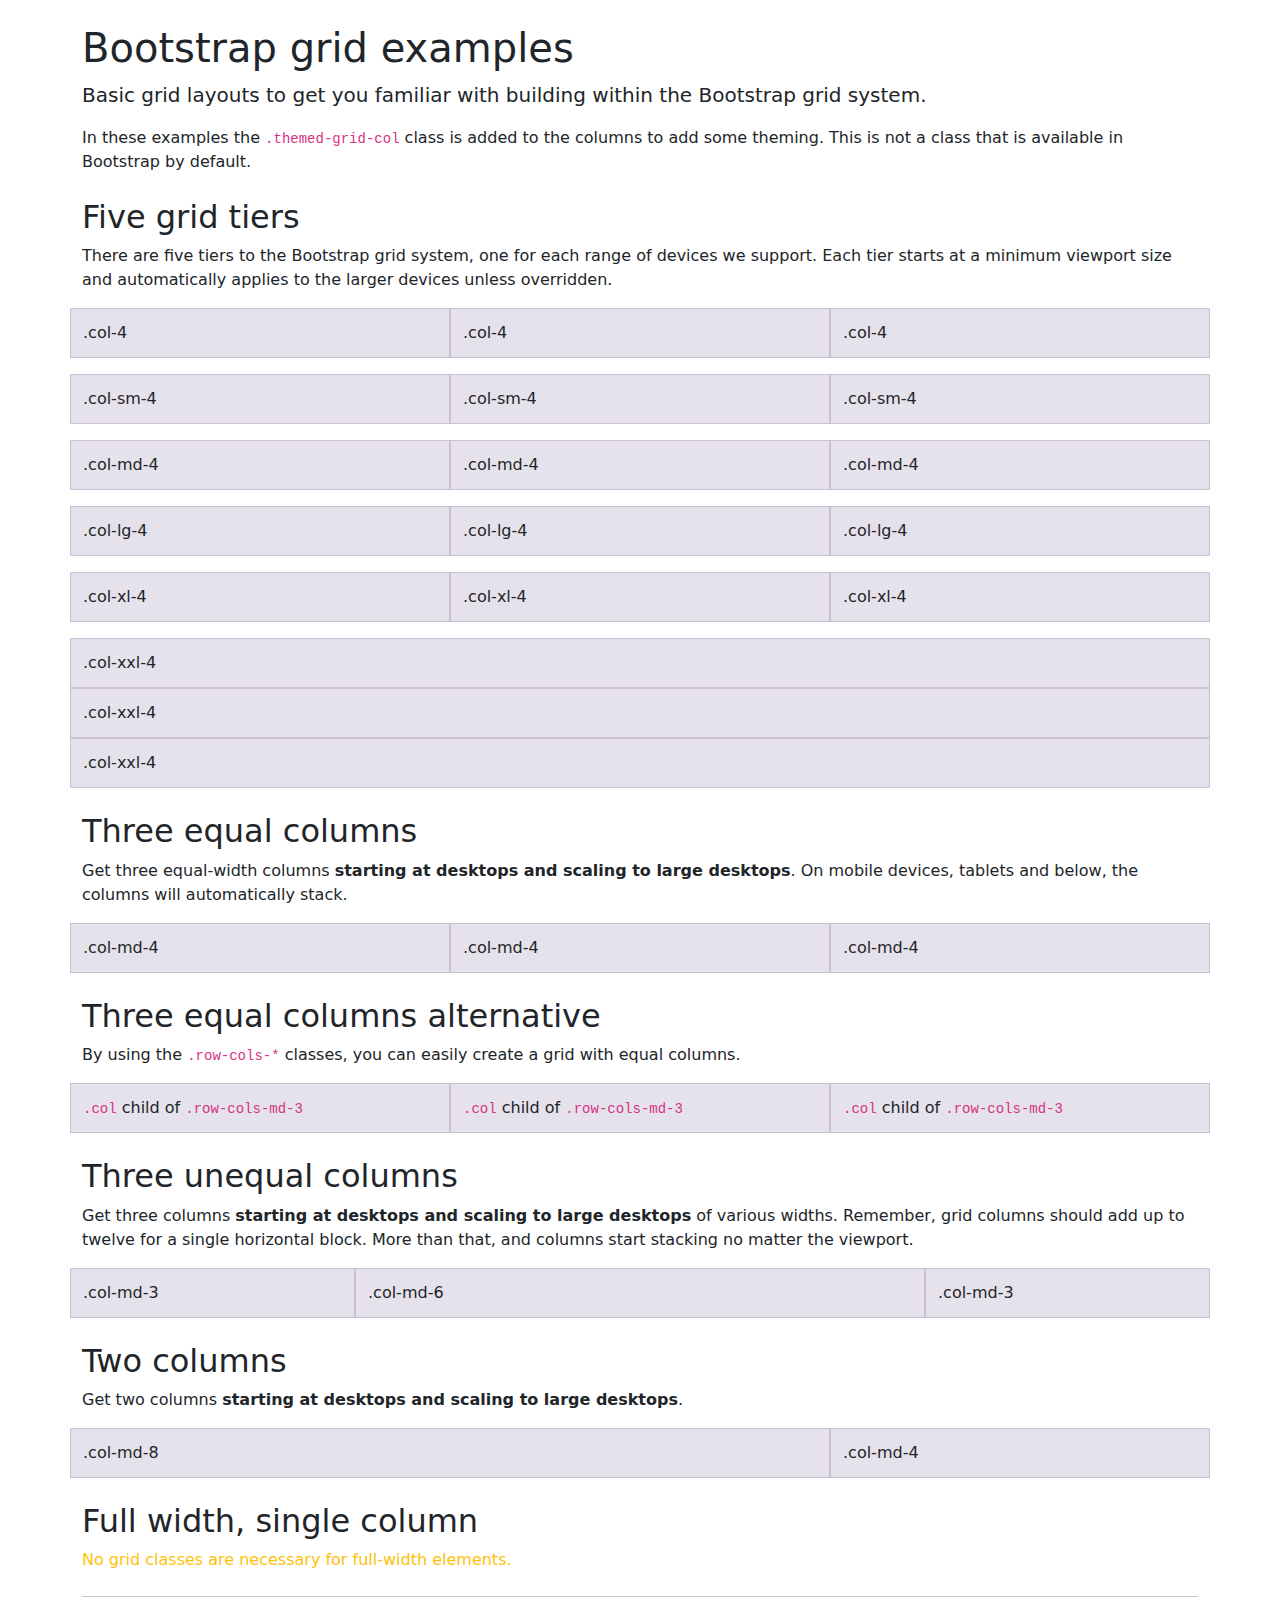
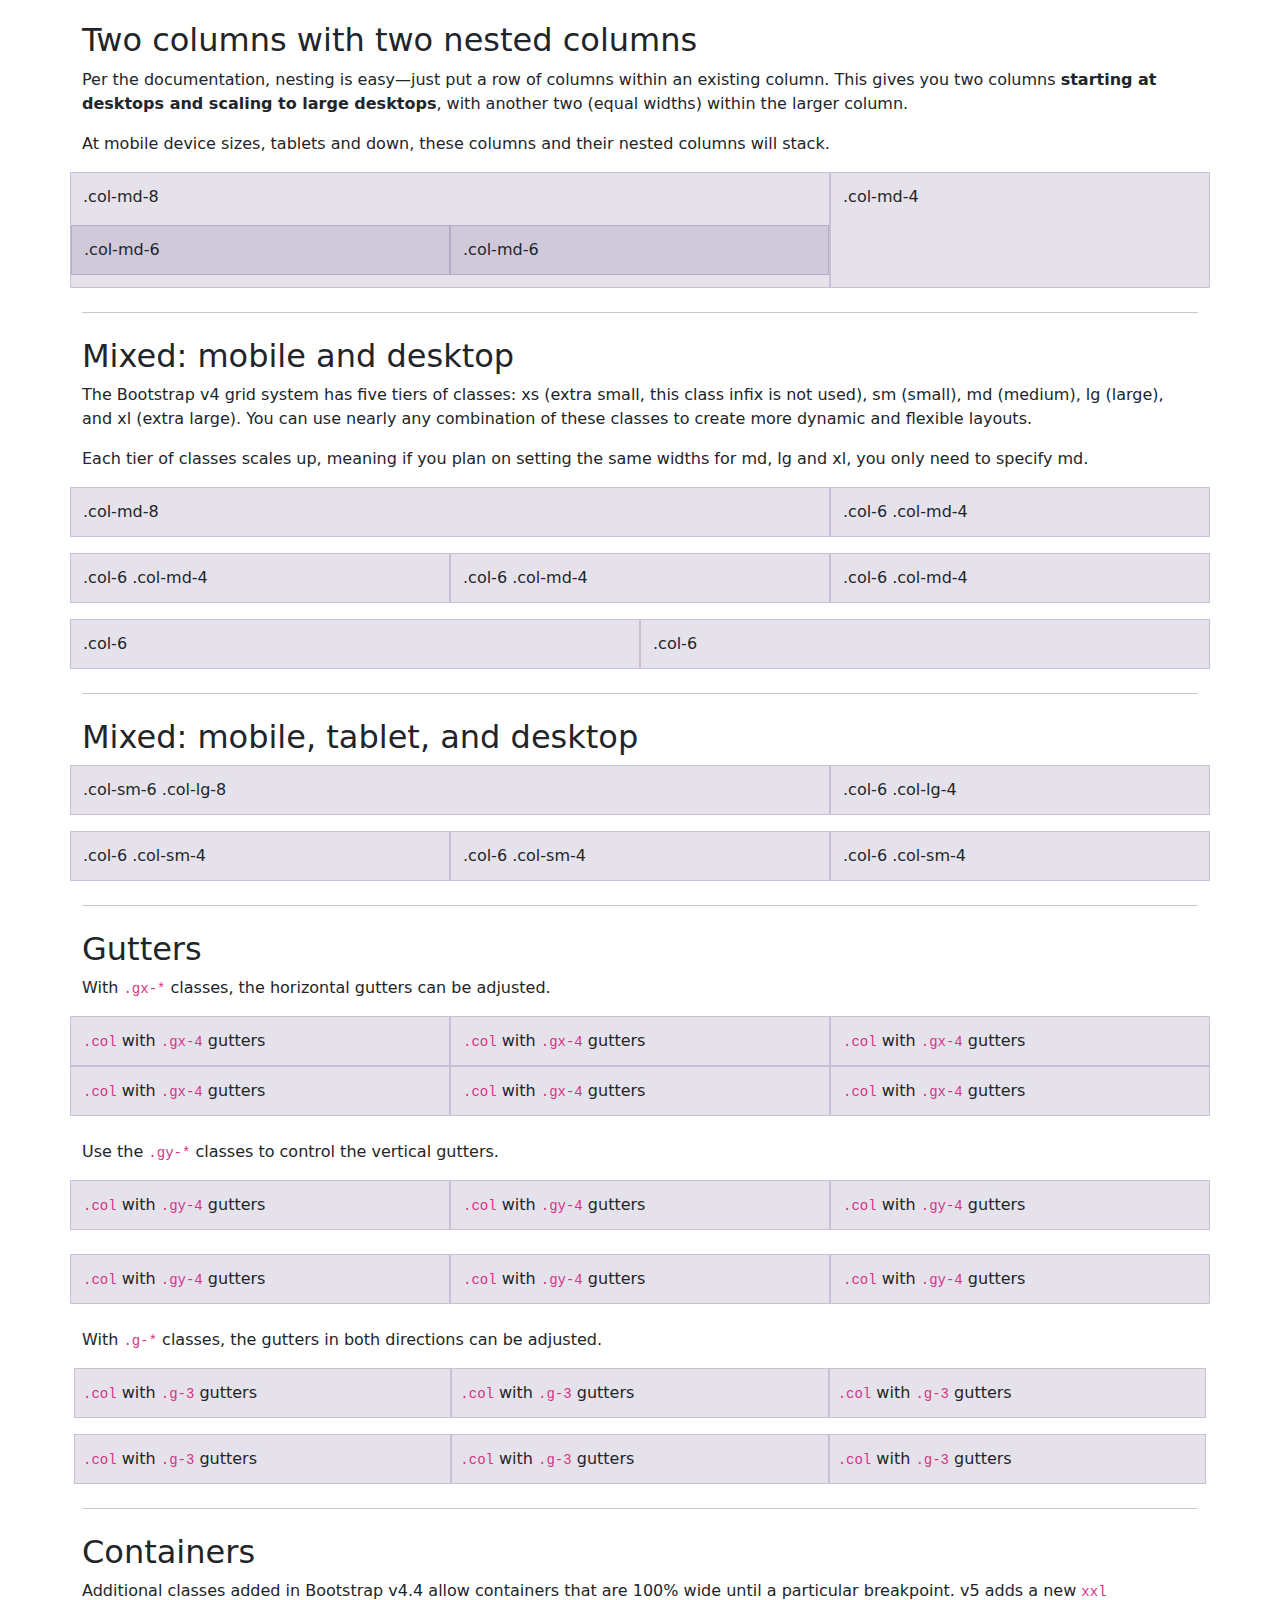
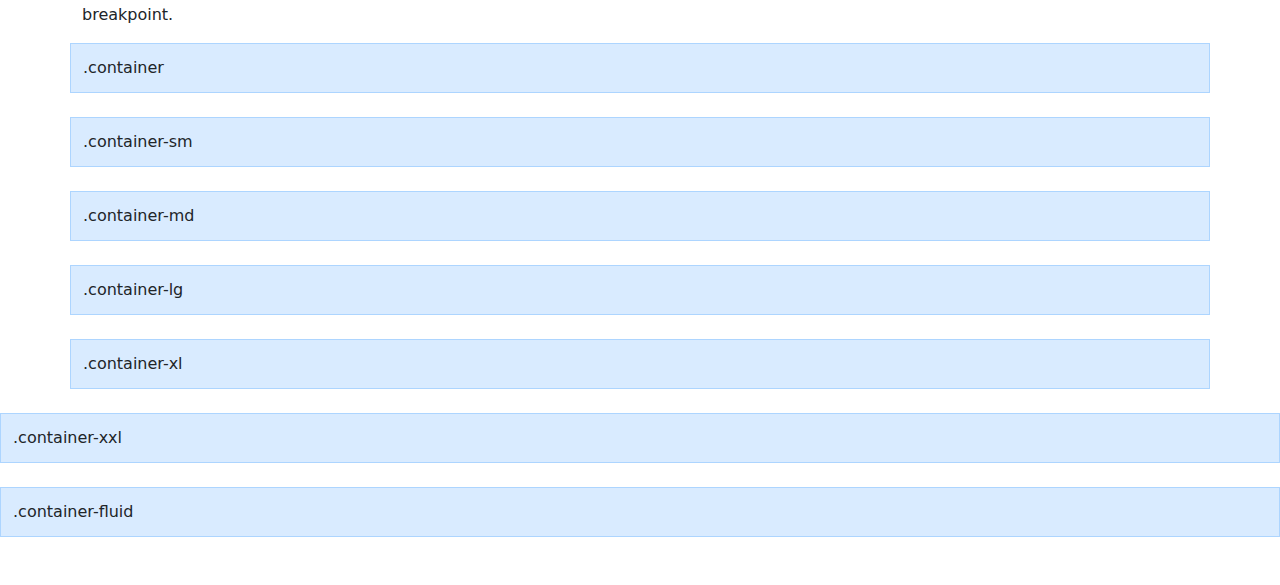
<file: bootstrap-5.0.0-beta3-examples/grid/index.html>
<!doctype html>
<html lang="en">
  <head>
    <meta charset="utf-8">
    <meta name="viewport" content="width=device-width, initial-scale=1">
    <meta name="description" content="">
    <meta name="author" content="Mark Otto, Jacob Thornton, and Bootstrap contributors">
    <meta name="generator" content="Hugo 0.82.0">
    <title>Grid Template · Bootstrap v5.0</title>

    <link rel="canonical" href="https://getbootstrap.com/docs/5.0/examples/grid/">

    

    <!-- Bootstrap core CSS -->
<link href="../assets/dist/css/bootstrap.min.css" rel="stylesheet">

    <style>
      .bd-placeholder-img {
        font-size: 1.125rem;
        text-anchor: middle;
        -webkit-user-select: none;
        -moz-user-select: none;
        user-select: none;
      }

      @media (min-width: 768px) {
        .bd-placeholder-img-lg {
          font-size: 3.5rem;
        }
      }
    </style>

    
    <!-- Custom styles for this template -->
    <link href="grid.css" rel="stylesheet">
  </head>
  <body class="py-4">
    
<main>
  <div class="container">

    <h1>Bootstrap grid examples</h1>
    <p class="lead">Basic grid layouts to get you familiar with building within the Bootstrap grid system.</p>
    <p>In these examples the <code>.themed-grid-col</code> class is added to the columns to add some theming. This is not a class that is available in Bootstrap by default.</p>

    <h2 class="mt-4">Five grid tiers</h2>
    <p>There are five tiers to the Bootstrap grid system, one for each range of devices we support. Each tier starts at a minimum viewport size and automatically applies to the larger devices unless overridden.</p>

    <div class="row mb-3">
      <div class="col-4 themed-grid-col">.col-4</div>
      <div class="col-4 themed-grid-col">.col-4</div>
      <div class="col-4 themed-grid-col">.col-4</div>
    </div>

    <div class="row mb-3">
      <div class="col-sm-4 themed-grid-col">.col-sm-4</div>
      <div class="col-sm-4 themed-grid-col">.col-sm-4</div>
      <div class="col-sm-4 themed-grid-col">.col-sm-4</div>
    </div>

    <div class="row mb-3">
      <div class="col-md-4 themed-grid-col">.col-md-4</div>
      <div class="col-md-4 themed-grid-col">.col-md-4</div>
      <div class="col-md-4 themed-grid-col">.col-md-4</div>
    </div>

    <div class="row mb-3">
      <div class="col-lg-4 themed-grid-col">.col-lg-4</div>
      <div class="col-lg-4 themed-grid-col">.col-lg-4</div>
      <div class="col-lg-4 themed-grid-col">.col-lg-4</div>
    </div>

    <div class="row mb-3">
      <div class="col-xl-4 themed-grid-col">.col-xl-4</div>
      <div class="col-xl-4 themed-grid-col">.col-xl-4</div>
      <div class="col-xl-4 themed-grid-col">.col-xl-4</div>
    </div>

    <div class="row mb-3">
      <div class="col-xxl-4 themed-grid-col">.col-xxl-4</div>
      <div class="col-xxl-4 themed-grid-col">.col-xxl-4</div>
      <div class="col-xxl-4 themed-grid-col">.col-xxl-4</div>
    </div>

    <h2 class="mt-4">Three equal columns</h2>
    <p>Get three equal-width columns <strong>starting at desktops and scaling to large desktops</strong>. On mobile devices, tablets and below, the columns will automatically stack.</p>
    <div class="row mb-3">
      <div class="col-md-4 themed-grid-col">.col-md-4</div>
      <div class="col-md-4 themed-grid-col">.col-md-4</div>
      <div class="col-md-4 themed-grid-col">.col-md-4</div>
    </div>

    <h2 class="mt-4">Three equal columns alternative</h2>
    <p>By using the <code>.row-cols-*</code> classes, you can easily create a grid with equal columns.</p>
    <div class="row row-cols-md-3 mb-3">
      <div class="col themed-grid-col"><code>.col</code> child of <code>.row-cols-md-3</code></div>
      <div class="col themed-grid-col"><code>.col</code> child of <code>.row-cols-md-3</code></div>
      <div class="col themed-grid-col"><code>.col</code> child of <code>.row-cols-md-3</code></div>
    </div>

    <h2 class="mt-4">Three unequal columns</h2>
    <p>Get three columns <strong>starting at desktops and scaling to large desktops</strong> of various widths. Remember, grid columns should add up to twelve for a single horizontal block. More than that, and columns start stacking no matter the viewport.</p>
    <div class="row mb-3">
      <div class="col-md-3 themed-grid-col">.col-md-3</div>
      <div class="col-md-6 themed-grid-col">.col-md-6</div>
      <div class="col-md-3 themed-grid-col">.col-md-3</div>
    </div>

    <h2 class="mt-4">Two columns</h2>
    <p>Get two columns <strong>starting at desktops and scaling to large desktops</strong>.</p>
    <div class="row mb-3">
      <div class="col-md-8 themed-grid-col">.col-md-8</div>
      <div class="col-md-4 themed-grid-col">.col-md-4</div>
    </div>

    <h2 class="mt-4">Full width, single column</h2>
    <p class="text-warning">
      No grid classes are necessary for full-width elements.
    </p>

    <hr class="my-4">

    <h2 class="mt-4">Two columns with two nested columns</h2>
    <p>Per the documentation, nesting is easy—just put a row of columns within an existing column. This gives you two columns <strong>starting at desktops and scaling to large desktops</strong>, with another two (equal widths) within the larger column.</p>
    <p>At mobile device sizes, tablets and down, these columns and their nested columns will stack.</p>
    <div class="row mb-3">
      <div class="col-md-8 themed-grid-col">
        <div class="pb-3">
          .col-md-8
        </div>
        <div class="row">
          <div class="col-md-6 themed-grid-col">.col-md-6</div>
          <div class="col-md-6 themed-grid-col">.col-md-6</div>
        </div>
      </div>
      <div class="col-md-4 themed-grid-col">.col-md-4</div>
    </div>

    <hr class="my-4">

    <h2 class="mt-4">Mixed: mobile and desktop</h2>
    <p>The Bootstrap v4 grid system has five tiers of classes: xs (extra small, this class infix is not used), sm (small), md (medium), lg (large), and xl (extra large). You can use nearly any combination of these classes to create more dynamic and flexible layouts.</p>
    <p>Each tier of classes scales up, meaning if you plan on setting the same widths for md, lg and xl, you only need to specify md.</p>
    <div class="row mb-3">
      <div class="col-md-8 themed-grid-col">.col-md-8</div>
      <div class="col-6 col-md-4 themed-grid-col">.col-6 .col-md-4</div>
    </div>
    <div class="row mb-3">
      <div class="col-6 col-md-4 themed-grid-col">.col-6 .col-md-4</div>
      <div class="col-6 col-md-4 themed-grid-col">.col-6 .col-md-4</div>
      <div class="col-6 col-md-4 themed-grid-col">.col-6 .col-md-4</div>
    </div>
    <div class="row mb-3">
      <div class="col-6 themed-grid-col">.col-6</div>
      <div class="col-6 themed-grid-col">.col-6</div>
    </div>

    <hr class="my-4">

    <h2 class="mt-4">Mixed: mobile, tablet, and desktop</h2>
    <div class="row mb-3">
      <div class="col-sm-6 col-lg-8 themed-grid-col">.col-sm-6 .col-lg-8</div>
      <div class="col-6 col-lg-4 themed-grid-col">.col-6 .col-lg-4</div>
    </div>
    <div class="row mb-3">
      <div class="col-6 col-sm-4 themed-grid-col">.col-6 .col-sm-4</div>
      <div class="col-6 col-sm-4 themed-grid-col">.col-6 .col-sm-4</div>
      <div class="col-6 col-sm-4 themed-grid-col">.col-6 .col-sm-4</div>
    </div>

    <hr class="my-4">

    <h2 class="mt-4">Gutters</h2>
    <p>With <code>.gx-*</code> classes, the horizontal gutters can be adjusted.</p>
    <div class="row row-cols-1 row-cols-md-3 gx-4">
      <div class="col themed-grid-col"><code>.col</code> with <code>.gx-4</code> gutters</div>
      <div class="col themed-grid-col"><code>.col</code> with <code>.gx-4</code> gutters</div>
      <div class="col themed-grid-col"><code>.col</code> with <code>.gx-4</code> gutters</div>
      <div class="col themed-grid-col"><code>.col</code> with <code>.gx-4</code> gutters</div>
      <div class="col themed-grid-col"><code>.col</code> with <code>.gx-4</code> gutters</div>
      <div class="col themed-grid-col"><code>.col</code> with <code>.gx-4</code> gutters</div>
    </div>
    <p class="mt-4">Use the <code>.gy-*</code> classes to control the vertical gutters.</p>
    <div class="row row-cols-1 row-cols-md-3 gy-4">
      <div class="col themed-grid-col"><code>.col</code> with <code>.gy-4</code> gutters</div>
      <div class="col themed-grid-col"><code>.col</code> with <code>.gy-4</code> gutters</div>
      <div class="col themed-grid-col"><code>.col</code> with <code>.gy-4</code> gutters</div>
      <div class="col themed-grid-col"><code>.col</code> with <code>.gy-4</code> gutters</div>
      <div class="col themed-grid-col"><code>.col</code> with <code>.gy-4</code> gutters</div>
      <div class="col themed-grid-col"><code>.col</code> with <code>.gy-4</code> gutters</div>
    </div>
    <p class="mt-4">With <code>.g-*</code> classes, the gutters in both directions can be adjusted.</p>
    <div class="row row-cols-1 row-cols-md-3 g-3">
      <div class="col themed-grid-col"><code>.col</code> with <code>.g-3</code> gutters</div>
      <div class="col themed-grid-col"><code>.col</code> with <code>.g-3</code> gutters</div>
      <div class="col themed-grid-col"><code>.col</code> with <code>.g-3</code> gutters</div>
      <div class="col themed-grid-col"><code>.col</code> with <code>.g-3</code> gutters</div>
      <div class="col themed-grid-col"><code>.col</code> with <code>.g-3</code> gutters</div>
      <div class="col themed-grid-col"><code>.col</code> with <code>.g-3</code> gutters</div>
    </div>
  </div>

  <div class="container" id="containers">
    <hr class="my-4">

    <h2 class="mt-4">Containers</h2>
    <p>Additional classes added in Bootstrap v4.4 allow containers that are 100% wide until a particular breakpoint. v5 adds a new <code>xxl</code> breakpoint.</p>
  </div>

  <div class="container themed-container">.container</div>
  <div class="container-sm themed-container">.container-sm</div>
  <div class="container-md themed-container">.container-md</div>
  <div class="container-lg themed-container">.container-lg</div>
  <div class="container-xl themed-container">.container-xl</div>
  <div class="container-xxl themed-container">.container-xxl</div>
  <div class="container-fluid themed-container">.container-fluid</div>
</main>


    
  </body>
</html>
</file>
<file: bootstrap-5.0.0-beta3-examples/blog/blog.rtl.css>
/* stylelint-disable selector-list-comma-newline-after */

.blog-header {
  line-height: 1;
  border-bottom: 1px solid #e5e5e5;
}

.blog-header-logo {
  font-family: Amiri, Georgia, "Times New Roman", serif;
  font-size: 2.25rem;
}

.blog-header-logo:hover {
  text-decoration: none;
}

h1, h2, h3, h4, h5, h6 {
  font-family: Amiri, Georgia, "Times New Roman", serif;
}

.display-4 {
  font-size: 2.5rem;
}
@media (min-width: 768px) {
  .display-4 {
    font-size: 3rem;
  }
}

.nav-scroller {
  position: relative;
  z-index: 2;
  height: 2.75rem;
  overflow-y: hidden;
}

.nav-scroller .nav {
  display: flex;
  flex-wrap: nowrap;
  padding-bottom: 1rem;
  margin-top: -1px;
  overflow-x: auto;
  text-align: center;
  white-space: nowrap;
  -webkit-overflow-scrolling: touch;
}

.nav-scroller .nav-link {
  padding-top: .75rem;
  padding-bottom: .75rem;
  font-size: .875rem;
}

.card-img-right {
  height: 100%;
  border-radius: 3px 0 0 3px;
}

.flex-auto {
  flex: 0 0 auto;
}

.h-250 { height: 250px; }
@media (min-width: 768px) {
  .h-md-250 { height: 250px; }
}

/* Pagination */
.blog-pagination {
  margin-bottom: 4rem;
}
.blog-pagination > .btn {
  border-radius: 2rem;
}

/*
 * Blog posts
 */
.blog-post {
  margin-bottom: 4rem;
}
.blog-post-title {
  margin-bottom: .25rem;
  font-size: 2.5rem;
}
.blog-post-meta {
  margin-bottom: 1.25rem;
  color: #727272;
}

/*
 * Footer
 */
.blog-footer {
  padding: 2.5rem 0;
  color: #727272;
  text-align: center;
  background-color: #f9f9f9;
  border-top: .05rem solid #e5e5e5;
}
.blog-footer p:last-child {
  margin-bottom: 0;
}
</file>
<file: bootstrap-5.0.0-beta3-examples/blog/blog.css>
/* stylelint-disable selector-list-comma-newline-after */

.blog-header {
  line-height: 1;
  border-bottom: 1px solid #e5e5e5;
}

.blog-header-logo {
  font-family: "Playfair Display", Georgia, "Times New Roman", serif/*rtl:Amiri, Georgia, "Times New Roman", serif*/;
  font-size: 2.25rem;
}

.blog-header-logo:hover {
  text-decoration: none;
}

h1, h2, h3, h4, h5, h6 {
  font-family: "Playfair Display", Georgia, "Times New Roman", serif/*rtl:Amiri, Georgia, "Times New Roman", serif*/;
}

.display-4 {
  font-size: 2.5rem;
}
@media (min-width: 768px) {
  .display-4 {
    font-size: 3rem;
  }
}

.nav-scroller {
  position: relative;
  z-index: 2;
  height: 2.75rem;
  overflow-y: hidden;
}

.nav-scroller .nav {
  display: flex;
  flex-wrap: nowrap;
  padding-bottom: 1rem;
  margin-top: -1px;
  overflow-x: auto;
  text-align: center;
  white-space: nowrap;
  -webkit-overflow-scrolling: touch;
}

.nav-scroller .nav-link {
  padding-top: .75rem;
  padding-bottom: .75rem;
  font-size: .875rem;
}

.card-img-right {
  height: 100%;
  border-radius: 0 3px 3px 0;
}

.flex-auto {
  flex: 0 0 auto;
}

.h-250 { height: 250px; }
@media (min-width: 768px) {
  .h-md-250 { height: 250px; }
}

/* Pagination */
.blog-pagination {
  margin-bottom: 4rem;
}
.blog-pagination > .btn {
  border-radius: 2rem;
}

/*
 * Blog posts
 */
.blog-post {
  margin-bottom: 4rem;
}
.blog-post-title {
  margin-bottom: .25rem;
  font-size: 2.5rem;
}
.blog-post-meta {
  margin-bottom: 1.25rem;
  color: #727272;
}

/*
 * Footer
 */
.blog-footer {
  padding: 2.5rem 0;
  color: #727272;
  text-align: center;
  background-color: #f9f9f9;
  border-top: .05rem solid #e5e5e5;
}
.blog-footer p:last-child {
  margin-bottom: 0;
}
</file>
<file: bootstrap-5.0.0-beta3-examples/carousel/carousel.rtl.css>
/* GLOBAL STYLES
-------------------------------------------------- */
/* Padding below the footer and lighter body text */

body {
  padding-top: 3rem;
  padding-bottom: 3rem;
  color: #5a5a5a;
}


/* CUSTOMIZE THE CAROUSEL
-------------------------------------------------- */

/* Carousel base class */
.carousel {
  margin-bottom: 4rem;
}
/* Since positioning the image, we need to help out the caption */
.carousel-caption {
  bottom: 3rem;
  z-index: 10;
}

/* Declare heights because of positioning of img element */
.carousel-item {
  height: 32rem;
}
.carousel-item > img {
  position: absolute;
  top: 0;
  right: 0;
  min-width: 100%;
  height: 32rem;
}


/* MARKETING CONTENT
-------------------------------------------------- */

/* Center align the text within the three columns below the carousel */
.marketing .col-lg-4 {
  margin-bottom: 1.5rem;
  text-align: center;
}
.marketing h2 {
  font-weight: 400;
}
.marketing .col-lg-4 p {
  margin-right: .75rem;
  margin-left: .75rem;
}


/* Featurettes
------------------------- */

.featurette-divider {
  margin: 5rem 0; /* Space out the Bootstrap <hr> more */
}

/* Thin out the marketing headings */
.featurette-heading {
  font-weight: 300;
  line-height: 1;
}


/* RESPONSIVE CSS
-------------------------------------------------- */

@media (min-width: 40em) {
  /* Bump up size of carousel content */
  .carousel-caption p {
    margin-bottom: 1.25rem;
    font-size: 1.25rem;
    line-height: 1.4;
  }

  .featurette-heading {
    font-size: 50px;
  }
}

@media (min-width: 62em) {
  .featurette-heading {
    margin-top: 7rem;
  }
}
</file>
<file: bootstrap-5.0.0-beta3-examples/carousel/carousel.css>
/* GLOBAL STYLES
-------------------------------------------------- */
/* Padding below the footer and lighter body text */

body {
  padding-top: 3rem;
  padding-bottom: 3rem;
  color: #5a5a5a;
}


/* CUSTOMIZE THE CAROUSEL
-------------------------------------------------- */

/* Carousel base class */
.carousel {
  margin-bottom: 4rem;
}
/* Since positioning the image, we need to help out the caption */
.carousel-caption {
  bottom: 3rem;
  z-index: 10;
}

/* Declare heights because of positioning of img element */
.carousel-item {
  height: 32rem;
}
.carousel-item > img {
  position: absolute;
  top: 0;
  left: 0;
  min-width: 100%;
  height: 32rem;
}


/* MARKETING CONTENT
-------------------------------------------------- */

/* Center align the text within the three columns below the carousel */
.marketing .col-lg-4 {
  margin-bottom: 1.5rem;
  text-align: center;
}
.marketing h2 {
  font-weight: 400;
}
/* rtl:begin:ignore */
.marketing .col-lg-4 p {
  margin-right: .75rem;
  margin-left: .75rem;
}
/* rtl:end:ignore */


/* Featurettes
------------------------- */

.featurette-divider {
  margin: 5rem 0; /* Space out the Bootstrap <hr> more */
}

/* Thin out the marketing headings */
.featurette-heading {
  font-weight: 300;
  line-height: 1;
  /* rtl:remove */
  letter-spacing: -.05rem;
}


/* RESPONSIVE CSS
-------------------------------------------------- */

@media (min-width: 40em) {
  /* Bump up size of carousel content */
  .carousel-caption p {
    margin-bottom: 1.25rem;
    font-size: 1.25rem;
    line-height: 1.4;
  }

  .featurette-heading {
    font-size: 50px;
  }
}

@media (min-width: 62em) {
  .featurette-heading {
    margin-top: 7rem;
  }
}
</file>
<file: bootstrap-5.0.0-beta3-examples/checkout/form-validation.css>
.container {
  max-width: 960px;
}
</file>
<file: bootstrap-5.0.0-beta3-examples/cover/cover.css>
/*
 * Globals
 */


/* Custom default button */
.btn-secondary,
.btn-secondary:hover,
.btn-secondary:focus {
  color: #333;
  text-shadow: none; /* Prevent inheritance from `body` */
}


/*
 * Base structure
 */

body {
  text-shadow: 0 .05rem .1rem rgba(0, 0, 0, .5);
  box-shadow: inset 0 0 5rem rgba(0, 0, 0, .5);
}

.cover-container {
  max-width: 42em;
}


/*
 * Header
 */

.nav-masthead .nav-link {
  padding: .25rem 0;
  font-weight: 700;
  color: rgba(255, 255, 255, .5);
  background-color: transparent;
  border-bottom: .25rem solid transparent;
}

.nav-masthead .nav-link:hover,
.nav-masthead .nav-link:focus {
  border-bottom-color: rgba(255, 255, 255, .25);
}

.nav-masthead .nav-link + .nav-link {
  margin-left: 1rem;
}

.nav-masthead .active {
  color: #fff;
  border-bottom-color: #fff;
}
</file>
<file: bootstrap-5.0.0-beta3-examples/grid/grid.css>
.themed-grid-col {
  padding-top: .75rem;
  padding-bottom: .75rem;
  background-color: rgba(86, 61, 124, .15);
  border: 1px solid rgba(86, 61, 124, .2);
}

.themed-container {
  padding: .75rem;
  margin-bottom: 1.5rem;
  background-color: rgba(0, 123, 255, .15);
  border: 1px solid rgba(0, 123, 255, .2);
}
</file>
<file: bootstrap-5.0.0-beta3-examples/cheatsheet/cheatsheet.rtl.css>
body {
  scroll-behavior: smooth;
}

/**
 * Bootstrap "Journal code" icon
 * @link https://icons.getbootstrap.com/icons/journal-code/
 */
.bd-heading a::before {
  display: inline-block;
  width: 1em;
  height: 1em;
  margin-left: .25rem;
  content: "";
  background-image: url("data:image/svg+xml,%3Csvg xmlns='http://www.w3.org/2000/svg' fill='%25230d6efd' viewBox='0 0 16 16'%3E%3Cpath d='M4 1h8a2 2 0 0 1 2 2v10a2 2 0 0 1-2 2H4a2 2 0 0 1-2-2h1a1 1 0 0 0 1 1h8a1 1 0 0 0 1-1V3a1 1 0 0 0-1-1H4a1 1 0 0 0-1 1H2a2 2 0 0 1 2-2z'/%3E%3Cpath d='M2 5v-.5a.5.5 0 0 1 1 0V5h.5a.5.5 0 0 1 0 1h-2a.5.5 0 0 1 0-1H2zm0 3v-.5a.5.5 0 0 1 1 0V8h.5a.5.5 0 0 1 0 1h-2a.5.5 0 0 1 0-1H2zm0 3v-.5a.5.5 0 0 1 1 0v.5h.5a.5.5 0 0 1 0 1h-2a.5.5 0 0 1 0-1H2z'/%3E%3Cpath fill-rule='evenodd' d='M8.646 5.646a.5.5 0 0 1 .708 0l2 2a.5.5 0 0 1 0 .708l-2 2a.5.5 0 0 1-.708-.708L10.293 8 8.646 6.354a.5.5 0 0 1 0-.708zm-1.292 0a.5.5 0 0 0-.708 0l-2 2a.5.5 0 0 0 0 .708l2 2a.5.5 0 0 0 .708-.708L5.707 8l1.647-1.646a.5.5 0 0 0 0-.708z'/%3E%3C/svg%3E");
  background-size: 1em;
}

/* stylelint-disable-next-line selector-max-universal */
.bd-heading + div > * + * {
  margin-top: 3rem;
}

/* Table of contents */
.bd-aside a {
  padding: .1875rem .5rem;
  margin-top: .125rem;
  margin-right: .3125rem;
  color: rgba(0, 0, 0, .65);
  text-decoration: none;
}

.bd-aside a:hover,
.bd-aside a:focus {
  color: rgba(0, 0, 0, .85);
  background-color: rgba(121, 82, 179, .1);
}

.bd-aside .active {
  font-weight: 600;
  color: rgba(0, 0, 0, .85);
}

.bd-aside .btn {
  padding: .25rem .5rem;
  font-weight: 600;
  color: rgba(0, 0, 0, .65);
  border: 0;
}

.bd-aside .btn:hover,
.bd-aside .btn:focus {
  color: rgba(0, 0, 0, .85);
  background-color: rgba(121, 82, 179, .1);
}

.bd-aside .btn:focus {
  box-shadow: 0 0 0 1px rgba(121, 82, 179, .7);
}

.bd-aside .btn::before {
  width: 1.25em;
  line-height: 0;
  content: url("data:image/svg+xml,%3csvg xmlns='http://www.w3.org/2000/svg' width='16' height='16' viewBox='0 0 16 16'%3e%3cpath fill='none' stroke='rgba%280,0,0,.5%29' stroke-linecap='round' stroke-linejoin='round' stroke-width='2' d='M5 14l6-6-6-6'/%3e%3c/svg%3e");
  transition: transform .35s ease;
  transform: rotate(180deg) translateX(-2px);
  transform-origin: .5em 50%;
}

.bd-aside .btn[aria-expanded="true"]::before {
  transform: rotate(90deg);
}


/* Examples */
.scrollspy-example {
  position: relative;
  height: 200px;
  margin-top: .5rem;
  overflow: auto;
}

[id="modal"] .bd-example .btn,
[id="buttons"] .bd-example .btn,
[id="tooltips"] .bd-example .btn,
[id="popovers"] .bd-example .btn,
[id="dropdowns"] .bd-example .btn-group,
[id="dropdowns"] .bd-example .dropdown,
[id="dropdowns"] .bd-example .dropup,
[id="dropdowns"] .bd-example .dropend,
[id="dropdowns"] .bd-example .dropstart {
  margin: 0 0 1rem 1rem;
}

/* Layout */
@media (min-width: 1200px) {
  body {
    display: grid;
    gap: 1rem;
    grid-template-columns: 1fr 4fr 1fr;
    grid-template-rows: auto;
  }

  .bd-header {
    position: fixed;
    top: 0;
    right: 0;
    left: 0;
    z-index: 1030;
    grid-column: 1 / span 3;
  }

  .bd-aside,
  .bd-cheatsheet {
    padding-top: 4rem;
  }

  /**
   * 1. Too bad only Firefox supports subgrids ATM
   */
  .bd-cheatsheet,
  .bd-cheatsheet section,
  .bd-cheatsheet article {
    display: inherit; /* 1 */
    gap: inherit; /* 1 */
    grid-template-columns: 1fr 4fr;
    grid-column: 1 / span 2;
    grid-template-rows: auto;
  }

  .bd-aside {
    grid-area: 1 / 3;
    scroll-margin-top: 4rem;
  }

  .bd-cheatsheet section,
  .bd-cheatsheet section > h2 {
    top: 2rem;
    scroll-margin-top: 2rem;
  }

  .bd-cheatsheet section > h2::before {
    position: absolute;
    top: 0;
    right: 0;
    bottom: -2rem;
    left: 0;
    z-index: -1;
    content: "";
    background-image: linear-gradient(to bottom, rgba(255, 255, 255, 1) calc(100% - 3rem), rgba(255, 255, 255, .01));
  }

  .bd-cheatsheet article,
  .bd-cheatsheet .bd-heading {
    top: 8rem;
    scroll-margin-top: 8rem;
  }

  .bd-cheatsheet .bd-heading {
    z-index: 1;
  }
}
</file>
<file: bootstrap-5.0.0-beta3-examples/cheatsheet/cheatsheet.css>
body {
  scroll-behavior: smooth;
}

/**
 * Bootstrap "Journal code" icon
 * @link https://icons.getbootstrap.com/icons/journal-code/
 */
.bd-heading a::before {
  display: inline-block;
  width: 1em;
  height: 1em;
  margin-right: .25rem;
  content: "";
  background-image: url("data:image/svg+xml,%3Csvg xmlns='http://www.w3.org/2000/svg' fill='%25230d6efd' viewBox='0 0 16 16'%3E%3Cpath d='M4 1h8a2 2 0 0 1 2 2v10a2 2 0 0 1-2 2H4a2 2 0 0 1-2-2h1a1 1 0 0 0 1 1h8a1 1 0 0 0 1-1V3a1 1 0 0 0-1-1H4a1 1 0 0 0-1 1H2a2 2 0 0 1 2-2z'/%3E%3Cpath d='M2 5v-.5a.5.5 0 0 1 1 0V5h.5a.5.5 0 0 1 0 1h-2a.5.5 0 0 1 0-1H2zm0 3v-.5a.5.5 0 0 1 1 0V8h.5a.5.5 0 0 1 0 1h-2a.5.5 0 0 1 0-1H2zm0 3v-.5a.5.5 0 0 1 1 0v.5h.5a.5.5 0 0 1 0 1h-2a.5.5 0 0 1 0-1H2z'/%3E%3Cpath fill-rule='evenodd' d='M8.646 5.646a.5.5 0 0 1 .708 0l2 2a.5.5 0 0 1 0 .708l-2 2a.5.5 0 0 1-.708-.708L10.293 8 8.646 6.354a.5.5 0 0 1 0-.708zm-1.292 0a.5.5 0 0 0-.708 0l-2 2a.5.5 0 0 0 0 .708l2 2a.5.5 0 0 0 .708-.708L5.707 8l1.647-1.646a.5.5 0 0 0 0-.708z'/%3E%3C/svg%3E");
  background-size: 1em;
}

/* stylelint-disable-next-line selector-max-universal */
.bd-heading + div > * + * {
  margin-top: 3rem;
}

/* Table of contents */
.bd-aside a {
  padding: .1875rem .5rem;
  margin-top: .125rem;
  margin-left: .3125rem;
  color: rgba(0, 0, 0, .65);
  text-decoration: none;
}

.bd-aside a:hover,
.bd-aside a:focus {
  color: rgba(0, 0, 0, .85);
  background-color: rgba(121, 82, 179, .1);
}

.bd-aside .active {
  font-weight: 600;
  color: rgba(0, 0, 0, .85);
}

.bd-aside .btn {
  padding: .25rem .5rem;
  font-weight: 600;
  color: rgba(0, 0, 0, .65);
  border: 0;
}

.bd-aside .btn:hover,
.bd-aside .btn:focus {
  color: rgba(0, 0, 0, .85);
  background-color: rgba(121, 82, 179, .1);
}

.bd-aside .btn:focus {
  box-shadow: 0 0 0 1px rgba(121, 82, 179, .7);
}

.bd-aside .btn::before {
  width: 1.25em;
  line-height: 0;
  content: url("data:image/svg+xml,%3csvg xmlns='http://www.w3.org/2000/svg' width='16' height='16' viewBox='0 0 16 16'%3e%3cpath fill='none' stroke='rgba%280,0,0,.5%29' stroke-linecap='round' stroke-linejoin='round' stroke-width='2' d='M5 14l6-6-6-6'/%3e%3c/svg%3e");
  transition: transform .35s ease;

  /* rtl:raw:
  transform: rotate(180deg) translateX(-2px);
  */
  transform-origin: .5em 50%;
}

.bd-aside .btn[aria-expanded="true"]::before {
  transform: rotate(90deg)/* rtl:ignore */;
}


/* Examples */
.scrollspy-example {
  position: relative;
  height: 200px;
  margin-top: .5rem;
  overflow: auto;
}

[id="modal"] .bd-example .btn,
[id="buttons"] .bd-example .btn,
[id="tooltips"] .bd-example .btn,
[id="popovers"] .bd-example .btn,
[id="dropdowns"] .bd-example .btn-group,
[id="dropdowns"] .bd-example .dropdown,
[id="dropdowns"] .bd-example .dropup,
[id="dropdowns"] .bd-example .dropend,
[id="dropdowns"] .bd-example .dropstart {
  margin: 0 1rem 1rem 0;
}

/* Layout */
@media (min-width: 1200px) {
  body {
    display: grid;
    gap: 1rem;
    grid-template-columns: 1fr 4fr 1fr;
    grid-template-rows: auto;
  }

  .bd-header {
    position: fixed;
    top: 0;
    /* rtl:begin:ignore */
    right: 0;
    left: 0;
    /* rtl:end:ignore */
    z-index: 1030;
    grid-column: 1 / span 3;
  }

  .bd-aside,
  .bd-cheatsheet {
    padding-top: 4rem;
  }

  /**
   * 1. Too bad only Firefox supports subgrids ATM
   */
  .bd-cheatsheet,
  .bd-cheatsheet section,
  .bd-cheatsheet article {
    display: inherit; /* 1 */
    gap: inherit; /* 1 */
    grid-template-columns: 1fr 4fr;
    grid-column: 1 / span 2;
    grid-template-rows: auto;
  }

  .bd-aside {
    grid-area: 1 / 3;
    scroll-margin-top: 4rem;
  }

  .bd-cheatsheet section,
  .bd-cheatsheet section > h2 {
    top: 2rem;
    scroll-margin-top: 2rem;
  }

  .bd-cheatsheet section > h2::before {
    position: absolute;
    /* rtl:begin:ignore */
    top: 0;
    right: 0;
    bottom: -2rem;
    left: 0;
    /* rtl:end:ignore */
    z-index: -1;
    content: "";
    background-image: linear-gradient(to bottom, rgba(255, 255, 255, 1) calc(100% - 3rem), rgba(255, 255, 255, .01));
  }

  .bd-cheatsheet article,
  .bd-cheatsheet .bd-heading {
    top: 8rem;
    scroll-margin-top: 8rem;
  }

  .bd-cheatsheet .bd-heading {
    z-index: 1;
  }
}
</file>
